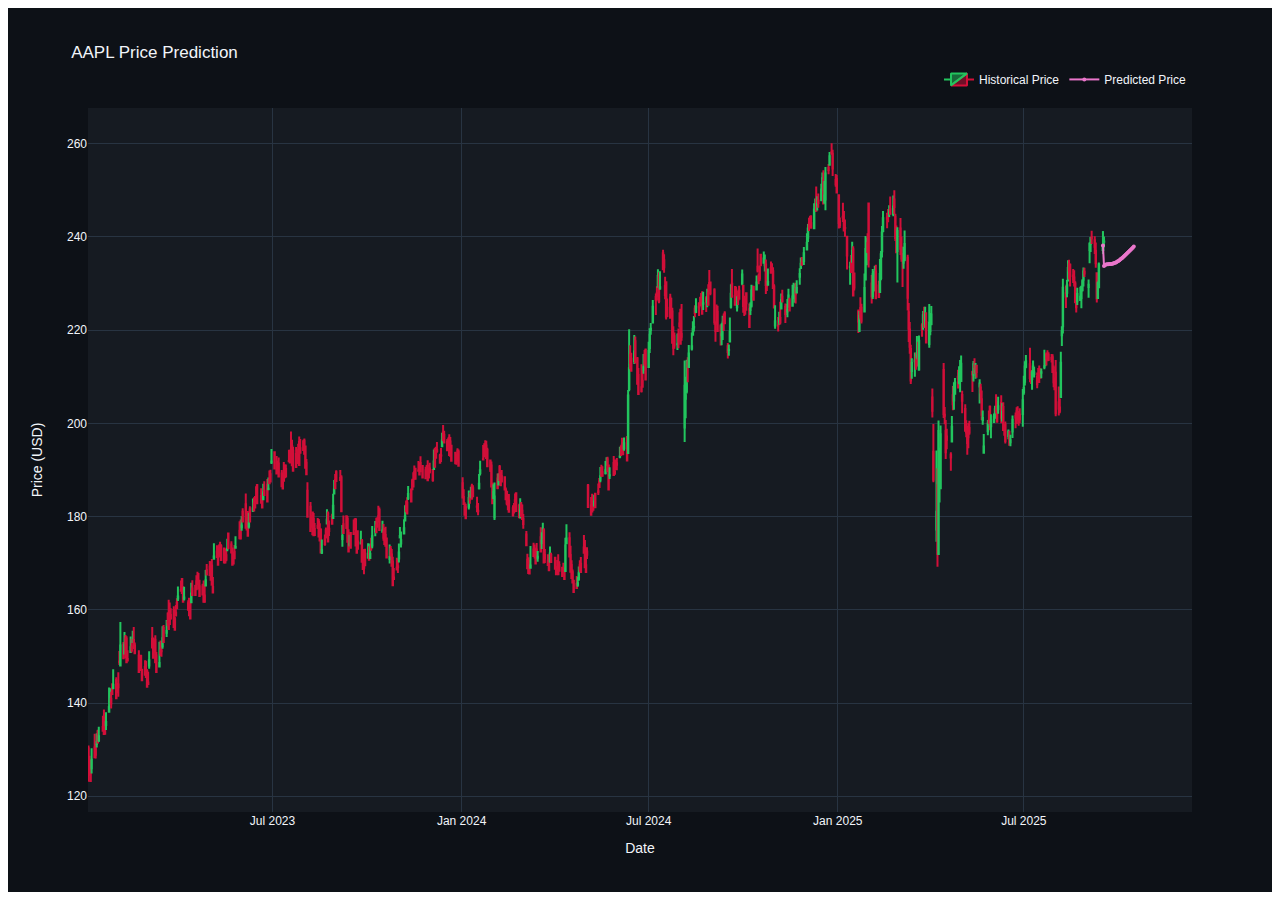
<file: public/predictions/AAPL_chart.html>
<html>
<head><meta charset="utf-8" /></head>
<body>
    <div>                        <script type="text/javascript">window.PlotlyConfig = {MathJaxConfig: 'local'};</script>
        <script charset="utf-8" src="https://cdn.plot.ly/plotly-2.32.0.min.js"></script>                <div id="115b00bb-0eaf-4053-aa41-1dc666c2fb08" class="plotly-graph-div" style="height:100%; width:100%;"></div>            <script type="text/javascript">                                    window.PLOTLYENV=window.PLOTLYENV || {};                                    if (document.getElementById("115b00bb-0eaf-4053-aa41-1dc666c2fb08")) {                    Plotly.newPlot(                        "115b00bb-0eaf-4053-aa41-1dc666c2fb08",                        [{"close":[238.1499938964844,238.9900054931641,123.33065032958984,124.60272216796876,123.28134155273438,127.8173599243164,128.33998107910156,128.91192626953125,131.633544921875,131.55467224121094,132.8859100341797,134.0494842529297,133.32965087890625,133.38877868652344,135.95260620117188,139.1475830078125,140.54782104492188,139.88714599609375,141.95794677734375,143.90052795410156,141.01129150390625,142.2833709716797,143.40748596191406,148.72254943847656,152.3513641357422,149.61990356445312,152.499267578125,149.80723571777344,148.77183532714844,149.1372528076172,151.94204711914062,151.3000946044922,153.40367126464844,151.80377197265625,150.65818786621094,146.6386260986328,147.06332397460938,147.54721069335938,144.89056396484375,146.08560180664062,145.58189392089844,143.50796508789062,144.10052490234375,149.15704345703125,151.9222869873047,149.71995544433594,150.9741668701172,148.72242736816406,146.6584014892578,148.6039581298828,150.6976776123047,151.0926971435547,153.917236328125,153.07777404785156,155.447998046875,157.3046875,155.87266540527344,156.95901489257812,158.26268005371094,156.31712341308594,155.6949005126953,158.77622985839844,160.34649658203125,162.85499572753906,164.1092529296875,163.57595825195312,161.72914123535156,162.6179962158203,160.02059936523438,158.8058319091797,158.11453247070312,163.50682067871094,163.1611785888672,163.18089294433594,164.40554809570312,165.5511474609375,164.58331298828125,162.97354125976562,163.27967834472656,161.739013671875,161.72914123535156,166.3214569091797,167.57571411132812,167.48684692382812,166.44984436035156,165.37338256835938,163.73397827148438,171.41748046875,171.34835815429688,169.6398162841797,171.40760803222656,171.59524536132812,170.66563415527344,170.17115783691406,170.17115783691406,170.78431701660156,173.11825561523438,173.22705078125,172.2776336669922,169.66677856445312,169.94366455078125,171.08099365234375,173.49403381347656,175.34341430664062,175.2939910888672,178.10263061523438,178.953125,177.59825134277344,177.2323455810547,175.85769653320312,178.57733154296875,178.96302795410156,181.76177978515625,181.287109375,181.92002868652344,183.9572906494141,182.8793182373047,182.9683532714844,181.929931640625,184.9363708496093,184.6198883056641,183.2254638671875,185.9846649169922,187.1615600585937,187.49783325195312,191.82948303222656,190.3361358642578,189.2185974121093,189.6932830810547,188.5757598876953,186.52859497070312,186.0044708251953,187.67581176757807,188.43731689453125,188.58566284179688,191.84922790527344,191.5921325683593,192.947006225586,190.99874877929688,189.8218688964844,190.62290954589844,191.4833374023437,192.35362243652344,191.0877227783203,193.6689453125,194.2821044921875,193.4513702392578,190.4547882080078,189.06036376953125,179.98167419433594,176.87635803222656,177.8158416748047,176.22361755371094,176.00604248046875,176.0654296875,177.71926879882812,175.72874450683594,174.85728454589844,172.31222534179688,172.79747009277344,174.1343536376953,175.51087951660156,179.36314392089844,174.6691436767578,176.87750244140625,178.44216918945312,182.33404541015625,185.829818725586,186.0476531982422,187.6222381591797,187.85992431640625,181.13580322265625,175.83766174316406,176.45166015625,177.62022399902344,174.5899200439453,172.5201873779297,174.03533935546875,173.31240844726562,176.24371337890625,177.33303833007812,173.7877655029297,172.24288940429688,173.09454345703125,174.37203979492188,170.29202270507812,168.77685546875,169.03431701660156,169.54930114746094,172.06463623046875,170.7277069091797,171.9755401611328,173.21339416503906,175.7683563232422,177.25381469726562,176.65963745117188,178.0559539794922,178.95712280273438,177.11520385742188,176.98641967773438,175.43165588378906,174.1343536376953,173.75807189941406,171.2030792236328,171.3218994140625,171.75762939453125,169.4403533935547,165.2711639404297,166.5882568359375,168.63819885253906,169.11354064941406,172.28250122070312,175.8475799560547,174.93649291992188,177.49147033691406,180.05636596679688,181.115966796875,180.640625,184.8350982666016,183.24855041503903,185.86639404296875,186.4315948486328,188.1173553466797,188.0974884033203,189.8427276611328,189.03952026367188,189.70388793945312,188.3751373291016,188.1966552734375,188.8015594482422,187.78016662597656,188.3553161621093,189.6344757080078,187.8396911621093,191.7961883544922,190.70542907714844,192.6390380859375,194.0669708251953,191.5581817626953,193.07537841796875,196.29806518554688,196.44683837890625,195.911361694336,194.2454528808593,195.28665161132807,193.19435119628903,193.04559326171875,191.9746856689453,191.4293212890625,191.5284423828125,191.9548492431641,190.9136657714844,184.0814971923828,182.70318603515625,180.38282775878903,179.65895080566406,184.002182006836,183.5857086181641,184.6268768310547,184.0319061279297,184.3591461181641,182.08837890625,181.14634704589844,187.04640197753903,189.9517974853516,192.2622528076172,193.5414123535156,192.8671264648437,192.5398864746093,190.80458068847656,190.120361328125,186.4613494873047,182.85191345214844,185.291244506836,184.28973388671875,186.1043701171875,187.7107696533203,187.8198699951172,186.7390289306641,187.5035095214844,185.8155975341797,183.72067260742188,182.8370361328125,182.54910278320312,181.0101318359375,180.26548767089844,181.02008056640625,183.05545043945312,181.21864318847656,179.86834716796875,181.327865600586,180.1265106201172,179.46127319335938,178.37904357910156,173.85154724121094,168.90704345703125,167.91416931152344,167.79502868652344,169.5126953125,171.51829528808594,171.994873046875,169.9098663330078,171.7665252685547,171.38922119140625,172.48138427734375,174.82455444335938,177.3960723876953,170.14813232421875,171.05165100097656,169.63185119628906,168.5,172.0742950439453,170.25735473632812,168.8177032470703,167.63616943359375,168.4403839111328,167.61634826660156,168.37091064453125,167.24896240234375,168.4602813720703,166.58372497558594,173.7919921875,175.2912139892578,171.45872497558594,168.17233276367188,166.8021697998047,165.84901428222656,163.8235626220703,164.65757751464844,165.71002197265625,167.81491088867188,168.67868041992188,168.09291076660156,172.26296997070312,169.1155548095703,168.09291076660156,171.79629516601562,182.0725250244141,180.4144287109375,181.09950256347656,181.4370880126953,183.25405883789065,181.99139404296875,185.20269775390625,186.34600830078125,188.622802734375,188.7420959472656,188.7719116210937,189.9351501464844,191.2375946044922,189.79595947265625,185.7992401123047,188.8812866210937,188.8912506103516,189.1894989013672,190.18370056152344,191.13815307617188,192.9078826904297,193.2260284423828,194.7372283935547,193.3552703857422,195.7513122558593,192.00314331054688,205.9519805908203,211.83775329589844,213.0009765625,211.2611083984375,215.4169464111328,213.0507202148437,208.4673614501953,206.2900390625,206.936264038086,207.86090087890625,212.01670837402344,212.8618011474609,209.4019012451172,215.49647521972656,218.99612426757807,220.2687225341797,225.03103637695312,226.50247192382807,227.35748291015625,231.63259887695312,226.25390625,229.2067108154297,233.04440307617188,233.4619903564453,227.55633544921875,222.88351440429688,223.01275634765625,222.664779663086,223.7086944580078,217.276123046875,216.2321929931641,216.6994781494141,216.9778594970703,217.5346221923828,220.795654296875,217.09718322753903,218.58848571777344,208.0597381591797,206.03152465820312,208.6065673828125,212.0763702392578,214.98944091796875,216.5222930908203,220.24497985839844,220.69288635253903,223.6790008544922,225.0028381347656,224.84356689453125,225.460693359375,225.3512115478516,223.4898834228516,225.78916931152344,226.12759399414065,226.97366333007807,225.4407958984375,228.7254943847656,227.93917846679688,221.738037109375,219.8269195556641,221.349838256836,219.7970733642578,219.8866424560547,219.09034729003903,221.6285400390625,221.738037109375,221.46926879882807,215.3179168701172,215.78570556640625,219.6676483154297,227.8097686767578,227.14285278320312,225.4208984375,226.31671142578125,225.3213348388672,226.46603393554688,226.73475646972656,231.920639038086,225.1620941162109,225.7294464111328,224.6245880126953,225.7493591308593,220.6630249023437,224.72415161132807,228.4766540527344,227.97897338867188,226.4958953857422,230.2285003662109,232.76670837402344,230.70626831054688,231.07456970214844,233.911361694336,235.384506225586,234.76739501953125,229.6910095214844,229.5018920898437,230.3380126953125,232.3187713623047,232.5875244140625,229.03407287597656,224.8634796142578,221.8773803710937,220.98155212402344,222.41485595703125,221.68826293945312,226.4262084960937,226.1571655273437,223.4368133544922,223.4368133544922,224.3236541748047,227.4127197265625,224.2041015625,227.2134246826172,227.47247314453125,228.18995666503903,227.711654663086,229.05685424804688,232.04624938964844,234.228515625,234.0989532470703,236.4904937744141,238.7424774169922,241.79165649414065,242.150390625,242.18028259277344,241.98098754882807,245.8771514892578,246.8935394287109,245.6180877685547,247.08287048339844,247.2522888183593,250.15196228027344,252.5833435058593,247.1725616455078,248.9063873291016,253.5897674560547,254.36700439453125,257.28668212890625,258.1037292480469,254.6858673095703,251.3078765869141,249.5341796875,242.9874267578125,242.4991607666016,244.1333465576172,241.35321044921875,241.8414764404297,236.0121917724609,233.5708465576172,232.45480346679688,237.028564453125,227.4525604248047,229.16647338867188,221.85243225097656,223.03823852539065,222.86883544921875,221.991943359375,229.04690551757807,237.4171905517578,238.51329040527344,236.7495574951172,235.16519165039065,227.2034454345703,231.9765167236328,231.6476593017578,232.39501953125,226.8247985839844,227.0941162109375,232.051986694336,236.29161071777344,240.9402313232422,244.00274658203125,243.87306213378903,244.27207946777344,245.2297515869141,244.950424194336,246.49664306640625,246.4367828369141,239.77310180664065,236.72056579589844,241.24948120117188,237.4487762451172,235.3539123535156,235.1643829345703,234.75538635253903,238.4862518310547,226.924545288086,220.30075073242188,216.4501800537109,209.16799926757807,212.9687042236328,213.4774627685547,212.1706695556641,214.7144317626953,213.5772247314453,217.737045288086,220.19102478027344,223.2036590576172,220.98907470703125,223.3034210205078,217.3679351806641,221.58761596679688,222.64503479003903,223.34332275390625,202.69384765625,187.92002868652344,181.0169219970703,171.9989776611328,198.3644561767578,189.9550323486328,197.6661529541016,202.02549743652344,201.6464080810547,193.795639038086,196.4990234375,192.6883544921875,199.2522888183593,204.1004180908203,207.8612060546875,208.7689819335937,209.6268920898437,210.6942901611328,211.9811248779297,212.79913330078125,204.8485870361328,198.40435791015625,198.02528381347656,195.7707977294922,197.00778198242188,198.0452423095703,210.5510406494141,212.6886138916016,212.0892944335937,211.2102966308593,211.0205078125,208.54331970214844,206.62550354003903,201.86090087890625,201.13172912597656,195.04864501953125,199.9830474853516,200.1927947998047,199.72332763671875,200.622314453125,201.47134399414065,203.03956604003903,202.590087890625,200.402572631836,203.68882751464844,201.2216339111328,202.44024658203125,198.55465698242188,198.97418212890625,196.227294921875,198.195068359375,195.418212890625,196.35714721679688,200.7721405029297,201.2715759277344,200.07293701171875,201.33151245117188,200.7721405029297,200.85205078125,204.9374084472656,207.5844116210937,212.1991729736328,213.30792236328125,209.7119903564453,209.7719268798828,210.9006500244141,212.1692047119141,210.92062377929688,208.3834991455078,208.8729553222656,209.92176818847656,209.78192138671875,210.9405975341797,212.23912048339844,214.15695190429688,213.9072265625,213.5176696777344,213.6375427246093,213.807357788086,211.030502319336,208.81301879882807,207.334701538086,202.1505889892578,203.11949157714844,202.68995666503903,213.0082550048828,219.7805633544922,229.0900115966797,227.17999267578125,229.6499938964844,233.3300018310547,232.77999877929688,231.58999633789065,230.88999938964844,230.5599975585937,226.009994506836,224.8999938964844,227.759994506836,227.1600036621093,229.3099975585937,230.4900054931641,232.5599975585937,232.13999938964844,229.72000122070312,238.47000122070312,239.77999877929688,239.69000244140625,237.8800048828125,234.3500061035156,226.7899932861328,230.02999877929688,234.07000732421875,238.1499938964844],"decreasing":{"line":{"color":"#d20f39"}},"high":[241.22000122070312,240.1000061035156,130.89999389648438,128.66000366210938,127.7699966430664,130.2899932861328,133.41000366210938,131.25999450683594,133.50999450683594,134.25999450683594,134.9199981689453,137.2899932861328,138.61000061035156,136.25,138.02000427246094,143.32000732421875,143.16000366210938,142.42999267578125,144.25,147.22999572753906,145.5500030517578,144.33999633789062,146.61000061035156,151.17999267578125,157.3800048828125,153.10000610351562,155.22999572753906,154.5800018310547,154.3300018310547,151.33999633789062,154.25999450683594,153.77000427246094,155.5,156.3300018310547,153.0,151.3000030517578,149.9499969482422,150.33999633789062,147.19000244140625,149.1699981689453,149.0800018310547,147.22999572753906,146.7100067138672,151.11000061035156,156.3000030517578,154.02999877929688,153.47000122070312,154.5399932861328,150.94000244140625,153.13999938964844,153.39999389648438,153.25,156.4600067138672,156.74000549316406,157.82000732421875,159.39999389648438,162.13999938964844,161.5500030517578,160.33999633789062,160.77000427246094,158.49000549316406,161.0500030517578,162.47000122070312,165.0,166.2899932861328,166.83999633789062,165.0500030517578,164.9600067138672,162.02999877929688,162.36000061035156,162.05999755859375,165.8000030517578,166.32000732421875,165.38999938964844,167.41000366210938,168.16000366210938,167.8699951171875,166.4499969482422,165.60000610351562,166.30999755859375,165.27999877929688,168.55999755859375,169.85000610351562,170.4499969482422,170.35000610351562,170.9199981689453,167.0399932861328,174.3000030517578,173.85000610351562,173.5399932861328,174.02999877929688,174.58999633789062,174.05999755859375,173.2100067138672,173.13999938964844,172.92999267578125,175.24000549316406,176.38999938964844,174.7100067138672,173.3800048828125,172.4199981689453,173.89999389648438,175.77000427246094,178.99000549316406,179.35000610351562,180.1199951171875,181.77999877929688,184.9499969482422,180.1199951171875,181.2100067138672,180.83999633789065,182.22999572753903,183.88999938964844,184.1499938964844,184.38999938964844,186.5200042724609,186.9900054931641,186.1000061035156,185.4100036621093,187.0500030517578,187.5599975585937,188.0500030517578,188.38999938964844,189.8999938964844,190.07000732421875,194.47999572753903,193.8800048828125,192.97999572753903,192.0200042724609,192.6699981689453,189.9900054931641,189.3000030517578,191.6999969482422,191.19000244140625,191.17999267578125,194.32000732421875,194.3300018310547,198.22999572753903,196.47000122070312,194.97000122070312,194.9100036621093,194.44000244140625,195.63999938964844,197.1999969482422,196.6300048828125,196.4900054931641,196.72999572753903,195.17999267578125,192.3699951171875,187.3800048828125,183.1300048828125,180.2700042724609,180.92999267578125,180.75,178.6199951171875,179.69000244140625,179.47999572753906,178.5399932861328,177.50999450683594,175.10000610351562,176.1300048828125,177.67999267578125,181.5500030517578,181.1000061035156,179.14999389648438,180.58999633789065,184.8999938964844,187.8500061035156,189.1199951171875,189.9199981689453,189.97999572753903,188.8500061035156,178.2100067138672,180.2400054931641,180.3000030517578,180.1300048828125,177.3000030517578,176.10000610351562,176.5,179.3800048828125,179.6300048828125,179.6999969482422,176.3000030517578,177.0800018310547,176.97000122070312,175.1999969482422,173.0399932861328,172.02999877929688,173.07000732421875,174.3000030517578,173.6300048828125,174.2100067138672,175.4499969482422,177.99000549316406,179.0500030517578,179.72000122070312,179.85000610351562,182.33999633789065,181.92999267578125,179.0800018310547,178.4199981689453,177.5800018310547,177.83999633789062,175.4199981689453,174.00999450683594,173.6699981689453,173.05999755859375,171.3800048828125,168.9600067138672,171.1699981689453,170.89999389648438,174.22999572753906,177.77999877929688,176.82000732421875,179.42999267578125,182.44000244140625,183.4499969482422,184.1199951171875,186.57000732421875,186.02999877929688,188.1100006103516,189.5,190.9600067138672,190.3800048828125,191.9100036621093,191.5200042724609,192.92999267578125,190.8999938964844,190.6699981689453,191.0800018310547,192.08999633789065,190.32000732421875,191.5599975585937,190.0500030517578,194.3999938964844,194.759994506836,195.0,195.9900054931641,193.4900054931641,194.72000122070312,198.0,199.6199951171875,198.3999938964844,196.6300048828125,196.9499969482422,197.67999267578125,197.0800018310547,195.4100036621093,193.88999938964844,193.5,194.6600036621093,194.3999938964844,188.44000244140625,185.8800048828125,183.08999633789065,182.759994506836,185.6000061035156,185.1499938964844,186.3999938964844,187.0500030517578,186.7400054931641,184.259994506836,182.92999267578125,189.13999938964844,191.9499969482422,195.3300018310547,195.75,196.3800048828125,196.2700042724609,194.759994506836,192.1999969482422,191.8000030517578,187.1000061035156,186.9499969482422,187.3300018310547,189.25,189.3099975585937,191.0500030517578,189.5399932861328,189.9900054931641,188.6699981689453,186.2100067138672,185.52999877929688,184.4900054931641,184.8500061035156,182.42999267578125,182.88999938964844,184.9600067138672,185.0399932861328,182.759994506836,183.9199981689453,183.1199951171875,182.57000732421875,180.52999877929688,176.89999389648438,172.0399932861328,171.24000549316406,170.72999572753906,173.6999969482422,174.3800048828125,174.02999877929688,173.19000244140625,174.30999755859375,172.6199951171875,177.7100067138672,176.61000061035156,178.6699981689453,177.49000549316406,173.0500030517578,171.94000244140625,171.4199981689453,173.60000610351562,172.22999572753906,171.25,169.33999633789062,170.67999267578125,171.9199981689453,170.38999938964844,169.1999969482422,170.0800018310547,169.08999633789062,175.4600067138672,178.36000061035156,176.6300048828125,173.75999450683594,170.64999389648438,168.63999938964844,166.39999389648438,167.25999450683594,167.0500030517578,169.3000030517578,170.61000061035156,171.33999633789062,176.02999877929688,174.99000549316406,172.7100067138672,173.4199981689453,187.0,184.1999969482422,184.8999938964844,183.07000732421875,184.6600036621093,185.08999633789065,187.1000061035156,188.3000030517578,190.6499938964844,191.1000061035156,190.8099975585937,191.9199981689453,192.72999572753903,192.82000732421875,191.0,190.5800018310547,193.0,192.25,192.17999267578125,192.57000732421875,194.9900054931641,195.32000732421875,196.8999938964844,196.5,196.94000244140625,197.3000030517578,207.1600036621093,220.1999969482422,216.75,215.1699981689453,218.9499969482422,218.6300048828125,214.2400054931641,211.88999938964844,212.6999969482422,211.3800048828125,214.8600006103516,215.7400054931641,216.07000732421875,217.509994506836,220.3800048828125,221.5500030517578,226.4499969482422,227.8500061035156,229.3999938964844,233.0800018310547,232.38999938964844,232.63999938964844,237.22999572753903,236.2700042724609,231.4600067138672,230.44000244140625,226.8000030517578,227.77999877929688,226.94000244140625,224.8000030517578,220.8500061035156,219.4900054931641,219.3000030517578,220.3300018310547,223.82000732421875,224.47999572753903,225.6000061035156,213.5,209.9900054931641,213.63999938964844,214.1999969482422,216.77999877929688,219.509994506836,221.88999938964844,223.02999877929688,225.3500061035156,226.8300018310547,225.9900054931641,227.1699981689453,227.97999572753903,228.33999633789065,228.22000122070312,227.27999877929688,228.8500061035156,229.8600006103516,232.9199981689453,230.3999938964844,229.0,221.77999877929688,225.47999572753903,225.2400054931641,221.2700042724609,221.47999572753903,223.08999633789065,223.5500030517578,224.0399932861328,217.22000122070312,216.8999938964844,222.7100067138672,229.82000732421875,233.08999633789065,229.4499969482422,229.3500061035156,227.2899932861328,228.5,229.5200042724609,233.0,229.6499938964844,227.3699951171875,226.8099975585937,228.0,225.69000244140625,225.97999572753903,229.75,229.5,229.4100036621093,231.72999572753903,237.4900054931641,232.1199951171875,233.8500061035156,236.17999267578125,236.8500061035156,236.22000122070312,235.13999938964844,230.82000732421875,233.22000122070312,234.72999572753903,234.3300018310547,233.47000122070312,229.8300018310547,225.3500061035156,222.7899932861328,223.9499969482422,226.07000732421875,227.8800048828125,228.6600036621093,225.6999969482422,225.58999633789065,226.6499938964844,228.8699951171875,226.9199981689453,229.7400054931641,230.1600036621093,229.92999267578125,230.1600036621093,230.72000122070312,233.25,235.57000732421875,235.69000244140625,237.8099975585937,240.7899932861328,242.759994506836,244.1100006103516,244.5399932861328,244.6300048828125,247.2400054931641,248.2100067138672,250.8000030517578,248.7400054931641,249.2899932861328,251.3800048828125,253.8300018310547,254.27999877929688,252.0,255.0,255.6499938964844,258.2099914550781,260.1000061035156,258.70001220703125,253.5,253.27999877929688,249.1000061035156,244.17999267578125,247.3300018310547,245.5500030517578,243.7100067138672,240.1600036621093,234.6699981689453,236.1199951171875,238.9600067138672,238.009994506836,232.2899932861328,224.4199981689453,224.1199951171875,227.02999877929688,225.6300048828125,232.1499938964844,240.19000244140625,239.8600006103516,240.7899932861328,247.19000244140625,231.8300018310547,233.1300048828125,232.6699981689453,233.8000030517578,234.0,230.58999633789065,235.22999572753903,236.9600067138672,242.33999633789065,245.5500030517578,245.17999267578125,246.009994506836,246.77999877929688,248.69000244140625,248.8600006103516,250.0,244.97999572753903,242.4600067138672,242.08999633789065,244.02999877929688,240.07000732421875,236.5500030517578,237.8600006103516,241.3699951171875,236.1600036621093,225.83999633789065,221.75,216.83999633789065,213.9499969482422,215.22000122070312,215.1499938964844,218.759994506836,217.4900054931641,218.83999633789065,221.47999572753903,224.1000061035156,225.0200042724609,224.9900054931641,223.8099975585937,225.6199951171875,223.67999267578125,225.19000244140625,207.4900054931641,199.8800048828125,194.1499938964844,190.33999633789065,200.6100006103516,194.77999877929688,199.5399932861328,212.94000244140625,203.509994506836,200.6999969482422,198.8300018310547,193.8000030517578,201.58999633789065,208.0,208.8300018310547,209.75,211.5,212.2400054931641,213.5800018310547,214.5599975585937,206.9900054931641,204.1000061035156,200.6499938964844,199.44000244140625,200.0500030517578,200.5399932861328,211.2700042724609,213.3999938964844,213.94000244140625,212.9600067138672,212.57000732421875,209.47999572753903,208.47000122070312,207.0399932861328,202.75,197.6999969482422,200.7400054931641,202.72999572753903,203.8099975585937,201.9600067138672,202.1300048828125,203.7700042724609,206.2400054931641,204.75,205.6999969482422,206.0,204.3500061035156,204.5,199.67999267578125,200.3699951171875,198.69000244140625,198.38999938964844,197.57000732421875,201.6999969482422,202.3000030517578,203.44000244140625,203.6699981689453,202.63999938964844,203.22000122070312,207.38999938964844,210.19000244140625,213.33999633789065,214.6499938964844,216.22999572753903,211.42999267578125,211.3300018310547,213.47999572753903,212.1300048828125,210.9100036621093,211.88999938964844,212.3999938964844,211.8000030517578,211.7899932861328,215.77999877929688,214.9499969482422,215.1499938964844,215.69000244140625,215.2400054931641,214.8500061035156,214.8099975585937,212.38999938964844,209.83999633789065,213.5800018310547,207.8800048828125,205.33999633789065,215.3800048828125,220.8500061035156,231.0,229.5599975585937,230.8000030517578,235.0,235.1199951171875,234.27999877929688,233.1199951171875,232.8699951171875,230.47000122070312,226.5200042724609,229.08999633789065,229.3000030517578,229.4900054931641,230.8999938964844,233.4100036621093,233.3800048828125,230.8500061035156,238.8500061035156,239.8999938964844,241.32000732421875,240.1499938964844,238.77999877929688,232.4199981689453,230.4499969482422,234.509994506836,241.22000122070312],"increasing":{"line":{"color":"#22c55e"}},"low":[236.32000732421875,237.72999572753903,124.16999816894533,125.08000183105467,124.76000213623048,124.88999938964844,129.88999938964844,128.1199951171875,130.4600067138672,131.44000244140625,131.66000366210938,134.1300048828125,135.02999877929688,133.77000427246094,134.22000122070312,137.89999389648438,140.3000030517578,138.80999755859375,141.89999389648438,143.0800018310547,142.85000610351562,142.27999877929688,141.32000732421875,148.1699981689453,147.8300018310547,150.77999877929688,150.63999938964844,151.1699981689453,150.4199981689453,149.22000122070312,150.9199981689453,150.86000061035156,152.8800048828125,153.35000610351562,150.85000610351562,148.41000366210938,147.16000366210938,147.24000549316406,145.72000122070312,147.4499969482422,146.8300018310547,145.00999450683594,143.89999389648438,147.3300018310547,153.4600067138672,151.1300048828125,151.8300018310547,150.22999572753906,147.61000061035156,147.6999969482422,150.10000610351562,149.9199981689453,151.63999938964844,154.27999877929688,154.14999389648438,156.5399932861328,157.80999755859375,157.67999267578125,157.85000610351562,157.8699951171875,155.97999572753906,159.35000610351562,161.27000427246094,161.91000366210938,164.22000122070312,165.11000061035156,161.8000030517578,162.0,160.0800018310547,160.50999450683594,159.77999877929688,161.4199981689453,163.82000732421875,164.02999877929688,165.64999389648438,165.5399932861328,165.55999755859375,164.49000549316406,163.88999938964844,163.72999572753906,162.8000030517578,165.19000244140625,167.8800048828125,168.63999938964844,167.5399932861328,167.16000366210938,164.30999755859375,170.75999450683594,172.11000061035156,171.60000610351562,171.89999389648438,172.1699981689453,171.0,171.47000122070312,171.8000030517578,170.4199981689453,172.5800018310547,174.94000244140625,173.4499969482422,171.27999877929688,170.52000427246094,171.69000244140625,173.11000061035156,176.57000732421875,176.75999450683594,176.92999267578125,179.25999450683594,178.0399932861328,177.42999267578125,177.32000732421875,177.4600067138672,180.6300048828125,180.97000122070312,182.44000244140625,182.0200042724609,183.77999877929688,184.2700042724609,184.4100036621093,182.58999633789065,183.6699981689453,185.009994506836,185.22999572753903,185.6699981689453,187.6000061035156,188.94000244140625,191.259994506836,191.759994506836,190.6199951171875,189.1999969482422,190.2400054931641,187.0399932861328,186.6000061035156,188.47000122070312,189.77999877929688,189.6300048828125,191.8099975585937,192.4199981689453,192.6499938964844,192.5,191.22999572753903,192.25,192.9199981689453,193.32000732421875,192.5500030517578,194.13999938964844,195.259994506836,195.27999877929688,191.8500061035156,190.69000244140625,181.9199981689453,177.35000610351562,177.5800018310547,177.00999450683594,177.60000610351562,176.5500030517578,177.30999755859375,177.0500030517578,176.5,173.47999572753906,171.9600067138672,173.74000549316406,176.25,178.3300018310547,176.00999450683594,175.82000732421875,178.5500030517578,179.5,184.7400054931641,187.47999572753903,188.27999877929688,187.6100006103516,181.47000122070312,173.5399932861328,177.7899932861328,177.33999633789062,174.82000732421875,173.97999572753906,173.5800018310547,173.82000732421875,176.1699981689453,177.1300048828125,175.39999389648438,173.86000061035156,174.0500030517578,174.14999389648438,171.66000366210938,169.0500030517578,167.6199951171875,170.33999633789062,170.92999267578125,170.82000732421875,170.97000122070312,172.67999267578125,173.17999267578125,175.8000030517578,177.9499969482422,177.60000610351562,179.0399932861328,178.13999938964844,176.50999450683594,174.8000030517578,175.11000061035156,175.19000244140625,172.63999938964844,169.92999267578125,171.4499969482422,170.64999389648438,165.6699981689453,166.8300018310547,168.8699951171875,167.89999389648438,170.1199951171875,175.4600067138672,173.35000610351562,176.2100067138672,178.97000122070312,181.58999633789065,181.8099975585937,183.52999877929688,184.2100067138672,186.3000030517578,187.77999877929688,188.6499938964844,188.57000732421875,189.8800048828125,189.7400054931641,190.8300018310547,189.25,188.8999938964844,189.3999938964844,188.97000122070312,188.19000244140625,189.22999572753903,187.4499969482422,190.17999267578125,192.1100006103516,193.58999633789065,193.6699981689453,191.4199981689453,191.72000122070312,194.8500061035156,196.1600036621093,197.0,194.38999938964844,195.88999938964844,194.8300018310547,193.5,192.97000122070312,192.8300018310547,191.08999633789065,193.1699981689453,191.72999572753903,183.88999938964844,183.42999267578125,180.8800048828125,180.1699981689453,181.5,182.72999572753903,183.9199981689453,183.6199951171875,185.19000244140625,180.92999267578125,180.3000030517578,185.8300018310547,188.82000732421875,192.259994506836,193.8300018310547,194.33999633789065,193.1100006103516,191.94000244140625,189.5800018310547,187.47000122070312,184.3500061035156,183.82000732421875,179.25,185.83999633789065,186.7700042724609,188.6100006103516,187.3500061035156,188.0,186.7899932861328,183.509994506836,182.44000244140625,181.3500061035156,181.6699981689453,180.0,180.6600036621093,182.4600067138672,182.22999572753903,180.6499938964844,179.55999755859375,180.1300048828125,179.52999877929688,177.3800048828125,173.7899932861328,169.6199951171875,168.67999267578125,168.49000549316406,168.94000244140625,172.0500030517578,171.00999450683594,170.75999450683594,172.0500030517578,170.2899932861328,173.52000427246094,173.02999877929688,175.08999633789062,170.83999633789062,170.05999755859375,169.4499969482422,169.5800018310547,170.11000061035156,170.50999450683594,169.47999572753906,168.22999572753906,168.5800018310547,168.82000732421875,168.9499969482422,168.24000549316406,168.35000610351562,167.11000061035156,168.16000366210938,174.2100067138672,172.5,168.27000427246094,168.0,166.5500030517578,164.0800018310547,164.77000427246094,164.9199981689453,166.2100067138672,168.14999389648438,169.17999267578125,173.10000610351562,170.0,169.11000061035156,170.88999938964844,182.6600036621093,180.4199981689453,181.32000732421875,181.4499969482422,182.1100006103516,182.1300048828125,184.6199951171875,186.2899932861328,187.3699951171875,189.6600036621093,189.17999267578125,189.009994506836,190.9199981689453,190.2700042724609,186.6300048828125,188.0399932861328,189.1000061035156,189.509994506836,190.6300048828125,189.9100036621093,192.5200042724609,193.02999877929688,194.8699951171875,194.1699981689453,194.13999938964844,192.1499938964844,193.6300048828125,206.8999938964844,211.6000061035156,211.3000030517578,212.72000122070312,213.0,208.8500061035156,207.1100006103516,206.58999633789065,208.6100006103516,210.63999938964844,212.3500061035156,210.3000030517578,211.9199981689453,215.1000061035156,219.02999877929688,221.6499938964844,223.25,226.3699951171875,229.25,225.7700042724609,228.67999267578125,233.08999633789065,232.3300018310547,226.63999938964844,222.2700042724609,223.27999877929688,223.08999633789065,222.67999267578125,217.1300048828125,214.6199951171875,216.009994506836,215.75,216.1199951171875,220.6300048828125,217.0200042724609,217.7100067138672,196.0,201.07000732421875,206.38999938964844,208.8300018310547,211.97000122070312,215.6000061035156,219.009994506836,219.6999969482422,222.759994506836,223.6499938964844,223.0399932861328,225.4499969482422,225.0500030517578,223.8999938964844,224.3300018310547,223.88999938964844,224.88999938964844,225.67999267578125,228.8800048828125,227.47999572753903,221.1699981689453,217.47999572753903,221.5200042724609,219.7700042724609,216.7100067138672,216.72999572753903,217.88999938964844,219.82000732421875,221.9100036621093,213.9199981689453,214.5,217.5399932861328,224.6300048828125,227.6199951171875,225.8099975585937,225.72999572753903,224.0200042724609,225.4100036621093,227.3000030517578,229.6499938964844,223.7400054931641,223.0200042724609,223.32000732421875,224.1300048828125,221.3300018310547,223.25,224.8300018310547,227.1699981689453,227.33999633789065,228.6000061035156,232.3699951171875,229.83999633789065,230.5200042724609,234.009994506836,234.4499969482422,232.6000061035156,227.759994506836,228.4100036621093,229.57000732421875,232.5500030517578,232.32000732421875,229.5500030517578,225.3699951171875,220.2700042724609,219.7100067138672,221.13999938964844,221.19000244140625,224.57000732421875,226.4100036621093,221.5,223.3600006103516,222.759994506836,225.0,224.2700042724609,225.1699981689453,226.6600036621093,225.88999938964844,225.7100067138672,228.0599975585937,229.7400054931641,233.3300018310547,233.8099975585937,233.97000122070312,237.1600036621093,238.8999938964844,241.25,242.1300048828125,242.0800018310547,241.75,245.33999633789065,246.259994506836,245.67999267578125,246.2400054931641,247.6499938964844,249.77999877929688,247.7400054931641,247.08999633789065,245.69000244140625,253.4499969482422,255.2899932861328,257.6300048828125,253.0599975585937,250.75,249.42999267578125,241.82000732421875,241.88999938964844,243.1999969482422,241.3500061035156,240.0500030517578,233.0,229.72000122070312,232.47000122070312,234.42999267578125,228.02999877929688,228.47999572753903,219.3800048828125,219.7899932861328,222.3000030517578,221.4100036621093,223.97999572753903,230.8099975585937,234.009994506836,237.2100067138672,233.44000244140625,225.6999969482422,226.6499938964844,228.2700042724609,230.42999267578125,227.259994506836,227.1999969482422,228.1300048828125,230.67999267578125,235.57000732421875,240.9900054931641,241.83999633789065,243.1600036621093,244.2899932861328,245.22000122070312,244.4199981689453,244.9100036621093,239.1300048828125,237.0599975585937,230.1999969482422,236.1100006103516,234.67999267578125,229.22999572753903,233.1600036621093,234.759994506836,224.22000122070312,217.4499969482422,214.9100036621093,208.4199981689453,209.5800018310547,209.97000122070312,211.4900054931641,213.75,212.22000122070312,211.27999877929688,218.5800018310547,220.0800018310547,220.47000122070312,220.5599975585937,217.67999267578125,216.22999572753903,218.8999938964844,221.0200042724609,201.25,187.33999633789065,174.6199951171875,169.2100067138672,171.88999938964844,183.0,186.0599975585937,201.1600036621093,199.8000030517578,192.3699951171875,194.4199981689453,189.8099975585937,195.97000122070312,202.8000030517578,202.94000244140625,206.1999969482422,207.4600067138672,208.3699951171875,206.6699981689453,208.8999938964844,202.1600036621093,198.2100067138672,197.0200042724609,193.25,194.67999267578125,197.5399932861328,206.75,209.0,210.5800018310547,209.5399932861328,209.7700042724609,204.259994506836,205.02999877929688,200.7100067138672,199.6999969482422,193.4600067138672,197.42999267578125,199.8999938964844,198.509994506836,196.77999877929688,200.1199951171875,200.9600067138672,202.1000061035156,200.1499938964844,202.0500030517578,200.0200042724609,200.57000732421875,198.4100036621093,197.3600006103516,195.6999969482422,196.5599975585937,195.2100067138672,195.07000732421875,196.8600006103516,198.9600067138672,200.1999969482422,200.6199951171875,199.4600067138672,200.0,199.259994506836,206.13999938964844,208.13999938964844,211.8099975585937,208.8000030517578,208.4499969482422,207.22000122070312,210.02999877929688,209.8600006103516,207.5399932861328,208.9199981689453,208.63999938964844,209.58999633789065,209.6999969482422,211.6300048828125,212.22999572753903,212.4100036621093,213.52999877929688,213.3999938964844,213.0599975585937,210.82000732421875,207.72000122070312,207.1600036621093,201.5,201.67999267578125,202.1600036621093,205.58999633789065,216.5800018310547,219.25,224.759994506836,227.07000732421875,230.42999267578125,230.8500061035156,229.33999633789065,230.1100006103516,229.3500061035156,225.7700042724609,223.77999877929688,225.4100036621093,226.22999572753903,224.69000244140625,228.259994506836,229.33999633789065,231.3699951171875,226.97000122070312,234.3600006103516,236.7400054931641,238.4900054931641,236.33999633789065,233.3600006103516,225.9499969482422,226.6499938964844,229.0200042724609,236.3235015869141],"name":"Historical Price","open":[237.17999267578125,238.97000122070312,130.27999877929688,126.88999938964844,127.12999725341795,126.01000213623048,130.47000122070312,130.25999450683594,131.25,133.8800048828125,132.02999877929688,134.8300018310547,136.82000732421875,134.0800018310547,135.27999877929688,138.1199951171875,140.30999755859375,140.88999938964844,143.1699981689453,143.16000366210938,144.9600067138672,142.6999969482422,143.97000122070312,148.89999389648438,148.02999877929688,152.57000732421875,150.63999938964844,153.8800048828125,153.77999877929688,149.4600067138672,150.9499969482422,152.1199951171875,153.11000061035156,153.50999450683594,152.35000610351562,150.1999969482422,148.8699951171875,150.08999633789062,147.11000061035156,147.7100067138672,147.0500030517578,146.8300018310547,144.3800048828125,148.0399932861328,153.7899932861328,153.6999969482422,152.80999755859375,153.55999755859375,150.2100067138672,147.80999755859375,151.27999877929688,151.19000244140625,152.16000366210938,156.0800018310547,155.07000732421875,157.32000732421875,159.3000030517578,158.8300018310547,158.86000061035156,159.94000244140625,157.97000122070312,159.3699951171875,161.52999877929688,162.44000244140625,164.27000427246094,166.60000610351562,164.74000549316406,162.42999267578125,161.4199981689453,162.35000610351562,161.22000122070312,161.6300048828125,164.58999633789062,165.08999633789062,166.10000610351562,165.8000030517578,166.08999633789062,165.0500030517578,165.0,165.19000244140625,163.05999755859375,165.19000244140625,168.49000549316406,169.27999877929688,170.08999633789062,169.5,164.88999938964844,170.97999572753906,172.47999572753906,173.0500030517578,173.02000427246094,173.85000610351562,173.6199951171875,173.16000366210938,171.99000549316406,171.7100067138672,173.0,176.38999938964844,173.97999572753906,173.1300048828125,171.08999633789062,172.41000366210938,173.32000732421875,176.9600067138672,177.3300018310547,177.6999969482422,181.02999877929688,182.6300048828125,179.97000122070312,178.44000244140625,177.89999389648438,181.5,181.2700042724609,182.8000030517578,183.3699951171875,183.9600067138672,186.72999572753903,184.4100036621093,184.8999938964844,183.7400054931641,185.5500030517578,186.8300018310547,185.88999938964844,187.92999267578125,189.0800018310547,191.6300048828125,193.77999877929688,191.57000732421875,189.83999633789065,191.4100036621093,189.259994506836,189.1600036621093,189.67999267578125,190.5,190.22999572753903,191.8999938964844,193.3500061035156,193.1000061035156,195.08999633789065,194.1000061035156,193.4100036621093,193.3300018310547,193.6699981689453,196.0200042724609,194.6699981689453,196.0599975585937,196.2400054931641,195.0399932861328,191.57000732421875,185.5200042724609,182.1300048828125,179.69000244140625,180.8699951171875,179.47999572753906,177.32000732421875,177.97000122070312,178.8800048828125,177.1300048828125,177.13999938964844,172.3000030517578,175.07000732421875,177.05999755859375,178.52000427246094,180.6699981689453,177.3800048828125,180.08999633789062,179.6999969482422,184.94000244140625,187.83999633789065,189.4900054931641,188.27999877929688,188.3999938964844,175.17999267578125,178.35000610351562,180.07000732421875,179.49000549316406,176.50999450683594,174.0,176.47999572753906,176.47999572753906,177.52000427246094,179.25999450683594,174.5500030517578,174.6699981689453,174.1999969482422,174.82000732421875,172.6199951171875,169.33999633789062,172.02000427246094,171.22000122070312,172.25999450683594,171.08999633789062,173.7899932861328,173.8000030517578,176.80999755859375,178.10000610351562,178.1999969482422,180.07000732421875,181.4199981689453,176.75,176.64999389648438,175.5800018310547,176.0399932861328,175.30999755859375,170.91000366210938,173.0500030517578,171.8800048828125,170.3699951171875,166.91000366210938,169.02000427246094,169.35000610351562,171.0,175.52000427246094,174.24000549316406,176.3800048828125,179.17999267578125,182.3500061035156,182.9600067138672,183.97000122070312,185.82000732421875,187.6999969482422,187.8500061035156,189.57000732421875,190.25,189.88999938964844,191.4100036621093,191.4900054931641,190.8699951171875,189.9199981689453,189.77999877929688,190.8999938964844,189.83999633789065,190.3300018310547,189.97999572753903,190.2100067138672,194.4499969482422,193.6300048828125,194.1999969482422,193.1100006103516,193.0800018310547,195.08999633789065,198.0200042724609,197.52999877929688,196.08999633789065,196.1600036621093,196.8999938964844,196.1000061035156,195.17999267578125,193.6100006103516,192.4900054931641,194.13999938964844,193.8999938964844,187.1499938964844,184.22000122070312,182.1499938964844,181.9900054931641,182.08999633789065,183.9199981689453,184.3500061035156,186.5399932861328,186.0599975585937,182.1600036621093,181.2700042724609,186.08999633789065,189.3300018310547,192.3000030517578,195.0200042724609,195.4199981689453,195.22000122070312,194.2700042724609,192.009994506836,190.94000244140625,187.0399932861328,183.9900054931641,179.86000061035156,188.1499938964844,186.8600006103516,190.63999938964844,189.38999938964844,188.6499938964844,188.4199981689453,185.7700042724609,185.32000732421875,183.5500030517578,183.4199981689453,181.7899932861328,181.94000244140625,183.47999572753903,185.009994506836,182.2400054931641,181.1000061035156,182.509994506836,181.2700042724609,179.5500030517578,176.14999389648438,170.75999450683594,171.05999755859375,169.14999389648438,169.0,172.94000244140625,173.14999389648438,172.77000427246094,172.91000366210938,171.1699981689453,175.57000732421875,174.33999633789062,175.72000122070312,177.0500030517578,171.75999450683594,170.57000732421875,170.0,170.41000366210938,171.75,171.19000244140625,169.0800018310547,168.7899932861328,170.2899932861328,169.58999633789062,169.02999877929688,168.6999969482422,168.8000030517578,168.33999633789062,174.25999450683594,175.36000061035156,171.75,169.61000061035156,168.02999877929688,166.2100067138672,165.52000427246094,165.35000610351562,166.5399932861328,169.52999877929688,169.8800048828125,173.3699951171875,173.3300018310547,169.5800018310547,172.50999450683594,186.6499938964844,182.3500061035156,183.4499969482422,182.8500061035156,182.5599975585937,184.8999938964844,185.44000244140625,187.509994506836,187.9100036621093,190.47000122070312,189.509994506836,189.3300018310547,191.08999633789065,192.2700042724609,190.97999572753903,188.82000732421875,191.509994506836,189.6100006103516,190.759994506836,191.44000244140625,192.8999938964844,194.63999938964844,195.3999938964844,195.69000244140625,194.6499938964844,196.8999938964844,193.6499938964844,207.3699951171875,214.7400054931641,213.8500061035156,213.3699951171875,217.58999633789065,213.92999267578125,210.38999938964844,207.72000122070312,209.1499938964844,211.5,214.69000244140625,215.7700042724609,212.08999633789065,216.1499938964844,220.0,221.6499938964844,227.08999633789065,227.92999267578125,229.3000030517578,231.38999938964844,228.9199981689453,236.47999572753903,235.0,229.4499969482422,230.27999877929688,224.82000732421875,227.009994506836,224.3699951171875,224.0,218.92999267578125,218.6999969482422,216.9600067138672,219.19000244140625,221.44000244140625,224.3699951171875,219.1499938964844,199.08999633789065,205.3000030517578,206.8999938964844,213.1100006103516,212.1000061035156,216.07000732421875,219.009994506836,220.57000732421875,224.6000061035156,223.9199981689453,225.72000122070312,225.7700042724609,226.5200042724609,227.7899932861328,225.6600036621093,226.759994506836,226.0,227.9199981689453,230.1000061035156,230.19000244140625,228.5500030517578,221.6600036621093,221.6300048828125,223.9499969482422,220.82000732421875,218.9199981689453,221.4600067138672,222.5,223.5800018310547,216.5399932861328,215.75,217.5500030517578,224.9900054931641,229.97000122070312,227.33999633789065,228.6499938964844,224.92999267578125,227.3000030517578,228.4600067138672,230.0399932861328,229.5200042724609,225.88999938964844,225.13999938964844,227.8999938964844,224.5,224.3000030517578,225.22999572753903,227.77999877929688,229.3000030517578,228.6999969482422,233.6100006103516,231.6000061035156,233.42999267578125,236.17999267578125,234.4499969482422,233.88999938964844,234.0800018310547,229.97999572753903,229.7400054931641,233.32000732421875,233.1000061035156,232.6100006103516,229.33999633789065,220.97000122070312,220.9900054931641,221.8000030517578,222.6100006103516,224.6300048828125,227.1699981689453,225.0,224.5500030517578,224.009994506836,225.0200042724609,226.3999938964844,225.25,226.97999572753903,228.0599975585937,228.8800048828125,228.0599975585937,231.4600067138672,233.3300018310547,234.47000122070312,234.8099975585937,237.2700042724609,239.8099975585937,242.8699951171875,243.9900054931641,242.9100036621093,241.8300018310547,246.88999938964844,247.9600067138672,246.88999938964844,247.82000732421875,247.9900054931641,250.0800018310547,252.1600036621093,247.5,248.0399932861328,254.7700042724609,255.4900054931641,258.19000244140625,257.8299865722656,252.22999572753903,252.44000244140625,248.92999267578125,243.3600006103516,244.3099975585937,242.97999572753903,241.9199981689453,240.009994506836,233.52999877929688,234.75,234.63999938964844,237.3500061035156,232.1199951171875,224.0,219.7899932861328,224.7400054931641,224.77999877929688,224.0200042724609,230.8500061035156,234.1199951171875,238.6699981689453,247.19000244140625,229.9900054931641,227.25,228.52999877929688,231.2899932861328,232.6000061035156,229.57000732421875,228.1999969482422,231.1999969482422,236.9100036621093,241.25,244.1499938964844,244.6600036621093,244.94000244140625,245.9499969482422,244.92999267578125,248.0,244.3300018310547,239.4100036621093,236.9499969482422,241.7899932861328,237.7100067138672,235.4199981689453,234.44000244140625,235.1100006103516,235.5399932861328,223.8099975585937,220.13999938964844,215.9499969482422,211.25,213.3099975585937,214.1600036621093,214.22000122070312,213.9900054931641,211.5599975585937,221.0,220.7700042724609,223.509994506836,221.38999938964844,221.6699981689453,217.009994506836,219.8099975585937,221.32000732421875,205.5399932861328,193.88999938964844,177.1999969482422,186.6999969482422,171.9499969482422,189.07000732421875,186.1000061035156,211.44000244140625,201.8600006103516,198.3600006103516,197.1999969482422,193.2700042724609,196.1199951171875,206.0,204.88999938964844,206.3699951171875,210.0,208.69000244140625,209.3000030517578,209.0800018310547,206.08999633789065,203.1000061035156,198.2100067138672,199.1699981689453,197.72000122070312,199.0,210.97000122070312,210.42999267578125,212.42999267578125,210.9499969482422,212.3600006103516,207.9100036621093,207.6699981689453,205.1699981689453,200.7100067138672,193.6699981689453,198.3000030517578,200.58999633789065,203.5800018310547,199.3699951171875,200.27999877929688,201.3500061035156,202.9100036621093,203.5,203.0,204.38999938964844,200.6000061035156,203.5,199.0800018310547,199.72999572753903,197.3000030517578,197.1999969482422,195.94000244140625,198.2400054931641,201.6300048828125,202.58999633789065,201.4499969482422,201.42999267578125,201.88999938964844,202.009994506836,206.6699981689453,208.9100036621093,212.1499938964844,212.67999267578125,210.1000061035156,209.52999877929688,210.509994506836,210.57000732421875,209.92999267578125,209.22000122070312,210.3000030517578,210.57000732421875,210.8699951171875,212.1000061035156,213.13999938964844,215.0,213.8999938964844,214.6999969482422,214.02999877929688,214.17999267578125,211.8999938964844,208.4900054931641,210.8699951171875,204.509994506836,203.3999938964844,205.6300048828125,218.8800048828125,220.8300018310547,227.9199981689453,228.009994506836,231.07000732421875,234.0599975585937,234.0,231.6999969482422,231.27999877929688,229.97999572753903,226.2700042724609,226.1699981689453,226.47999572753903,226.8699951171875,228.6100006103516,230.82000732421875,232.509994506836,229.25,237.2100067138672,238.4499969482422,240.0,239.3000030517578,237.0,232.19000244140625,226.8800048828125,229.22000122070312,237.17999267578125],"x":["2025-09-16T00:00:00","2025-09-17T00:00:00","2023-01-03T00:00:00","2023-01-04T00:00:00","2023-01-05T00:00:00","2023-01-06T00:00:00","2023-01-09T00:00:00","2023-01-10T00:00:00","2023-01-11T00:00:00","2023-01-12T00:00:00","2023-01-13T00:00:00","2023-01-17T00:00:00","2023-01-18T00:00:00","2023-01-19T00:00:00","2023-01-20T00:00:00","2023-01-23T00:00:00","2023-01-24T00:00:00","2023-01-25T00:00:00","2023-01-26T00:00:00","2023-01-27T00:00:00","2023-01-30T00:00:00","2023-01-31T00:00:00","2023-02-01T00:00:00","2023-02-02T00:00:00","2023-02-03T00:00:00","2023-02-06T00:00:00","2023-02-07T00:00:00","2023-02-08T00:00:00","2023-02-09T00:00:00","2023-02-10T00:00:00","2023-02-13T00:00:00","2023-02-14T00:00:00","2023-02-15T00:00:00","2023-02-16T00:00:00","2023-02-17T00:00:00","2023-02-21T00:00:00","2023-02-22T00:00:00","2023-02-23T00:00:00","2023-02-24T00:00:00","2023-02-27T00:00:00","2023-02-28T00:00:00","2023-03-01T00:00:00","2023-03-02T00:00:00","2023-03-03T00:00:00","2023-03-06T00:00:00","2023-03-07T00:00:00","2023-03-08T00:00:00","2023-03-09T00:00:00","2023-03-10T00:00:00","2023-03-13T00:00:00","2023-03-14T00:00:00","2023-03-15T00:00:00","2023-03-16T00:00:00","2023-03-17T00:00:00","2023-03-20T00:00:00","2023-03-21T00:00:00","2023-03-22T00:00:00","2023-03-23T00:00:00","2023-03-24T00:00:00","2023-03-27T00:00:00","2023-03-28T00:00:00","2023-03-29T00:00:00","2023-03-30T00:00:00","2023-03-31T00:00:00","2023-04-03T00:00:00","2023-04-04T00:00:00","2023-04-05T00:00:00","2023-04-06T00:00:00","2023-04-10T00:00:00","2023-04-11T00:00:00","2023-04-12T00:00:00","2023-04-13T00:00:00","2023-04-14T00:00:00","2023-04-17T00:00:00","2023-04-18T00:00:00","2023-04-19T00:00:00","2023-04-20T00:00:00","2023-04-21T00:00:00","2023-04-24T00:00:00","2023-04-25T00:00:00","2023-04-26T00:00:00","2023-04-27T00:00:00","2023-04-28T00:00:00","2023-05-01T00:00:00","2023-05-02T00:00:00","2023-05-03T00:00:00","2023-05-04T00:00:00","2023-05-05T00:00:00","2023-05-08T00:00:00","2023-05-09T00:00:00","2023-05-10T00:00:00","2023-05-11T00:00:00","2023-05-12T00:00:00","2023-05-15T00:00:00","2023-05-16T00:00:00","2023-05-17T00:00:00","2023-05-18T00:00:00","2023-05-19T00:00:00","2023-05-22T00:00:00","2023-05-23T00:00:00","2023-05-24T00:00:00","2023-05-25T00:00:00","2023-05-26T00:00:00","2023-05-30T00:00:00","2023-05-31T00:00:00","2023-06-01T00:00:00","2023-06-02T00:00:00","2023-06-05T00:00:00","2023-06-06T00:00:00","2023-06-07T00:00:00","2023-06-08T00:00:00","2023-06-09T00:00:00","2023-06-12T00:00:00","2023-06-13T00:00:00","2023-06-14T00:00:00","2023-06-15T00:00:00","2023-06-16T00:00:00","2023-06-20T00:00:00","2023-06-21T00:00:00","2023-06-22T00:00:00","2023-06-23T00:00:00","2023-06-26T00:00:00","2023-06-27T00:00:00","2023-06-28T00:00:00","2023-06-29T00:00:00","2023-06-30T00:00:00","2023-07-03T00:00:00","2023-07-05T00:00:00","2023-07-06T00:00:00","2023-07-07T00:00:00","2023-07-10T00:00:00","2023-07-11T00:00:00","2023-07-12T00:00:00","2023-07-13T00:00:00","2023-07-14T00:00:00","2023-07-17T00:00:00","2023-07-18T00:00:00","2023-07-19T00:00:00","2023-07-20T00:00:00","2023-07-21T00:00:00","2023-07-24T00:00:00","2023-07-25T00:00:00","2023-07-26T00:00:00","2023-07-27T00:00:00","2023-07-28T00:00:00","2023-07-31T00:00:00","2023-08-01T00:00:00","2023-08-02T00:00:00","2023-08-03T00:00:00","2023-08-04T00:00:00","2023-08-07T00:00:00","2023-08-08T00:00:00","2023-08-09T00:00:00","2023-08-10T00:00:00","2023-08-11T00:00:00","2023-08-14T00:00:00","2023-08-15T00:00:00","2023-08-16T00:00:00","2023-08-17T00:00:00","2023-08-18T00:00:00","2023-08-21T00:00:00","2023-08-22T00:00:00","2023-08-23T00:00:00","2023-08-24T00:00:00","2023-08-25T00:00:00","2023-08-28T00:00:00","2023-08-29T00:00:00","2023-08-30T00:00:00","2023-08-31T00:00:00","2023-09-01T00:00:00","2023-09-05T00:00:00","2023-09-06T00:00:00","2023-09-07T00:00:00","2023-09-08T00:00:00","2023-09-11T00:00:00","2023-09-12T00:00:00","2023-09-13T00:00:00","2023-09-14T00:00:00","2023-09-15T00:00:00","2023-09-18T00:00:00","2023-09-19T00:00:00","2023-09-20T00:00:00","2023-09-21T00:00:00","2023-09-22T00:00:00","2023-09-25T00:00:00","2023-09-26T00:00:00","2023-09-27T00:00:00","2023-09-28T00:00:00","2023-09-29T00:00:00","2023-10-02T00:00:00","2023-10-03T00:00:00","2023-10-04T00:00:00","2023-10-05T00:00:00","2023-10-06T00:00:00","2023-10-09T00:00:00","2023-10-10T00:00:00","2023-10-11T00:00:00","2023-10-12T00:00:00","2023-10-13T00:00:00","2023-10-16T00:00:00","2023-10-17T00:00:00","2023-10-18T00:00:00","2023-10-19T00:00:00","2023-10-20T00:00:00","2023-10-23T00:00:00","2023-10-24T00:00:00","2023-10-25T00:00:00","2023-10-26T00:00:00","2023-10-27T00:00:00","2023-10-30T00:00:00","2023-10-31T00:00:00","2023-11-01T00:00:00","2023-11-02T00:00:00","2023-11-03T00:00:00","2023-11-06T00:00:00","2023-11-07T00:00:00","2023-11-08T00:00:00","2023-11-09T00:00:00","2023-11-10T00:00:00","2023-11-13T00:00:00","2023-11-14T00:00:00","2023-11-15T00:00:00","2023-11-16T00:00:00","2023-11-17T00:00:00","2023-11-20T00:00:00","2023-11-21T00:00:00","2023-11-22T00:00:00","2023-11-24T00:00:00","2023-11-27T00:00:00","2023-11-28T00:00:00","2023-11-29T00:00:00","2023-11-30T00:00:00","2023-12-01T00:00:00","2023-12-04T00:00:00","2023-12-05T00:00:00","2023-12-06T00:00:00","2023-12-07T00:00:00","2023-12-08T00:00:00","2023-12-11T00:00:00","2023-12-12T00:00:00","2023-12-13T00:00:00","2023-12-14T00:00:00","2023-12-15T00:00:00","2023-12-18T00:00:00","2023-12-19T00:00:00","2023-12-20T00:00:00","2023-12-21T00:00:00","2023-12-22T00:00:00","2023-12-26T00:00:00","2023-12-27T00:00:00","2023-12-28T00:00:00","2023-12-29T00:00:00","2024-01-02T00:00:00","2024-01-03T00:00:00","2024-01-04T00:00:00","2024-01-05T00:00:00","2024-01-08T00:00:00","2024-01-09T00:00:00","2024-01-10T00:00:00","2024-01-11T00:00:00","2024-01-12T00:00:00","2024-01-16T00:00:00","2024-01-17T00:00:00","2024-01-18T00:00:00","2024-01-19T00:00:00","2024-01-22T00:00:00","2024-01-23T00:00:00","2024-01-24T00:00:00","2024-01-25T00:00:00","2024-01-26T00:00:00","2024-01-29T00:00:00","2024-01-30T00:00:00","2024-01-31T00:00:00","2024-02-01T00:00:00","2024-02-02T00:00:00","2024-02-05T00:00:00","2024-02-06T00:00:00","2024-02-07T00:00:00","2024-02-08T00:00:00","2024-02-09T00:00:00","2024-02-12T00:00:00","2024-02-13T00:00:00","2024-02-14T00:00:00","2024-02-15T00:00:00","2024-02-16T00:00:00","2024-02-20T00:00:00","2024-02-21T00:00:00","2024-02-22T00:00:00","2024-02-23T00:00:00","2024-02-26T00:00:00","2024-02-27T00:00:00","2024-02-28T00:00:00","2024-02-29T00:00:00","2024-03-01T00:00:00","2024-03-04T00:00:00","2024-03-05T00:00:00","2024-03-06T00:00:00","2024-03-07T00:00:00","2024-03-08T00:00:00","2024-03-11T00:00:00","2024-03-12T00:00:00","2024-03-13T00:00:00","2024-03-14T00:00:00","2024-03-15T00:00:00","2024-03-18T00:00:00","2024-03-19T00:00:00","2024-03-20T00:00:00","2024-03-21T00:00:00","2024-03-22T00:00:00","2024-03-25T00:00:00","2024-03-26T00:00:00","2024-03-27T00:00:00","2024-03-28T00:00:00","2024-04-01T00:00:00","2024-04-02T00:00:00","2024-04-03T00:00:00","2024-04-04T00:00:00","2024-04-05T00:00:00","2024-04-08T00:00:00","2024-04-09T00:00:00","2024-04-10T00:00:00","2024-04-11T00:00:00","2024-04-12T00:00:00","2024-04-15T00:00:00","2024-04-16T00:00:00","2024-04-17T00:00:00","2024-04-18T00:00:00","2024-04-19T00:00:00","2024-04-22T00:00:00","2024-04-23T00:00:00","2024-04-24T00:00:00","2024-04-25T00:00:00","2024-04-26T00:00:00","2024-04-29T00:00:00","2024-04-30T00:00:00","2024-05-01T00:00:00","2024-05-02T00:00:00","2024-05-03T00:00:00","2024-05-06T00:00:00","2024-05-07T00:00:00","2024-05-08T00:00:00","2024-05-09T00:00:00","2024-05-10T00:00:00","2024-05-13T00:00:00","2024-05-14T00:00:00","2024-05-15T00:00:00","2024-05-16T00:00:00","2024-05-17T00:00:00","2024-05-20T00:00:00","2024-05-21T00:00:00","2024-05-22T00:00:00","2024-05-23T00:00:00","2024-05-24T00:00:00","2024-05-28T00:00:00","2024-05-29T00:00:00","2024-05-30T00:00:00","2024-05-31T00:00:00","2024-06-03T00:00:00","2024-06-04T00:00:00","2024-06-05T00:00:00","2024-06-06T00:00:00","2024-06-07T00:00:00","2024-06-10T00:00:00","2024-06-11T00:00:00","2024-06-12T00:00:00","2024-06-13T00:00:00","2024-06-14T00:00:00","2024-06-17T00:00:00","2024-06-18T00:00:00","2024-06-20T00:00:00","2024-06-21T00:00:00","2024-06-24T00:00:00","2024-06-25T00:00:00","2024-06-26T00:00:00","2024-06-27T00:00:00","2024-06-28T00:00:00","2024-07-01T00:00:00","2024-07-02T00:00:00","2024-07-03T00:00:00","2024-07-05T00:00:00","2024-07-08T00:00:00","2024-07-09T00:00:00","2024-07-10T00:00:00","2024-07-11T00:00:00","2024-07-12T00:00:00","2024-07-15T00:00:00","2024-07-16T00:00:00","2024-07-17T00:00:00","2024-07-18T00:00:00","2024-07-19T00:00:00","2024-07-22T00:00:00","2024-07-23T00:00:00","2024-07-24T00:00:00","2024-07-25T00:00:00","2024-07-26T00:00:00","2024-07-29T00:00:00","2024-07-30T00:00:00","2024-07-31T00:00:00","2024-08-01T00:00:00","2024-08-02T00:00:00","2024-08-05T00:00:00","2024-08-06T00:00:00","2024-08-07T00:00:00","2024-08-08T00:00:00","2024-08-09T00:00:00","2024-08-12T00:00:00","2024-08-13T00:00:00","2024-08-14T00:00:00","2024-08-15T00:00:00","2024-08-16T00:00:00","2024-08-19T00:00:00","2024-08-20T00:00:00","2024-08-21T00:00:00","2024-08-22T00:00:00","2024-08-23T00:00:00","2024-08-26T00:00:00","2024-08-27T00:00:00","2024-08-28T00:00:00","2024-08-29T00:00:00","2024-08-30T00:00:00","2024-09-03T00:00:00","2024-09-04T00:00:00","2024-09-05T00:00:00","2024-09-06T00:00:00","2024-09-09T00:00:00","2024-09-10T00:00:00","2024-09-11T00:00:00","2024-09-12T00:00:00","2024-09-13T00:00:00","2024-09-16T00:00:00","2024-09-17T00:00:00","2024-09-18T00:00:00","2024-09-19T00:00:00","2024-09-20T00:00:00","2024-09-23T00:00:00","2024-09-24T00:00:00","2024-09-25T00:00:00","2024-09-26T00:00:00","2024-09-27T00:00:00","2024-09-30T00:00:00","2024-10-01T00:00:00","2024-10-02T00:00:00","2024-10-03T00:00:00","2024-10-04T00:00:00","2024-10-07T00:00:00","2024-10-08T00:00:00","2024-10-09T00:00:00","2024-10-10T00:00:00","2024-10-11T00:00:00","2024-10-14T00:00:00","2024-10-15T00:00:00","2024-10-16T00:00:00","2024-10-17T00:00:00","2024-10-18T00:00:00","2024-10-21T00:00:00","2024-10-22T00:00:00","2024-10-23T00:00:00","2024-10-24T00:00:00","2024-10-25T00:00:00","2024-10-28T00:00:00","2024-10-29T00:00:00","2024-10-30T00:00:00","2024-10-31T00:00:00","2024-11-01T00:00:00","2024-11-04T00:00:00","2024-11-05T00:00:00","2024-11-06T00:00:00","2024-11-07T00:00:00","2024-11-08T00:00:00","2024-11-11T00:00:00","2024-11-12T00:00:00","2024-11-13T00:00:00","2024-11-14T00:00:00","2024-11-15T00:00:00","2024-11-18T00:00:00","2024-11-19T00:00:00","2024-11-20T00:00:00","2024-11-21T00:00:00","2024-11-22T00:00:00","2024-11-25T00:00:00","2024-11-26T00:00:00","2024-11-27T00:00:00","2024-11-29T00:00:00","2024-12-02T00:00:00","2024-12-03T00:00:00","2024-12-04T00:00:00","2024-12-05T00:00:00","2024-12-06T00:00:00","2024-12-09T00:00:00","2024-12-10T00:00:00","2024-12-11T00:00:00","2024-12-12T00:00:00","2024-12-13T00:00:00","2024-12-16T00:00:00","2024-12-17T00:00:00","2024-12-18T00:00:00","2024-12-19T00:00:00","2024-12-20T00:00:00","2024-12-23T00:00:00","2024-12-24T00:00:00","2024-12-26T00:00:00","2024-12-27T00:00:00","2024-12-30T00:00:00","2024-12-31T00:00:00","2025-01-02T00:00:00","2025-01-03T00:00:00","2025-01-06T00:00:00","2025-01-07T00:00:00","2025-01-08T00:00:00","2025-01-10T00:00:00","2025-01-13T00:00:00","2025-01-14T00:00:00","2025-01-15T00:00:00","2025-01-16T00:00:00","2025-01-17T00:00:00","2025-01-21T00:00:00","2025-01-22T00:00:00","2025-01-23T00:00:00","2025-01-24T00:00:00","2025-01-27T00:00:00","2025-01-28T00:00:00","2025-01-29T00:00:00","2025-01-30T00:00:00","2025-01-31T00:00:00","2025-02-03T00:00:00","2025-02-04T00:00:00","2025-02-05T00:00:00","2025-02-06T00:00:00","2025-02-07T00:00:00","2025-02-10T00:00:00","2025-02-11T00:00:00","2025-02-12T00:00:00","2025-02-13T00:00:00","2025-02-14T00:00:00","2025-02-18T00:00:00","2025-02-19T00:00:00","2025-02-20T00:00:00","2025-02-21T00:00:00","2025-02-24T00:00:00","2025-02-25T00:00:00","2025-02-26T00:00:00","2025-02-27T00:00:00","2025-02-28T00:00:00","2025-03-03T00:00:00","2025-03-04T00:00:00","2025-03-05T00:00:00","2025-03-06T00:00:00","2025-03-07T00:00:00","2025-03-10T00:00:00","2025-03-11T00:00:00","2025-03-12T00:00:00","2025-03-13T00:00:00","2025-03-14T00:00:00","2025-03-17T00:00:00","2025-03-18T00:00:00","2025-03-19T00:00:00","2025-03-20T00:00:00","2025-03-21T00:00:00","2025-03-24T00:00:00","2025-03-25T00:00:00","2025-03-26T00:00:00","2025-03-27T00:00:00","2025-03-28T00:00:00","2025-03-31T00:00:00","2025-04-01T00:00:00","2025-04-02T00:00:00","2025-04-03T00:00:00","2025-04-04T00:00:00","2025-04-07T00:00:00","2025-04-08T00:00:00","2025-04-09T00:00:00","2025-04-10T00:00:00","2025-04-11T00:00:00","2025-04-14T00:00:00","2025-04-15T00:00:00","2025-04-16T00:00:00","2025-04-17T00:00:00","2025-04-21T00:00:00","2025-04-22T00:00:00","2025-04-23T00:00:00","2025-04-24T00:00:00","2025-04-25T00:00:00","2025-04-28T00:00:00","2025-04-29T00:00:00","2025-04-30T00:00:00","2025-05-01T00:00:00","2025-05-02T00:00:00","2025-05-05T00:00:00","2025-05-06T00:00:00","2025-05-07T00:00:00","2025-05-08T00:00:00","2025-05-09T00:00:00","2025-05-12T00:00:00","2025-05-13T00:00:00","2025-05-14T00:00:00","2025-05-15T00:00:00","2025-05-16T00:00:00","2025-05-19T00:00:00","2025-05-20T00:00:00","2025-05-21T00:00:00","2025-05-22T00:00:00","2025-05-23T00:00:00","2025-05-27T00:00:00","2025-05-28T00:00:00","2025-05-29T00:00:00","2025-05-30T00:00:00","2025-06-02T00:00:00","2025-06-03T00:00:00","2025-06-04T00:00:00","2025-06-05T00:00:00","2025-06-06T00:00:00","2025-06-09T00:00:00","2025-06-10T00:00:00","2025-06-11T00:00:00","2025-06-12T00:00:00","2025-06-13T00:00:00","2025-06-16T00:00:00","2025-06-17T00:00:00","2025-06-18T00:00:00","2025-06-20T00:00:00","2025-06-23T00:00:00","2025-06-24T00:00:00","2025-06-25T00:00:00","2025-06-26T00:00:00","2025-06-27T00:00:00","2025-06-30T00:00:00","2025-07-01T00:00:00","2025-07-02T00:00:00","2025-07-03T00:00:00","2025-07-07T00:00:00","2025-07-08T00:00:00","2025-07-09T00:00:00","2025-07-10T00:00:00","2025-07-11T00:00:00","2025-07-14T00:00:00","2025-07-15T00:00:00","2025-07-16T00:00:00","2025-07-17T00:00:00","2025-07-18T00:00:00","2025-07-21T00:00:00","2025-07-22T00:00:00","2025-07-23T00:00:00","2025-07-24T00:00:00","2025-07-25T00:00:00","2025-07-28T00:00:00","2025-07-29T00:00:00","2025-07-30T00:00:00","2025-07-31T00:00:00","2025-08-01T00:00:00","2025-08-04T00:00:00","2025-08-05T00:00:00","2025-08-06T00:00:00","2025-08-07T00:00:00","2025-08-08T00:00:00","2025-08-11T00:00:00","2025-08-12T00:00:00","2025-08-13T00:00:00","2025-08-14T00:00:00","2025-08-15T00:00:00","2025-08-18T00:00:00","2025-08-19T00:00:00","2025-08-20T00:00:00","2025-08-21T00:00:00","2025-08-22T00:00:00","2025-08-25T00:00:00","2025-08-26T00:00:00","2025-08-27T00:00:00","2025-08-28T00:00:00","2025-08-29T00:00:00","2025-09-02T00:00:00","2025-09-03T00:00:00","2025-09-04T00:00:00","2025-09-05T00:00:00","2025-09-08T00:00:00","2025-09-09T00:00:00","2025-09-10T00:00:00","2025-09-11T00:00:00","2025-09-12T00:00:00","2025-09-16T00:00:00"],"type":"candlestick"},{"hovertemplate":"\u003cb\u003eDate\u003c\u002fb\u003e: %{x|%Y-%m-%d}\u003cbr\u003e\u003cb\u003ePredicted Price\u003c\u002fb\u003e: $%{y:.2f}\u003cextra\u003e\u003c\u002fextra\u003e","line":{"color":"#ea76cb","width":2},"marker":{"size":4},"mode":"lines+markers","name":"Predicted Price","x":["2025-09-16T00:00:00","2025-09-17T00:00:00","2025-09-18T00:00:00","2025-09-19T00:00:00","2025-09-20T00:00:00","2025-09-21T00:00:00","2025-09-22T00:00:00","2025-09-23T00:00:00","2025-09-24T00:00:00","2025-09-25T00:00:00","2025-09-26T00:00:00","2025-09-27T00:00:00","2025-09-28T00:00:00","2025-09-29T00:00:00","2025-09-30T00:00:00","2025-10-01T00:00:00","2025-10-02T00:00:00","2025-10-03T00:00:00","2025-10-04T00:00:00","2025-10-05T00:00:00","2025-10-06T00:00:00","2025-10-07T00:00:00","2025-10-08T00:00:00","2025-10-09T00:00:00","2025-10-10T00:00:00","2025-10-11T00:00:00","2025-10-12T00:00:00","2025-10-13T00:00:00","2025-10-14T00:00:00","2025-10-15T00:00:00","2025-10-16T00:00:00"],"y":[238.1499938964844,233.77217359820497,233.9731388996879,234.07647434481623,234.12609689506644,234.14992375522706,234.16519223222713,234.18288759346615,234.20993690587784,234.25065552322485,234.30767926679982,234.38222157872224,234.47466015289683,234.5846896197836,234.71154655553255,234.85404162614577,235.0108408488959,235.18040130400186,235.3611800716826,235.55159405195445,235.75011639711738,235.95527651175507,236.1657243410591,236.38019822666683,236.59755705082353,236.8167722003418,237.03699185492587,237.25733205011784,237.47719811891875,237.69595521412703,237.91308902914898],"type":"scatter"}],                        {"template":{"data":{"barpolar":[{"marker":{"line":{"color":"rgb(17,17,17)","width":0.5},"pattern":{"fillmode":"overlay","size":10,"solidity":0.2}},"type":"barpolar"}],"bar":[{"error_x":{"color":"#f2f5fa"},"error_y":{"color":"#f2f5fa"},"marker":{"line":{"color":"rgb(17,17,17)","width":0.5},"pattern":{"fillmode":"overlay","size":10,"solidity":0.2}},"type":"bar"}],"carpet":[{"aaxis":{"endlinecolor":"#A2B1C6","gridcolor":"#506784","linecolor":"#506784","minorgridcolor":"#506784","startlinecolor":"#A2B1C6"},"baxis":{"endlinecolor":"#A2B1C6","gridcolor":"#506784","linecolor":"#506784","minorgridcolor":"#506784","startlinecolor":"#A2B1C6"},"type":"carpet"}],"choropleth":[{"colorbar":{"outlinewidth":0,"ticks":""},"type":"choropleth"}],"contourcarpet":[{"colorbar":{"outlinewidth":0,"ticks":""},"type":"contourcarpet"}],"contour":[{"colorbar":{"outlinewidth":0,"ticks":""},"colorscale":[[0.0,"#0d0887"],[0.1111111111111111,"#46039f"],[0.2222222222222222,"#7201a8"],[0.3333333333333333,"#9c179e"],[0.4444444444444444,"#bd3786"],[0.5555555555555556,"#d8576b"],[0.6666666666666666,"#ed7953"],[0.7777777777777778,"#fb9f3a"],[0.8888888888888888,"#fdca26"],[1.0,"#f0f921"]],"type":"contour"}],"heatmapgl":[{"colorbar":{"outlinewidth":0,"ticks":""},"colorscale":[[0.0,"#0d0887"],[0.1111111111111111,"#46039f"],[0.2222222222222222,"#7201a8"],[0.3333333333333333,"#9c179e"],[0.4444444444444444,"#bd3786"],[0.5555555555555556,"#d8576b"],[0.6666666666666666,"#ed7953"],[0.7777777777777778,"#fb9f3a"],[0.8888888888888888,"#fdca26"],[1.0,"#f0f921"]],"type":"heatmapgl"}],"heatmap":[{"colorbar":{"outlinewidth":0,"ticks":""},"colorscale":[[0.0,"#0d0887"],[0.1111111111111111,"#46039f"],[0.2222222222222222,"#7201a8"],[0.3333333333333333,"#9c179e"],[0.4444444444444444,"#bd3786"],[0.5555555555555556,"#d8576b"],[0.6666666666666666,"#ed7953"],[0.7777777777777778,"#fb9f3a"],[0.8888888888888888,"#fdca26"],[1.0,"#f0f921"]],"type":"heatmap"}],"histogram2dcontour":[{"colorbar":{"outlinewidth":0,"ticks":""},"colorscale":[[0.0,"#0d0887"],[0.1111111111111111,"#46039f"],[0.2222222222222222,"#7201a8"],[0.3333333333333333,"#9c179e"],[0.4444444444444444,"#bd3786"],[0.5555555555555556,"#d8576b"],[0.6666666666666666,"#ed7953"],[0.7777777777777778,"#fb9f3a"],[0.8888888888888888,"#fdca26"],[1.0,"#f0f921"]],"type":"histogram2dcontour"}],"histogram2d":[{"colorbar":{"outlinewidth":0,"ticks":""},"colorscale":[[0.0,"#0d0887"],[0.1111111111111111,"#46039f"],[0.2222222222222222,"#7201a8"],[0.3333333333333333,"#9c179e"],[0.4444444444444444,"#bd3786"],[0.5555555555555556,"#d8576b"],[0.6666666666666666,"#ed7953"],[0.7777777777777778,"#fb9f3a"],[0.8888888888888888,"#fdca26"],[1.0,"#f0f921"]],"type":"histogram2d"}],"histogram":[{"marker":{"pattern":{"fillmode":"overlay","size":10,"solidity":0.2}},"type":"histogram"}],"mesh3d":[{"colorbar":{"outlinewidth":0,"ticks":""},"type":"mesh3d"}],"parcoords":[{"line":{"colorbar":{"outlinewidth":0,"ticks":""}},"type":"parcoords"}],"pie":[{"automargin":true,"type":"pie"}],"scatter3d":[{"line":{"colorbar":{"outlinewidth":0,"ticks":""}},"marker":{"colorbar":{"outlinewidth":0,"ticks":""}},"type":"scatter3d"}],"scattercarpet":[{"marker":{"colorbar":{"outlinewidth":0,"ticks":""}},"type":"scattercarpet"}],"scattergeo":[{"marker":{"colorbar":{"outlinewidth":0,"ticks":""}},"type":"scattergeo"}],"scattergl":[{"marker":{"line":{"color":"#283442"}},"type":"scattergl"}],"scattermapbox":[{"marker":{"colorbar":{"outlinewidth":0,"ticks":""}},"type":"scattermapbox"}],"scatterpolargl":[{"marker":{"colorbar":{"outlinewidth":0,"ticks":""}},"type":"scatterpolargl"}],"scatterpolar":[{"marker":{"colorbar":{"outlinewidth":0,"ticks":""}},"type":"scatterpolar"}],"scatter":[{"marker":{"line":{"color":"#283442"}},"type":"scatter"}],"scatterternary":[{"marker":{"colorbar":{"outlinewidth":0,"ticks":""}},"type":"scatterternary"}],"surface":[{"colorbar":{"outlinewidth":0,"ticks":""},"colorscale":[[0.0,"#0d0887"],[0.1111111111111111,"#46039f"],[0.2222222222222222,"#7201a8"],[0.3333333333333333,"#9c179e"],[0.4444444444444444,"#bd3786"],[0.5555555555555556,"#d8576b"],[0.6666666666666666,"#ed7953"],[0.7777777777777778,"#fb9f3a"],[0.8888888888888888,"#fdca26"],[1.0,"#f0f921"]],"type":"surface"}],"table":[{"cells":{"fill":{"color":"#506784"},"line":{"color":"rgb(17,17,17)"}},"header":{"fill":{"color":"#2a3f5f"},"line":{"color":"rgb(17,17,17)"}},"type":"table"}]},"layout":{"annotationdefaults":{"arrowcolor":"#f2f5fa","arrowhead":0,"arrowwidth":1},"autotypenumbers":"strict","coloraxis":{"colorbar":{"outlinewidth":0,"ticks":""}},"colorscale":{"diverging":[[0,"#8e0152"],[0.1,"#c51b7d"],[0.2,"#de77ae"],[0.3,"#f1b6da"],[0.4,"#fde0ef"],[0.5,"#f7f7f7"],[0.6,"#e6f5d0"],[0.7,"#b8e186"],[0.8,"#7fbc41"],[0.9,"#4d9221"],[1,"#276419"]],"sequential":[[0.0,"#0d0887"],[0.1111111111111111,"#46039f"],[0.2222222222222222,"#7201a8"],[0.3333333333333333,"#9c179e"],[0.4444444444444444,"#bd3786"],[0.5555555555555556,"#d8576b"],[0.6666666666666666,"#ed7953"],[0.7777777777777778,"#fb9f3a"],[0.8888888888888888,"#fdca26"],[1.0,"#f0f921"]],"sequentialminus":[[0.0,"#0d0887"],[0.1111111111111111,"#46039f"],[0.2222222222222222,"#7201a8"],[0.3333333333333333,"#9c179e"],[0.4444444444444444,"#bd3786"],[0.5555555555555556,"#d8576b"],[0.6666666666666666,"#ed7953"],[0.7777777777777778,"#fb9f3a"],[0.8888888888888888,"#fdca26"],[1.0,"#f0f921"]]},"colorway":["#636efa","#EF553B","#00cc96","#ab63fa","#FFA15A","#19d3f3","#FF6692","#B6E880","#FF97FF","#FECB52"],"font":{"color":"#f2f5fa"},"geo":{"bgcolor":"rgb(17,17,17)","lakecolor":"rgb(17,17,17)","landcolor":"rgb(17,17,17)","showlakes":true,"showland":true,"subunitcolor":"#506784"},"hoverlabel":{"align":"left"},"hovermode":"closest","mapbox":{"style":"dark"},"paper_bgcolor":"rgb(17,17,17)","plot_bgcolor":"rgb(17,17,17)","polar":{"angularaxis":{"gridcolor":"#506784","linecolor":"#506784","ticks":""},"bgcolor":"rgb(17,17,17)","radialaxis":{"gridcolor":"#506784","linecolor":"#506784","ticks":""}},"scene":{"xaxis":{"backgroundcolor":"rgb(17,17,17)","gridcolor":"#506784","gridwidth":2,"linecolor":"#506784","showbackground":true,"ticks":"","zerolinecolor":"#C8D4E3"},"yaxis":{"backgroundcolor":"rgb(17,17,17)","gridcolor":"#506784","gridwidth":2,"linecolor":"#506784","showbackground":true,"ticks":"","zerolinecolor":"#C8D4E3"},"zaxis":{"backgroundcolor":"rgb(17,17,17)","gridcolor":"#506784","gridwidth":2,"linecolor":"#506784","showbackground":true,"ticks":"","zerolinecolor":"#C8D4E3"}},"shapedefaults":{"line":{"color":"#f2f5fa"}},"sliderdefaults":{"bgcolor":"#C8D4E3","bordercolor":"rgb(17,17,17)","borderwidth":1,"tickwidth":0},"ternary":{"aaxis":{"gridcolor":"#506784","linecolor":"#506784","ticks":""},"baxis":{"gridcolor":"#506784","linecolor":"#506784","ticks":""},"bgcolor":"rgb(17,17,17)","caxis":{"gridcolor":"#506784","linecolor":"#506784","ticks":""}},"title":{"x":0.05},"updatemenudefaults":{"bgcolor":"#506784","borderwidth":0},"xaxis":{"automargin":true,"gridcolor":"#283442","linecolor":"#506784","ticks":"","title":{"standoff":15},"zerolinecolor":"#283442","zerolinewidth":2},"yaxis":{"automargin":true,"gridcolor":"#283442","linecolor":"#506784","ticks":"","title":{"standoff":15},"zerolinecolor":"#283442","zerolinewidth":2}}},"xaxis":{"rangeslider":{"visible":false},"title":{"text":"Date"}},"legend":{"orientation":"h","yanchor":"bottom","y":1.02,"xanchor":"right","x":1},"title":{"text":"AAPL Price Prediction"},"yaxis":{"title":{"text":"Price (USD)"}},"paper_bgcolor":"#0d1117","plot_bgcolor":"#161b22"},                        {"responsive": true}                    )                };                            </script>        </div>
</body>
</html>
</file>
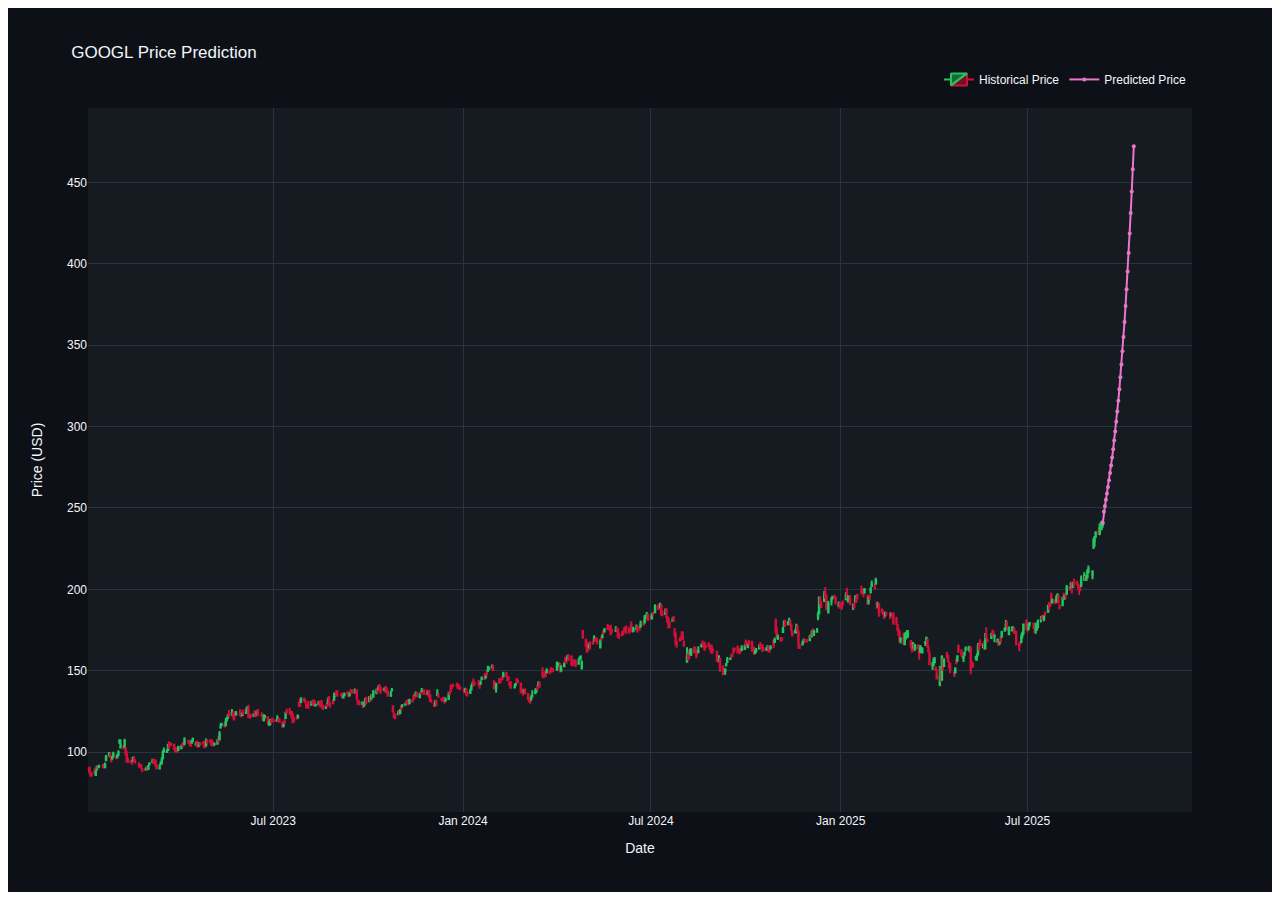
<file: public/predictions/GOOGL_chart.html>
<html>
<head><meta charset="utf-8" /></head>
<body>
    <div>                        <script type="text/javascript">window.PlotlyConfig = {MathJaxConfig: 'local'};</script>
        <script charset="utf-8" src="https://cdn.plot.ly/plotly-2.32.0.min.js"></script>                <div id="de44e515-5228-4637-b895-aff6ff13f5f8" class="plotly-graph-div" style="height:100%; width:100%;"></div>            <script type="text/javascript">                                    window.PLOTLYENV=window.PLOTLYENV || {};                                    if (document.getElementById("de44e515-5228-4637-b895-aff6ff13f5f8")) {                    Plotly.newPlot(                        "de44e515-5228-4637-b895-aff6ff13f5f8",                        [{"close":[88.50955200195312,87.47666931152344,85.60954284667969,86.74172973632812,87.41707611083984,87.81433868408203,90.89310455322266,90.50576782226562,91.4889907836914,90.6646728515625,90.495849609375,92.41262817382812,97.34857177734376,99.1064453125,97.03076934814452,94.5677490234375,96.85199737548828,98.6893310546875,96.27598571777344,98.16295623779295,99.7420654296875,107.0019989013672,104.06227111816406,102.19514465332033,106.9026870727539,98.6893310546875,94.35919952392578,93.92221069335938,93.9619369506836,94.03145599365234,96.27598571777344,94.85577392578124,93.7037124633789,91.16124725341795,91.02220916748048,90.26741790771484,88.51947021484375,89.25440216064453,89.44310760498047,89.74105834960938,91.36981201171876,93.00850677490234,94.47837829589844,93.21707153320312,93.60440063476562,91.6876220703125,90.00919342041016,90.48590850830078,93.32633209228516,95.45166015625,99.63282012939452,100.92391967773438,100.52666473388672,104.20130920410156,102.66193389892578,104.87665557861328,104.71774291992188,101.75816345214844,100.33795928955078,100.69549560546876,100.19891357421876,103.01947784423828,103.64514923095705,104.002685546875,103.75440216064452,107.67733764648438,105.71089935302734,104.6283721923828,103.92323303222656,106.69412231445312,108.12425994873048,105.2441177368164,103.78418731689452,103.46637725830078,104.56877899169922,104.68795776367188,105.2441177368164,103.1386489868164,102.9996109008789,106.85302734375,106.604736328125,106.46569061279295,104.59856414794922,104.68795776367188,103.97289276123048,104.84686279296876,107.03179168701172,106.61466217041016,110.98452758789062,115.77151489257812,116.705078125,115.71192932128906,118.69136810302734,120.01226806640624,121.98863220214844,121.91911315917967,124.19343566894533,121.7204818725586,120.07185363769533,122.63418579101562,123.75643920898438,122.8228759765625,122.02835845947266,122.8725357055664,123.81602478027344,125.14685821533205,126.43795013427734,121.660888671875,121.30335998535156,121.39274597167967,122.7930908203125,122.98178100585938,122.8228759765625,124.233154296875,122.683837890625,122.2567901611328,119.72425842285156,122.30643463134766,121.50199127197266,117.52938079833984,117.51946258544922,119.35678100585938,118.28417205810548,118.88006591796876,119.07870483398438,120.91602325439452,119.28726196289062,118.66158294677734,115.65233612060548,116.33760833740234,118.11534118652344,123.68692016601562,124.5608901977539,123.79615783691406,122.91226959228516,121.19410705566406,118.3834991455078,119.1978759765625,120.6975326538086,121.37287902832033,128.38453674316406,128.51361083984375,131.6718292236328,131.81089782714844,130.64891052246094,127.50062561035156,127.57013702392578,127.2324676513672,130.62904357910156,130.4999237060547,128.77183532714844,128.8016357421875,128.6725311279297,130.43038940429688,128.89100646972656,127.81842041015624,129.0300750732422,126.5869140625,127.49066925048828,128.19581604003906,131.46327209472656,128.89100646972656,128.9903564453125,130.1125946044922,133.64822387695312,134.9492645263672,135.2372589111328,134.73072814941406,134.83999633789062,133.53897094726562,134.33348083496094,135.44581604003906,135.98211669921875,134.4129180908203,135.7735595703125,137.15403747558594,136.45884704589844,137.26329040527344,137.0944366455078,132.82391357421875,129.5465087890625,129.35780334472656,130.21192932128906,127.6893310546875,129.6457977294922,131.40370178222656,129.96363830566406,133.25096130371094,131.5228729248047,134.3136444091797,134.14479064941406,136.63758850097656,137.47186279296875,137.1143035888672,139.58724975585938,138.01809692382812,136.4191131591797,138.14720153808594,138.76295471191406,137.01499938964844,136.8064422607422,134.6711883544922,135.5649871826172,137.8591766357422,124.74958801269533,121.44239807128906,121.33314514160156,123.6074676513672,123.23007202148438,125.58384704589844,126.61671447753906,128.21571350097656,129.35780334472656,130.07286071777344,130.93690490722656,129.347900390625,131.68177795410156,131.18519592285156,132.7047119140625,133.69786071777344,135.99205017089844,134.38314819335938,135.3166961669922,136.0317840576172,137.5413818359375,135.75369262695312,135.4756317138672,136.2602081298828,134.06532287597656,131.62217712402344,130.95675659179688,128.38453674316406,130.09275817871094,129.12937927246094,135.99205017089844,134.06532287597656,132.37696838378906,131.6122589111328,131.6619110107422,131.03622436523438,131.6917266845703,134.8697967529297,135.71397399902344,137.3923797607422,139.4581298828125,140.52084350585938,140.55059814453125,139.4084930419922,139.2694549560547,138.733154296875,137.22354125976562,137.96839904785156,135.4557342529297,134.8002471923828,137.88894653320312,139.98452758789062,141.30538940429688,141.1067657470703,141.6728515625,141.5139617919922,140.50094604492188,142.49717712402344,145.37733459472656,144.989990234375,146.0327911376953,147.6814422607422,150.82969665527344,151.14752197265625,152.45846557617188,150.42251586914062,139.1403350830078,140.19305419921875,141.4047393798828,142.69580078125,143.11294555664062,144.54307556152344,144.91053771972656,147.9793701171875,146.51942443847656,144.14581298828125,144.94033813476562,141.79205322265625,139.55746459960938,140.15333557128906,141.57354736328125,143.10301208496094,142.97389221191406,136.627685546875,137.92869567871094,135.44581604003906,137.51156616210938,136.2006072998047,132.4365997314453,131.76123046875,130.4999237060547,133.45950317382812,134.4824676513672,136.7269744873047,137.55130004882812,138.8324432373047,142.1197967529297,140.2129364013672,146.66839599609375,146.0228729248047,147.72116088867188,146.58897399902344,149.73724365234375,149.04205322265625,149.63792419433594,149.83656311035156,149.89613342285156,154.4249267578125,153.50128173828125,153.8588104248047,149.49888610839844,151.45538330078125,153.789306640625,155.52731323242188,155.07046508789062,158.31808471679688,156.6495819091797,153.79922485351562,153.34237670898438,154.40505981445312,154.9413604736328,153.0345001220703,155.20950317382812,157.1759490966797,158.0399932861328,154.93141174316406,170.77215576171875,165.0118865966797,161.6649627685547,162.73757934570312,165.47866821289062,166.09445190429688,166.9485626220703,170.07696533203125,168.2197723388672,168.79580688476562,167.49476623535156,167.98141479492188,169.17318725585938,171.32833862304688,172.9868927001953,174.85400390625,175.7081298828125,176.6317596435547,175.17184448242188,172.36122131347656,173.79136657714844,175.19168090820312,174.6951141357422,170.93106079101562,171.3184051513672,171.9838104248047,172.5995635986328,174.2084503173828,175.5194091796875,173.26498413085938,174.01068115234375,175.6114959716797,176.77481079101562,174.1598358154297,175.78050231933594,176.22796630859375,174.09022521972656,175.29331970214844,178.6042938232422,178.1966552734375,182.97918701171875,182.8300628662109,184.351303100586,181.10992431640625,181.94512939453125,184.1822662353516,184.75897216796875,189.51168823242188,187.9506378173828,187.90090942382807,190.08834838867188,184.5104217529297,184.0132598876953,185.46490478515625,182.8698272705078,179.9863739013672,176.67538452148438,176.6455535888672,180.63267517089844,180.75196838378903,171.644287109375,166.3248291015625,166.04641723632812,168.56198120117188,169.31764221191406,170.56048583984375,169.7849578857422,165.70835876464844,158.34068298339844,157.3861541748047,158.03244018554688,161.1048126220703,162.73544311523438,161.36331176757812,163.22262573242188,159.4542694091797,160.3789825439453,162.0294952392578,165.71832275390625,166.2253875732422,164.90298461914062,162.86468505859375,164.67431640625,165.2112274169922,163.7396697998047,161.92013549804688,160.85623168945312,162.44711303710938,156.4614715576172,155.55667114257812,156.3421630859375,150.0582275390625,148.05706787109375,148.0072784423828,150.49630737304688,154.01080322265625,156.76866149902344,157.3660125732422,158.6204833984375,159.1083221435547,161.4281005859375,162.87173461914062,161.13938903808594,161.5774383544922,160.78097534179688,162.01548767089844,163.23016357421875,165.12181091308594,166.25682067871094,165.13177490234375,165.13177490234375,166.32650756835938,162.264404296875,163.65826416015625,161.14932250976562,161.3683624267578,162.5232696533203,164.23573303222656,164.7335205078125,164.43484497070312,162.21461486816406,162.70249938964844,163.34963989257812,164.41493225097656,162.06527709960938,162.00555419921875,164.54434204101562,165.9879913330078,168.9349822998047,173.6940155029297,170.35870361328125,170.5379180908203,168.49693298339844,168.99473571777344,175.73500061035156,179.95640563964844,177.56692504882812,179.55813598632812,180.82257080078125,178.09458923339844,174.80909729003906,171.732666015625,174.5303192138672,177.3379364013672,175.2073211669922,166.89401245117188,164.03659057617188,166.9138946533203,168.37745666503906,168.48695373535156,168.2082061767578,170.73704528808594,170.58770751953125,173.60440063476562,171.8820037841797,173.9429168701172,174.8001251220703,184.5682678222656,194.76502990722656,191.3361968994141,189.2031707763672,196.0209350585937,194.7849578857422,187.7877655029297,187.8973999023437,190.7880096435547,193.9975433349609,195.47271728515625,194.96438598632807,192.1335906982422,190.6185607910156,188.6848602294922,188.8144378662109,191.166748046875,196.23025512695312,194.8547515869141,193.3197479248047,191.4159393310547,190.3892822265625,189.04367065429688,194.9145355224609,192.2831268310547,195.36306762695312,197.4064178466797,197.72537231445312,197.336654663086,199.5594024658203,191.1866912841797,194.6653594970703,194.7749938964844,200.21725463867188,203.3570098876953,200.57606506347656,205.70936584472656,190.708251953125,190.9773864746093,184.7377014160156,185.86404418945312,184.71778869628903,183.01333618164065,185.5351104736328,184.6280670166016,183.1728363037109,184.6679534912109,183.9602508544922,179.07618713378906,178.6675262451172,174.84996032714844,172.16868591308594,167.9524383544922,169.72665405273438,166.46726989746094,170.36456298828125,172.457763671875,171.78994750976562,173.29501342773438,165.52139282226562,163.6952362060547,166.75880432128906,162.4179229736328,165.14219665527344,163.94471740722656,160.33233642578125,163.54556274414062,162.45785522460938,163.64535522460938,167.3275909423828,170.20155334472656,164.71310424804688,161.89903259277344,154.00564575195312,154.31500244140625,156.7399139404297,156.70994567871094,150.40322875976562,145.29400634765625,146.44158935546875,144.39588928222656,158.37646484375,152.4988250732422,156.8097381591797,158.73568725585938,155.9814910888672,153.0077667236328,150.84231567382812,147.35964965820312,151.15167236328125,155.0235137939453,158.94525146484375,161.61961364746094,160.27244567871094,159.8234100341797,158.4662628173828,160.9610137939453,163.68527221679688,163.86488342285156,162.88694763183594,151.06185913085938,153.95574951171875,152.42898559570312,158.12698364257812,159.19473266601562,165.02244567871094,163.61541748046875,165.84072875976562,166.1899871826172,163.63536071777344,168.20574951171875,170.51087951660156,168.11593627929688,172.53662109375,171.9977569580078,171.49880981445312,171.37905883789062,168.6747589111328,165.8307342529297,167.6968231201172,167.8564910888672,173.3149871826172,175.93264770507812,178.44041442871094,177.1915283203125,175.54299926757812,174.513916015625,176.61204528808594,175.7927703857422,173.16513061523438,166.4910888671875,165.04238891601562,166.62098693847656,170.52748107910156,173.38491821289062,178.37046813964844,176.07252502441406,175.682861328125,178.48036193847656,179.36956787109375,176.63201904296875,174.20419311523438,176.46217346191406,177.46127319335938,180.02899169921875,181.3977508544922,181.83737182617188,182.80650329589844,183.4159545898437,184.8946228027344,189.9301300048828,191.1690216064453,190.0600128173828,191.998275756836,193.0073699951172,192.4079132080078,195.5750732421875,196.35438537597656,191.728515625,188.96099853515625,194.8657073974609,194.4960479736328,195.91476440429688,196.34439086914065,201.2400054931641,200.8203887939453,203.1582946777344,201.779541015625,202.75865173339844,203.71778869628903,203.3181610107422,201.389892578125,199.1418914794922,199.57150268554688,205.9058380126953,208.3036956787109,206.95489501953125,207.29458618164065,211.4508819580078,212.71974182128903,211.16114807128903,230.45388793945312,232.0924224853516,234.79000854492188,234.0399932861328,239.6300048828125,239.1699981689453,240.3699951171875,240.8000030517578],"decreasing":{"line":{"color":"#d20f39"}},"high":[91.0500030517578,90.6500015258789,87.56999969482422,87.69000244140625,90.05000305175781,88.66999816894531,91.5999984741211,91.87000274658205,92.19000244140624,92.25,92.8000030517578,93.61000061035156,98.3000030517578,100.04000091552734,99.61000061035156,96.16000366210938,97.56999969482422,100.31999969482422,98.29000091552734,98.87999725341795,101.19000244140624,107.8499984741211,107.80999755859376,104.36000061035156,108.18000030517578,103.13999938964844,100.02999877929688,96.75,95.1999969482422,94.8499984741211,97.12000274658205,97.68000030517578,95.55999755859376,93.0999984741211,92.11000061035156,91.94000244140624,89.88999938964844,90.16000366210938,91.2300033569336,91.02999877929688,92.27999877929688,93.7300033569336,95.97000122070312,95.66999816894533,95.95999908447266,95.52999877929688,92.79000091552734,92.56999969482422,94.36000061035156,96.93000030517578,101.19000244140624,102.83999633789062,101.75,105.0999984741211,106.58999633789062,106.3000030517578,105.48999786376952,104.76000213623048,102.4499969482422,102.48999786376952,101.16000366210938,103.88999938964844,104.52999877929688,105.58000183105467,106.0999984741211,109.16999816894533,107.58999633789062,106.7300033569336,106.75,107.48999786376952,108.94000244140624,106.16000366210938,106.54000091552734,104.9800033569336,106.25,106.0,106.62999725341795,106.69000244140624,106.3499984741211,108.37000274658205,107.3499984741211,107.98999786376952,107.1999969482422,107.48999786376952,105.5999984741211,105.87999725341795,107.95999908447266,110.1500015258789,112.94000244140624,117.91999816894533,118.02999877929688,118.4800033569336,120.75,121.66999816894533,123.30999755859376,125.97000122070312,126.43000030517578,124.62999725341795,121.91000366210938,125.31999969482422,125.26000213623048,125.66000366210938,124.05999755859376,124.41999816894533,126.1500015258789,127.43000030517578,128.2899932861328,129.0399932861328,123.2300033569336,123.76000213623048,124.0500030517578,125.16000366210938,124.0500030517578,125.45999908447266,126.11000061035156,124.56999969482422,122.66000366210938,123.23999786376952,122.79000091552734,122.0,119.08000183105467,120.38999938964844,120.05999755859376,121.08000183105467,120.19000244140624,122.61000061035156,120.3000030517578,121.0500030517578,118.30999755859376,117.70999908447266,120.33000183105467,124.83000183105467,126.77999877929688,127.0999984741211,124.68000030517578,125.18000030517578,124.08999633789062,120.98999786376952,123.0,123.1500015258789,130.97999572753906,133.24000549316406,133.74000549316406,133.52999877929688,132.6300048828125,130.08999633789062,129.38999938964844,131.50999450683594,131.61000061035156,131.50999450683594,132.0399932861328,132.0500030517578,129.92999267578125,131.3699951171875,131.4199981689453,130.27999877929688,131.99000549316406,129.25,128.72999572753906,130.27999877929688,133.41000366210938,134.25,130.75999450683594,132.5399932861328,136.57000732421875,136.27999877929688,138.0,137.4600067138672,136.4199981689453,136.52999877929688,135.5800018310547,136.66000366210938,137.47999572753906,136.8699951171875,136.89999389648438,138.6999969482422,138.52000427246094,139.16000366210938,138.41000366210938,138.0800018310547,132.22999572753906,132.02999877929688,131.1699981689453,130.36000061035156,130.89999389648438,133.3000030517578,134.0500030517578,134.4199981689453,134.25999450683594,135.57000732421875,135.49000549316406,138.16000366210938,138.94000244140625,139.72000122070312,141.11000061035156,141.22000122070312,140.0,139.6300048828125,139.89999389648438,140.72000122070312,139.66000366210938,137.8699951171875,137.66000366210938,139.36000061035156,128.30999755859375,124.33000183105467,123.30999755859376,125.4000015258789,125.37000274658205,126.48999786376952,128.97999572753906,129.52999877929688,130.33999633789062,131.91000366210938,132.2100067138672,132.5500030517578,132.8000030517578,132.58999633789062,135.6999969482422,135.02999877929688,137.22000122070312,136.05999755859375,136.66000366210938,137.17999267578125,139.4199981689453,138.1300048828125,138.4199981689453,137.25,138.2899932861328,135.5500030517578,132.11000061035156,130.02999877929688,132.13999938964844,131.83999633789062,138.55999755859375,136.39999389648438,133.33999633789062,133.0,133.5,133.72000122070312,133.50999450683594,137.14999389648438,137.47000122070312,141.6999969482422,140.69000244140625,141.99000549316406,142.67999267578125,142.0800018310547,141.13999938964844,140.36000061035156,139.4499969482422,139.6300048828125,139.16000366210938,137.16000366210938,139.00999450683594,141.49000549316406,143.0,145.22000122070312,143.1999969482422,144.35000610351562,141.83999633789062,144.2100067138672,146.4499969482422,148.38999938964844,147.17999267578125,149.85000610351562,153.0500030517578,152.5399932861328,153.77999877929688,153.6199951171875,144.0,143.05999755859375,142.6199951171875,145.47000122070312,145.36000061035156,145.6199951171875,146.3300018310547,149.44000244140625,149.33999633789062,146.6699981689453,146.52000427246094,143.52000427246094,143.19000244140625,142.0800018310547,142.69000244140625,145.0,144.67999267578125,142.44000244140625,139.25,138.00999450683594,138.86000061035156,138.8699951171875,135.66000366210938,133.24000549316406,133.5800018310547,134.94000244140625,138.08999633789062,139.10000610351562,139.3800048828125,141.08999633789062,143.58999633789062,143.17999267578125,152.14999389648438,148.7899932861328,148.86000061035156,150.3699951171875,151.5800018310547,150.3800048828125,152.25999450683594,151.63999938964844,151.42999267578125,155.74000549316406,154.6999969482422,155.0800018310547,154.77000427246094,153.4199981689453,155.27000427246094,158.55999755859375,156.61000061035156,159.67999267578125,160.22000122070312,159.24000549316406,155.64999389648438,157.0800018310547,156.94000244140625,156.36000061035156,157.63999938964844,158.97000122070312,159.57000732421875,156.49000549316406,174.7100067138672,169.5500030517578,168.10000610351562,167.1199951171875,166.72999572753906,167.9600067138672,168.13999938964844,171.75999450683594,170.14999389648438,170.69000244140625,169.85000610351562,169.27999877929688,171.25,172.64999389648438,175.1199951171875,176.27000427246094,178.77000427246094,178.14999389648438,177.14999389648438,178.25,175.77000427246094,177.27000427246094,176.83999633789062,175.22000122070312,173.05999755859375,174.52999877929688,173.85000610351562,176.64999389648438,177.14999389648438,177.8699951171875,177.05999755859375,176.83999633789062,180.4100036621093,176.74000549316406,177.05999755859375,178.36000061035156,177.38999938964844,177.2899932861328,180.8500061035156,180.88999938964844,184.2899932861328,184.509994506836,186.0500030517578,185.1300048828125,183.8800048828125,185.57000732421875,186.08999633789065,190.8600006103516,190.1699981689453,191.3600006103516,191.75,190.8600006103516,187.1100006103516,188.2400054931641,188.67999267578125,183.5500030517578,182.5,180.2899932861328,182.6999969482422,183.6100006103516,176.19000244140625,173.4199981689453,168.08999633789062,170.42999267578125,171.22999572753906,174.25,174.0500030517578,168.50999450683594,164.42999267578125,160.57000732421875,162.97999572753906,163.69000244140625,163.7899932861328,164.89999389648438,164.72999572753906,163.22000122070312,161.63999938964844,165.05999755859375,166.69000244140625,168.63999938964844,166.85000610351562,167.58999633789062,166.17999267578125,167.5500030517578,166.44000244140625,165.60000610351562,165.97000122070312,163.66000366210938,161.85000610351562,159.0,159.4499969482422,157.8300018310547,153.39999389648438,151.27000427246094,151.5,154.82000732421875,158.3800048828125,158.25,160.5500030517578,160.5,163.7899932861328,163.72999572753906,165.49000549316406,163.22000122070312,162.80999755859375,164.0800018310547,165.6999969482422,166.14999389648438,169.16000366210938,167.52000427246094,166.63999938964844,168.22999572753906,168.47999572753906,164.72999572753906,164.83999633789062,163.07000732421875,163.89999389648438,166.22999572753906,167.67999267578125,165.8000030517578,166.3699951171875,164.7100067138672,164.5,165.77000427246094,165.82000732421875,163.3300018310547,165.58999633789062,168.75,170.3800048828125,182.0200042724609,176.82000732421875,172.32000732421875,170.72999572753906,170.52999877929688,176.94000244140625,181.0800018310547,180.8999938964844,180.5500030517578,182.4900054931641,180.9600067138672,178.82000732421875,174.13999938964844,175.44000244140625,178.8699951171875,177.67999267578125,174.1300048828125,166.4600067138672,168.6300048828125,169.82000732421875,169.47999572753906,169.42999267578125,172.0800018310547,172.67999267578125,174.91000366210938,176.05999755859375,175.0800018310547,176.25999450683594,186.3600006103516,195.6100006103516,195.17999267578125,192.72999572753903,199.0,201.4199981689453,197.0,193.02999877929688,192.88999938964844,195.1000061035156,196.1100006103516,196.75,195.32000732421875,192.5500030517578,191.9600067138672,192.0,193.2100067138672,198.22000122070312,201.0,196.2899932861328,196.5200042724609,191.17999267578125,191.97999572753903,196.3600006103516,195.47999572753903,197.22999572753903,202.2899932861328,200.47999572753903,200.3000030517578,200.8999938964844,196.8800048828125,195.47999572753903,196.7899932861328,201.3999938964844,205.47999572753903,203.75,207.0500030517578,192.75,192.1000061035156,191.17999267578125,188.1999969482422,186.94000244140625,185.1100006103516,186.27999877929688,186.3999938964844,185.9600067138672,185.4600067138672,185.3099975585937,185.33999633789065,183.1199951171875,178.74000549316406,176.0800018310547,174.55999755859375,170.61000061035156,173.3699951171875,173.2899932861328,173.77999877929688,174.80999755859375,174.97000122070312,168.4600067138672,166.75,167.63999938964844,166.1300048828125,166.49000549316406,166.3000030517578,164.25,165.8699951171875,164.88999938964844,164.24000549316406,168.32000732421875,170.6300048828125,169.61000061035156,165.4199981689453,161.82000732421875,155.5399932861328,158.10000610351562,158.41000366210938,152.77999877929688,151.07000732421875,152.85000610351562,152.24000549316406,159.5500030517578,157.72000122070312,157.6699981689453,161.72000122070312,159.64999389648438,155.88999938964844,154.67999267578125,148.9499969482422,152.19000244140625,157.52999877929688,159.58999633789062,166.10000610351562,163.14999389648438,160.74000549316406,159.27000427246094,161.9499969482422,164.97000122070312,165.38999938964844,164.8000030517578,165.0,155.92999267578125,155.0500030517578,159.10000610351562,160.57000732421875,167.0,166.2100067138672,169.35000610351562,166.63999938964844,168.5,173.13999938964844,176.77000427246094,169.9600067138672,173.1699981689453,175.27000427246094,174.4199981689453,172.2100067138672,169.8699951171875,168.47999572753906,168.22000122070312,170.92999267578125,174.5,176.47000122070312,181.1100006103516,180.3699951171875,176.72000122070312,177.1300048828125,176.94000244140625,177.36000061035156,176.55999755859375,174.33999633789062,167.33999633789062,168.22000122070312,172.36000061035156,173.69000244140625,178.67999267578125,181.22999572753903,176.08999633789062,178.86000061035156,179.6699981689453,179.3000030517578,177.9499969482422,179.44000244140625,178.42999267578125,181.42999267578125,183.6699981689453,184.22000122070312,184.3300018310547,184.0599975585937,186.4199981689453,190.2899932861328,191.6499938964844,192.52999877929688,197.9499969482422,194.3300018310547,194.0500030517578,195.9199981689453,197.6000061035156,195.9900054931641,190.8300018310547,195.2700042724609,197.8600006103516,196.6300048828125,197.5399932861328,202.6100006103516,201.47999572753903,204.5,204.52999877929688,204.44000244140625,206.44000244140625,205.2700042724609,203.44000244140625,201.27999877929688,202.47999572753903,208.5399932861328,210.5200042724609,207.8500061035156,208.9100036621093,212.22000122070312,214.6499938964844,211.67999267578125,231.3099975585937,232.3699951171875,235.759994506836,238.1300048828125,240.47000122070312,241.6600036621093,242.25,242.0800018310547],"increasing":{"line":{"color":"#22c55e"}},"low":[88.5199966430664,87.2699966430664,85.9000015258789,84.86000061035156,87.86000061035156,85.83000183105469,89.01000213623047,89.75,90.12999725341795,90.05000305175781,90.63999938964844,90.62999725341795,95.0199966430664,97.5,97.1999969482422,93.76000213623048,95.37999725341795,97.30999755859376,96.4000015258789,96.81999969482422,97.58000183105467,105.61000061035156,102.58000183105467,101.87999725341795,103.12000274658205,98.04000091552734,93.62999725341795,94.25,93.83999633789062,92.26000213623048,94.1500015258789,94.73999786376952,93.20999908447266,91.72000122070312,90.61000061035156,89.76000213623047,88.58000183105469,89.33999633789062,89.31999969482422,89.66999816894531,89.58999633789062,92.4499969482422,94.0,93.52999877929688,94.0,91.9000015258789,90.4000015258789,89.41999816894531,92.44000244140624,92.63999938964844,95.5,100.0999984741211,99.87000274658205,101.22000122070312,103.33000183105467,104.45999908447266,103.83999633789062,101.93000030517578,99.73999786376952,100.6500015258789,99.77999877929688,101.04000091552734,101.93000030517578,104.04000091552734,103.66000366210938,104.33000183105467,105.12000274658205,104.68000030517578,104.33999633789062,105.83999633789062,106.83999633789062,104.5199966430664,104.06999969482422,103.06999969482422,103.87000274658205,104.77999877929688,104.6999969482422,103.83999633789062,102.62999725341795,103.54000091552734,105.08999633789062,106.81999969482422,103.70999908447266,104.95999908447266,103.97000122070312,104.11000061035156,105.16000366210938,107.19000244140624,107.93000030517578,114.41000366210938,116.11000061035156,116.01000213623048,116.43000030517578,118.88999938964844,120.83000183105467,122.1500015258789,122.73999786376952,122.20999908447266,119.86000061035156,121.95999908447266,122.4499969482422,122.0,122.5,122.62000274658205,123.76000213623048,123.83999633789062,125.36000061035156,122.12000274658205,121.23999786376952,121.91000366210938,121.66000366210938,123.18000030517578,121.4499969482422,122.4000015258789,123.27999877929688,122.13999938964844,120.0999984741211,118.83000183105467,121.05999755859376,118.2699966430664,116.0999984741211,116.8499984741211,118.3000030517578,119.69000244140624,118.81999969482422,119.2300033569336,118.4000015258789,119.4000015258789,116.13999938964844,115.3499984741211,118.41000366210938,120.4499969482422,123.48999786376952,124.1999969482422,122.95999908447266,121.8000030517578,118.22000122070312,118.7300033569336,120.9800033569336,121.0199966430664,128.32000732421875,128.7899932861328,130.57000732421875,131.77999877929688,130.67999267578125,127.55999755859376,127.41999816894533,127.91000366210938,129.02000427246094,129.5399932861328,129.0,129.4499969482422,128.1699981689453,128.9600067138672,129.27999877929688,127.87000274658205,129.2899932861328,126.37999725341795,126.55999755859376,128.32000732421875,129.8699951171875,129.57000732421875,127.25,130.13999938964844,132.24000549316406,134.07000732421875,135.7899932861328,134.85000610351562,134.5800018310547,133.6699981689453,132.9499969482422,134.85000610351562,135.7899932861328,135.19000244140625,134.14999389648438,136.24000549316406,136.47999572753906,136.61000061035156,136.6199951171875,133.6199951171875,130.07000732421875,129.60000610351562,128.9600067138672,127.22000122070312,128.57000732421875,129.7899932861328,130.36000061035156,131.1699981689453,131.83999633789062,132.52999877929688,133.4499969482422,134.00999450683594,135.61000061035156,137.3300018310547,138.5800018310547,138.25999450683594,136.6199951171875,137.99000549316406,137.17999267578125,137.3800048828125,137.3800048828125,135.0800018310547,133.9499969482422,137.4199981689453,125.06999969482422,121.2699966430664,120.20999908447266,122.75,122.69000244140624,123.72000122070312,126.93000030517578,127.86000061035156,128.6699981689453,129.8800048828125,130.77999877929688,130.07000732421875,129.41000366210938,131.25,133.32000732421875,133.57000732421875,134.32000732421875,133.64999389648438,133.6199951171875,135.9600067138672,137.47000122070312,135.99000549316406,136.0,135.4199981689453,134.83999633789062,131.27999877929688,130.6699981689453,127.9000015258789,128.25,129.8800048828125,134.6999969482422,134.02999877929688,131.36000061035156,131.25999450683594,131.57000732421875,129.69000244140625,131.17999267578125,132.42999267578125,136.0800018310547,138.07000732421875,139.17999267578125,140.7100067138672,141.19000244140625,139.88999938964844,139.75,138.77999877929688,136.47999572753906,137.0800018310547,136.35000610351562,135.14999389648438,136.25999450683594,138.14999389648438,140.91000366210938,140.63999938964844,141.82000732421875,141.4499969482422,138.89999389648438,141.99000549316406,144.3800048828125,145.83999633789062,145.5,148.10000610351562,149.5399932861328,151.00999450683594,151.42999267578125,151.19000244140625,139.8699951171875,140.7899932861328,136.5,142.77999877929688,143.19000244140625,143.92999267578125,145.10000610351562,146.17999267578125,147.3699951171875,143.69000244140625,144.08999633789062,140.4600067138672,140.13999938964844,139.49000549316406,140.67999267578125,142.8000030517578,143.42999267578125,137.38999938964844,137.08999633789062,135.41000366210938,136.39999389648438,136.9199981689453,131.91000366210938,130.6699981689453,130.85000610351562,131.61000061035156,134.0,136.1300048828125,137.02999877929688,138.99000549316406,140.4600067138672,140.02999877929688,147.1699981689453,146.0800018310547,146.74000549316406,146.89999389648438,148.97999572753906,147.82000732421875,149.97999572753906,148.89999389648438,150.1699981689453,150.61000061035156,152.14999389648438,152.72999572753906,150.4499969482422,149.60000610351562,152.61000061035156,155.19000244140625,154.67999267578125,156.4600067138672,157.13999938964844,154.58999633789062,153.42999267578125,154.5800018310547,154.6199951171875,152.3000030517578,154.05999755859375,156.27999877929688,157.1699981689453,150.8699951171875,169.64999389648438,165.2100067138672,162.60000610351562,163.08999633789062,163.88999938964844,163.0500030517578,166.02999877929688,168.38999938964844,168.74000549316406,168.17999267578125,166.19000244140625,164.0,168.8000030517578,170.50999450683594,172.69000244140625,173.69000244140625,176.0800018310547,175.80999755859375,175.2100067138672,172.9499969482422,173.64999389648438,174.3699951171875,174.72000122070312,171.7899932861328,169.44000244140625,171.16000366210938,171.88999938964844,173.92999267578125,175.75,174.3000030517578,172.75999450683594,173.77000427246094,176.11000061035156,174.8800048828125,174.14999389648438,174.80999755859375,174.10000610351562,174.99000549316406,176.61000061035156,178.6699981689453,179.4199981689453,182.47999572753903,184.0200042724609,181.9600067138672,181.3000030517578,181.5599975585937,184.0,185.8000030517578,187.77999877929688,188.72000122070312,189.02999877929688,185.0800018310547,184.4900054931641,184.9199981689453,183.3699951171875,179.89999389648438,176.47000122070312,177.1300048828125,180.22999572753903,181.5399932861328,171.82000732421875,167.19000244140625,164.05999755859375,167.99000549316406,168.44000244140625,170.00999450683594,168.8800048828125,164.6699981689453,154.92999267578125,156.41000366210938,158.47000122070312,160.2100067138672,159.05999755859375,161.83999633789062,162.97000122070312,157.7100067138672,159.61000061035156,161.1300048828125,164.25999450683594,166.82000732421875,164.6699981689453,163.30999755859375,163.8300018310547,164.4600067138672,164.4600067138672,161.52999877929688,160.25,161.69000244140625,156.47999572753906,155.9600067138672,155.97999572753906,150.5500030517578,147.22000122070312,148.33999633789062,147.52000427246094,152.64999389648438,155.2100067138672,156.60000610351562,158.3800048828125,158.60000610351562,161.33999633789062,162.05999755859375,161.6699981689453,160.69000244140625,161.3000030517578,162.27999877929688,162.6300048828125,163.25999450683594,164.5800018310547,164.72999572753906,163.9199981689453,165.47999572753906,162.75,162.8699951171875,159.74000549316406,160.39999389648438,161.24000549316406,163.39999389648438,164.6300048828125,163.74000549316406,162.75999450683594,163.0800018310547,162.6199951171875,162.97999572753906,161.92999267578125,161.00999450683594,163.4199981689453,163.9499969482422,167.08999633789062,174.05999755859375,171.0,168.8800048828125,168.00999450683594,168.83999633789062,173.5,177.19000244140625,178.0800018310547,178.47000122070312,179.38999938964844,178.5399932861328,174.32000732421875,171.22000122070312,172.89999389648438,173.55999755859375,173.77999877929688,163.6999969482422,163.89999389648438,165.61000061035156,167.5800018310547,168.02000427246094,167.16000366210938,168.57000732421875,170.85000610351562,171.05999755859375,172.3300018310547,171.86000061035156,173.64999389648438,181.0500030517578,184.8500061035156,191.7100067138672,189.63999938964844,192.6199951171875,194.97999572753903,187.7400054931641,188.3800048828125,185.22000122070312,190.1499938964844,193.77999877929688,194.3800048828125,190.6499938964844,189.1199951171875,188.509994506836,187.5,189.97999572753903,193.8500061035156,194.6000061035156,192.3800048828125,190.3099975585937,187.3600006103516,188.3099975585937,191.8600006103516,192.8099975585937,193.75,197.8699951171875,197.52999877929688,195.1999969482422,198.0,190.72999572753903,190.67999267578125,193.42999267578125,197.6699981689453,201.8000030517578,200.1000061035156,202.8099975585937,188.02999877929688,188.72000122070312,183.2400054931641,185.8600006103516,184.27999877929688,181.8300018310547,183.13999938964844,184.32000732421875,181.7400054931641,183.58999633789065,182.72000122070312,179.0800018310547,178.88999938964844,174.69000244140625,171.5800018310547,167.94000244140625,166.77000427246094,165.92999267578125,165.8000030517578,169.05999755859375,170.5,170.27000427246094,163.69000244140625,161.3699951171875,163.52999877929688,162.11000061035156,162.4499969482422,163.6699981689453,156.72000122070312,161.0,160.9600067138672,160.88999938964844,165.13999938964844,168.32000732421875,164.83999633789062,162.0,153.6300048828125,150.66000366210938,153.6199951171875,154.6999969482422,150.38999938964844,145.3800048828125,140.52999877929688,143.02999877929688,143.91000366210938,149.92999267578125,152.82000732421875,157.55999755859375,155.2100067138672,151.50999450683594,148.5,146.10000610351562,148.5399932861328,153.80999755859375,155.7899932861328,161.0399932861328,158.60000610351562,157.52000427246094,155.39999389648438,158.91000366210938,161.8699951171875,162.72000122070312,161.19000244140625,147.83999633789062,152.89999389648438,152.1999969482422,156.25,156.16000366210938,159.61000061035156,162.3699951171875,165.6199951171875,164.22000122070312,162.89999389648438,163.55999755859375,170.7100067138672,167.88999938964844,170.0,171.91000366210938,170.6300048828125,167.44000244140625,167.38999938964844,165.27999877929688,166.36000061035156,167.58999633789062,170.8300018310547,174.3699951171875,174.91000366210938,176.75,174.75,172.38999938964844,174.64999389648438,174.5800018310547,173.1999969482422,165.4600067138672,162.0,166.1300048828125,167.5500030517578,169.94000244140625,171.72999572753906,174.5800018310547,173.52999877929688,175.07000732421875,177.0500030517578,175.67999267578125,172.80999755859375,172.77000427246094,174.3800048828125,176.47999572753906,179.67999267578125,181.6000061035156,182.02999877929688,180.47999572753903,183.7100067138672,186.1499938964844,187.4600067138672,189.17999267578125,191.0,191.259994506836,190.83999633789065,192.0800018310547,194.69000244140625,191.08999633789065,187.82000732421875,190.1199951171875,193.88999938964844,193.6699981689453,194.3300018310547,197.1699981689453,199.07000732421875,200.58999633789065,197.509994506836,201.22999572753903,201.27999877929688,202.4900054931641,199.9600067138672,196.6000061035156,199.42999267578125,201.3000030517578,205.27999877929688,205.6999969482422,205.6499938964844,206.8999938964844,210.1999969482422,206.1999969482422,224.7899932861328,226.1100006103516,231.8999938964844,233.6699981689453,233.22999572753903,237.8500061035156,236.25,238.0],"name":"Historical Price","open":[89.58999633789062,90.3499984741211,87.47000122070312,86.79000091552734,88.36000061035156,85.9800033569336,89.18000030517578,91.4800033569336,90.8499984741211,92.05999755859376,92.13999938964844,90.72000122070312,95.0999984741211,97.9499969482422,98.0999984741211,95.56999969482422,96.5,97.30999755859376,97.4800033569336,96.87000274658205,98.70999908447266,105.8000030517578,102.93000030517578,102.4000015258789,103.22000122070312,102.0500030517578,100.0,95.4499969482422,94.73999786376952,94.43000030517578,94.48999786376952,95.37000274658205,94.8499984741211,93.0,91.6999969482422,91.91999816894533,89.44000244140625,89.87000274658203,89.33000183105469,89.9800033569336,89.66000366210938,92.4800033569336,94.0199966430664,94.9800033569336,94.12000274658205,94.0500030517578,92.16999816894533,90.08999633789062,92.55999755859376,93.22000122070312,96.1999969482422,100.26000213623048,100.12000274658205,101.25,104.2699966430664,105.05999755859376,104.98999786376952,104.62000274658205,102.44000244140624,102.27999877929688,100.91000366210938,101.3000030517578,102.38999938964844,104.33000183105467,105.77999877929688,105.26000213623048,106.9800033569336,106.5500030517578,106.58000183105467,105.83999633789062,106.88999938964844,104.66000366210938,106.48999786376952,103.58000183105467,103.91000366210938,105.47000122070312,105.48999786376952,105.83000183105467,104.91999816894533,104.4499969482422,107.04000091552734,106.83999633789062,107.13999938964844,105.52999877929688,105.48999786376952,104.81999969482422,105.18000030517578,108.38999938964844,107.97000122070312,115.4000015258789,116.68000030517578,116.11000061035156,116.48999786376952,119.61000061035156,120.9499969482422,123.5500030517578,122.94000244140624,124.16000366210938,121.12000274658205,124.5199966430664,123.16999816894533,125.63999938964844,122.75,122.81999969482422,123.98999786376952,124.01000213623048,126.01000213623048,126.97000122070312,122.2300033569336,122.25,122.79000091552734,124.9800033569336,123.0999984741211,123.13999938964844,125.93000030517578,122.93000030517578,122.4000015258789,120.0,121.37999725341795,120.76000213623048,117.08000183105467,117.08999633789062,119.23999786376952,120.16999816894533,119.23999786376952,119.23999786376952,119.8000030517578,120.0999984741211,118.3000030517578,116.29000091552734,118.8000030517578,120.93000030517578,124.8000030517578,125.94000244140624,124.5999984741211,124.5999984741211,121.41999816894533,120.62000274658205,121.66000366210938,121.36000061035156,130.07000732421875,131.6699981689453,130.77999877929688,132.72999572753906,130.77999877929688,129.4499969482422,127.97000122070312,129.27999877929688,129.16000366210938,130.6199951171875,131.66000366210938,131.32000732421875,128.66000366210938,129.38999938964844,131.10000610351562,128.6999969482422,129.8000030517578,128.50999450683594,127.18000030517578,128.50999450683594,130.17999267578125,133.9499969482422,129.5399932861328,131.30999755859375,132.24000549316406,134.77999877929688,136.00999450683594,137.4600067138672,135.44000244140625,136.02000427246094,133.58999633789062,134.91000366210938,136.5399932861328,136.25999450683594,135.08999633789062,137.60000610351562,137.97999572753906,136.61000061035156,137.4199981689453,138.0800018310547,131.44000244140625,130.75999450683594,129.8300018310547,129.77000427246094,128.57000732421875,129.83999633789062,133.27999877929688,131.2100067138672,133.94000244140625,132.7899932861328,135.07000732421875,134.00999450683594,136.94000244140625,138.5,138.5800018310547,141.0500030517578,139.3800048828125,138.1699981689453,138.6300048828125,139.4499969482422,138.5,137.3300018310547,135.0399932861328,137.8300018310547,128.16000366210938,123.2699966430664,122.87999725341795,123.20999908447266,125.05999755859376,124.06999969482422,128.4199981689453,128.02000427246094,129.0500030517578,130.7100067138672,130.97000122070312,131.9600067138672,130.10000610351562,131.77999877929688,134.19000244140625,134.8699951171875,135.19000244140625,136.0,133.69000244140625,136.2899932861328,137.47000122070312,138.02999877929688,136.02999877929688,136.0800018310547,137.57000732421875,135.0500030517578,131.86000061035156,129.8800048828125,128.9499969482422,131.44000244140625,135.0399932861328,134.1999969482422,132.3800048828125,131.80999755859375,133.3800048828125,133.3800048828125,131.6199951171875,132.6300048828125,136.83999633789062,138.97000122070312,139.49000549316406,140.77000427246094,141.58999633789062,141.58999633789062,140.77999877929688,139.6300048828125,138.5500030517578,137.25,138.4199981689453,136.75,136.2899932861328,138.5,141.0,143.49000549316406,142.6699981689453,142.0,141.35000610351562,142.0500030517578,144.74000549316406,147.10000610351562,145.88999938964844,148.5399932861328,150.07000732421875,151.10000610351562,152.05999755859375,152.8000030517578,143.6199951171875,142.1199951171875,139.25999450683594,142.82000732421875,144.64999389648438,144.75999450683594,145.8300018310547,146.67999267578125,148.4199981689453,144.9199981689453,146.0800018310547,143.13999938964844,142.99000549316406,139.66000366210938,141.4499969482422,144.92999267578125,143.6699981689453,142.13999938964844,138.02000427246094,137.89999389648438,137.27999877929688,138.42999267578125,135.66000366210938,131.8800048828125,133.1199951171875,132.7899932861328,134.2100067138672,136.1300048828125,137.02999877929688,139.0,141.19000244140625,142.5,148.61000061035156,148.16000366210938,148.0,149.47000122070312,149.1199951171875,149.94000244140625,150.22000122070312,151.17999267578125,150.85000610351562,150.69000244140625,153.5,153.60000610351562,153.5,150.02999877929688,152.77999877929688,156.08999633789062,156.2100067138672,156.91000366210938,157.9600067138672,158.86000061035156,154.19000244140625,155.6199951171875,155.33999633789062,156.1999969482422,154.30999755859375,156.9600067138672,157.49000549316406,151.3300018310547,174.3699951171875,169.05999755859375,165.61000061035156,164.3000030517578,164.7899932861328,167.55999755859375,167.4600067138672,168.5,169.0,169.38999938964844,168.02999877929688,164.25999450683594,169.77000427246094,170.6300048828125,173.2899932861328,174.17999267578125,176.19000244140625,176.89999389648438,176.63999938964844,177.07000732421875,174.97999572753906,174.4499969482422,175.42999267578125,175.1999969482422,171.86000061035156,172.5399932861328,173.27999877929688,175.1999969482422,175.89999389648438,177.0500030517578,174.97000122070312,176.22000122070312,178.25,176.11000061035156,174.22000122070312,175.4600067138672,177.13999938964844,175.3699951171875,177.0,180.1600036621093,179.6199951171875,182.6300048828125,184.17999267578125,184.32000732421875,183.02999877929688,182.0500030517578,184.8500061035156,185.8600006103516,189.8999938964844,190.3099975585937,189.1499938964844,189.8500061035156,185.0800018310547,184.9199981689453,187.3600006103516,182.97000122070312,181.92999267578125,178.8800048828125,180.58999633789065,182.0500030517578,173.60000610351562,172.52000427246094,167.14999389648438,168.8300018310547,170.24000549316406,173.24000549316406,170.25,166.44000244140625,155.5,159.3300018310547,161.25,160.50999450683594,160.00999450683594,164.35000610351562,163.41000366210938,162.39999389648438,160.5,161.47000122070312,165.27999877929688,166.89999389648438,165.14999389648438,167.25999450683594,164.72000122070312,166.3800048828125,165.83999633789062,165.0399932861328,164.30999755859375,162.6199951171875,161.72000122070312,156.66000366210938,156.3000030517578,157.3000030517578,152.50999450683594,150.4499969482422,149.9199981689453,153.8000030517578,155.42999267578125,157.30999755859375,159.02000427246094,159.86000061035156,163.7100067138672,163.5,164.35000610351562,163.02999877929688,161.47000122070312,163.63999938964844,162.80999755859375,163.32000732421875,167.69000244140625,166.4199981689453,164.41000366210938,168.05999755859375,167.72000122070312,163.94000244140625,163.4499969482422,160.8699951171875,162.1300048828125,163.63999938964844,165.7899932861328,164.52999877929688,165.72999572753906,163.19000244140625,162.9499969482422,162.97999572753906,164.75999450683594,162.8300018310547,163.6699981689453,168.75,167.72999572753906,180.67999267578125,173.1300048828125,170.07000732421875,169.92999267578125,169.42999267578125,173.8000030517578,177.41000366210938,180.6499938964844,178.5800018310547,179.82000732421875,180.4600067138672,178.27999877929688,173.72999572753906,173.4199981689453,173.72000122070312,177.33999633789062,173.89999389648438,165.85000610351562,166.08999633789062,167.6300048828125,169.0,168.5,168.77000427246094,171.49000549316406,171.14999389648438,175.36000061035156,172.02999877929688,173.9600067138672,182.8500061035156,185.3099975585937,195.0,191.009994506836,192.8699951171875,197.25,195.22000122070312,191.6300048828125,185.77999877929688,192.6199951171875,194.83999633789065,195.1499938964844,194.9499969482422,189.8000030517578,191.0800018310547,190.6499938964844,191.3699951171875,193.97999572753903,197.1100006103516,192.57000732421875,194.3000030517578,190.07000732421875,191.2400054931641,193.08999633789065,194.13999938964844,196.52999877929688,199.07000732421875,199.0599975585937,198.13999938964844,198.1000061035156,192.4100036621093,192.75,195.5599975585937,198.0,202.0,200.69000244140625,203.38999938964844,191.07000732421875,189.5,191.0500030517578,187.3500061035156,185.02999877929688,183.22000122070312,184.32000732421875,185.0599975585937,185.6000061035156,184.07000732421875,184.8000030517578,185.1499938964844,181.9900054931641,178.0399932861328,175.07000732421875,173.99000549316406,168.67999267578125,171.92999267578125,166.24000549316406,170.52000427246094,170.52999877929688,171.25999450683594,168.25999450683594,164.91000366210938,166.5800018310547,166.0399932861328,163.27000427246094,165.02999877929688,163.67999267578125,161.75999450683594,161.57000732421875,161.2100067138672,167.07000732421875,168.97999572753906,169.0,164.6300048828125,160.49000549316406,153.11000061035156,153.6199951171875,155.14999389648438,151.11000061035156,148.00999450683594,141.5500030517578,151.22000122070312,144.4199981689453,156.5399932861328,152.89999389648438,160.0,159.1300048828125,153.10000610351562,154.2899932861328,148.8800048828125,148.88999938964844,155.61000061035156,156.14999389648438,165.07000732421875,162.42999267578125,160.32000732421875,157.97999572753906,160.4499969482422,163.41000366210938,163.0,162.1699981689453,164.0800018310547,155.0,154.1699981689453,157.49000549316406,158.7899932861328,159.9600067138672,165.83999633789062,167.72999572753906,164.50999450683594,166.42999267578125,163.69000244140625,171.85000610351562,169.05999755859375,170.16000366210938,173.16000366210938,174.0,171.35000610351562,167.83999633789062,167.49000549316406,166.74000549316406,170.33999633789062,170.8300018310547,174.5399932861328,176.1999969482422,179.77000427246094,176.17999267578125,172.44000244140625,174.72999572753906,175.6999969482422,176.00999450683594,173.9499969482422,166.27000427246094,166.9199981689453,167.6300048828125,172.42999267578125,173.5399932861328,180.77999877929688,175.74000549316406,175.5399932861328,178.5,179.05999755859375,177.85000610351562,175.25,175.6300048828125,176.7899932861328,181.009994506836,182.8099975585937,183.2400054931641,182.13999938964844,185.3999938964844,186.25,191.5,191.5,197.02999877929688,191.97999572753903,193.6499938964844,192.42999267578125,195.6000061035156,195.7100067138672,189.02999877929688,190.2899932861328,194.7100067138672,194.5,197.0599975585937,197.22000122070312,200.94000244140625,201.3699951171875,204.1300048828125,201.5,203.8500061035156,204.1999969482422,203.02999877929688,200.72999572753903,199.75,202.72999572753903,206.42999267578125,207.509994506836,205.6999969482422,207.25,210.509994506836,208.44000244140625,226.2100067138672,229.6499938964844,232.1999969482422,235.47000122070312,234.1699981689453,238.8999938964844,239.8800048828125,240.3699951171875],"x":["2023-01-03T00:00:00","2023-01-04T00:00:00","2023-01-05T00:00:00","2023-01-06T00:00:00","2023-01-09T00:00:00","2023-01-10T00:00:00","2023-01-11T00:00:00","2023-01-12T00:00:00","2023-01-13T00:00:00","2023-01-17T00:00:00","2023-01-18T00:00:00","2023-01-19T00:00:00","2023-01-20T00:00:00","2023-01-23T00:00:00","2023-01-24T00:00:00","2023-01-25T00:00:00","2023-01-26T00:00:00","2023-01-27T00:00:00","2023-01-30T00:00:00","2023-01-31T00:00:00","2023-02-01T00:00:00","2023-02-02T00:00:00","2023-02-03T00:00:00","2023-02-06T00:00:00","2023-02-07T00:00:00","2023-02-08T00:00:00","2023-02-09T00:00:00","2023-02-10T00:00:00","2023-02-13T00:00:00","2023-02-14T00:00:00","2023-02-15T00:00:00","2023-02-16T00:00:00","2023-02-17T00:00:00","2023-02-21T00:00:00","2023-02-22T00:00:00","2023-02-23T00:00:00","2023-02-24T00:00:00","2023-02-27T00:00:00","2023-02-28T00:00:00","2023-03-01T00:00:00","2023-03-02T00:00:00","2023-03-03T00:00:00","2023-03-06T00:00:00","2023-03-07T00:00:00","2023-03-08T00:00:00","2023-03-09T00:00:00","2023-03-10T00:00:00","2023-03-13T00:00:00","2023-03-14T00:00:00","2023-03-15T00:00:00","2023-03-16T00:00:00","2023-03-17T00:00:00","2023-03-20T00:00:00","2023-03-21T00:00:00","2023-03-22T00:00:00","2023-03-23T00:00:00","2023-03-24T00:00:00","2023-03-27T00:00:00","2023-03-28T00:00:00","2023-03-29T00:00:00","2023-03-30T00:00:00","2023-03-31T00:00:00","2023-04-03T00:00:00","2023-04-04T00:00:00","2023-04-05T00:00:00","2023-04-06T00:00:00","2023-04-10T00:00:00","2023-04-11T00:00:00","2023-04-12T00:00:00","2023-04-13T00:00:00","2023-04-14T00:00:00","2023-04-17T00:00:00","2023-04-18T00:00:00","2023-04-19T00:00:00","2023-04-20T00:00:00","2023-04-21T00:00:00","2023-04-24T00:00:00","2023-04-25T00:00:00","2023-04-26T00:00:00","2023-04-27T00:00:00","2023-04-28T00:00:00","2023-05-01T00:00:00","2023-05-02T00:00:00","2023-05-03T00:00:00","2023-05-04T00:00:00","2023-05-05T00:00:00","2023-05-08T00:00:00","2023-05-09T00:00:00","2023-05-10T00:00:00","2023-05-11T00:00:00","2023-05-12T00:00:00","2023-05-15T00:00:00","2023-05-16T00:00:00","2023-05-17T00:00:00","2023-05-18T00:00:00","2023-05-19T00:00:00","2023-05-22T00:00:00","2023-05-23T00:00:00","2023-05-24T00:00:00","2023-05-25T00:00:00","2023-05-26T00:00:00","2023-05-30T00:00:00","2023-05-31T00:00:00","2023-06-01T00:00:00","2023-06-02T00:00:00","2023-06-05T00:00:00","2023-06-06T00:00:00","2023-06-07T00:00:00","2023-06-08T00:00:00","2023-06-09T00:00:00","2023-06-12T00:00:00","2023-06-13T00:00:00","2023-06-14T00:00:00","2023-06-15T00:00:00","2023-06-16T00:00:00","2023-06-20T00:00:00","2023-06-21T00:00:00","2023-06-22T00:00:00","2023-06-23T00:00:00","2023-06-26T00:00:00","2023-06-27T00:00:00","2023-06-28T00:00:00","2023-06-29T00:00:00","2023-06-30T00:00:00","2023-07-03T00:00:00","2023-07-05T00:00:00","2023-07-06T00:00:00","2023-07-07T00:00:00","2023-07-10T00:00:00","2023-07-11T00:00:00","2023-07-12T00:00:00","2023-07-13T00:00:00","2023-07-14T00:00:00","2023-07-17T00:00:00","2023-07-18T00:00:00","2023-07-19T00:00:00","2023-07-20T00:00:00","2023-07-21T00:00:00","2023-07-24T00:00:00","2023-07-25T00:00:00","2023-07-26T00:00:00","2023-07-27T00:00:00","2023-07-28T00:00:00","2023-07-31T00:00:00","2023-08-01T00:00:00","2023-08-02T00:00:00","2023-08-03T00:00:00","2023-08-04T00:00:00","2023-08-07T00:00:00","2023-08-08T00:00:00","2023-08-09T00:00:00","2023-08-10T00:00:00","2023-08-11T00:00:00","2023-08-14T00:00:00","2023-08-15T00:00:00","2023-08-16T00:00:00","2023-08-17T00:00:00","2023-08-18T00:00:00","2023-08-21T00:00:00","2023-08-22T00:00:00","2023-08-23T00:00:00","2023-08-24T00:00:00","2023-08-25T00:00:00","2023-08-28T00:00:00","2023-08-29T00:00:00","2023-08-30T00:00:00","2023-08-31T00:00:00","2023-09-01T00:00:00","2023-09-05T00:00:00","2023-09-06T00:00:00","2023-09-07T00:00:00","2023-09-08T00:00:00","2023-09-11T00:00:00","2023-09-12T00:00:00","2023-09-13T00:00:00","2023-09-14T00:00:00","2023-09-15T00:00:00","2023-09-18T00:00:00","2023-09-19T00:00:00","2023-09-20T00:00:00","2023-09-21T00:00:00","2023-09-22T00:00:00","2023-09-25T00:00:00","2023-09-26T00:00:00","2023-09-27T00:00:00","2023-09-28T00:00:00","2023-09-29T00:00:00","2023-10-02T00:00:00","2023-10-03T00:00:00","2023-10-04T00:00:00","2023-10-05T00:00:00","2023-10-06T00:00:00","2023-10-09T00:00:00","2023-10-10T00:00:00","2023-10-11T00:00:00","2023-10-12T00:00:00","2023-10-13T00:00:00","2023-10-16T00:00:00","2023-10-17T00:00:00","2023-10-18T00:00:00","2023-10-19T00:00:00","2023-10-20T00:00:00","2023-10-23T00:00:00","2023-10-24T00:00:00","2023-10-25T00:00:00","2023-10-26T00:00:00","2023-10-27T00:00:00","2023-10-30T00:00:00","2023-10-31T00:00:00","2023-11-01T00:00:00","2023-11-02T00:00:00","2023-11-03T00:00:00","2023-11-06T00:00:00","2023-11-07T00:00:00","2023-11-08T00:00:00","2023-11-09T00:00:00","2023-11-10T00:00:00","2023-11-13T00:00:00","2023-11-14T00:00:00","2023-11-15T00:00:00","2023-11-16T00:00:00","2023-11-17T00:00:00","2023-11-20T00:00:00","2023-11-21T00:00:00","2023-11-22T00:00:00","2023-11-24T00:00:00","2023-11-27T00:00:00","2023-11-28T00:00:00","2023-11-29T00:00:00","2023-11-30T00:00:00","2023-12-01T00:00:00","2023-12-04T00:00:00","2023-12-05T00:00:00","2023-12-06T00:00:00","2023-12-07T00:00:00","2023-12-08T00:00:00","2023-12-11T00:00:00","2023-12-12T00:00:00","2023-12-13T00:00:00","2023-12-14T00:00:00","2023-12-15T00:00:00","2023-12-18T00:00:00","2023-12-19T00:00:00","2023-12-20T00:00:00","2023-12-21T00:00:00","2023-12-22T00:00:00","2023-12-26T00:00:00","2023-12-27T00:00:00","2023-12-28T00:00:00","2023-12-29T00:00:00","2024-01-02T00:00:00","2024-01-03T00:00:00","2024-01-04T00:00:00","2024-01-05T00:00:00","2024-01-08T00:00:00","2024-01-09T00:00:00","2024-01-10T00:00:00","2024-01-11T00:00:00","2024-01-12T00:00:00","2024-01-16T00:00:00","2024-01-17T00:00:00","2024-01-18T00:00:00","2024-01-19T00:00:00","2024-01-22T00:00:00","2024-01-23T00:00:00","2024-01-24T00:00:00","2024-01-25T00:00:00","2024-01-26T00:00:00","2024-01-29T00:00:00","2024-01-30T00:00:00","2024-01-31T00:00:00","2024-02-01T00:00:00","2024-02-02T00:00:00","2024-02-05T00:00:00","2024-02-06T00:00:00","2024-02-07T00:00:00","2024-02-08T00:00:00","2024-02-09T00:00:00","2024-02-12T00:00:00","2024-02-13T00:00:00","2024-02-14T00:00:00","2024-02-15T00:00:00","2024-02-16T00:00:00","2024-02-20T00:00:00","2024-02-21T00:00:00","2024-02-22T00:00:00","2024-02-23T00:00:00","2024-02-26T00:00:00","2024-02-27T00:00:00","2024-02-28T00:00:00","2024-02-29T00:00:00","2024-03-01T00:00:00","2024-03-04T00:00:00","2024-03-05T00:00:00","2024-03-06T00:00:00","2024-03-07T00:00:00","2024-03-08T00:00:00","2024-03-11T00:00:00","2024-03-12T00:00:00","2024-03-13T00:00:00","2024-03-14T00:00:00","2024-03-15T00:00:00","2024-03-18T00:00:00","2024-03-19T00:00:00","2024-03-20T00:00:00","2024-03-21T00:00:00","2024-03-22T00:00:00","2024-03-25T00:00:00","2024-03-26T00:00:00","2024-03-27T00:00:00","2024-03-28T00:00:00","2024-04-01T00:00:00","2024-04-02T00:00:00","2024-04-03T00:00:00","2024-04-04T00:00:00","2024-04-05T00:00:00","2024-04-08T00:00:00","2024-04-09T00:00:00","2024-04-10T00:00:00","2024-04-11T00:00:00","2024-04-12T00:00:00","2024-04-15T00:00:00","2024-04-16T00:00:00","2024-04-17T00:00:00","2024-04-18T00:00:00","2024-04-19T00:00:00","2024-04-22T00:00:00","2024-04-23T00:00:00","2024-04-24T00:00:00","2024-04-25T00:00:00","2024-04-26T00:00:00","2024-04-29T00:00:00","2024-04-30T00:00:00","2024-05-01T00:00:00","2024-05-02T00:00:00","2024-05-03T00:00:00","2024-05-06T00:00:00","2024-05-07T00:00:00","2024-05-08T00:00:00","2024-05-09T00:00:00","2024-05-10T00:00:00","2024-05-13T00:00:00","2024-05-14T00:00:00","2024-05-15T00:00:00","2024-05-16T00:00:00","2024-05-17T00:00:00","2024-05-20T00:00:00","2024-05-21T00:00:00","2024-05-22T00:00:00","2024-05-23T00:00:00","2024-05-24T00:00:00","2024-05-28T00:00:00","2024-05-29T00:00:00","2024-05-30T00:00:00","2024-05-31T00:00:00","2024-06-03T00:00:00","2024-06-04T00:00:00","2024-06-05T00:00:00","2024-06-06T00:00:00","2024-06-07T00:00:00","2024-06-10T00:00:00","2024-06-11T00:00:00","2024-06-12T00:00:00","2024-06-13T00:00:00","2024-06-14T00:00:00","2024-06-17T00:00:00","2024-06-18T00:00:00","2024-06-20T00:00:00","2024-06-21T00:00:00","2024-06-24T00:00:00","2024-06-25T00:00:00","2024-06-26T00:00:00","2024-06-27T00:00:00","2024-06-28T00:00:00","2024-07-01T00:00:00","2024-07-02T00:00:00","2024-07-03T00:00:00","2024-07-05T00:00:00","2024-07-08T00:00:00","2024-07-09T00:00:00","2024-07-10T00:00:00","2024-07-11T00:00:00","2024-07-12T00:00:00","2024-07-15T00:00:00","2024-07-16T00:00:00","2024-07-17T00:00:00","2024-07-18T00:00:00","2024-07-19T00:00:00","2024-07-22T00:00:00","2024-07-23T00:00:00","2024-07-24T00:00:00","2024-07-25T00:00:00","2024-07-26T00:00:00","2024-07-29T00:00:00","2024-07-30T00:00:00","2024-07-31T00:00:00","2024-08-01T00:00:00","2024-08-02T00:00:00","2024-08-05T00:00:00","2024-08-06T00:00:00","2024-08-07T00:00:00","2024-08-08T00:00:00","2024-08-09T00:00:00","2024-08-12T00:00:00","2024-08-13T00:00:00","2024-08-14T00:00:00","2024-08-15T00:00:00","2024-08-16T00:00:00","2024-08-19T00:00:00","2024-08-20T00:00:00","2024-08-21T00:00:00","2024-08-22T00:00:00","2024-08-23T00:00:00","2024-08-26T00:00:00","2024-08-27T00:00:00","2024-08-28T00:00:00","2024-08-29T00:00:00","2024-08-30T00:00:00","2024-09-03T00:00:00","2024-09-04T00:00:00","2024-09-05T00:00:00","2024-09-06T00:00:00","2024-09-09T00:00:00","2024-09-10T00:00:00","2024-09-11T00:00:00","2024-09-12T00:00:00","2024-09-13T00:00:00","2024-09-16T00:00:00","2024-09-17T00:00:00","2024-09-18T00:00:00","2024-09-19T00:00:00","2024-09-20T00:00:00","2024-09-23T00:00:00","2024-09-24T00:00:00","2024-09-25T00:00:00","2024-09-26T00:00:00","2024-09-27T00:00:00","2024-09-30T00:00:00","2024-10-01T00:00:00","2024-10-02T00:00:00","2024-10-03T00:00:00","2024-10-04T00:00:00","2024-10-07T00:00:00","2024-10-08T00:00:00","2024-10-09T00:00:00","2024-10-10T00:00:00","2024-10-11T00:00:00","2024-10-14T00:00:00","2024-10-15T00:00:00","2024-10-16T00:00:00","2024-10-17T00:00:00","2024-10-18T00:00:00","2024-10-21T00:00:00","2024-10-22T00:00:00","2024-10-23T00:00:00","2024-10-24T00:00:00","2024-10-25T00:00:00","2024-10-28T00:00:00","2024-10-29T00:00:00","2024-10-30T00:00:00","2024-10-31T00:00:00","2024-11-01T00:00:00","2024-11-04T00:00:00","2024-11-05T00:00:00","2024-11-06T00:00:00","2024-11-07T00:00:00","2024-11-08T00:00:00","2024-11-11T00:00:00","2024-11-12T00:00:00","2024-11-13T00:00:00","2024-11-14T00:00:00","2024-11-15T00:00:00","2024-11-18T00:00:00","2024-11-19T00:00:00","2024-11-20T00:00:00","2024-11-21T00:00:00","2024-11-22T00:00:00","2024-11-25T00:00:00","2024-11-26T00:00:00","2024-11-27T00:00:00","2024-11-29T00:00:00","2024-12-02T00:00:00","2024-12-03T00:00:00","2024-12-04T00:00:00","2024-12-05T00:00:00","2024-12-06T00:00:00","2024-12-09T00:00:00","2024-12-10T00:00:00","2024-12-11T00:00:00","2024-12-12T00:00:00","2024-12-13T00:00:00","2024-12-16T00:00:00","2024-12-17T00:00:00","2024-12-18T00:00:00","2024-12-19T00:00:00","2024-12-20T00:00:00","2024-12-23T00:00:00","2024-12-24T00:00:00","2024-12-26T00:00:00","2024-12-27T00:00:00","2024-12-30T00:00:00","2024-12-31T00:00:00","2025-01-02T00:00:00","2025-01-03T00:00:00","2025-01-06T00:00:00","2025-01-07T00:00:00","2025-01-08T00:00:00","2025-01-10T00:00:00","2025-01-13T00:00:00","2025-01-14T00:00:00","2025-01-15T00:00:00","2025-01-16T00:00:00","2025-01-17T00:00:00","2025-01-21T00:00:00","2025-01-22T00:00:00","2025-01-23T00:00:00","2025-01-24T00:00:00","2025-01-27T00:00:00","2025-01-28T00:00:00","2025-01-29T00:00:00","2025-01-30T00:00:00","2025-01-31T00:00:00","2025-02-03T00:00:00","2025-02-04T00:00:00","2025-02-05T00:00:00","2025-02-06T00:00:00","2025-02-07T00:00:00","2025-02-10T00:00:00","2025-02-11T00:00:00","2025-02-12T00:00:00","2025-02-13T00:00:00","2025-02-14T00:00:00","2025-02-18T00:00:00","2025-02-19T00:00:00","2025-02-20T00:00:00","2025-02-21T00:00:00","2025-02-24T00:00:00","2025-02-25T00:00:00","2025-02-26T00:00:00","2025-02-27T00:00:00","2025-02-28T00:00:00","2025-03-03T00:00:00","2025-03-04T00:00:00","2025-03-05T00:00:00","2025-03-06T00:00:00","2025-03-07T00:00:00","2025-03-10T00:00:00","2025-03-11T00:00:00","2025-03-12T00:00:00","2025-03-13T00:00:00","2025-03-14T00:00:00","2025-03-17T00:00:00","2025-03-18T00:00:00","2025-03-19T00:00:00","2025-03-20T00:00:00","2025-03-21T00:00:00","2025-03-24T00:00:00","2025-03-25T00:00:00","2025-03-26T00:00:00","2025-03-27T00:00:00","2025-03-28T00:00:00","2025-03-31T00:00:00","2025-04-01T00:00:00","2025-04-02T00:00:00","2025-04-03T00:00:00","2025-04-04T00:00:00","2025-04-07T00:00:00","2025-04-08T00:00:00","2025-04-09T00:00:00","2025-04-10T00:00:00","2025-04-11T00:00:00","2025-04-14T00:00:00","2025-04-15T00:00:00","2025-04-16T00:00:00","2025-04-17T00:00:00","2025-04-21T00:00:00","2025-04-22T00:00:00","2025-04-23T00:00:00","2025-04-24T00:00:00","2025-04-25T00:00:00","2025-04-28T00:00:00","2025-04-29T00:00:00","2025-04-30T00:00:00","2025-05-01T00:00:00","2025-05-02T00:00:00","2025-05-05T00:00:00","2025-05-06T00:00:00","2025-05-07T00:00:00","2025-05-08T00:00:00","2025-05-09T00:00:00","2025-05-12T00:00:00","2025-05-13T00:00:00","2025-05-14T00:00:00","2025-05-15T00:00:00","2025-05-16T00:00:00","2025-05-19T00:00:00","2025-05-20T00:00:00","2025-05-21T00:00:00","2025-05-22T00:00:00","2025-05-23T00:00:00","2025-05-27T00:00:00","2025-05-28T00:00:00","2025-05-29T00:00:00","2025-05-30T00:00:00","2025-06-02T00:00:00","2025-06-03T00:00:00","2025-06-04T00:00:00","2025-06-05T00:00:00","2025-06-06T00:00:00","2025-06-09T00:00:00","2025-06-10T00:00:00","2025-06-11T00:00:00","2025-06-12T00:00:00","2025-06-13T00:00:00","2025-06-16T00:00:00","2025-06-17T00:00:00","2025-06-18T00:00:00","2025-06-20T00:00:00","2025-06-23T00:00:00","2025-06-24T00:00:00","2025-06-25T00:00:00","2025-06-26T00:00:00","2025-06-27T00:00:00","2025-06-30T00:00:00","2025-07-01T00:00:00","2025-07-02T00:00:00","2025-07-03T00:00:00","2025-07-07T00:00:00","2025-07-08T00:00:00","2025-07-09T00:00:00","2025-07-10T00:00:00","2025-07-11T00:00:00","2025-07-14T00:00:00","2025-07-15T00:00:00","2025-07-16T00:00:00","2025-07-17T00:00:00","2025-07-18T00:00:00","2025-07-21T00:00:00","2025-07-22T00:00:00","2025-07-23T00:00:00","2025-07-24T00:00:00","2025-07-25T00:00:00","2025-07-28T00:00:00","2025-07-29T00:00:00","2025-07-30T00:00:00","2025-07-31T00:00:00","2025-08-01T00:00:00","2025-08-04T00:00:00","2025-08-05T00:00:00","2025-08-06T00:00:00","2025-08-07T00:00:00","2025-08-08T00:00:00","2025-08-11T00:00:00","2025-08-12T00:00:00","2025-08-13T00:00:00","2025-08-14T00:00:00","2025-08-15T00:00:00","2025-08-18T00:00:00","2025-08-19T00:00:00","2025-08-20T00:00:00","2025-08-21T00:00:00","2025-08-22T00:00:00","2025-08-25T00:00:00","2025-08-26T00:00:00","2025-08-27T00:00:00","2025-08-28T00:00:00","2025-08-29T00:00:00","2025-09-02T00:00:00","2025-09-03T00:00:00","2025-09-04T00:00:00","2025-09-05T00:00:00","2025-09-08T00:00:00","2025-09-09T00:00:00","2025-09-10T00:00:00","2025-09-11T00:00:00","2025-09-12T00:00:00"],"type":"candlestick"},{"hovertemplate":"\u003cb\u003eDate\u003c\u002fb\u003e: %{x|%Y-%m-%d}\u003cbr\u003e\u003cb\u003ePredicted Price\u003c\u002fb\u003e: $%{y:.2f}\u003cextra\u003e\u003c\u002fextra\u003e","line":{"color":"#ea76cb","width":2},"marker":{"size":4},"mode":"lines+markers","name":"Predicted Price","x":["2025-09-12T00:00:00","2025-09-13T00:00:00","2025-09-14T00:00:00","2025-09-15T00:00:00","2025-09-16T00:00:00","2025-09-17T00:00:00","2025-09-18T00:00:00","2025-09-19T00:00:00","2025-09-20T00:00:00","2025-09-21T00:00:00","2025-09-22T00:00:00","2025-09-23T00:00:00","2025-09-24T00:00:00","2025-09-25T00:00:00","2025-09-26T00:00:00","2025-09-27T00:00:00","2025-09-28T00:00:00","2025-09-29T00:00:00","2025-09-30T00:00:00","2025-10-01T00:00:00","2025-10-02T00:00:00","2025-10-03T00:00:00","2025-10-04T00:00:00","2025-10-05T00:00:00","2025-10-06T00:00:00","2025-10-07T00:00:00","2025-10-08T00:00:00","2025-10-09T00:00:00","2025-10-10T00:00:00","2025-10-11T00:00:00","2025-10-12T00:00:00"],"y":[240.8000030517578,247.6172138015354,251.23156853354885,254.96178967060405,258.8324269044606,262.8636083923411,267.073149773405,271.4777196778523,276.09372773385985,280.9381385739398,286.02826833334984,291.3826171565961,297.0204436941094,302.9624126073031,309.2302245656829,315.84670874756927,322.8358413402421,330.22248653791763,338.03230404102584,346.2913050527423,355.02527877450854,364.25938540285284,374.0171386214425,384.3195360942919,395.18354245391316,406.62079429120064,418.6357131406913,431.223544465247,444.36826713972556,458.0406879360963,472.1963325069665],"type":"scatter"}],                        {"template":{"data":{"barpolar":[{"marker":{"line":{"color":"rgb(17,17,17)","width":0.5},"pattern":{"fillmode":"overlay","size":10,"solidity":0.2}},"type":"barpolar"}],"bar":[{"error_x":{"color":"#f2f5fa"},"error_y":{"color":"#f2f5fa"},"marker":{"line":{"color":"rgb(17,17,17)","width":0.5},"pattern":{"fillmode":"overlay","size":10,"solidity":0.2}},"type":"bar"}],"carpet":[{"aaxis":{"endlinecolor":"#A2B1C6","gridcolor":"#506784","linecolor":"#506784","minorgridcolor":"#506784","startlinecolor":"#A2B1C6"},"baxis":{"endlinecolor":"#A2B1C6","gridcolor":"#506784","linecolor":"#506784","minorgridcolor":"#506784","startlinecolor":"#A2B1C6"},"type":"carpet"}],"choropleth":[{"colorbar":{"outlinewidth":0,"ticks":""},"type":"choropleth"}],"contourcarpet":[{"colorbar":{"outlinewidth":0,"ticks":""},"type":"contourcarpet"}],"contour":[{"colorbar":{"outlinewidth":0,"ticks":""},"colorscale":[[0.0,"#0d0887"],[0.1111111111111111,"#46039f"],[0.2222222222222222,"#7201a8"],[0.3333333333333333,"#9c179e"],[0.4444444444444444,"#bd3786"],[0.5555555555555556,"#d8576b"],[0.6666666666666666,"#ed7953"],[0.7777777777777778,"#fb9f3a"],[0.8888888888888888,"#fdca26"],[1.0,"#f0f921"]],"type":"contour"}],"heatmapgl":[{"colorbar":{"outlinewidth":0,"ticks":""},"colorscale":[[0.0,"#0d0887"],[0.1111111111111111,"#46039f"],[0.2222222222222222,"#7201a8"],[0.3333333333333333,"#9c179e"],[0.4444444444444444,"#bd3786"],[0.5555555555555556,"#d8576b"],[0.6666666666666666,"#ed7953"],[0.7777777777777778,"#fb9f3a"],[0.8888888888888888,"#fdca26"],[1.0,"#f0f921"]],"type":"heatmapgl"}],"heatmap":[{"colorbar":{"outlinewidth":0,"ticks":""},"colorscale":[[0.0,"#0d0887"],[0.1111111111111111,"#46039f"],[0.2222222222222222,"#7201a8"],[0.3333333333333333,"#9c179e"],[0.4444444444444444,"#bd3786"],[0.5555555555555556,"#d8576b"],[0.6666666666666666,"#ed7953"],[0.7777777777777778,"#fb9f3a"],[0.8888888888888888,"#fdca26"],[1.0,"#f0f921"]],"type":"heatmap"}],"histogram2dcontour":[{"colorbar":{"outlinewidth":0,"ticks":""},"colorscale":[[0.0,"#0d0887"],[0.1111111111111111,"#46039f"],[0.2222222222222222,"#7201a8"],[0.3333333333333333,"#9c179e"],[0.4444444444444444,"#bd3786"],[0.5555555555555556,"#d8576b"],[0.6666666666666666,"#ed7953"],[0.7777777777777778,"#fb9f3a"],[0.8888888888888888,"#fdca26"],[1.0,"#f0f921"]],"type":"histogram2dcontour"}],"histogram2d":[{"colorbar":{"outlinewidth":0,"ticks":""},"colorscale":[[0.0,"#0d0887"],[0.1111111111111111,"#46039f"],[0.2222222222222222,"#7201a8"],[0.3333333333333333,"#9c179e"],[0.4444444444444444,"#bd3786"],[0.5555555555555556,"#d8576b"],[0.6666666666666666,"#ed7953"],[0.7777777777777778,"#fb9f3a"],[0.8888888888888888,"#fdca26"],[1.0,"#f0f921"]],"type":"histogram2d"}],"histogram":[{"marker":{"pattern":{"fillmode":"overlay","size":10,"solidity":0.2}},"type":"histogram"}],"mesh3d":[{"colorbar":{"outlinewidth":0,"ticks":""},"type":"mesh3d"}],"parcoords":[{"line":{"colorbar":{"outlinewidth":0,"ticks":""}},"type":"parcoords"}],"pie":[{"automargin":true,"type":"pie"}],"scatter3d":[{"line":{"colorbar":{"outlinewidth":0,"ticks":""}},"marker":{"colorbar":{"outlinewidth":0,"ticks":""}},"type":"scatter3d"}],"scattercarpet":[{"marker":{"colorbar":{"outlinewidth":0,"ticks":""}},"type":"scattercarpet"}],"scattergeo":[{"marker":{"colorbar":{"outlinewidth":0,"ticks":""}},"type":"scattergeo"}],"scattergl":[{"marker":{"line":{"color":"#283442"}},"type":"scattergl"}],"scattermapbox":[{"marker":{"colorbar":{"outlinewidth":0,"ticks":""}},"type":"scattermapbox"}],"scatterpolargl":[{"marker":{"colorbar":{"outlinewidth":0,"ticks":""}},"type":"scatterpolargl"}],"scatterpolar":[{"marker":{"colorbar":{"outlinewidth":0,"ticks":""}},"type":"scatterpolar"}],"scatter":[{"marker":{"line":{"color":"#283442"}},"type":"scatter"}],"scatterternary":[{"marker":{"colorbar":{"outlinewidth":0,"ticks":""}},"type":"scatterternary"}],"surface":[{"colorbar":{"outlinewidth":0,"ticks":""},"colorscale":[[0.0,"#0d0887"],[0.1111111111111111,"#46039f"],[0.2222222222222222,"#7201a8"],[0.3333333333333333,"#9c179e"],[0.4444444444444444,"#bd3786"],[0.5555555555555556,"#d8576b"],[0.6666666666666666,"#ed7953"],[0.7777777777777778,"#fb9f3a"],[0.8888888888888888,"#fdca26"],[1.0,"#f0f921"]],"type":"surface"}],"table":[{"cells":{"fill":{"color":"#506784"},"line":{"color":"rgb(17,17,17)"}},"header":{"fill":{"color":"#2a3f5f"},"line":{"color":"rgb(17,17,17)"}},"type":"table"}]},"layout":{"annotationdefaults":{"arrowcolor":"#f2f5fa","arrowhead":0,"arrowwidth":1},"autotypenumbers":"strict","coloraxis":{"colorbar":{"outlinewidth":0,"ticks":""}},"colorscale":{"diverging":[[0,"#8e0152"],[0.1,"#c51b7d"],[0.2,"#de77ae"],[0.3,"#f1b6da"],[0.4,"#fde0ef"],[0.5,"#f7f7f7"],[0.6,"#e6f5d0"],[0.7,"#b8e186"],[0.8,"#7fbc41"],[0.9,"#4d9221"],[1,"#276419"]],"sequential":[[0.0,"#0d0887"],[0.1111111111111111,"#46039f"],[0.2222222222222222,"#7201a8"],[0.3333333333333333,"#9c179e"],[0.4444444444444444,"#bd3786"],[0.5555555555555556,"#d8576b"],[0.6666666666666666,"#ed7953"],[0.7777777777777778,"#fb9f3a"],[0.8888888888888888,"#fdca26"],[1.0,"#f0f921"]],"sequentialminus":[[0.0,"#0d0887"],[0.1111111111111111,"#46039f"],[0.2222222222222222,"#7201a8"],[0.3333333333333333,"#9c179e"],[0.4444444444444444,"#bd3786"],[0.5555555555555556,"#d8576b"],[0.6666666666666666,"#ed7953"],[0.7777777777777778,"#fb9f3a"],[0.8888888888888888,"#fdca26"],[1.0,"#f0f921"]]},"colorway":["#636efa","#EF553B","#00cc96","#ab63fa","#FFA15A","#19d3f3","#FF6692","#B6E880","#FF97FF","#FECB52"],"font":{"color":"#f2f5fa"},"geo":{"bgcolor":"rgb(17,17,17)","lakecolor":"rgb(17,17,17)","landcolor":"rgb(17,17,17)","showlakes":true,"showland":true,"subunitcolor":"#506784"},"hoverlabel":{"align":"left"},"hovermode":"closest","mapbox":{"style":"dark"},"paper_bgcolor":"rgb(17,17,17)","plot_bgcolor":"rgb(17,17,17)","polar":{"angularaxis":{"gridcolor":"#506784","linecolor":"#506784","ticks":""},"bgcolor":"rgb(17,17,17)","radialaxis":{"gridcolor":"#506784","linecolor":"#506784","ticks":""}},"scene":{"xaxis":{"backgroundcolor":"rgb(17,17,17)","gridcolor":"#506784","gridwidth":2,"linecolor":"#506784","showbackground":true,"ticks":"","zerolinecolor":"#C8D4E3"},"yaxis":{"backgroundcolor":"rgb(17,17,17)","gridcolor":"#506784","gridwidth":2,"linecolor":"#506784","showbackground":true,"ticks":"","zerolinecolor":"#C8D4E3"},"zaxis":{"backgroundcolor":"rgb(17,17,17)","gridcolor":"#506784","gridwidth":2,"linecolor":"#506784","showbackground":true,"ticks":"","zerolinecolor":"#C8D4E3"}},"shapedefaults":{"line":{"color":"#f2f5fa"}},"sliderdefaults":{"bgcolor":"#C8D4E3","bordercolor":"rgb(17,17,17)","borderwidth":1,"tickwidth":0},"ternary":{"aaxis":{"gridcolor":"#506784","linecolor":"#506784","ticks":""},"baxis":{"gridcolor":"#506784","linecolor":"#506784","ticks":""},"bgcolor":"rgb(17,17,17)","caxis":{"gridcolor":"#506784","linecolor":"#506784","ticks":""}},"title":{"x":0.05},"updatemenudefaults":{"bgcolor":"#506784","borderwidth":0},"xaxis":{"automargin":true,"gridcolor":"#283442","linecolor":"#506784","ticks":"","title":{"standoff":15},"zerolinecolor":"#283442","zerolinewidth":2},"yaxis":{"automargin":true,"gridcolor":"#283442","linecolor":"#506784","ticks":"","title":{"standoff":15},"zerolinecolor":"#283442","zerolinewidth":2}}},"xaxis":{"rangeslider":{"visible":false},"title":{"text":"Date"}},"legend":{"orientation":"h","yanchor":"bottom","y":1.02,"xanchor":"right","x":1},"title":{"text":"GOOGL Price Prediction"},"yaxis":{"title":{"text":"Price (USD)"}},"paper_bgcolor":"#0d1117","plot_bgcolor":"#161b22"},                        {"responsive": true}                    )                };                            </script>        </div>
</body>
</html>
</file>
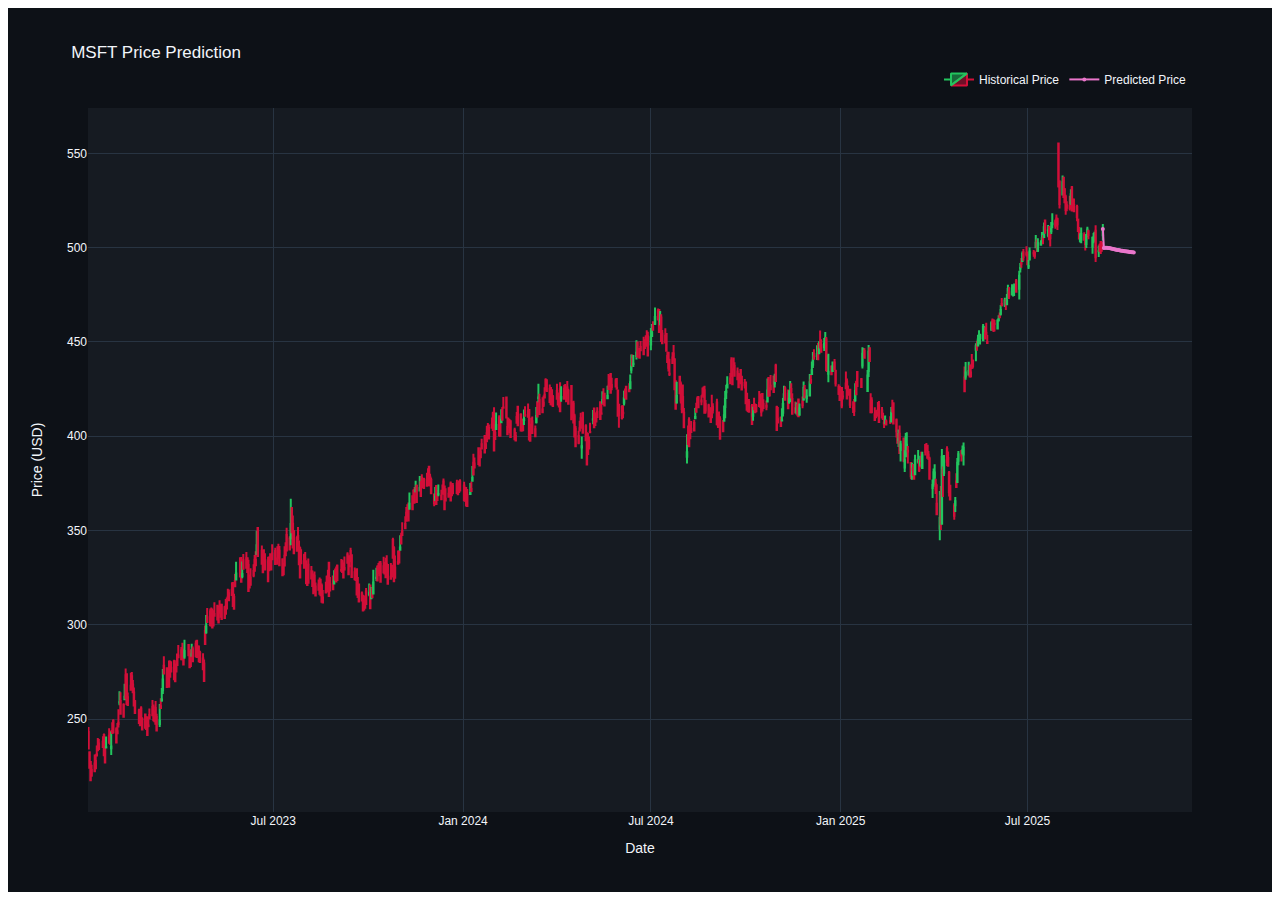
<file: public/predictions/MSFT_chart.html>
<html>
<head><meta charset="utf-8" /></head>
<body>
    <div>                        <script type="text/javascript">window.PlotlyConfig = {MathJaxConfig: 'local'};</script>
        <script charset="utf-8" src="https://cdn.plot.ly/plotly-2.32.0.min.js"></script>                <div id="3d21da67-53e7-4407-86f6-2336f740b9e5" class="plotly-graph-div" style="height:100%; width:100%;"></div>            <script type="text/javascript">                                    window.PLOTLYENV=window.PLOTLYENV || {};                                    if (document.getElementById("3d21da67-53e7-4407-86f6-2336f740b9e5")) {                    Plotly.newPlot(                        "3d21da67-53e7-4407-86f6-2336f740b9e5",                        [{"close":[234.423583984375,224.1691436767578,217.52528381347656,220.08888244628903,222.2317657470703,223.92453002929688,230.69558715820312,233.3765869140625,234.0811004638672,235.1770172119141,230.7346954345703,226.93820190429688,235.04981994628903,237.3590240478516,236.8306121826172,235.431396484375,242.662338256836,242.8189239501953,237.48622131347656,242.4764404296875,247.31011962890625,258.9050598144531,252.78961181640625,251.2436065673828,261.8013916015625,260.9892272949219,257.9461669921875,257.4373474121094,265.48046875,266.3121643066406,264.1835632324219,257.1502380371094,253.1383056640625,247.85107421875,246.7132263183593,249.9110412597656,244.46690368652344,245.38897705078125,244.6630706787109,241.57313537597656,246.32086181640625,250.421127319336,251.9709930419922,249.3028259277344,248.86143493652344,247.5077667236328,243.8488922119141,249.0772399902344,255.81619262695312,260.3775634765625,270.93231201171875,274.1007080078125,267.0380859375,268.5584716796875,267.096923828125,272.3645324707031,275.2190246582031,271.10888671875,269.9808654785156,275.1601867675781,278.6325988769531,282.8015441894531,281.751953125,281.702880859375,278.91705322265625,286.0386047363281,283.87078857421875,277.4358825683594,278.08331298828125,284.31219482421875,280.6827697753906,283.2919921875,282.8702392578125,282.94873046875,280.6533203125,280.3100280761719,276.39605712890625,270.1672058105469,289.7367248535156,299.01629638671875,301.3999938964844,299.7323913574219,299.585205078125,298.594482421875,299.585205078125,304.7252502441406,302.7633972167969,301.1449279785156,306.3536071777344,304.1955871582031,303.0773620605469,303.5579528808594,305.79449462890625,308.68475341796875,313.12823486328125,312.95135498046875,315.7431945800781,309.9234313964844,308.5372619628906,320.4029541015625,327.2550354003906,325.6033935546875,322.8312072753906,326.9501647949219,329.7224426269531,330.2533264160156,328.0316162109375,317.90594482421875,319.7541198730469,321.2582092285156,326.23260498046875,328.6312866210937,331.6296691894531,342.2075500488281,336.53515625,332.3276672363281,327.9136657714844,333.95953369140625,329.348876953125,323.0375671386719,328.906494140625,330.1648864746094,329.3783874511719,334.7755126953125,332.2686462402344,332.4259033203125,335.4931030273437,331.5116882324219,326.2129211425781,326.8420715332031,331.4920349121094,336.8595886230469,339.3959655761719,339.8776550292969,353.4046630859375,349.0693054199219,340.998291015625,337.9508056640625,339.2680969238281,345.0388488769531,332.0523986816406,325.1217041015625,332.6422424316406,330.2336730957031,330.6465759277344,321.95623779296875,321.1304626464844,322.23150634765625,324.52197265625,320.5307922363281,316.7754211425781,317.46356201171875,315.5761108398437,318.5547790527344,316.4116516113281,315.6432800292969,312.175537109375,311.7815246582031,317.101318359375,317.6726379394531,322.1452941894531,315.2196655273437,318.1849670410156,318.894287109375,323.53436279296875,323.90875244140625,322.8940124511719,323.7806396484375,328.5980529785156,327.93798828125,325.0120849609375,329.3074035644531,332.9228820800781,326.84442138671875,331.0707702636719,333.6716003417969,325.3174743652344,324.1746826171875,323.7707824707031,316.0077514648437,314.78619384765625,312.3035888671875,312.82574462890625,307.5059509277344,308.1462707519531,308.983642578125,311.0622863769531,317.0224609375,308.7373962402344,314.2246398925781,314.61871337890625,322.4014587402344,324.92340087890625,323.5146789550781,327.4848327636719,326.2435607910156,322.864501953125,327.7015991210937,327.130126953125,325.2091064453125,326.401123046875,321.8202209472656,324.43084716796875,325.6228942871094,335.6123352050781,323.0220642089844,324.9136047363281,332.3022155761719,333.09033203125,340.9321594238281,343.1487731933594,347.5622863769531,351.23687744140625,355.177490234375,357.807861328125,355.3350830078125,364.1817626953125,361.2362365722656,364.7728576660156,364.9209289550781,371.3374938964844,365.09869384765625,372.5911560058594,368.2773132324219,372.9959106445313,372.5812683105469,373.74609375,377.7835998535156,373.9830322265625,374.0422668457031,369.6987915039063,364.3977966308594,367.7343444824219,364.0621337890625,366.1845703125,369.42236328125,366.530029296875,369.5704345703125,369.5605773925781,361.2289733886719,365.9673461914063,367.8627014160156,368.46484375,365.8587341308594,368.7412414550781,369.7678833007813,369.8468322753906,369.2644653320313,370.4588928222656,371.2091369628906,366.1054992675781,365.8390197753906,363.2131652832031,363.0256042480469,369.87646484375,370.9623718261719,377.8526611328125,379.6888122558594,383.4794616699219,385.2563171386719,384.4666137695313,388.81005859375,393.5484008789063,391.4161376953125,393.77545166015625,397.3884582519531,399.6687622070313,398.7408142089844,404.4564208984375,403.3409729003906,392.472412109375,398.5927734375,405.9371948242188,400.438720703125,400.2808227539063,408.7308349609375,408.7900085449219,415.1472778320313,409.9252624511719,401.1001281738281,404.9769592285156,402.0792541503906,399.6067810058594,398.3507690429688,397.74749755859375,407.1130981445313,405.8175659179688,403.0484008789063,402.9890441894531,403.2264709472656,409.0812072753906,410.920654296875,410.34710693359375,398.2122802734375,397.6585083007813,404.63079833984375,401.7429809570313,400.0617065429688,410.7030944824219,410.5251159667969,420.5335693359375,411.83056640625,412.7206115722656,416.76556396484375,420.5434875488281,424.6378173828125,424.0147399902344,418.1995849609375,417.0028991699219,416.7853393554688,416.0831604003906,419.8907470703125,416.7952270507813,415.8161010742188,413.2744445800781,420.8302612304688,419.9104919433594,421.5818786621094,418.59515380859375,423.2136840820313,417.2501525878906,409.0812072753906,410.0108337402344,407.301025390625,399.814453125,394.7212219238281,396.5409240722656,403.078125,404.55169677734375,394.6421203613281,401.8418884277344,397.8166809082031,385.03912353515625,390.5872802734375,393.455322265625,402.1781311035156,408.9822692871094,404.8285827636719,406.0153503417969,407.7757568359375,410.1690673828125,409.1602783203125,411.9690246582031,419.1718444824219,417.1011352539063,416.328369140625,421.4110107421875,425.0768127441406,426.5431518554688,423.0556640625,426.18646240234375,426.3450012207031,425.2056274414063,410.8395385742188,411.2953186035156,409.7001647949219,412.2265930175781,420.09326171875,420.59857177734375,419.9347839355469,423.9176025390625,428.6831665039063,436.9857482910156,437.5009765625,438.4818420410156,444.228271484375,442.2170104980469,441.5829162597656,445.6252136230469,443.5347290039063,446.784423828125,447.9832763671875,448.6668701171875,442.8213806152344,452.5110168457031,455.0374450683594,456.5137023925781,463.240966796875,461.9331970214844,455.2950439453125,461.9430847167969,450.4997863769531,449.3603820800781,449.7666015625,445.36761474609375,439.4230346679688,436.3020935058594,433.072265625,438.8484191894531,440.7407531738281,424.9381103515625,414.5351257324219,421.3416137695313,422.78814697265625,419.0133666992188,414.4855651855469,413.2569885253906,404.7166442871094,391.4998474121094,395.9186706542969,394.7496032714844,398.97021484375,402.2694396972656,403.0521240234375,410.1856384277344,413.0093078613281,417.8926086425781,415.3517456054688,418.3889465332031,421.6345825195313,420.9794921875,412.4534606933594,413.6842346191406,410.4088439941406,410.7562255859375,407.5403442382813,410.0415954589844,414.03167724609375,406.3890380859375,405.8530578613281,405.3468627929688,398.7067260742188,402.6967468261719,411.1135864257813,419.8876953125,423.8181762695313,427.3814392089844,428.1258239746094,431.9074401855469,427.5997619628906,435.4210815429688,432.0265197753906,430.2796630859375,425.9720153808594,428.89007568359375,428.0960083007813,424.8305358886719,427.0935974121094,417.5552368164063,414.021728515625,413.4361267089844,412.959716796875,406.48828125,411.6197509765625,414.3492431640625,412.7413024902344,413.2177734375,416.0167541503906,415.6196899414063,413.0192260742188,413.6147766113281,415.0440368652344,415.659423828125,424.3244018554688,421.4360656738281,421.5650939941406,424.9595642089844,423.41119384765625,428.7313232421875,429.3069763183594,403.3220520019531,407.3120727539063,405.4163208007813,408.3939514160156,417.0489807128906,422.2598571777344,419.3914184570313,414.8951721191406,419.8777465820313,422.0315856933594,423.7090148925781,411.9075927734375,412.6619262695313,414.67681884765625,412.3939208984375,410.6137390136719,414.7211608886719,416.5013732910156,425.6510925292969,420.6784057617188,421.1458435058594,428.624755859375,428.8435668945313,435.0295715332031,440.2011413574219,441.1459655761719,443.58251953125,440.9072570800781,446.5363464355469,447.1032409667969,444.8257446289063,449.12213134765625,451.9764099121094,434.9997253417969,434.6416931152344,434.2140502929688,432.8714599609375,436.9291076660156,435.7157897949219,428.1772155761719,422.5083618164063,419.1965637207031,416.2925109863281,421.0364990234375,425.5118713378906,420.0617980957031,422.2398071289063,416.6605224609375,414.9101257324219,413.3984375,423.9802856445313,422.25970458984375,426.6854248046875,426.1583251953125,443.7616271972656,444.2687683105469,441.63330078125,432.1852111816406,444.7561340332031,439.9127197265625,412.7221374511719,412.791748046875,408.6743774414063,410.116455078125,411.0314636230469,413.5475769042969,407.5107727050781,409.96728515625,409.1915283203125,406.8046569824219,408.2964477539063,406.1979675292969,407.4013977050781,412.5033264160156,414.6857604980469,406.793212890625,402.5978393554688,396.5190124511719,398.3426818847656,391.1676330566406,395.6121520996094,387.14166259765625,387.26123046875,399.628173828125,395.5125427246094,391.9449462890625,378.840576171875,379.1296081542969,381.9397888183594,377.4553833007813,387.21142578125,387.3509521484375,382.1889343261719,386.4739990234375,385.4974060058594,389.9020690917969,391.7157287597656,393.7885437011719,388.6165466308594,389.2243957519531,377.48529052734375,374.087158203125,380.863525390625,380.813720703125,371.8150329589844,358.5910949707031,356.61798095703125,353.3294372558594,389.1347351074219,380.0264587402344,387.101806640625,386.4640197753906,384.3912658691406,370.32025146484375,366.5035400390625,357.87359619140625,365.5469055175781,373.0906372070313,385.9557800292969,390.4900207519531,389.8024291992188,392.6724243164063,393.88818359375,423.9235534667969,433.769287109375,434.65618896484375,431.8061218261719,431.8459777832031,436.6492614746094,437.2073059082031,447.7007751464844,447.5812072753906,451.3679809570313,452.3863220214844,453.5244445800781,458.1168823242188,457.4180603027344,451.8272399902344,454.1134643554688,449.441162109375,459.9338989257813,456.609375,457.9272155761719,459.60443115234375,461.2118225097656,462.2101745605469,463.1086730957031,466.9124145507813,469.6080017089844,471.97412109375,470.1471252441406,471.8443298339844,478.0840759277344,474.1804809570313,478.3536376953125,477.2554321289063,479.4518127441406,476.6164855957031,485.2023620605469,489.30560302734375,491.4620666503906,496.6335754394531,495.1260681152344,496.5936584472656,491.242431640625,490.2840270996094,498.0213012695313,496.9031372070313,495.804931640625,502.68365478515625,500.656982421875,502.4939575195313,502.1944274902344,504.9898376464844,504.7901611328125,510.8601989746094,509.212890625,509.2228698730469,504.4407348632813,505.0397644042969,510.0415344238281,512.866943359375,511.6588745117188,511.728759765625,512.3976440429688,532.6243896484375,523.2498168945312,534.7609252929688,526.8838500976562,524.0784912109375,519.9852294921875,521.1832275390625,520.9136962890625,528.3713989257812,519.7256469726562,521.6224975585938,519.3162841796875,516.2512817382812,508.933349609375,504.8900146484375,504.239990234375,507.2300109863281,504.260009765625,502.0400085449219,506.739990234375,509.6400146484375,506.6900024414063,505.1199951171875,505.3500061035156,507.9700012207031,495.0,498.2000122070313,498.4100036621094,500.3699951171875,501.010009765625,509.8999938964844],"decreasing":{"line":{"color":"#d20f39"}},"high":[245.75,232.8699951171875,227.5500030517578,225.759994506836,231.2400054931641,231.3099975585937,235.9499969482422,239.8999938964844,239.3699951171875,240.9100036621093,242.3800048828125,235.5200042724609,240.7400054931641,245.1699981689453,243.9499969482422,243.3000030517578,248.3099975585937,249.8300018310547,245.6000061035156,247.9499969482422,255.17999267578125,264.69000244140625,264.20001220703125,258.29998779296875,268.7699890136719,276.760009765625,273.9800109863281,264.0899963378906,274.6000061035156,274.9700012207031,270.7300109863281,266.739990234375,260.0899963378906,255.4900054931641,254.33999633789065,256.8399963378906,251.0,252.82000732421875,251.4900054931641,250.92999267578125,251.3999938964844,255.6199951171875,260.1199951171875,257.69000244140625,254.5399932861328,259.5599975585937,252.7899932861328,257.9100036621094,261.07000732421875,266.4800109863281,276.5599975585937,283.3299865722656,277.4800109863281,275.0,281.0400085449219,281.0599975585937,280.6300048828125,281.4599914550781,276.1400146484375,281.1400146484375,284.4599914550781,289.2699890136719,288.2699890136719,290.45001220703125,287.1499938964844,292.0799865722656,289.6000061035156,285.9800109863281,287.010009765625,289.8999938964844,288.4800109863281,291.6000061035156,291.760009765625,289.04998779296875,289.0299987792969,286.2699890136719,284.95001220703125,281.6000061035156,299.57000732421875,305.20001220703125,308.92999267578125,308.6000061035156,309.17999267578125,308.6099853515625,307.760009765625,311.9700012207031,310.20001220703125,310.0400085449219,313.0,311.1199951171875,310.6499938964844,309.8999938964844,313.7099914550781,314.42999267578125,319.0400085449219,318.75,322.5899963378906,322.7200012207031,316.5,326.8999938964844,333.3999938964844,335.739990234375,335.94000244140625,333.5299987792969,337.5,338.5599975585937,335.3699951171875,334.489990234375,326.6400146484375,329.989990234375,332.1000061035156,336.9800109863281,339.0400085449219,349.8399963378906,351.4700012207031,342.0799865722656,337.7300109863281,340.1199951171875,337.9599914550781,336.1099853515625,336.1499938964844,337.9800109863281,336.1099853515625,342.7300109863281,340.8999938964844,341.6499938964844,342.989990234375,341.7900085449219,335.2300109863281,332.8599853515625,341.6499938964844,343.739990234375,351.42999267578125,346.989990234375,366.7799987792969,362.4599914550781,357.9700012207031,350.29998779296875,346.9200134277344,351.8900146484375,344.6700134277344,341.3299865722656,340.010009765625,337.70001220703125,338.5400085449219,333.6300048828125,329.8800048828125,335.1400146484375,331.1099853515625,328.75,327.1099853515625,328.260009765625,322.4100036621094,324.0599975585937,325.0899963378906,324.4200134277344,321.8699951171875,318.3800048828125,322.7699890136719,326.0799865722656,329.20001220703125,332.9800109863281,325.3599853515625,326.1499938964844,328.9800109863281,329.8099975585937,330.9100036621094,331.989990234375,334.8500061035156,334.4599914550781,333.0799865722656,336.1600036621094,338.4200134277344,336.7900085449219,336.8500061035156,340.8599853515625,337.3999938964844,330.3999938964844,329.3900146484375,329.5899963378906,325.3500061035156,321.45001220703125,317.6700134277344,315.8800048828125,314.29998779296875,315.4800109863281,319.4700012207031,321.8900146484375,321.3900146484375,320.0400085449219,319.9800109863281,329.19000244140625,330.29998779296875,331.1000061035156,332.82000732421875,333.6300048828125,333.8299865722656,336.1400146484375,333.4599914550781,335.5899963378906,336.8800048828125,331.9200134277344,332.7300109863281,331.8399963378906,346.20001220703125,341.6300048828125,336.7200012207031,339.45001220703125,339.0,347.4200134277344,348.8299865722656,354.3900146484375,357.5400085449219,362.4599914550781,363.8699951171875,364.7900085449219,370.1000061035156,368.4700012207031,371.9500122070313,373.1300048828125,376.3500061035156,374.3699951171875,378.8699951171875,376.2200012207031,379.7900085449219,377.9700012207031,380.6400146484375,383.0,384.2999877929688,380.0899963378906,378.1600036621094,369.5199890136719,373.0799865722656,374.1799926757813,371.4500122070313,374.4599914550781,371.6000061035156,374.4200134277344,377.6400146484375,373.760009765625,372.3999938964844,373.0,373.260009765625,376.0299987792969,374.4100036621094,375.1799926757813,376.9400024414063,375.05999755859375,376.4599914550781,377.1600036621094,375.8999938964844,373.260009765625,373.1000061035156,372.05999755859375,375.2000122070313,375.989990234375,384.1700134277344,390.6799926757813,388.6799926757813,394.0299987792969,390.1099853515625,393.989990234375,398.6700134277344,400.6199951171875,399.3800048828125,405.6300048828125,407.010009765625,406.1700134277344,409.9800109863281,413.0499877929688,415.3200073242188,408.0,412.6499938964844,411.1600036621094,407.9700012207031,414.2999877929688,415.55999755859375,420.8200073242188,420.739990234375,410.0700073242188,409.8399963378906,409.1300048828125,408.2900085449219,404.489990234375,402.2900085449219,412.8299865722656,415.8599853515625,412.1600036621094,408.3200073242188,409.2999877929688,414.2000122070313,415.8699951171875,417.3500061035156,414.25,405.1600036621094,409.7799987792969,410.4200134277344,405.6799926757813,415.5700073242188,418.1799926757813,427.8200073242188,422.6000061035156,420.7300109863281,421.6700134277344,425.9599914550781,430.8200073242188,429.8599853515625,427.4100036621094,425.989990234375,424.4500122070313,421.8699951171875,427.8900146484375,422.3800048828125,423.260009765625,428.6700134277344,426.510009765625,427.2799987792969,427.739990234375,424.0299987792969,429.3699951171875,425.1799926757813,426.8200073242188,418.3999938964844,418.8800048828125,411.8900146484375,405.4800109863281,402.8500061035156,408.2000122070313,412.4700012207031,399.8900146484375,413.0,406.3200073242188,402.1600036621094,401.7200012207031,399.9299926757813,407.1499938964844,413.9299926757813,414.6700134277344,412.2300109863281,412.7200012207031,415.3800048828125,418.3500061035156,417.489990234375,423.80999755859375,425.4200134277344,422.9200134277344,426.7699890136719,432.9700012207031,432.4100036621094,433.6000061035156,431.05999755859375,430.8200073242188,430.9400024414063,424.2999877929688,416.75,416.4299926757813,416.4400024414063,424.0799865722656,425.30999755859375,426.2799987792969,428.0799865722656,432.8200073242188,443.3999938964844,443.3900146484375,443.1400146484375,450.9400024414063,450.1400146484375,446.5299987792969,450.5799865722656,452.75,451.4200134277344,453.6000061035156,456.1700134277344,455.3800048828125,457.3699951171875,459.5899963378906,461.0199890136719,468.3500061035156,467.7000122070313,467.3299865722656,466.4599914550781,464.7799987792969,456.3599853515625,457.260009765625,454.2999877929688,444.8500061035156,444.6499938964844,441.1400146484375,444.6000061035156,448.3900146484375,441.4800109863281,429.7999877929688,428.9200134277344,432.1499938964844,429.0499877929688,421.7799987792969,427.4599914550781,415.0,401.0400085449219,405.6700134277344,410.0799865722656,405.8599853515625,408.0499877929688,408.760009765625,414.9500122070313,417.7200012207031,421.1099853515625,421.3399963378906,421.75,425.8599853515625,426.3999938964844,426.7900085449219,419.260009765625,417.2799987792969,414.3599853515625,415.0,422.0499877929688,417.489990234375,419.8800048828125,411.239990234375,413.1000061035156,410.6499938964844,408.6499938964844,416.3299865722656,423.989990234375,427.3699951171875,431.8299865722656,433.5299987792969,441.8500061035156,436.0299987792969,441.5,439.239990234375,436.4599914550781,433.3500061035156,433.1199951171875,435.2999877929688,431.8500061035156,430.4200134277344,428.4800109863281,422.8200073242188,419.5499877929688,419.75,417.1099853515625,415.6600036621094,420.3800048828125,417.3500061035156,417.1300048828125,424.0400085449219,422.4800109863281,416.3599853515625,422.5,419.6499938964844,418.9599914550781,430.5799865722656,431.0799865722656,425.9800109863281,432.5199890136719,431.9400024414063,433.1700134277344,438.5,416.1600036621094,415.5,410.4200134277344,414.8999938964844,420.4500122070313,426.8500061035156,426.5,424.80999755859375,424.4400024414063,429.3299865722656,428.1700134277344,422.7999877929688,418.3999938964844,417.9400024414063,417.2900085449219,419.7799987792969,417.3999938964844,421.0799865722656,429.0400085449219,427.2300109863281,424.8800048828125,433.0,432.4700012207031,439.6700134277344,444.6600036621094,446.1000061035156,448.3299865722656,449.6199951171875,450.3500061035156,456.1600036621094,451.4299926757813,452.1799926757813,455.2900085449219,452.6499938964844,443.1799926757813,443.739990234375,437.6499938964844,439.6000061035156,440.9400024414063,435.2200012207031,427.5499877929688,426.7300109863281,426.0700073242188,424.0299987792969,434.3200073242188,430.6499938964844,426.9700012207031,424.7099914550781,418.5,419.739990234375,428.1499938964844,429.489990234375,434.4800109863281,430.8999938964844,447.2699890136719,446.75,446.6499938964844,435.2000122070313,448.3800048828125,446.8800048828125,422.8599853515625,420.6900024414063,415.4100036621094,413.9200134277344,413.8299865722656,418.2000122070313,418.6499938964844,415.4599914550781,412.489990234375,410.75,411.0,408.9100036621094,410.6000061035156,415.489990234375,419.30999755859375,418.0499877929688,409.3699951171875,401.9200134277344,403.6000061035156,405.739990234375,397.6300048828125,398.8200073242188,392.5799865722656,401.6700134277344,402.1499938964844,394.7999877929688,386.3999938964844,386.0,385.2200012207031,385.3200073242188,390.2300109863281,392.7099914550781,387.3699951171875,389.6799926757813,391.7900085449219,391.739990234375,395.3999938964844,396.3599853515625,395.30999755859375,392.239990234375,389.1300048828125,377.0700073242188,382.8500061035156,385.0799865722656,377.4800109863281,374.5899963378906,371.0,373.6499938964844,393.2300109863281,383.8999938964844,390.0499877929688,394.6499938964844,391.8900146484375,381.6099853515625,374.3200073242188,364.4800109863281,367.7699890136719,380.3900146484375,388.4500122070313,392.1600036621094,392.739990234375,395.1000061035156,396.6600036621094,436.989990234375,439.4400024414063,439.5,437.7300109863281,438.1199951171875,443.6700134277344,440.739990234375,449.3699951171875,450.6700134277344,453.8999938964844,456.1900024414063,454.3599853515625,459.5899963378906,458.3399963378906,457.7799987792969,460.25,453.6900024414063,460.9500122070313,462.5199890136719,461.7200012207031,461.6799926757813,462.1099853515625,464.1400146484375,465.6900024414063,469.6499938964844,473.3399963378906,473.4299926757813,472.7999877929688,475.4700012207031,480.4200134277344,479.1799926757813,480.6900024414063,478.739990234375,481.0,483.4599914550781,487.75,491.8500061035156,494.55999755859375,498.0400085449219,499.2999877929688,500.760009765625,498.0499877929688,493.5,500.1300048828125,498.75,498.2000122070313,506.7799987792969,504.4400024414063,505.0299987792969,503.9700012207031,508.2999877929688,506.7200012207031,513.3699951171875,514.6400146484375,512.0900268554688,511.2000122070313,506.7900085449219,513.6699829101562,518.2899780273438,515.0,517.6199951171875,515.9500122070312,555.4500122070312,535.7999877929688,538.25,537.2999877929688,531.7000122070312,528.0900268554688,524.6599731445312,527.5900268554688,530.97998046875,532.7000122070312,525.9500122070312,526.0999755859375,522.8200073242188,515.1599731445312,511.0,507.6300048828125,510.7300109863281,508.1900024414063,504.9800109863281,507.2900085449219,511.0899963378906,509.6000061035156,506.0,507.7900085449219,508.1499938964844,511.9700012207031,501.2000122070313,502.25,503.2300109863281,503.1700134277344,512.5499877929688],"increasing":{"line":{"color":"#22c55e"}},"low":[237.3999938964844,225.9600067138672,221.759994506836,219.3500061035156,226.4100036621093,227.3300018310547,231.1100006103516,233.5599975585937,234.9199981689453,237.08999633789065,235.5200042724609,230.67999267578125,234.509994506836,239.6499938964844,240.44000244140625,230.8999938964844,242.0,246.8300018310547,242.1999969482422,242.9499969482422,245.47000122070312,257.25,257.1000061035156,254.77999877929688,260.0799865722656,266.2099914550781,262.79998779296875,260.6600036621094,267.1499938964844,269.2799987792969,266.17999267578125,261.8999938964844,256.0,251.58999633789065,250.33999633789065,250.47999572753903,248.1000061035156,249.38999938964844,248.72999572753903,245.7899932861328,245.6100006103516,251.38999938964844,255.97999572753903,253.38999938964844,250.8099975585937,251.5800018310547,247.6000061035156,245.72999572753903,255.8600006103516,259.2099914550781,263.2799987792969,276.32000732421875,269.8500061035156,269.5199890136719,272.17999267578125,275.20001220703125,275.2799987792969,275.5199890136719,272.04998779296875,278.4100036621094,281.4800109863281,283.0,283.95001220703125,285.6700134277344,282.9200134277344,282.0299987792969,284.7099914550781,281.6400146484375,281.9599914550781,283.1700134277344,283.69000244140625,286.1600036621094,287.010009765625,284.5400085449219,285.0799865722656,283.0599975585937,278.7200012207031,275.3699951171875,292.7300109863281,295.25,303.3099975585937,305.1499938964844,303.9100036621094,304.0899963378906,303.3999938964844,304.2699890136719,306.0899963378906,306.3099975585937,307.6700134277344,306.260009765625,306.6000061035156,307.5899963378906,309.8299865722656,310.739990234375,313.7200012207031,316.3699951171875,318.010009765625,315.25,312.6099853515625,320.0,323.8800048828125,330.5199890136719,327.3299865722656,324.7200012207031,332.54998779296875,334.6600036621094,332.1700134277344,322.5,323.3500061035156,324.4100036621094,325.1600036621094,330.3900146484375,332.8099975585937,337.20001220703125,341.95001220703125,335.8599853515625,332.07000732421875,333.3399963378906,333.45001220703125,328.489990234375,329.29998779296875,333.8099975585937,332.6199951171875,337.20001220703125,336.57000732421875,334.7300109863281,335.5,337.0,327.5899963378906,327.0,335.6700134277344,339.0199890136719,344.3099975585937,342.20001220703125,342.1700134277344,352.44000244140625,345.3699951171875,339.8299865722656,342.3099975585937,345.07000732421875,333.1099853515625,329.04998779296875,333.1700134277344,333.3599853515625,333.70001220703125,326.3599853515625,325.95001220703125,327.239990234375,327.5199890136719,323.0,321.04998779296875,321.17999267578125,319.2099914550781,320.0799865722656,320.8999938964844,319.79998779296875,316.2099914550781,311.54998779296875,317.0400085449219,321.4599914550781,323.4599914550781,319.9599914550781,318.79998779296875,321.7200012207031,321.8800048828125,326.45001220703125,326.7799987792969,326.7799987792969,328.6600036621094,330.17999267578125,329.0299987792969,329.4599914550781,335.42999267578125,331.4800109863281,331.1700134277344,336.57000732421875,329.6499938964844,326.3599853515625,324.510009765625,320.510009765625,315.0,316.1499938964844,315.0,310.0199890136719,309.69000244140625,309.45001220703125,314.9800109863281,315.17999267578125,311.2099914550781,314.0,314.8999938964844,316.29998779296875,323.17999267578125,327.6700134277344,329.1400146484375,328.7200012207031,326.3599853515625,330.6000061035156,327.4100036621094,328.29998779296875,330.9100036621094,325.45001220703125,324.3900146484375,327.6000061035156,337.6199951171875,326.94000244140625,328.3999938964844,331.8299865722656,334.69000244140625,339.6499938964844,344.7699890136719,347.3299865722656,353.3500061035156,357.6300048828125,360.5499877929688,360.3599853515625,361.0700073242188,365.8999938964844,367.3500061035156,367.1099853515625,370.1799926757813,367.0,371.0,371.1199951171875,374.9700012207031,375.1400146484375,376.2000122070313,378.1600036621094,377.4400024414063,375.4700012207031,371.30999755859375,362.8999938964844,365.6199951171875,368.0299987792969,366.3200073242188,368.2300109863281,366.1000061035156,370.4599914550781,370.7699890136719,364.1300048828125,366.2799987792969,368.6799926757813,369.8399963378906,370.5299987792969,370.0400085449219,372.7099914550781,373.5,372.80999755859375,374.1600036621094,373.4800109863281,366.7699890136719,368.510009765625,367.1700134277344,366.5,369.010009765625,371.1900024414063,376.3200073242188,380.3800048828125,384.6499938964844,387.6199951171875,384.80999755859375,390.1199951171875,393.5,393.5899963378906,393.9299926757813,400.4500122070313,402.5299987792969,402.4299926757813,404.3299865722656,406.4500122070313,397.2099914550781,401.7999877929688,403.55999755859375,403.989990234375,402.9100036621094,407.3999938964844,412.5299987792969,415.0899963378906,414.75,403.3900146484375,404.5700073242188,404.2900085449219,403.4400024414063,398.010009765625,397.2200012207031,408.5700073242188,408.9700012207031,407.3599853515625,403.8500061035156,405.3200073242188,405.9200134277344,410.8800048828125,412.3200073242188,400.6400146484375,398.3900146484375,402.239990234375,404.3299865722656,401.260009765625,406.7900085449219,411.4500122070313,417.989990234375,412.7900085449219,413.7799987792969,415.5499877929688,420.6600036621094,427.1600036621094,426.0700073242188,421.6099853515625,421.3500061035156,419.010009765625,419.1199951171875,422.2200012207031,417.8399963378906,419.0899963378906,417.5700073242188,418.3200073242188,423.2999877929688,421.6199951171875,419.7000122070313,422.3599853515625,419.7699890136719,413.4299926757813,413.7300109863281,410.3299865722656,403.9500122070313,397.7699890136719,395.75,403.05999755859375,406.7799987792969,388.0299987792969,405.760009765625,399.1900024414063,389.1700134277344,390.30999755859375,394.6499938964844,401.8599853515625,406.3699951171875,409.0899963378906,406.7099914550781,409.1000061035156,411.7999877929688,410.8200073242188,411.5499877929688,417.2699890136719,420.3500061035156,418.0299987792969,419.989990234375,424.8500061035156,427.1300048828125,425.4200134277344,424.4100036621094,426.6000061035156,425.6900024414063,414.239990234375,404.510009765625,408.9200134277344,409.6799926757813,416.2999877929688,420.5799865722656,423.0,423.8900146484375,425.25,433.25,439.3699951171875,436.7200012207031,440.7200012207031,444.8900146484375,441.2699890136719,446.510009765625,446.4100036621094,446.75,448.1900024414063,451.7699890136719,446.4100036621094,445.6600036621094,453.1099853515625,457.8800048828125,458.9700012207031,464.4599914550781,458.0,458.8599853515625,451.5499877929688,450.6499938964844,451.4299926757813,446.6600036621094,439.1799926757813,434.3999938964844,432.0,438.9100036621094,443.1000061035156,427.5899963378906,417.510009765625,417.2699890136719,424.7000122070313,417.3599853515625,412.2099914550781,413.0899963378906,404.3399963378906,385.5799865722656,398.5,397.4700012207031,399.9400024414063,402.260009765625,404.239990234375,409.5700073242188,412.4500122070313,417.6600036621094,417.2999877929688,416.4599914550781,421.6400146484375,421.7200012207031,414.6099853515625,412.0899963378906,411.3399963378906,410.25,407.30999755859375,410.6000061035156,412.1300048828125,407.0299987792969,404.3699951171875,406.1300048828125,400.7999877929688,402.1499938964844,407.7000122070313,409.5799865722656,419.75,425.4599914550781,428.2200012207031,432.2699890136719,430.4100036621094,436.8999938964844,434.2200012207031,430.3900146484375,426.1000061035156,428.5700073242188,429.1300048828125,427.4700012207031,425.3699951171875,418.80999755859375,416.7099914550781,414.2900085449219,414.9700012207031,409.0,408.1700134277344,414.2999877929688,413.1499938964844,413.25,417.5199890136719,415.260009765625,410.4800109863281,415.5899963378906,416.260009765625,413.75,418.0400085449219,422.5299987792969,422.3999938964844,426.5700073242188,426.2999877929688,425.7999877929688,432.1000061035156,406.2999877929688,407.5,405.5700073242188,408.0799865722656,410.5199890136719,419.8800048828125,421.7799987792969,416.0,417.2000122070313,418.2099914550781,420.0,413.6400146484375,412.1000061035156,411.5499877929688,410.5799865722656,410.2900085449219,411.05999755859375,414.8500061035156,418.8500061035156,422.0199890136719,417.7999877929688,421.30999755859375,427.739990234375,432.6300048828125,436.1700134277344,441.7699890136719,440.5,441.6000061035156,444.0499877929688,449.1099853515625,445.5799865722656,445.2799987792969,449.5700073242188,437.0199890136719,436.3200073242188,428.6300048828125,432.8299865722656,434.1900024414063,436.6300048828125,426.3500061035156,421.8999938964844,420.6600036621094,414.8500061035156,419.5400085449219,425.4800109863281,420.7999877929688,421.5400085449219,415.0199890136719,412.2900085449219,410.7200012207031,418.2699890136719,424.3900146484375,428.1700134277344,425.6000061035156,436.0,441.5,441.3999938964844,423.5,431.3800048828125,440.3999938964844,413.1600036621094,414.9100036621094,408.6600036621094,409.739990234375,410.3999938964844,414.0,408.1000061035156,410.9200134277344,409.2999877929688,404.3699951171875,406.3599853515625,405.8800048828125,406.5,407.6499938964844,412.5400085449219,407.8900146484375,399.3200073242188,396.7000122070313,394.25,392.1700134277344,386.5700073242188,386.1600036621094,381.0,388.80999755859375,392.6799926757813,385.5400085449219,377.2200012207031,376.9100036621094,378.9500122070313,377.4500122070313,379.510009765625,385.5700073242188,381.1000061035156,384.0,383.2799987792969,382.7999877929688,389.80999755859375,392.6400146484375,388.5700073242188,387.3999938964844,376.9299926757813,367.239990234375,373.2300109863281,376.6199951171875,369.3500061035156,359.4800109863281,344.7900085449219,350.25,353.1000061035156,367.7999877929688,378.8900146484375,384.2099914550781,384.1600036621094,368.0,366.8900146484375,355.6700134277344,359.8599853515625,373.0199890136719,375.1900024414063,384.6000061035156,386.6400146484375,390.3800048828125,384.4400024414063,424.8999938964844,429.989990234375,432.1099853515625,431.1700134277344,431.1099853515625,435.6600036621094,435.8800048828125,439.7799987792969,445.3599853515625,448.1400146484375,450.4299926757813,448.7300109863281,450.7999877929688,454.3200073242188,451.80999755859375,453.8999938964844,448.9100036621094,456.1199951171875,456.9299926757813,455.30999755859375,455.5400085449219,456.8900146484375,460.8599853515625,463.0199890136719,464.0299987792969,468.7799987792969,468.6199951171875,466.9599914550781,469.6600036621094,473.5199890136719,472.760009765625,475.0,474.0799865722656,474.4599914550781,476.8699951171875,472.510009765625,486.7999877929688,489.3900146484375,492.80999755859375,493.0299987792969,495.3299865722656,490.9800109863281,488.7000122070313,493.4400024414063,495.2300109863281,494.1099853515625,499.739990234375,497.75,497.7999877929688,501.0299987792969,502.7900085449219,501.8900146484375,505.6199951171875,507.4299926757813,505.5499877929688,505.2699890136719,500.7000122070313,507.2999877929688,510.3599853515625,510.1199951171875,511.55999755859375,509.4400024414063,531.9000244140625,520.8599853515625,528.1300048828125,527.239990234375,524.030029296875,517.5499877929688,519.4099731445312,519.719970703125,522.7000122070312,519.3699951171875,520.1400146484375,519.0800170898438,514.02001953125,508.5499877929688,504.4400024414063,502.7200012207031,502.4100036621094,504.1199951171875,498.510009765625,499.8999938964844,505.5,504.489990234375,496.80999755859375,502.3200073242188,503.1499938964844,492.3699951171875,495.0299987792969,497.7000122070313,496.7200012207031,497.8800048828125,503.8500061035156],"name":"Historical Price","open":[243.0800018310547,232.27999877929688,227.1999969482422,223.0,226.4499969482422,227.759994506836,231.2899932861328,235.259994506836,237.0,237.97000122070312,241.57000732421875,233.77999877929688,234.8600006103516,241.1000061035156,242.5,234.47999572753903,243.6499938964844,248.9900054931641,244.509994506836,243.4499969482422,248.0,258.82000732421875,259.5400085449219,257.44000244140625,260.5299987792969,273.20001220703125,273.79998779296875,261.5299987792969,267.6400146484375,272.6700134277344,268.32000732421875,264.0199890136719,259.3900146484375,254.47999572753903,254.08999633789065,255.5599975585937,249.9600067138672,252.4600067138672,249.07000732421875,250.759994506836,246.5500030517578,252.19000244140625,256.42999267578125,256.29998779296875,254.0399932861328,255.82000732421875,251.0800018310547,247.3999938964844,256.75,259.9800109863281,265.2099914550781,278.260009765625,276.9800109863281,274.8800048828125,273.3999938964844,277.94000244140625,277.239990234375,280.5,275.7900085449219,278.9599914550781,284.2300109863281,283.7300109863281,286.5199890136719,287.2300109863281,285.8500061035156,283.2099914550781,289.2099914550781,285.75,284.7900085449219,283.5899963378906,287.0,289.92999267578125,291.57000732421875,285.989990234375,285.25,285.010009765625,282.0899963378906,279.510009765625,296.70001220703125,295.9700012207031,304.010009765625,306.9700012207031,307.760009765625,306.6199951171875,306.239990234375,305.7200012207031,310.1300048828125,308.0,308.6199951171875,310.1000061035156,310.54998779296875,309.1000061035156,309.8299865722656,312.2900085449219,314.5299987792969,316.739990234375,318.6000061035156,320.0299987792969,314.7300109863281,323.239990234375,324.0199890136719,335.2300109863281,332.2900085449219,325.92999267578125,334.25,335.2200012207031,335.3299865722656,331.6499938964844,323.94000244140625,324.989990234375,328.5799865722656,334.4700012207031,334.3399963378906,337.4800109863281,351.32000732421875,339.3099975585937,336.3699951171875,334.1199951171875,334.3599853515625,333.7200012207031,331.8599853515625,334.6600036621094,334.7099914550781,337.75,339.19000244140625,335.0899963378906,337.29998779296875,339.32000732421875,334.6000061035156,331.0599975585937,336.6000061035156,339.5599975585937,347.5899963378906,345.67999267578125,345.8299865722656,361.75,353.57000732421875,349.1499938964844,345.8500061035156,347.1099853515625,341.44000244140625,340.4800109863281,333.6700134277344,336.9200134277344,335.19000244140625,333.6300048828125,326.0,331.8800048828125,328.3699951171875,326.9599914550781,326.4700012207031,326.0199890136719,320.260009765625,321.3900146484375,323.0,320.79998779296875,320.5400085449219,314.489990234375,317.92999267578125,325.5,323.82000732421875,332.8500061035156,321.4700012207031,325.6600036621094,321.8800048828125,328.6700134277344,329.20001220703125,331.3099975585937,329.0,333.3800048828125,331.2900085449219,330.0899963378906,337.239990234375,335.82000732421875,331.3099975585937,339.1499938964844,336.9200134277344,327.79998779296875,326.1700134277344,329.510009765625,319.260009765625,321.32000732421875,316.5899963378906,315.1300048828125,312.29998779296875,310.989990234375,317.75,316.2799987792969,320.8299865722656,314.0299987792969,319.0899963378906,316.54998779296875,324.75,330.9599914550781,331.2099914550781,330.57000732421875,332.3800048828125,331.04998779296875,329.5899963378906,332.489990234375,332.1499938964844,331.7200012207031,325.4700012207031,331.29998779296875,345.0199890136719,340.5400085449219,330.42999267578125,333.4100036621094,338.8500061035156,339.7900085449219,347.239990234375,349.6300048828125,353.45001220703125,359.3999938964844,361.6799926757813,362.2999877929688,361.489990234375,368.2200012207031,371.010009765625,371.2799987792969,370.9599914550781,373.6099853515625,371.2200012207031,375.6700134277344,378.0,377.3299865722656,376.7799987792969,378.3500061035156,383.760009765625,378.489990234375,376.760009765625,369.1000061035156,366.4500122070313,373.5400085449219,368.2300109863281,369.2000122070313,368.4800109863281,370.8500061035156,376.0199890136719,373.30999755859375,366.8500061035156,369.4500122070313,371.489990234375,375.0,372.55999755859375,373.6799926757813,375.0,373.6900024414063,375.3699951171875,376.0,373.8599853515625,369.010009765625,370.6700134277344,368.9700012207031,369.2999877929688,372.010009765625,376.3699951171875,386.0,385.489990234375,393.6600036621094,387.9800109863281,391.7200012207031,395.760009765625,400.0199890136719,395.75,401.5400085449219,404.3200073242188,404.3699951171875,406.05999755859375,412.260009765625,406.9599914550781,401.8299865722656,403.80999755859375,409.8999938964844,405.8800048828125,407.4400024414063,414.0499877929688,415.25,420.55999755859375,404.9400024414063,408.0700073242188,408.1400146484375,407.9599914550781,403.239990234375,400.1700134277344,410.1900024414063,415.6700134277344,411.4599914550781,407.989990234375,408.1799926757813,408.6400146484375,411.2699890136719,413.4400024414063,413.9599914550781,402.9700012207031,406.1199951171875,407.9599914550781,403.760009765625,407.6199951171875,418.1000061035156,420.239990234375,419.2900085449219,414.25,417.8299865722656,422.0,429.8299865722656,429.7000122070313,425.239990234375,425.6099853515625,424.4400024414063,420.9599914550781,423.9500122070313,420.1099853515625,419.7300109863281,424.989990234375,420.010009765625,425.1700134277344,426.4400024414063,422.1900024414063,425.8200073242188,424.0499877929688,426.6000061035156,414.5700073242188,417.25,410.6300048828125,404.0299987792969,400.0799865722656,404.239990234375,409.55999755859375,394.0299987792969,412.1700134277344,405.25,401.489990234375,392.6099853515625,397.6600036621094,402.2799987792969,408.760009765625,414.6600036621094,408.1700134277344,410.5700073242188,412.9400024414063,418.010009765625,412.0199890136719,417.8999938964844,421.7999877929688,422.5400085449219,420.2099914550781,426.8299865722656,430.0899963378906,432.9700012207031,427.1900024414063,429.6300048828125,425.6900024414063,424.2999877929688,416.75,415.5299987792969,412.4299926757813,417.80999755859375,424.010009765625,426.2000122070313,424.7000122070313,425.4800109863281,435.3200073242188,440.8500061035156,438.2799987792969,442.5899963378906,449.7099914550781,446.2999877929688,447.3800048828125,449.7999877929688,448.25,449.0,452.1799926757813,453.0700073242188,448.6600036621094,453.2000122070313,458.1900024414063,459.6099853515625,466.5499877929688,467.0,461.2200012207031,462.9800109863281,454.3299865722656,453.2999877929688,454.2200012207031,442.5899963378906,444.3399963378906,433.1000061035156,441.7900085449219,443.8999938964844,440.4500122070313,428.7999877929688,418.2000122070313,431.5799865722656,427.7200012207031,420.5,420.7900085449219,412.489990234375,389.1700134277344,400.0,408.6400146484375,402.4400024414063,404.0299987792969,407.05999755859375,409.5899963378906,414.7999877929688,419.7999877929688,420.6000061035156,418.9599914550781,421.7000122070313,424.0799865722656,424.3599853515625,416.9800109863281,416.3699951171875,412.8599853515625,414.8800048828125,414.9400024414063,415.6000061035156,417.9100036621094,405.9100036621094,407.6199951171875,409.05999755859375,407.239990234375,408.2000122070313,415.5,423.30999755859375,425.8299865722656,430.6000061035156,440.2300109863281,435.0,441.2300109863281,437.2200012207031,434.2799987792969,433.0,429.8299865722656,435.0899963378906,431.5199890136719,428.2099914550781,428.4500122070313,422.5799865722656,417.6300048828125,418.239990234375,416.0,410.8999938964844,415.8599853515625,415.2300109863281,416.1400146484375,417.7699890136719,422.1799926757813,415.1700134277344,422.3599853515625,417.1400146484375,416.1199951171875,418.489990234375,430.8599853515625,425.3299865722656,426.760009765625,431.6600036621094,428.0,437.4400024414063,415.3599853515625,409.010009765625,409.7999877929688,408.3699951171875,412.4200134277344,421.2799987792969,425.3200073242188,422.5199890136719,418.25,421.6400146484375,425.0,419.8200073242188,414.8699951171875,413.1099853515625,416.8699951171875,419.5,411.3699951171875,418.3800048828125,419.5899963378906,425.1099853515625,420.0899963378906,421.5700073242188,429.8399963378906,433.0299987792969,437.9200134277344,442.2999877929688,442.6000061035156,444.3900146484375,444.0499877929688,449.1099853515625,448.4400024414063,447.2699890136719,451.010009765625,451.3200073242188,441.6199951171875,433.1099853515625,436.739990234375,434.6499938964844,439.0799865722656,434.6000061035156,426.05999755859375,426.1000061035156,425.5299987792969,421.0799865722656,428.0,429.0,423.4599914550781,424.6300048828125,415.239990234375,417.80999755859375,419.1300048828125,428.7000122070313,434.0899963378906,430.2000122070313,437.55999755859375,442.0,445.1600036621094,424.010009765625,434.6000061035156,446.6900024414063,418.7699890136719,418.9800109863281,411.6000061035156,412.6900024414063,412.3500061035156,414.0,416.4800109863281,413.7099914550781,409.6400146484375,407.2099914550781,407.0,407.7900085449219,408.0,407.8800048828125,415.2900085449219,417.3399963378906,408.510009765625,401.1000061035156,398.010009765625,401.2699890136719,392.6600036621094,398.8200073242188,383.3999938964844,389.3399963378906,394.2799987792969,392.3200073242188,385.8399963378906,379.0,382.9500122070313,383.1600036621094,379.7799987792969,386.7000122070313,387.0700073242188,385.5299987792969,385.739990234375,383.2200012207031,395.3999938964844,393.9200134277344,395.0,390.1300048828125,388.0799865722656,372.5400085449219,374.6499938964844,377.9700012207031,374.7900085449219,364.1300048828125,350.8800048828125,368.260009765625,353.5400085449219,382.05999755859375,380.6400146484375,393.2200012207031,388.510009765625,380.6700134277344,373.75,362.8200073242188,363.3800048828125,376.05999755859375,375.7000122070313,387.0,391.9599914550781,391.2999877929688,390.2999877929688,431.1099853515625,431.739990234375,432.8699951171875,432.2000122070313,433.8399963378906,437.9299926757813,440.0,445.9400024414063,447.7799987792969,448.1400146484375,450.7699890136719,452.0499877929688,450.8800048828125,455.5899963378906,454.5700073242188,454.9500122070313,449.9800109863281,456.4800109863281,461.2200012207031,461.5499877929688,459.7200012207031,457.1400146484375,461.4700012207031,464.0,464.9599914550781,470.0899963378906,469.7000122070313,471.1900024414063,470.0199890136719,475.0199890136719,476.4100036621094,475.2099914550781,475.3999938964844,478.0,482.2300109863281,478.2099914550781,488.9500122070313,492.0400085449219,492.9800109863281,497.5499877929688,497.0400085449219,496.4700012207031,489.989990234375,493.80999755859375,497.3800048828125,497.239990234375,500.2999877929688,503.0499877929688,498.4700012207031,501.5199890136719,503.0199890136719,505.1799926757813,505.6799926757813,514.47998046875,506.7099914550781,510.9700012207031,506.75,508.7699890136719,512.469970703125,514.0800170898438,515.530029296875,515.1699829101562,555.22998046875,535.0,528.27001953125,537.1799926757812,530.9000244140625,526.7999877929688,522.5999755859375,522.2999877929688,523.75,532.1099853515625,522.5599975585938,522.77001953125,521.5900268554688,515.0,509.8699951171875,503.6900024414063,504.25,506.6300048828125,504.3599853515625,502.0,507.0899963378906,508.6600036621094,500.4700012207031,503.7900085449219,504.2999877929688,509.0700073242188,498.1099853515625,501.4299926757813,502.9800109863281,502.25,506.6499938964844],"x":["2023-01-03T00:00:00","2023-01-04T00:00:00","2023-01-05T00:00:00","2023-01-06T00:00:00","2023-01-09T00:00:00","2023-01-10T00:00:00","2023-01-11T00:00:00","2023-01-12T00:00:00","2023-01-13T00:00:00","2023-01-17T00:00:00","2023-01-18T00:00:00","2023-01-19T00:00:00","2023-01-20T00:00:00","2023-01-23T00:00:00","2023-01-24T00:00:00","2023-01-25T00:00:00","2023-01-26T00:00:00","2023-01-27T00:00:00","2023-01-30T00:00:00","2023-01-31T00:00:00","2023-02-01T00:00:00","2023-02-02T00:00:00","2023-02-03T00:00:00","2023-02-06T00:00:00","2023-02-07T00:00:00","2023-02-08T00:00:00","2023-02-09T00:00:00","2023-02-10T00:00:00","2023-02-13T00:00:00","2023-02-14T00:00:00","2023-02-15T00:00:00","2023-02-16T00:00:00","2023-02-17T00:00:00","2023-02-21T00:00:00","2023-02-22T00:00:00","2023-02-23T00:00:00","2023-02-24T00:00:00","2023-02-27T00:00:00","2023-02-28T00:00:00","2023-03-01T00:00:00","2023-03-02T00:00:00","2023-03-03T00:00:00","2023-03-06T00:00:00","2023-03-07T00:00:00","2023-03-08T00:00:00","2023-03-09T00:00:00","2023-03-10T00:00:00","2023-03-13T00:00:00","2023-03-14T00:00:00","2023-03-15T00:00:00","2023-03-16T00:00:00","2023-03-17T00:00:00","2023-03-20T00:00:00","2023-03-21T00:00:00","2023-03-22T00:00:00","2023-03-23T00:00:00","2023-03-24T00:00:00","2023-03-27T00:00:00","2023-03-28T00:00:00","2023-03-29T00:00:00","2023-03-30T00:00:00","2023-03-31T00:00:00","2023-04-03T00:00:00","2023-04-04T00:00:00","2023-04-05T00:00:00","2023-04-06T00:00:00","2023-04-10T00:00:00","2023-04-11T00:00:00","2023-04-12T00:00:00","2023-04-13T00:00:00","2023-04-14T00:00:00","2023-04-17T00:00:00","2023-04-18T00:00:00","2023-04-19T00:00:00","2023-04-20T00:00:00","2023-04-21T00:00:00","2023-04-24T00:00:00","2023-04-25T00:00:00","2023-04-26T00:00:00","2023-04-27T00:00:00","2023-04-28T00:00:00","2023-05-01T00:00:00","2023-05-02T00:00:00","2023-05-03T00:00:00","2023-05-04T00:00:00","2023-05-05T00:00:00","2023-05-08T00:00:00","2023-05-09T00:00:00","2023-05-10T00:00:00","2023-05-11T00:00:00","2023-05-12T00:00:00","2023-05-15T00:00:00","2023-05-16T00:00:00","2023-05-17T00:00:00","2023-05-18T00:00:00","2023-05-19T00:00:00","2023-05-22T00:00:00","2023-05-23T00:00:00","2023-05-24T00:00:00","2023-05-25T00:00:00","2023-05-26T00:00:00","2023-05-30T00:00:00","2023-05-31T00:00:00","2023-06-01T00:00:00","2023-06-02T00:00:00","2023-06-05T00:00:00","2023-06-06T00:00:00","2023-06-07T00:00:00","2023-06-08T00:00:00","2023-06-09T00:00:00","2023-06-12T00:00:00","2023-06-13T00:00:00","2023-06-14T00:00:00","2023-06-15T00:00:00","2023-06-16T00:00:00","2023-06-20T00:00:00","2023-06-21T00:00:00","2023-06-22T00:00:00","2023-06-23T00:00:00","2023-06-26T00:00:00","2023-06-27T00:00:00","2023-06-28T00:00:00","2023-06-29T00:00:00","2023-06-30T00:00:00","2023-07-03T00:00:00","2023-07-05T00:00:00","2023-07-06T00:00:00","2023-07-07T00:00:00","2023-07-10T00:00:00","2023-07-11T00:00:00","2023-07-12T00:00:00","2023-07-13T00:00:00","2023-07-14T00:00:00","2023-07-17T00:00:00","2023-07-18T00:00:00","2023-07-19T00:00:00","2023-07-20T00:00:00","2023-07-21T00:00:00","2023-07-24T00:00:00","2023-07-25T00:00:00","2023-07-26T00:00:00","2023-07-27T00:00:00","2023-07-28T00:00:00","2023-07-31T00:00:00","2023-08-01T00:00:00","2023-08-02T00:00:00","2023-08-03T00:00:00","2023-08-04T00:00:00","2023-08-07T00:00:00","2023-08-08T00:00:00","2023-08-09T00:00:00","2023-08-10T00:00:00","2023-08-11T00:00:00","2023-08-14T00:00:00","2023-08-15T00:00:00","2023-08-16T00:00:00","2023-08-17T00:00:00","2023-08-18T00:00:00","2023-08-21T00:00:00","2023-08-22T00:00:00","2023-08-23T00:00:00","2023-08-24T00:00:00","2023-08-25T00:00:00","2023-08-28T00:00:00","2023-08-29T00:00:00","2023-08-30T00:00:00","2023-08-31T00:00:00","2023-09-01T00:00:00","2023-09-05T00:00:00","2023-09-06T00:00:00","2023-09-07T00:00:00","2023-09-08T00:00:00","2023-09-11T00:00:00","2023-09-12T00:00:00","2023-09-13T00:00:00","2023-09-14T00:00:00","2023-09-15T00:00:00","2023-09-18T00:00:00","2023-09-19T00:00:00","2023-09-20T00:00:00","2023-09-21T00:00:00","2023-09-22T00:00:00","2023-09-25T00:00:00","2023-09-26T00:00:00","2023-09-27T00:00:00","2023-09-28T00:00:00","2023-09-29T00:00:00","2023-10-02T00:00:00","2023-10-03T00:00:00","2023-10-04T00:00:00","2023-10-05T00:00:00","2023-10-06T00:00:00","2023-10-09T00:00:00","2023-10-10T00:00:00","2023-10-11T00:00:00","2023-10-12T00:00:00","2023-10-13T00:00:00","2023-10-16T00:00:00","2023-10-17T00:00:00","2023-10-18T00:00:00","2023-10-19T00:00:00","2023-10-20T00:00:00","2023-10-23T00:00:00","2023-10-24T00:00:00","2023-10-25T00:00:00","2023-10-26T00:00:00","2023-10-27T00:00:00","2023-10-30T00:00:00","2023-10-31T00:00:00","2023-11-01T00:00:00","2023-11-02T00:00:00","2023-11-03T00:00:00","2023-11-06T00:00:00","2023-11-07T00:00:00","2023-11-08T00:00:00","2023-11-09T00:00:00","2023-11-10T00:00:00","2023-11-13T00:00:00","2023-11-14T00:00:00","2023-11-15T00:00:00","2023-11-16T00:00:00","2023-11-17T00:00:00","2023-11-20T00:00:00","2023-11-21T00:00:00","2023-11-22T00:00:00","2023-11-24T00:00:00","2023-11-27T00:00:00","2023-11-28T00:00:00","2023-11-29T00:00:00","2023-11-30T00:00:00","2023-12-01T00:00:00","2023-12-04T00:00:00","2023-12-05T00:00:00","2023-12-06T00:00:00","2023-12-07T00:00:00","2023-12-08T00:00:00","2023-12-11T00:00:00","2023-12-12T00:00:00","2023-12-13T00:00:00","2023-12-14T00:00:00","2023-12-15T00:00:00","2023-12-18T00:00:00","2023-12-19T00:00:00","2023-12-20T00:00:00","2023-12-21T00:00:00","2023-12-22T00:00:00","2023-12-26T00:00:00","2023-12-27T00:00:00","2023-12-28T00:00:00","2023-12-29T00:00:00","2024-01-02T00:00:00","2024-01-03T00:00:00","2024-01-04T00:00:00","2024-01-05T00:00:00","2024-01-08T00:00:00","2024-01-09T00:00:00","2024-01-10T00:00:00","2024-01-11T00:00:00","2024-01-12T00:00:00","2024-01-16T00:00:00","2024-01-17T00:00:00","2024-01-18T00:00:00","2024-01-19T00:00:00","2024-01-22T00:00:00","2024-01-23T00:00:00","2024-01-24T00:00:00","2024-01-25T00:00:00","2024-01-26T00:00:00","2024-01-29T00:00:00","2024-01-30T00:00:00","2024-01-31T00:00:00","2024-02-01T00:00:00","2024-02-02T00:00:00","2024-02-05T00:00:00","2024-02-06T00:00:00","2024-02-07T00:00:00","2024-02-08T00:00:00","2024-02-09T00:00:00","2024-02-12T00:00:00","2024-02-13T00:00:00","2024-02-14T00:00:00","2024-02-15T00:00:00","2024-02-16T00:00:00","2024-02-20T00:00:00","2024-02-21T00:00:00","2024-02-22T00:00:00","2024-02-23T00:00:00","2024-02-26T00:00:00","2024-02-27T00:00:00","2024-02-28T00:00:00","2024-02-29T00:00:00","2024-03-01T00:00:00","2024-03-04T00:00:00","2024-03-05T00:00:00","2024-03-06T00:00:00","2024-03-07T00:00:00","2024-03-08T00:00:00","2024-03-11T00:00:00","2024-03-12T00:00:00","2024-03-13T00:00:00","2024-03-14T00:00:00","2024-03-15T00:00:00","2024-03-18T00:00:00","2024-03-19T00:00:00","2024-03-20T00:00:00","2024-03-21T00:00:00","2024-03-22T00:00:00","2024-03-25T00:00:00","2024-03-26T00:00:00","2024-03-27T00:00:00","2024-03-28T00:00:00","2024-04-01T00:00:00","2024-04-02T00:00:00","2024-04-03T00:00:00","2024-04-04T00:00:00","2024-04-05T00:00:00","2024-04-08T00:00:00","2024-04-09T00:00:00","2024-04-10T00:00:00","2024-04-11T00:00:00","2024-04-12T00:00:00","2024-04-15T00:00:00","2024-04-16T00:00:00","2024-04-17T00:00:00","2024-04-18T00:00:00","2024-04-19T00:00:00","2024-04-22T00:00:00","2024-04-23T00:00:00","2024-04-24T00:00:00","2024-04-25T00:00:00","2024-04-26T00:00:00","2024-04-29T00:00:00","2024-04-30T00:00:00","2024-05-01T00:00:00","2024-05-02T00:00:00","2024-05-03T00:00:00","2024-05-06T00:00:00","2024-05-07T00:00:00","2024-05-08T00:00:00","2024-05-09T00:00:00","2024-05-10T00:00:00","2024-05-13T00:00:00","2024-05-14T00:00:00","2024-05-15T00:00:00","2024-05-16T00:00:00","2024-05-17T00:00:00","2024-05-20T00:00:00","2024-05-21T00:00:00","2024-05-22T00:00:00","2024-05-23T00:00:00","2024-05-24T00:00:00","2024-05-28T00:00:00","2024-05-29T00:00:00","2024-05-30T00:00:00","2024-05-31T00:00:00","2024-06-03T00:00:00","2024-06-04T00:00:00","2024-06-05T00:00:00","2024-06-06T00:00:00","2024-06-07T00:00:00","2024-06-10T00:00:00","2024-06-11T00:00:00","2024-06-12T00:00:00","2024-06-13T00:00:00","2024-06-14T00:00:00","2024-06-17T00:00:00","2024-06-18T00:00:00","2024-06-20T00:00:00","2024-06-21T00:00:00","2024-06-24T00:00:00","2024-06-25T00:00:00","2024-06-26T00:00:00","2024-06-27T00:00:00","2024-06-28T00:00:00","2024-07-01T00:00:00","2024-07-02T00:00:00","2024-07-03T00:00:00","2024-07-05T00:00:00","2024-07-08T00:00:00","2024-07-09T00:00:00","2024-07-10T00:00:00","2024-07-11T00:00:00","2024-07-12T00:00:00","2024-07-15T00:00:00","2024-07-16T00:00:00","2024-07-17T00:00:00","2024-07-18T00:00:00","2024-07-19T00:00:00","2024-07-22T00:00:00","2024-07-23T00:00:00","2024-07-24T00:00:00","2024-07-25T00:00:00","2024-07-26T00:00:00","2024-07-29T00:00:00","2024-07-30T00:00:00","2024-07-31T00:00:00","2024-08-01T00:00:00","2024-08-02T00:00:00","2024-08-05T00:00:00","2024-08-06T00:00:00","2024-08-07T00:00:00","2024-08-08T00:00:00","2024-08-09T00:00:00","2024-08-12T00:00:00","2024-08-13T00:00:00","2024-08-14T00:00:00","2024-08-15T00:00:00","2024-08-16T00:00:00","2024-08-19T00:00:00","2024-08-20T00:00:00","2024-08-21T00:00:00","2024-08-22T00:00:00","2024-08-23T00:00:00","2024-08-26T00:00:00","2024-08-27T00:00:00","2024-08-28T00:00:00","2024-08-29T00:00:00","2024-08-30T00:00:00","2024-09-03T00:00:00","2024-09-04T00:00:00","2024-09-05T00:00:00","2024-09-06T00:00:00","2024-09-09T00:00:00","2024-09-10T00:00:00","2024-09-11T00:00:00","2024-09-12T00:00:00","2024-09-13T00:00:00","2024-09-16T00:00:00","2024-09-17T00:00:00","2024-09-18T00:00:00","2024-09-19T00:00:00","2024-09-20T00:00:00","2024-09-23T00:00:00","2024-09-24T00:00:00","2024-09-25T00:00:00","2024-09-26T00:00:00","2024-09-27T00:00:00","2024-09-30T00:00:00","2024-10-01T00:00:00","2024-10-02T00:00:00","2024-10-03T00:00:00","2024-10-04T00:00:00","2024-10-07T00:00:00","2024-10-08T00:00:00","2024-10-09T00:00:00","2024-10-10T00:00:00","2024-10-11T00:00:00","2024-10-14T00:00:00","2024-10-15T00:00:00","2024-10-16T00:00:00","2024-10-17T00:00:00","2024-10-18T00:00:00","2024-10-21T00:00:00","2024-10-22T00:00:00","2024-10-23T00:00:00","2024-10-24T00:00:00","2024-10-25T00:00:00","2024-10-28T00:00:00","2024-10-29T00:00:00","2024-10-30T00:00:00","2024-10-31T00:00:00","2024-11-01T00:00:00","2024-11-04T00:00:00","2024-11-05T00:00:00","2024-11-06T00:00:00","2024-11-07T00:00:00","2024-11-08T00:00:00","2024-11-11T00:00:00","2024-11-12T00:00:00","2024-11-13T00:00:00","2024-11-14T00:00:00","2024-11-15T00:00:00","2024-11-18T00:00:00","2024-11-19T00:00:00","2024-11-20T00:00:00","2024-11-21T00:00:00","2024-11-22T00:00:00","2024-11-25T00:00:00","2024-11-26T00:00:00","2024-11-27T00:00:00","2024-11-29T00:00:00","2024-12-02T00:00:00","2024-12-03T00:00:00","2024-12-04T00:00:00","2024-12-05T00:00:00","2024-12-06T00:00:00","2024-12-09T00:00:00","2024-12-10T00:00:00","2024-12-11T00:00:00","2024-12-12T00:00:00","2024-12-13T00:00:00","2024-12-16T00:00:00","2024-12-17T00:00:00","2024-12-18T00:00:00","2024-12-19T00:00:00","2024-12-20T00:00:00","2024-12-23T00:00:00","2024-12-24T00:00:00","2024-12-26T00:00:00","2024-12-27T00:00:00","2024-12-30T00:00:00","2024-12-31T00:00:00","2025-01-02T00:00:00","2025-01-03T00:00:00","2025-01-06T00:00:00","2025-01-07T00:00:00","2025-01-08T00:00:00","2025-01-10T00:00:00","2025-01-13T00:00:00","2025-01-14T00:00:00","2025-01-15T00:00:00","2025-01-16T00:00:00","2025-01-17T00:00:00","2025-01-21T00:00:00","2025-01-22T00:00:00","2025-01-23T00:00:00","2025-01-24T00:00:00","2025-01-27T00:00:00","2025-01-28T00:00:00","2025-01-29T00:00:00","2025-01-30T00:00:00","2025-01-31T00:00:00","2025-02-03T00:00:00","2025-02-04T00:00:00","2025-02-05T00:00:00","2025-02-06T00:00:00","2025-02-07T00:00:00","2025-02-10T00:00:00","2025-02-11T00:00:00","2025-02-12T00:00:00","2025-02-13T00:00:00","2025-02-14T00:00:00","2025-02-18T00:00:00","2025-02-19T00:00:00","2025-02-20T00:00:00","2025-02-21T00:00:00","2025-02-24T00:00:00","2025-02-25T00:00:00","2025-02-26T00:00:00","2025-02-27T00:00:00","2025-02-28T00:00:00","2025-03-03T00:00:00","2025-03-04T00:00:00","2025-03-05T00:00:00","2025-03-06T00:00:00","2025-03-07T00:00:00","2025-03-10T00:00:00","2025-03-11T00:00:00","2025-03-12T00:00:00","2025-03-13T00:00:00","2025-03-14T00:00:00","2025-03-17T00:00:00","2025-03-18T00:00:00","2025-03-19T00:00:00","2025-03-20T00:00:00","2025-03-21T00:00:00","2025-03-24T00:00:00","2025-03-25T00:00:00","2025-03-26T00:00:00","2025-03-27T00:00:00","2025-03-28T00:00:00","2025-03-31T00:00:00","2025-04-01T00:00:00","2025-04-02T00:00:00","2025-04-03T00:00:00","2025-04-04T00:00:00","2025-04-07T00:00:00","2025-04-08T00:00:00","2025-04-09T00:00:00","2025-04-10T00:00:00","2025-04-11T00:00:00","2025-04-14T00:00:00","2025-04-15T00:00:00","2025-04-16T00:00:00","2025-04-17T00:00:00","2025-04-21T00:00:00","2025-04-22T00:00:00","2025-04-23T00:00:00","2025-04-24T00:00:00","2025-04-25T00:00:00","2025-04-28T00:00:00","2025-04-29T00:00:00","2025-04-30T00:00:00","2025-05-01T00:00:00","2025-05-02T00:00:00","2025-05-05T00:00:00","2025-05-06T00:00:00","2025-05-07T00:00:00","2025-05-08T00:00:00","2025-05-09T00:00:00","2025-05-12T00:00:00","2025-05-13T00:00:00","2025-05-14T00:00:00","2025-05-15T00:00:00","2025-05-16T00:00:00","2025-05-19T00:00:00","2025-05-20T00:00:00","2025-05-21T00:00:00","2025-05-22T00:00:00","2025-05-23T00:00:00","2025-05-27T00:00:00","2025-05-28T00:00:00","2025-05-29T00:00:00","2025-05-30T00:00:00","2025-06-02T00:00:00","2025-06-03T00:00:00","2025-06-04T00:00:00","2025-06-05T00:00:00","2025-06-06T00:00:00","2025-06-09T00:00:00","2025-06-10T00:00:00","2025-06-11T00:00:00","2025-06-12T00:00:00","2025-06-13T00:00:00","2025-06-16T00:00:00","2025-06-17T00:00:00","2025-06-18T00:00:00","2025-06-20T00:00:00","2025-06-23T00:00:00","2025-06-24T00:00:00","2025-06-25T00:00:00","2025-06-26T00:00:00","2025-06-27T00:00:00","2025-06-30T00:00:00","2025-07-01T00:00:00","2025-07-02T00:00:00","2025-07-03T00:00:00","2025-07-07T00:00:00","2025-07-08T00:00:00","2025-07-09T00:00:00","2025-07-10T00:00:00","2025-07-11T00:00:00","2025-07-14T00:00:00","2025-07-15T00:00:00","2025-07-16T00:00:00","2025-07-17T00:00:00","2025-07-18T00:00:00","2025-07-21T00:00:00","2025-07-22T00:00:00","2025-07-23T00:00:00","2025-07-24T00:00:00","2025-07-25T00:00:00","2025-07-28T00:00:00","2025-07-29T00:00:00","2025-07-30T00:00:00","2025-07-31T00:00:00","2025-08-01T00:00:00","2025-08-04T00:00:00","2025-08-05T00:00:00","2025-08-06T00:00:00","2025-08-07T00:00:00","2025-08-08T00:00:00","2025-08-11T00:00:00","2025-08-12T00:00:00","2025-08-13T00:00:00","2025-08-14T00:00:00","2025-08-15T00:00:00","2025-08-18T00:00:00","2025-08-19T00:00:00","2025-08-20T00:00:00","2025-08-21T00:00:00","2025-08-22T00:00:00","2025-08-25T00:00:00","2025-08-26T00:00:00","2025-08-27T00:00:00","2025-08-28T00:00:00","2025-08-29T00:00:00","2025-09-02T00:00:00","2025-09-03T00:00:00","2025-09-04T00:00:00","2025-09-05T00:00:00","2025-09-08T00:00:00","2025-09-09T00:00:00","2025-09-10T00:00:00","2025-09-11T00:00:00","2025-09-12T00:00:00"],"type":"candlestick"},{"hovertemplate":"\u003cb\u003eDate\u003c\u002fb\u003e: %{x|%Y-%m-%d}\u003cbr\u003e\u003cb\u003ePredicted Price\u003c\u002fb\u003e: $%{y:.2f}\u003cextra\u003e\u003c\u002fextra\u003e","line":{"color":"#ea76cb","width":2},"marker":{"size":4},"mode":"lines+markers","name":"Predicted Price","x":["2025-09-12T00:00:00","2025-09-13T00:00:00","2025-09-14T00:00:00","2025-09-15T00:00:00","2025-09-16T00:00:00","2025-09-17T00:00:00","2025-09-18T00:00:00","2025-09-19T00:00:00","2025-09-20T00:00:00","2025-09-21T00:00:00","2025-09-22T00:00:00","2025-09-23T00:00:00","2025-09-24T00:00:00","2025-09-25T00:00:00","2025-09-26T00:00:00","2025-09-27T00:00:00","2025-09-28T00:00:00","2025-09-29T00:00:00","2025-09-30T00:00:00","2025-10-01T00:00:00","2025-10-02T00:00:00","2025-10-03T00:00:00","2025-10-04T00:00:00","2025-10-05T00:00:00","2025-10-06T00:00:00","2025-10-07T00:00:00","2025-10-08T00:00:00","2025-10-09T00:00:00","2025-10-10T00:00:00","2025-10-11T00:00:00","2025-10-12T00:00:00"],"y":[509.8999938964844,499.9133497833437,500.0393007520798,500.05488153548146,500.0035632755881,499.91295270027155,499.8005403734233,499.67750134721615,499.5503969466991,499.4235194507947,499.29910008819394,499.17834901683096,499.06179568080194,498.9495913498486,498.8417171152533,498.7379460724033,498.637918955662,498.5413521342635,498.4480187035952,498.35757830673816,498.26974731292654,498.1843744524186,498.1011760944485,498.02000096927446,497.9406221722839,497.8629640686059,497.7868753884987,497.7121859535028,497.6388768549005,497.5667779142323,497.4958324053451],"type":"scatter"}],                        {"template":{"data":{"barpolar":[{"marker":{"line":{"color":"rgb(17,17,17)","width":0.5},"pattern":{"fillmode":"overlay","size":10,"solidity":0.2}},"type":"barpolar"}],"bar":[{"error_x":{"color":"#f2f5fa"},"error_y":{"color":"#f2f5fa"},"marker":{"line":{"color":"rgb(17,17,17)","width":0.5},"pattern":{"fillmode":"overlay","size":10,"solidity":0.2}},"type":"bar"}],"carpet":[{"aaxis":{"endlinecolor":"#A2B1C6","gridcolor":"#506784","linecolor":"#506784","minorgridcolor":"#506784","startlinecolor":"#A2B1C6"},"baxis":{"endlinecolor":"#A2B1C6","gridcolor":"#506784","linecolor":"#506784","minorgridcolor":"#506784","startlinecolor":"#A2B1C6"},"type":"carpet"}],"choropleth":[{"colorbar":{"outlinewidth":0,"ticks":""},"type":"choropleth"}],"contourcarpet":[{"colorbar":{"outlinewidth":0,"ticks":""},"type":"contourcarpet"}],"contour":[{"colorbar":{"outlinewidth":0,"ticks":""},"colorscale":[[0.0,"#0d0887"],[0.1111111111111111,"#46039f"],[0.2222222222222222,"#7201a8"],[0.3333333333333333,"#9c179e"],[0.4444444444444444,"#bd3786"],[0.5555555555555556,"#d8576b"],[0.6666666666666666,"#ed7953"],[0.7777777777777778,"#fb9f3a"],[0.8888888888888888,"#fdca26"],[1.0,"#f0f921"]],"type":"contour"}],"heatmapgl":[{"colorbar":{"outlinewidth":0,"ticks":""},"colorscale":[[0.0,"#0d0887"],[0.1111111111111111,"#46039f"],[0.2222222222222222,"#7201a8"],[0.3333333333333333,"#9c179e"],[0.4444444444444444,"#bd3786"],[0.5555555555555556,"#d8576b"],[0.6666666666666666,"#ed7953"],[0.7777777777777778,"#fb9f3a"],[0.8888888888888888,"#fdca26"],[1.0,"#f0f921"]],"type":"heatmapgl"}],"heatmap":[{"colorbar":{"outlinewidth":0,"ticks":""},"colorscale":[[0.0,"#0d0887"],[0.1111111111111111,"#46039f"],[0.2222222222222222,"#7201a8"],[0.3333333333333333,"#9c179e"],[0.4444444444444444,"#bd3786"],[0.5555555555555556,"#d8576b"],[0.6666666666666666,"#ed7953"],[0.7777777777777778,"#fb9f3a"],[0.8888888888888888,"#fdca26"],[1.0,"#f0f921"]],"type":"heatmap"}],"histogram2dcontour":[{"colorbar":{"outlinewidth":0,"ticks":""},"colorscale":[[0.0,"#0d0887"],[0.1111111111111111,"#46039f"],[0.2222222222222222,"#7201a8"],[0.3333333333333333,"#9c179e"],[0.4444444444444444,"#bd3786"],[0.5555555555555556,"#d8576b"],[0.6666666666666666,"#ed7953"],[0.7777777777777778,"#fb9f3a"],[0.8888888888888888,"#fdca26"],[1.0,"#f0f921"]],"type":"histogram2dcontour"}],"histogram2d":[{"colorbar":{"outlinewidth":0,"ticks":""},"colorscale":[[0.0,"#0d0887"],[0.1111111111111111,"#46039f"],[0.2222222222222222,"#7201a8"],[0.3333333333333333,"#9c179e"],[0.4444444444444444,"#bd3786"],[0.5555555555555556,"#d8576b"],[0.6666666666666666,"#ed7953"],[0.7777777777777778,"#fb9f3a"],[0.8888888888888888,"#fdca26"],[1.0,"#f0f921"]],"type":"histogram2d"}],"histogram":[{"marker":{"pattern":{"fillmode":"overlay","size":10,"solidity":0.2}},"type":"histogram"}],"mesh3d":[{"colorbar":{"outlinewidth":0,"ticks":""},"type":"mesh3d"}],"parcoords":[{"line":{"colorbar":{"outlinewidth":0,"ticks":""}},"type":"parcoords"}],"pie":[{"automargin":true,"type":"pie"}],"scatter3d":[{"line":{"colorbar":{"outlinewidth":0,"ticks":""}},"marker":{"colorbar":{"outlinewidth":0,"ticks":""}},"type":"scatter3d"}],"scattercarpet":[{"marker":{"colorbar":{"outlinewidth":0,"ticks":""}},"type":"scattercarpet"}],"scattergeo":[{"marker":{"colorbar":{"outlinewidth":0,"ticks":""}},"type":"scattergeo"}],"scattergl":[{"marker":{"line":{"color":"#283442"}},"type":"scattergl"}],"scattermapbox":[{"marker":{"colorbar":{"outlinewidth":0,"ticks":""}},"type":"scattermapbox"}],"scatterpolargl":[{"marker":{"colorbar":{"outlinewidth":0,"ticks":""}},"type":"scatterpolargl"}],"scatterpolar":[{"marker":{"colorbar":{"outlinewidth":0,"ticks":""}},"type":"scatterpolar"}],"scatter":[{"marker":{"line":{"color":"#283442"}},"type":"scatter"}],"scatterternary":[{"marker":{"colorbar":{"outlinewidth":0,"ticks":""}},"type":"scatterternary"}],"surface":[{"colorbar":{"outlinewidth":0,"ticks":""},"colorscale":[[0.0,"#0d0887"],[0.1111111111111111,"#46039f"],[0.2222222222222222,"#7201a8"],[0.3333333333333333,"#9c179e"],[0.4444444444444444,"#bd3786"],[0.5555555555555556,"#d8576b"],[0.6666666666666666,"#ed7953"],[0.7777777777777778,"#fb9f3a"],[0.8888888888888888,"#fdca26"],[1.0,"#f0f921"]],"type":"surface"}],"table":[{"cells":{"fill":{"color":"#506784"},"line":{"color":"rgb(17,17,17)"}},"header":{"fill":{"color":"#2a3f5f"},"line":{"color":"rgb(17,17,17)"}},"type":"table"}]},"layout":{"annotationdefaults":{"arrowcolor":"#f2f5fa","arrowhead":0,"arrowwidth":1},"autotypenumbers":"strict","coloraxis":{"colorbar":{"outlinewidth":0,"ticks":""}},"colorscale":{"diverging":[[0,"#8e0152"],[0.1,"#c51b7d"],[0.2,"#de77ae"],[0.3,"#f1b6da"],[0.4,"#fde0ef"],[0.5,"#f7f7f7"],[0.6,"#e6f5d0"],[0.7,"#b8e186"],[0.8,"#7fbc41"],[0.9,"#4d9221"],[1,"#276419"]],"sequential":[[0.0,"#0d0887"],[0.1111111111111111,"#46039f"],[0.2222222222222222,"#7201a8"],[0.3333333333333333,"#9c179e"],[0.4444444444444444,"#bd3786"],[0.5555555555555556,"#d8576b"],[0.6666666666666666,"#ed7953"],[0.7777777777777778,"#fb9f3a"],[0.8888888888888888,"#fdca26"],[1.0,"#f0f921"]],"sequentialminus":[[0.0,"#0d0887"],[0.1111111111111111,"#46039f"],[0.2222222222222222,"#7201a8"],[0.3333333333333333,"#9c179e"],[0.4444444444444444,"#bd3786"],[0.5555555555555556,"#d8576b"],[0.6666666666666666,"#ed7953"],[0.7777777777777778,"#fb9f3a"],[0.8888888888888888,"#fdca26"],[1.0,"#f0f921"]]},"colorway":["#636efa","#EF553B","#00cc96","#ab63fa","#FFA15A","#19d3f3","#FF6692","#B6E880","#FF97FF","#FECB52"],"font":{"color":"#f2f5fa"},"geo":{"bgcolor":"rgb(17,17,17)","lakecolor":"rgb(17,17,17)","landcolor":"rgb(17,17,17)","showlakes":true,"showland":true,"subunitcolor":"#506784"},"hoverlabel":{"align":"left"},"hovermode":"closest","mapbox":{"style":"dark"},"paper_bgcolor":"rgb(17,17,17)","plot_bgcolor":"rgb(17,17,17)","polar":{"angularaxis":{"gridcolor":"#506784","linecolor":"#506784","ticks":""},"bgcolor":"rgb(17,17,17)","radialaxis":{"gridcolor":"#506784","linecolor":"#506784","ticks":""}},"scene":{"xaxis":{"backgroundcolor":"rgb(17,17,17)","gridcolor":"#506784","gridwidth":2,"linecolor":"#506784","showbackground":true,"ticks":"","zerolinecolor":"#C8D4E3"},"yaxis":{"backgroundcolor":"rgb(17,17,17)","gridcolor":"#506784","gridwidth":2,"linecolor":"#506784","showbackground":true,"ticks":"","zerolinecolor":"#C8D4E3"},"zaxis":{"backgroundcolor":"rgb(17,17,17)","gridcolor":"#506784","gridwidth":2,"linecolor":"#506784","showbackground":true,"ticks":"","zerolinecolor":"#C8D4E3"}},"shapedefaults":{"line":{"color":"#f2f5fa"}},"sliderdefaults":{"bgcolor":"#C8D4E3","bordercolor":"rgb(17,17,17)","borderwidth":1,"tickwidth":0},"ternary":{"aaxis":{"gridcolor":"#506784","linecolor":"#506784","ticks":""},"baxis":{"gridcolor":"#506784","linecolor":"#506784","ticks":""},"bgcolor":"rgb(17,17,17)","caxis":{"gridcolor":"#506784","linecolor":"#506784","ticks":""}},"title":{"x":0.05},"updatemenudefaults":{"bgcolor":"#506784","borderwidth":0},"xaxis":{"automargin":true,"gridcolor":"#283442","linecolor":"#506784","ticks":"","title":{"standoff":15},"zerolinecolor":"#283442","zerolinewidth":2},"yaxis":{"automargin":true,"gridcolor":"#283442","linecolor":"#506784","ticks":"","title":{"standoff":15},"zerolinecolor":"#283442","zerolinewidth":2}}},"xaxis":{"rangeslider":{"visible":false},"title":{"text":"Date"}},"legend":{"orientation":"h","yanchor":"bottom","y":1.02,"xanchor":"right","x":1},"title":{"text":"MSFT Price Prediction"},"yaxis":{"title":{"text":"Price (USD)"}},"paper_bgcolor":"#0d1117","plot_bgcolor":"#161b22"},                        {"responsive": true}                    )                };                            </script>        </div>
</body>
</html>
</file>
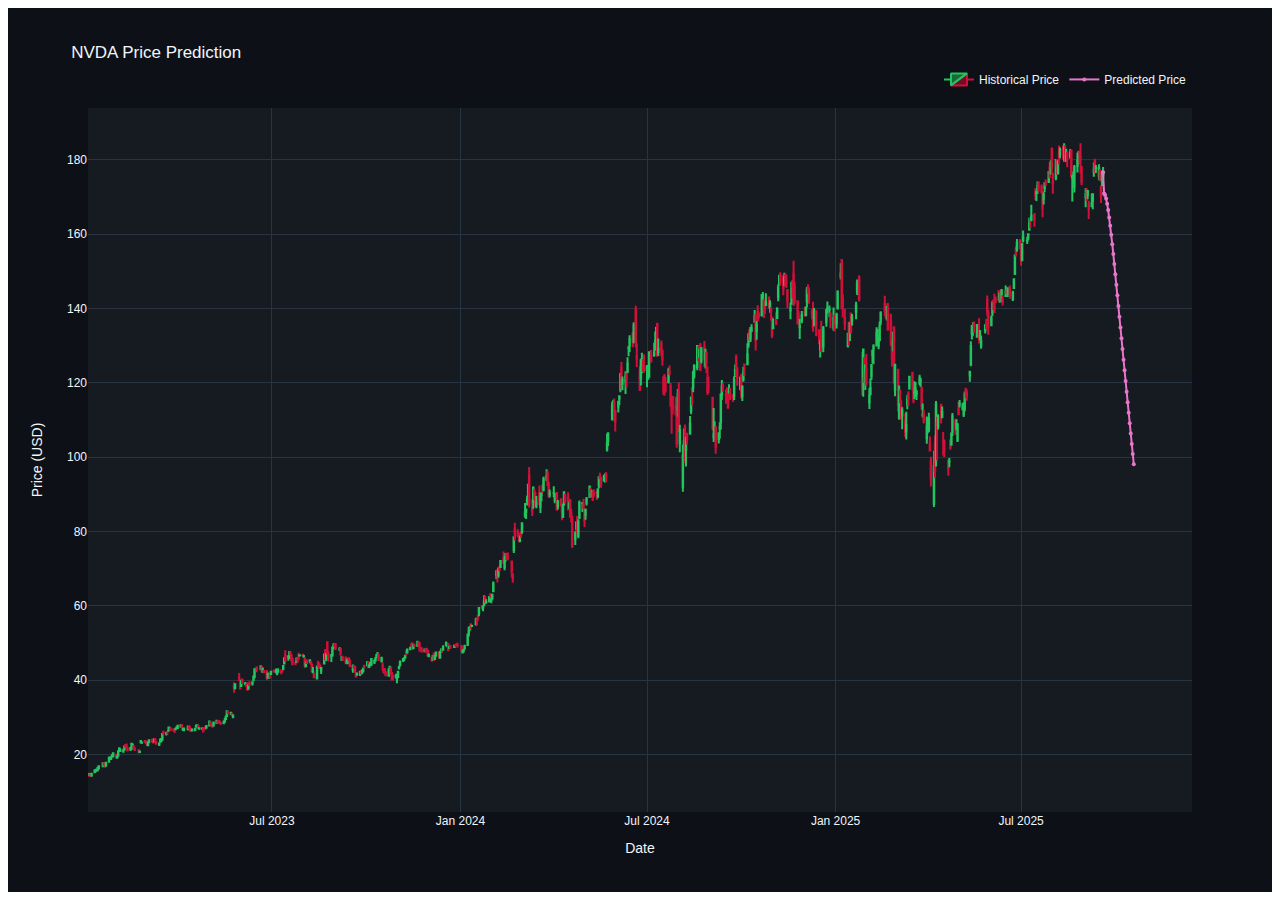
<file: public/predictions/NVDA_chart.html>
<html>
<head><meta charset="utf-8" /></head>
<body>
    <div>                        <script type="text/javascript">window.PlotlyConfig = {MathJaxConfig: 'local'};</script>
        <script charset="utf-8" src="https://cdn.plot.ly/plotly-2.32.0.min.js"></script>                <div id="48cd8c2a-c281-48b7-8abe-de192d6a463f" class="plotly-graph-div" style="height:100%; width:100%;"></div>            <script type="text/javascript">                                    window.PLOTLYENV=window.PLOTLYENV || {};                                    if (document.getElementById("48cd8c2a-c281-48b7-8abe-de192d6a463f")) {                    Plotly.newPlot(                        "48cd8c2a-c281-48b7-8abe-de192d6a463f",                        [{"close":[176.6699981689453,14.30147933959961,14.73507022857666,14.251527786254885,14.844966888427734,15.613239288330078,15.893975257873535,15.985886573791504,16.495405197143555,16.883039474487305,17.68528175354004,17.36058807373047,16.749164581298828,17.822153091430664,19.17487525939941,19.246803283691406,19.30475234985352,19.78330039978028,20.34576416015625,19.143903732299805,19.51855087280273,20.92322158813477,21.68849754333496,21.0800724029541,21.069080352783203,22.15205764770508,22.18403053283692,22.315902709960938,21.24491500854492,21.767423629760746,22.94930458068848,22.74250221252441,21.981216430664062,21.36780166625977,20.63549041748047,20.734399795532227,23.641651153564453,23.26400756835937,23.478805541992188,23.194072723388672,22.676559448242188,23.291980743408203,23.8674373626709,23.531757354736328,23.26995849609375,24.16226387023925,23.4178409576416,22.947208404541016,22.948205947875977,24.044357299804688,24.209226608276367,25.52121353149414,25.70507049560547,25.87993049621582,26.1787052154541,26.44749641418457,27.169931411743164,26.75825500488281,26.51044654846192,26.38953971862793,26.96309280395508,27.361787796020508,27.755481719970703,27.943334579467773,27.43173217773437,26.86017417907715,27.016054153442383,27.557632446289062,27.14795112609864,26.47447395324707,26.442495346069336,26.737268447875977,26.981081008911133,27.645565032958984,27.909358978271484,27.08300018310547,27.09798812866211,27.02104759216309,26.22067070007324,26.93511199951172,27.20490264892578,27.727500915527344,28.887601852416992,28.188140869140625,27.780460357666016,27.540645599365234,28.65777969360352,29.128416061401367,28.548864364624023,28.86261940002441,28.55585670471192,28.318044662475582,28.930564880371094,29.190370559692383,30.154617309570312,31.65345764160156,31.239776611328125,31.15184593200684,30.66422271728516,30.51434326171875,37.95057678222656,38.91582489013672,40.07992172241211,37.8046875,39.73918914794922,39.296531677246094,39.14065170288086,38.624053955078125,37.44983673095703,38.4841423034668,38.74397277832031,39.45549011230469,40.99446487426758,42.96813583374024,42.62436676025391,42.66333770751953,43.77858352661133,43.0161018371582,42.9961166381836,42.1806640625,40.6047248840332,41.8478889465332,41.089393615722656,40.79459381103516,42.27359771728516,42.384525299072266,42.2885971069336,42.07473373413086,42.47446060180664,42.15167999267578,42.37653350830078,43.872520446777344,45.94614028930664,45.43848037719727,46.429805755615234,47.46211624145508,47.04539108276367,45.48943710327149,44.27925491333008,44.58204650878906,45.64833068847656,45.42148208618164,45.86918640136719,46.71861267089844,46.69762420654297,46.47577667236328,44.23927688598633,44.485111236572266,44.65000915527344,45.386512756347656,44.63401412963867,42.52542495727539,42.35954284667969,40.82757186889648,43.7236213684082,43.91049575805664,43.45680236816406,43.31489944458008,43.269927978515625,46.93546295166016,45.63733673095703,47.08436965942383,47.13133239746094,45.98711395263672,46.80355453491211,48.75124740600586,49.23093032836914,49.321868896484375,48.4764289855957,48.51540756225586,47.03328323364258,46.21376419067383,45.54516220092773,45.15138626098633,44.84356689453125,45.45820999145508,45.55414962768555,43.87413787841797,43.94010162353516,43.49436569213867,42.21411895751953,40.99283981323242,41.585487365722656,42.19712829589844,41.88631439208984,42.44297790527344,43.06361770629883,43.47337341308594,44.755619049072266,43.49136352539063,44.01505661010742,44.66167449951172,45.73503875732422,45.24633026123047,45.771026611328125,46.77842712402344,46.9173469543457,45.43421936035156,46.067848205566406,43.91211318969727,42.171142578125,42.076202392578125,41.36261367797852,42.94968795776367,43.63727569580078,41.754390716552734,40.30224609375,40.47614669799805,41.13675308227539,40.75597381591797,42.30007553100586,43.48036956787109,44.97848892211914,45.72404861450195,45.92793273925781,46.54656982421875,46.92234802246094,48.3065299987793,48.59136199951172,49.62674331665039,48.85920333862305,49.45085525512695,49.26896667480469,50.37930679321289,49.914581298828125,48.68730545043945,47.747859954833984,48.21358489990234,47.79282760620117,48.11164855957031,46.74245071411133,46.73745346069336,45.483192443847656,46.54266357421875,45.48019409179688,46.57264709472656,47.48219299316406,46.60363006591797,47.63311767578125,48.06389999389648,48.32575988769531,48.86549377441406,50.05190658569336,49.57913589477539,48.08688735961914,48.965450286865234,48.8055305480957,49.25429916381836,49.39223098754883,49.4971809387207,49.4971809387207,48.143856048583984,47.54515838623047,47.97394943237305,49.072391510009766,52.226806640625,53.11336898803711,54.32276153564453,54.79452133178711,54.682579040527344,56.3537483215332,56.02491760253906,57.0783805847168,59.461185455322266,59.62409973144531,59.842994689941406,61.33124542236328,61.58612060546875,61.00041198730469,62.43369674682617,62.74253845214844,61.49616622924805,62.995418548583984,66.1268539428711,69.29725646972656,68.18881225585938,70.0638656616211,69.6061019897461,72.09686279296875,72.21179962158203,72.09186553955078,73.86297607421875,72.62158203125,72.57660675048828,69.41720581054688,67.43818664550781,78.49864196777344,78.77750396728516,79.05237579345703,78.66154479980469,77.62407684326172,79.07234954833984,82.23776245117188,85.19428253173828,85.92495727539062,88.65970611572266,92.62689971923828,87.48824310302734,85.73503112792969,91.87125396728516,90.8467025756836,87.904052734375,87.79710388183594,88.4148178100586,89.35739135742188,90.33094787597656,91.3934555053711,94.24615478515624,94.95884704589844,92.51895141601562,90.2090072631836,90.31495666503906,90.32195281982422,89.41136169433594,88.92359161376953,85.86597442626953,87.96802520751953,87.09341430664062,85.3152084350586,86.99945831298828,90.5748291015625,88.14594268798828,85.96192169189453,87.37528991699219,83.996826171875,84.63253021240234,76.1653823852539,79.48187255859375,82.38555145263672,79.64080810546875,82.59446716308594,87.69515228271484,87.71713256835938,86.36276245117188,83.00326538085938,85.77801513671875,88.74866485595703,92.09813690185548,90.51285552978516,90.37092590332033,88.70668029785156,89.83717346191406,90.3579330444336,91.31450653076172,94.58700561523438,94.3161392211914,92.4369888305664,94.73695373535156,95.34266662597656,94.90685272216795,103.7518539428711,106.4206314086914,113.84925079345705,114.77283477783205,110.44979858398438,109.58319091796876,114.94775390625,116.38409423828124,122.3843765258789,120.94303894042967,120.83308410644533,121.73467254638672,120.8650131225586,125.15340423583984,129.561767578125,131.83091735839844,130.93125915527344,135.529541015625,130.7313232421875,126.52288818359376,118.06603240966795,126.0430679321289,126.35295104980467,123.94384765625,123.4940185546875,124.25373840332033,122.62434387207033,128.2322540283203,125.78317260742188,128.15228271484375,131.33111572265625,134.85980224609375,127.3525848388672,129.19189453125,128.39219665527344,126.31297302246094,117.94608306884766,121.044921875,117.8861083984375,123.4940185546875,122.54436492919922,114.20748138427734,112.23821258544922,113.0179214477539,111.5484619140625,103.69139099121094,116.97643280029295,109.16935729980467,107.23007202148438,100.41261291503906,104.21119689941406,98.8731918334961,104.93093872070312,104.71101379394533,108.97941589355467,116.09677124023438,118.03606414794922,122.81427001953124,124.53363037109376,129.9516143798828,127.20264434814452,128.45217895507812,123.69393920898438,129.32183837890625,126.4129409790039,128.25225830078125,125.5632553100586,117.54623413085938,119.32557678222656,107.95980834960938,106.17047882080078,107.17009735107422,102.79173278808594,106.4303741455078,108.05976104736328,116.86649322509766,119.10585021972656,119.06584930419922,116.74651336669922,115.5568618774414,113.33749389648438,117.8362045288086,115.96674346923828,116.22667694091795,120.8353500366211,123.47459411621094,124.0044403076172,121.36520385742188,121.40518951416016,116.9664535522461,118.81593322753906,122.81478118896484,124.88418579101562,127.68338775634766,132.85189819335938,132.61196899414062,134.7713623046875,134.76136779785156,138.0304412841797,131.56228637695312,135.6811065673828,136.8907470703125,137.96043395996094,143.66880798339844,143.54884338378906,139.51998901367188,140.3697509765625,141.49942016601562,140.47972106933594,141.20950317382812,139.300048828125,132.72193908691406,135.36119079589844,136.01100158691406,139.86988830566406,145.56825256347656,148.83734130859375,147.58767700195312,145.21835327148438,148.24746704101562,146.2280731201172,146.71791076660156,141.9392852783203,140.10980224609375,146.9678497314453,145.84817504882812,146.62796020507812,141.9093017578125,135.9810028076172,136.88075256347656,135.3011932373047,138.2103729248047,138.5902557373047,140.2198028564453,145.09840393066406,145.02841186523438,142.4089813232422,138.77975463867188,135.04058837890625,139.27964782714844,137.31008911132812,134.22076416015625,131.9712371826172,130.36160278320312,128.88192749023438,130.65151977539062,134.670654296875,139.6395721435547,140.18946838378906,139.89952087402344,136.98016357421875,137.46005249023438,134.26075744628906,138.27987670898438,144.43853759765625,149.39744567871094,140.10946655273438,140.07948303222656,135.8804168701172,133.20098876953125,131.73129272460938,136.21034240722656,133.54090881347656,137.6800079345703,140.79933166503906,147.03799438476562,147.1879425048828,142.58892822265625,118.39420318603516,128.9619140625,123.67305755615234,124.62285614013672,120.04385375976562,116.63459777832033,118.62416076660156,124.80281829833984,128.65196228027344,129.81170654296875,133.54090881347656,132.77108764648438,131.11143493652344,135.26052856445312,138.81976318359375,139.36964416503906,139.19967651367188,140.07948303222656,134.4007110595703,130.2516326904297,126.60242462158205,131.2514190673828,120.12384033203124,124.89279174804688,114.03515625,115.96473693847656,117.2744598388672,110.5459213256836,112.66545867919922,106.95669555664062,108.73631286621094,115.7254409790039,115.56546020507812,121.65469360351562,119.51496124267578,115.41547393798828,117.50520324707033,118.51508331298828,117.68518829345705,121.3947296142578,120.67481994628906,113.74568939208984,111.41597747802734,109.65619659423828,108.36636352539062,110.13614654541016,110.4061050415039,101.78720092773438,94.29813385009766,97.6277084350586,96.2878875732422,114.31561279296876,107.55646514892578,110.9160385131836,110.6960678100586,112.18588256835938,104.4768524169922,101.47722625732422,96.89781188964844,98.87755584716795,102.69707489013672,106.4166030883789,110.99604034423828,108.71631622314452,109.00627899169922,108.9062957763672,111.59595489501952,114.485595703125,113.80567932128906,113.52571868896484,117.04527282714844,117.35523986816406,116.63532257080078,122.98452758789062,129.9136505126953,135.32296752929688,134.8130340576172,135.38296508789062,135.55294799804688,134.36309814453125,131.78341674804688,132.81329345703125,131.2734832763672,135.48294067382812,134.7930450439453,139.17250061035156,135.11300659179688,137.3627166748047,141.2022247314453,141.9021453857422,139.97239685058594,141.70216369628906,142.612060546875,143.94189453125,142.8219451904297,144.9918212890625,141.9619903564453,144.6818389892578,144.1118621826172,145.47178649902344,143.84188842773438,144.161865234375,147.8916473388672,154.30130004882812,155.01126098632812,157.74110412597656,157.98109436035156,153.29136657714844,157.2411346435547,159.3310089111328,158.2310791015625,159.99098205566406,162.87081909179688,164.09075927734375,164.91070556640625,164.06076049804688,170.69036865234375,171.36033630371094,172.99024963378906,172.40028381347656,171.37034606933594,167.0205841064453,170.77037048339844,173.73020935058594,173.49021911621094,176.7400360107422,175.50009155273438,179.25990295410156,177.85997009277344,173.710205078125,179.98985290527344,178.24993896484375,179.40988159179688,180.7598114013672,182.689697265625,182.0497283935547,183.1496734619141,181.5797576904297,182.00973510742188,180.4398193359375,181.99972534179688,175.63009643554688,175.39010620117188,174.97012329101562,177.97996520996094,179.79986572265625,181.7597503662109,181.5897674560547,180.1598358154297,174.170166015625,170.77037048339844,170.61038208007812,171.65032958984375,167.01058959960938,168.30050659179688,170.7503662109375,177.32000732421875,177.1699981689453,177.82000732421875,177.75,174.8800048828125,174.8800048828125,170.2899932861328,176.24000549316406,176.6699981689453],"decreasing":{"line":{"color":"#d20f39"}},"high":[178.0800018310547,14.996000289916992,14.852999687194824,14.564000129699709,15.010000228881836,16.055999755859375,15.961999893188477,16.027999877929688,16.636999130249023,16.922000885009766,17.72800064086914,17.87299919128418,17.19700050354004,17.856000900268555,19.2450008392334,19.4950008392334,19.3700008392334,20.166000366210938,20.62800025939941,20.13999938964844,19.687000274658203,21.191999435424805,21.948999404907227,21.7450008392334,21.56999969482422,22.25900077819824,22.87800025939941,23.020000457763672,22.077999114990234,22.04800033569336,23.04899978637696,22.854999542236328,22.549999237060547,21.739999771118164,21.49399948120117,21.10400009155273,23.88800048828125,23.474000930786133,23.8799991607666,23.825000762939453,23.256000518798828,23.3799991607666,23.89999961853028,24.24799919128418,24.125,24.200000762939453,24.45400047302246,23.62700080871582,23.29800033569336,24.2189998626709,24.285999298095703,25.58799934387207,26.39900016784668,26.02400016784668,26.39200019836425,27.589000701904297,27.499000549316406,27.16699981689453,27.0,26.51300048828125,27.077999114990234,27.499000549316406,27.833999633789062,28.0,28.0,26.99799919128418,27.07999992370605,27.621000289916992,27.790000915527344,27.468000411987305,26.886999130249023,26.882999420166016,27.006000518798828,28.11000061035156,28.0,28.030000686645508,27.183000564575195,27.36599922180176,27.246999740600582,27.32999992370605,27.4950008392334,27.757999420166016,29.058000564575195,28.836000442504883,28.367000579833984,27.858999252319336,28.7549991607666,29.21999931335449,28.972999572753903,29.113000869750977,28.950000762939453,28.780000686645508,28.9689998626709,29.8700008392334,30.198999404907227,31.827999114990234,31.57999992370605,31.520000457763672,31.288000106811523,30.60700035095215,39.47999954223633,39.16999816894531,41.9379997253418,40.29499816894531,40.04999923706055,40.5,39.56499862670898,39.15999984741211,39.499000549316406,38.86399841308594,39.71099853515625,39.52999877929688,41.10100173950195,43.0,43.28900146484375,43.72100067138672,43.9900016784668,43.6150016784668,43.42599868774414,42.80899810791016,42.76399993896485,41.93999862670898,41.845001220703125,41.59999847412109,42.54999923706055,42.89799880981445,43.17699813842773,42.17900085449219,43.2140007019043,42.81100082397461,42.757999420166016,43.935001373291016,46.15499877929688,48.0880012512207,46.49599838256836,47.89599990844727,47.81800079345703,47.08700180053711,45.86600112915039,45.10900115966797,46.18299865722656,46.053001403808594,47.39500045776367,47.027000427246094,47.130001068115234,46.900001525878906,45.84000015258789,45.11800003051758,45.641998291015625,45.540000915527344,45.242000579833984,44.3120002746582,43.57400131225586,42.01800155639648,43.79999923706055,45.26800155639648,44.67499923706055,44.0620002746582,43.57799911499024,47.06499862670898,48.1870002746582,47.20000076293945,50.26599884033203,47.80500030517578,46.97999954223633,49.08100128173828,49.92699813842773,49.74399948120117,49.79999923706055,48.85100173950195,48.54899978637695,46.34400177001953,46.60599899291992,46.16299819946289,45.67300033569336,45.93000030517578,45.98699951171875,45.5989990234375,44.242000579833984,43.96599960327149,43.90299987792969,42.09999847412109,42.1150016784668,42.5359992980957,42.81999969482422,42.87200164794922,43.44599914550781,44.14400100708008,45.17499923706055,45.130001068115234,44.14300155639648,44.900001525878906,45.78900146484375,45.60499954223633,46.25899887084961,46.85900115966797,47.60900115966797,47.11600112915039,46.22499847412109,44.75400161743164,43.21900177001953,43.297000885009766,42.470001220703125,43.24800109863281,43.696998596191406,43.650001525878906,42.25600051879883,41.20600128173828,41.76599884033203,40.87900161743164,42.38100051879883,43.88399887084961,45.30899810791016,45.935001373291016,46.21799850463867,46.867000579833984,48.22999954223633,48.47200012207031,49.11600112915039,49.83399963378906,49.959999084472656,49.525001525878906,49.71699905395508,50.54800033569336,50.516998291015625,50.334999084472656,48.92100143432617,48.52999877929688,48.323001861572266,48.762001037597656,48.11000061035156,47.20000076293945,46.07699966430664,46.59999847412109,47.387001037597656,46.62900161743164,47.74100112915039,47.53099822998047,47.66600036621094,48.59400177001953,48.66999816894531,49.40399932861328,50.43299865722656,49.70000076293945,49.999000549316406,49.095001220703125,49.382999420166016,49.59999847412109,49.68000030517578,49.88399887084961,49.99700164794922,49.29499816894531,48.18399810791016,48.5,49.547000885009766,52.275001525878906,54.32500076293945,54.59999847412109,55.34600067138672,54.970001220703125,56.834999084472656,56.47100067138672,57.59999847412109,59.5,60.33100128173828,59.90999984741211,62.8489990234375,62.71900177001953,61.78300094604492,62.48899841308594,63.49300003051758,62.26900100708008,63.19100189208984,66.5999984741211,69.49700164794922,69.75399780273438,70.22000122070312,70.79399871826172,72.18499755859375,74.61100006103516,73.44999694824219,74.23600006103516,73.9749984741211,74.4020004272461,71.95600128173828,68.88800048828125,78.57499694824219,82.39399719238281,80.64600372314453,79.4800033569336,78.93299865722656,79.98999786376953,82.30000305175781,87.69499969482422,86.09700012207031,89.7239990234375,92.76699829101562,97.4000015258789,88.7969970703125,91.95999908447266,91.50399780273438,90.64600372314452,89.5459976196289,92.40499877929688,90.54399871826172,90.41000366210938,92.64800262451172,94.77799987792967,96.76599884033205,96.375,93.23999786376952,91.3000030517578,92.2249984741211,90.09400177001952,90.3740005493164,90.63400268554688,88.48100280761719,88.83000183105469,87.63500213623047,87.4000015258789,90.73899841308594,90.1750030517578,90.61299896240234,88.11799621582031,88.7750015258789,86.19000244140625,84.3239974975586,80.072998046875,82.76899719238281,84.08200073242188,83.322998046875,88.33100128173828,87.99199676513672,88.81900024414062,86.0,86.23699951171875,89.28099822998047,92.22000122070312,91.78099822998048,91.19400024414062,91.0719985961914,91.4010009765625,90.9980010986328,91.6510009765625,94.86199951171876,95.81900024414062,94.73999786376952,95.1999969482422,95.4000015258789,96.0199966430664,106.31999969482422,106.4749984741211,114.93900299072266,115.49199676513672,115.81900024414062,112.71700286865234,115.0,116.5999984741211,122.4489974975586,125.58699798583984,121.69200134277344,123.0999984741211,122.87000274658205,126.87999725341795,129.8000030517578,132.83999633789062,133.72999572753906,136.3300018310547,140.75999450683594,130.6300048828125,124.45999908447266,126.5,128.1199951171875,126.41000366210938,127.70999908447266,124.83999633789062,123.41000366210938,128.27999877929688,128.85000610351562,130.77000427246094,133.82000732421875,135.10000610351562,136.14999389648438,131.9199981689453,131.38999938964844,129.0399932861328,121.8499984741211,122.4000015258789,121.5999984741211,124.06999969482422,124.69000244140624,119.9499969482422,116.62999725341795,116.1999969482422,116.27999877929688,111.98999786376952,118.33999633789062,120.16000366210938,108.72000122070312,103.41000366210938,107.70999908447266,108.8000030517578,105.5,106.5999984741211,111.06999969482422,116.2300033569336,118.5999984741211,123.23999786376952,125.0,130.0,129.8800048828125,129.35000610351562,130.75,129.60000610351562,131.25999450683594,129.1999969482422,128.3300018310547,124.43000030517578,121.75,116.20999908447266,113.2699966430664,109.6500015258789,108.1500015258789,106.5500030517578,109.4000015258789,117.19000244140624,120.79000091552734,119.95999908447266,118.18000030517578,118.8000030517578,117.6999969482422,119.66000366210938,118.62000274658205,116.98999786376952,121.8000030517578,124.94000244140624,127.66999816894533,124.02999877929688,121.5,122.44000244140624,119.37999725341795,124.36000061035156,125.04000091552734,130.63999938964844,133.47999572753906,134.52000427246094,135.0,135.77999877929688,139.60000610351562,138.57000732421875,136.6199951171875,140.88999938964844,138.89999389648438,143.7100067138672,144.4199981689453,142.42999267578125,141.35000610351562,144.1300048828125,143.13999938964844,142.25999450683594,140.3300018310547,137.61000061035156,137.30999755859375,138.9600067138672,140.3699951171875,146.49000549316406,148.92999267578125,149.77000427246094,148.85000610351562,149.64999389648438,149.3300018310547,149.0,145.24000549316406,141.5500030517578,147.1300048828125,147.55999755859375,152.88999938964844,147.16000366210938,142.0500030517578,139.3000030517578,137.22000122070312,139.35000610351562,140.4499969482422,140.5399932861328,145.7899932861328,146.5399932861328,145.6999969482422,139.9499969482422,141.82000732421875,140.1699981689453,138.44000244140625,139.60000610351562,134.39999389648438,131.58999633789062,136.6999969482422,134.02999877929688,135.27999877929688,139.7899932861328,141.89999389648438,140.85000610351562,139.02000427246094,140.27000427246094,138.07000732421875,138.8800048828125,144.89999389648438,152.16000366210938,153.1300048828125,143.9499969482422,139.9199981689453,133.49000549316406,136.3800048828125,136.4499969482422,138.75,138.5,141.8300018310547,147.7899932861328,147.22999572753906,148.97000122070312,128.39999389648438,129.0,126.88999938964844,125.0,127.8499984741211,118.56999969482422,121.1999969482422,125.0,128.77000427246094,130.3699951171875,135.0,134.47999572753906,132.24000549316406,136.5,139.25,143.44000244140625,141.36000061035156,140.66000366210938,141.4600067138672,138.58999633789062,130.1999969482422,133.72999572753906,135.00999450683594,125.08999633789062,123.6999969482422,119.30999755859376,118.27999877929688,115.3499984741211,113.4800033569336,111.8499984741211,112.23999786376952,116.76000213623048,117.76000213623048,121.87999725341795,122.88999938964844,119.0199966430664,120.4499969482422,120.1999969482422,117.98999786376952,122.22000122070312,121.29000091552734,118.83999633789062,114.4499969482422,112.87000274658205,110.95999908447266,110.1999969482422,111.9800033569336,105.62999725341795,100.12999725341795,101.75,105.8499984741211,115.0999984741211,110.86000061035156,111.5500030517578,114.29000091552734,113.62000274658205,106.79000091552734,104.47000122070312,99.44000244140624,99.80999755859376,104.8000030517578,106.54000091552734,111.91999816894533,110.37000274658205,110.1999969482422,108.91999816894533,114.94000244140624,115.4000015258789,114.66999816894533,114.73999786376952,117.68000030517578,118.68000030517578,118.2300033569336,123.0,131.22000122070312,135.44000244140625,136.3000030517578,136.35000610351562,135.8699951171875,134.5800018310547,137.39999389648438,134.25,132.67999267578125,135.66000366210938,137.25,143.49000549316406,139.6199951171875,138.1199951171875,142.0,142.38999938964844,144.0,143.27000427246094,145.0,144.2899932861328,144.99000549316406,145.0,143.5800018310547,146.17999267578125,145.22000122070312,145.64999389648438,146.1999969482422,144.77999877929688,147.9600067138672,154.4499969482422,156.72000122070312,158.7100067138672,158.66000366210938,157.1999969482422,157.60000610351562,160.97999572753906,159.30999755859375,160.22000122070312,164.4199981689453,164.5,167.88999938964844,165.49000549316406,172.39999389648438,171.75,174.16000366210938,174.25,173.3800048828125,171.38999938964844,171.25999450683594,173.8300018310547,174.72000122070312,177.0,179.3800048828125,179.88999938964844,183.3000030517578,176.5399932861328,180.1999969482422,180.259994506836,179.89999389648438,183.8800048828125,183.3000030517578,183.83999633789065,184.47999572753903,183.97000122070312,183.0200042724609,181.8999938964844,182.94000244140625,182.5,176.0,176.89999389648438,178.58999633789062,181.9100036621093,182.38999938964844,182.4900054931641,184.47000122070312,178.14999389648438,172.3800048828125,172.41000366210938,171.86000061035156,169.02999877929688,170.9600067138672,170.97999572753906,179.2899932861328,180.27999877929688,178.60000610351562,178.85000610351562,177.5,177.5,173.1999969482422,177.10000610351562,178.0800018310547],"increasing":{"line":{"color":"#22c55e"}},"low":[175.17999267578125,14.095999717712402,14.241000175476074,14.14799976348877,14.034000396728516,15.140999794006348,15.472000122070312,15.562999725341797,15.491999626159668,16.165000915527344,16.89900016784668,17.281999588012695,16.731000900268555,16.825000762939453,17.81800079345703,18.81999969482422,18.57999992370605,19.277999877929688,19.405000686645508,19.14999961853028,18.950000762939453,19.61100006103516,20.700000762939453,20.78899955749512,20.785999298095703,21.14999961853028,22.007999420166016,22.1200008392334,20.81100082397461,20.96199989318848,21.36599922180176,22.106000900268555,21.927000045776367,20.975000381469727,20.61800003051757,20.42099952697754,23.02499961853028,22.94700050354004,23.45400047302246,23.20599937438965,22.507999420166016,22.43199920654297,23.1299991607666,23.48699951171875,23.24099922180176,23.42399978637696,23.382999420166016,22.72599983215332,22.29700088500977,23.459999084472656,23.36000061035156,23.893999099731445,25.667999267578125,25.1299991607666,25.381000518798828,26.23699951171875,26.690000534057617,26.354999542236328,26.364999771118164,25.850000381469727,26.597000122070312,27.10199928283692,27.104999542236328,27.336000442504883,27.30699920654297,26.395000457763672,26.427000045776367,26.66900062561035,27.1259994506836,26.44799995422364,26.32900047302246,26.21999931335449,26.433000564575195,27.35700035095215,27.23200035095215,27.0,26.722000122070312,26.67099952697754,26.225000381469727,26.70499992370605,26.625,27.07099914550781,27.780000686645508,28.08300018310547,27.472000122070312,27.239999771118164,27.731000900268555,28.350000381469727,28.450000762939453,28.461000442504883,28.246000289916992,28.04599952697754,28.152000427246094,28.832000732421875,29.43000030517578,30.31999969482422,30.916000366210938,30.68000030517578,30.631000518798828,29.80599975585937,36.6349983215332,37.54999923706055,39.94900131225586,37.821998596191406,38.34000015258789,39.05799865722656,38.70700073242188,38.14799880981445,37.35599899291992,37.505001068115234,38.56700134277344,38.61800003051758,39.7400016784668,40.55199813842773,42.14699935913086,42.6609992980957,42.67399978637695,42.08000183105469,42.23400115966797,42.01499938964844,40.09999847412109,40.448001861572266,40.51800155639648,40.59999847412109,41.5009994506836,42.20199966430664,42.084999084472656,41.34600067138672,42.18000030517578,41.64899826049805,42.06700134277344,42.777000427246094,44.492000579833984,45.060001373291016,45.262001037597656,45.73400115966797,46.742000579833984,45.0620002746582,44.09999847412109,44.040000915527344,44.92300033569336,44.630001068115234,45.75,46.38100051879883,46.50600051879883,46.027000427246094,43.387001037597656,43.79999923706055,44.39300155639648,44.5629997253418,44.055999755859375,42.13399887084961,41.834999084472656,40.63899993896485,40.31100082397461,43.709999084472656,43.40599822998047,43.0009994506836,41.65999984741211,44.22200012207031,45.33300018310547,45.20800018310547,47.15900039672852,45.02399826049805,44.88800048828125,46.39099884033203,48.42499923706055,48.95800018310547,48.141998291015625,47.86000061035156,46.58000183105469,45.152000427246094,45.27099990844727,44.3120002746582,44.53099822998047,44.50299835205078,45.13100051879883,43.80799865722656,42.0,43.00199890136719,42.22299957275391,40.97999954223633,41.23099899291992,41.17699813842773,41.65499877929688,41.62900161743164,42.1150016784668,43.30699920654297,43.86100006103516,43.24599838256836,43.29199981689453,43.88800048828125,44.0260009765625,44.36800003051758,45.0880012512207,46.04999923706055,46.33000183105469,45.27999877929688,44.9119987487793,42.47999954223633,41.82500076293945,41.88199996948242,41.07799911499024,40.94499969482422,42.69100189208984,41.55500030517578,39.880001068115234,40.01499938964844,40.48099899291992,39.22999954223633,40.86899948120117,42.89400100708008,43.72299957275391,44.89899826049805,45.15800094604492,45.96799850463867,46.75,47.28300094604492,48.0989990234375,49.040000915527344,48.20000076293945,48.33000183105469,49.00699996948242,49.180999755859375,49.22200012207031,47.68999862670898,47.744998931884766,47.652000427246094,47.47299957275391,47.86000061035156,46.422000885009766,46.1870002746582,45.0099983215332,45.27099990844727,45.4119987487793,45.604000091552734,46.54999923706055,45.83000183105469,46.04600143432617,47.608001708984375,47.422000885009766,48.119998931884766,49.150001525878906,48.89500045776367,48.09799957275391,48.41899871826172,48.46699905395508,48.959999084472656,49.084999084472656,49.4119987487793,48.7509994506836,47.595001220703125,47.31999969482422,47.507999420166016,48.305999755859375,49.479000091552734,51.68999862670898,53.48899841308594,53.560001373291016,54.33000183105469,54.900001525878906,54.7400016784668,56.10699844360352,57.22499847412109,59.06999969482422,58.584999084472656,59.9379997253418,60.84999847412109,60.573001861572266,60.90700149536133,62.2599983215332,60.70000076293945,61.650001525878906,63.68999862670898,67.20500183105469,66.30000305175781,67.5999984741211,69.45500183105469,70.21199798583984,71.25,69.62000274658203,71.93800354003906,72.4000015258789,72.5009994506836,67.73400115966797,66.24800109863281,74.22000122070312,77.56999969482422,78.50499725341797,77.16200256347656,77.125,78.3499984741211,79.43499755859375,83.71900177001953,83.41699981689453,87.02999877929688,89.60199737548828,86.50599670410156,84.16600036621094,86.1500015258789,88.43499755859375,86.5999984741211,86.25700378417969,87.08499908447266,85.01000213623047,88.2229995727539,90.40499877929688,90.83399963378906,93.51000213623048,92.5019989013672,89.12300109863281,89.19300079345703,89.2040023803711,87.62000274658203,88.4000015258789,85.87999725341797,85.9260025024414,86.73200225830078,83.02200317382812,83.70899963378906,86.9260025024414,87.52999877929688,85.92900085449219,86.06400299072266,83.94999694824219,82.4020004272461,75.60600280761719,76.4000015258789,80.26399993896484,79.18299865722656,78.2229995727539,83.38700103759766,85.26599884033203,86.30000305175781,81.25499725341797,83.19999694824219,87.04000091552734,89.05500030517578,89.01100158691406,89.41999816894531,88.23100280761719,89.22699737548828,88.52899932861328,88.93399810791016,91.5989990234375,94.10299682617188,91.80599975585938,93.44000244140624,93.18000030517578,93.2490005493164,101.5199966430664,103.0,109.88300323486328,110.9010009765625,109.66300201416016,106.94000244140624,112.00299835205078,114.04499816894533,117.46800231933594,118.31999969482422,118.02200317382812,117.01000213623048,118.73999786376952,122.56999969482422,127.16000366210938,128.32000732421875,129.5800018310547,130.69000244140625,129.52000427246094,124.3000030517578,118.04000091552734,119.31999969482422,122.5999984741211,122.91999816894533,122.75,118.83000183105467,121.02999877929688,121.36000061035156,125.68000030517578,127.04000091552734,128.64999389648438,132.4199981689453,127.0500030517578,127.22000122070312,127.18000030517578,124.58000183105467,116.72000122070312,116.55999755859376,117.37000274658205,119.86000061035156,122.0999984741211,113.44000244140624,106.3000030517578,111.58000183105467,111.3000030517578,102.54000091552734,110.87999725341795,106.80999755859376,101.37000274658205,90.69000244140624,100.5500030517578,98.69000244140624,97.5199966430664,103.43000030517578,106.26000213623048,111.58000183105467,114.06999969482422,117.47000122070312,121.18000030517578,123.41999816894533,125.88999938964844,126.66000366210938,123.0999984741211,125.22000122070312,124.37000274658205,123.87999725341795,122.63999938964844,116.70999908447266,117.22000122070312,107.29000091552734,104.12000274658205,104.76000213623048,100.9499969482422,103.69000244140624,104.9499969482422,107.41999816894533,115.37999725341795,117.5999984741211,114.36000061035156,114.83000183105467,113.22000122070312,117.25,115.38999938964844,114.86000061035156,115.37999725341795,121.61000061035156,121.8000030517578,119.26000213623048,118.1500015258789,115.79000091552734,115.13999938964844,120.33999633789062,121.83000183105467,124.9499969482422,129.4199981689453,131.3800048828125,131.0,133.66000366210938,136.3000030517578,128.74000549316406,131.5800018310547,136.8699951171875,137.27999877929688,138.0,141.77999877929688,137.4600067138672,138.4600067138672,140.8000030517578,140.0500030517578,138.89999389648438,136.80999755859375,132.11000061035156,134.57000732421875,135.57000732421875,137.3300018310547,141.9600067138672,146.1699981689453,146.25999450683594,143.57000732421875,146.00999450683594,145.89999389648438,145.5500030517578,140.0800018310547,137.14999389648438,140.99000549316406,142.72999572753906,140.6999969482422,141.10000610351562,135.82000732421875,135.6699981689453,131.8000030517578,136.0500030517578,137.82000732421875,137.9499969482422,140.2899932861328,143.9499969482422,141.30999755859375,137.1300048828125,133.7899932861328,135.2100067138672,135.8000030517578,132.5399932861328,130.4199981689453,126.86000061035156,128.27999877929688,129.5500030517578,128.22000122070312,135.1199951171875,138.64999389648438,137.72999572753906,134.7100067138672,134.02000427246094,133.8300018310547,134.6300048828125,139.72999572753906,147.82000732421875,140.00999450683594,137.55999755859375,134.22000122070312,129.50999450683594,130.0500030517578,131.2899932861328,133.49000549316406,135.4600067138672,137.08999633789062,143.6699981689453,143.72000122070312,141.8800048828125,116.6999969482422,116.25,120.0500030517578,118.0999984741211,119.19000244140624,113.01000213623048,116.6999969482422,120.76000213623048,125.20999908447266,125.0,129.9600067138672,131.02000427246094,129.0800018310547,131.1699981689453,135.5,137.92999267578125,137.22000122070312,136.7899932861328,134.02999877929688,130.0800018310547,124.44000244140624,128.49000549316406,120.01000213623048,116.4000015258789,112.27999877929688,110.11000061035156,114.51000213623048,110.22000122070312,107.55999755859376,105.45999908447266,104.7699966430664,112.87999725341795,113.79000091552734,118.1500015258789,118.02999877929688,114.54000091552734,115.68000030517578,116.47000122070312,115.41999816894533,119.33999633789062,118.91999816894533,112.70999908447266,110.66000366210938,109.06999969482422,103.6500015258789,106.47000122070312,106.79000091552734,101.5999984741211,92.11000061035156,86.62000274658203,94.45999908447266,97.52999877929688,99.1500015258789,107.4800033569336,109.06999969482422,110.5,100.4499969482422,100.0500030517578,95.04000091552734,97.27999877929688,102.0199966430664,103.11000061035156,105.7300033569336,106.0199966430664,107.44000244140624,104.08000183105467,111.3000030517578,113.37000274658205,112.66000366210938,110.81999969482422,112.27999877929688,115.8499984741211,115.20999908447266,120.27999877929688,124.47000122070312,131.67999267578125,132.66000366210938,133.4600067138672,132.38999938964844,132.6199951171875,130.58999633789062,131.5500030517578,129.16000366210938,133.30999755859375,134.7899932861328,137.91000366210938,132.9199981689453,135.39999389648438,137.9499969482422,139.5399932861328,138.8300018310547,141.50999450683594,141.94000244140625,141.52999877929688,141.8699951171875,141.85000610351562,140.85000610351562,143.1999969482422,143.77999877929688,143.1199951171875,142.64999389648438,142.02999877929688,145.5,149.25999450683594,154.0,155.25999450683594,155.9600067138672,151.49000549316406,152.97000122070312,157.77000427246094,157.33999633789062,158.38999938964844,161.16000366210938,161.61000061035156,163.47000122070312,162.02000427246094,169.1999969482422,168.89999389648438,170.8300018310547,171.25999450683594,171.0,164.5800018310547,167.97000122070312,171.3000030517578,172.9600067138672,173.97000122070312,175.02000427246094,176.0399932861328,175.92999267578125,170.88999938964844,174.52000427246094,175.89999389648438,176.25,178.8000030517578,180.3999938964844,180.25,179.4600067138672,179.35000610351562,179.4600067138672,178.0399932861328,180.58999633789065,175.49000549316406,168.8000030517578,173.80999755859375,171.1999969482422,176.57000732421875,178.80999755859375,179.10000610351562,176.41000366210938,173.14999389648438,167.22000122070312,168.8800048828125,169.41000366210938,164.07000732421875,167.35000610351562,166.74000549316406,175.47000122070312,176.47999572753906,176.4499969482422,174.50999450683594,174.3800048828125,174.3800048828125,168.41000366210938,172.9600067138672,175.17999267578125],"name":"Historical Price","open":[175.77000427246094,14.85099983215332,14.56700038909912,14.491000175476074,14.473999977111816,15.284000396728516,15.506999969482422,15.84000015258789,16.100000381469727,16.277999877929688,16.89900016784668,17.66699981689453,17.035999298095703,17.01099967956543,18.06399917602539,18.82699966430664,18.913000106811523,19.701000213623047,19.46199989318848,19.950000762939453,19.170000076293945,19.69099998474121,21.0,21.0,20.80599975585937,21.381999969482425,22.386999130249023,22.606000900268555,21.690000534057617,21.538000106811523,21.577999114990234,22.54899978637696,22.132999420166016,21.631000518798828,21.0,20.707000732421875,23.440000534057617,23.225000381469727,23.670000076293945,23.371999740600582,23.191999435424805,22.488000869750977,23.31999969482422,23.891000747680664,23.600000381469727,23.48699951171875,24.174999237060547,23.40900039672852,22.75200080871582,23.496000289916992,23.76099967956543,24.027000427246094,25.98200035095215,25.614999771118164,26.18000030517578,26.424999237060547,27.114999771118164,27.0310001373291,26.83699989318848,26.44700050354004,26.825000762939453,27.22900009155273,27.13999938964844,27.50900077819824,27.965999603271484,26.82900047302246,26.583999633789062,26.82299995422364,27.724000930786133,27.3700008392334,26.733999252319336,26.503999710083008,26.565000534057617,27.53300094604492,27.36100006103516,27.67099952697754,26.95199966430664,27.01300048828125,27.077999114990234,27.00200080871582,27.363000869750977,27.225000381469727,27.84000015258789,28.68000030517578,27.84000015258789,27.650999069213867,27.826000213623047,28.52199935913086,28.89900016784668,29.0049991607666,28.895999908447266,28.52899932861328,28.507999420166016,28.840999603271484,29.583999633789062,30.40999984741211,31.535999298095703,30.900999069213867,31.0,30.209999084472656,38.52299880981445,37.88999938964844,40.595001220703125,39.48799896240234,38.48899841308594,40.09700012207031,38.90900039672852,38.83000183105469,38.915000915527344,37.7239990234375,39.0369987487793,39.20000076293945,40.18600082397461,40.82400131225586,42.60200119018555,43.45000076293945,42.99800109863281,43.5009994506836,42.25299835205078,42.4640007019043,42.46099853515625,40.79899978637695,40.65999984741211,41.55799865722656,41.68000030517578,42.516998291015625,42.1349983215332,41.84400177001953,42.321998596191406,42.65700149536133,42.48099899291992,43.03300094604492,44.51800155639648,46.58300018310547,46.28900146484375,46.70100021362305,47.4640007019043,46.50699996948242,45.78799819946289,44.73099899291992,44.94100189208984,46.02099990844727,46.51900100708008,46.667999267578125,46.75400161743164,46.459999084472656,45.83100128173828,43.79999923706055,44.98500061035156,45.11100006103516,44.85300064086914,44.27399826049805,42.15999984741211,41.7509994506836,40.48600006103516,44.560001373291016,44.52000045776367,43.970001220703125,42.6349983215332,44.49399948120117,48.1349983215332,45.86600112915039,50.21599960327149,47.012001037597656,46.48199844360352,46.66600036621094,49.04399871826172,49.380001068115234,49.762001037597656,48.22299957275391,48.44100189208984,45.525001525878906,45.94200134277344,46.14799880981445,44.73799896240234,44.59999847412109,45.95000076293945,45.34099960327149,42.74800109863281,43.83300018310547,43.59999847412109,41.58300018310547,41.571998596191406,41.59099960327149,42.0009994506836,42.33000183105469,42.459999084472656,43.82699966430664,44.02999877929688,44.80799865722656,43.742000579833984,44.04999923706055,44.19300079345703,44.84199905395508,45.310001373291016,46.19599914550781,46.777000427246094,46.959999084472656,45.0629997253418,44.0,42.59099960327149,42.81100082397461,41.88999938964844,41.229000091552734,43.07699966430664,43.39799880981445,41.85300064086914,41.130001068115234,41.08700180053711,40.45000076293945,40.88399887084961,43.32799911499024,44.02000045776367,45.28499984741211,45.71900177001953,46.09999847412109,47.46699905395508,47.5,48.31999969482422,49.68000030517578,49.935001373291016,48.67900085449219,49.52399826049805,49.3120002746582,50.1259994506836,49.85200119018555,48.470001220703125,47.79999923706055,48.23600006103516,48.37900161743164,48.02399826049805,46.525001525878906,46.07699966430664,45.46599960327149,47.21500015258789,45.70000076293945,46.595001220703125,47.49100112915039,46.04600143432617,47.62900161743164,48.38999938964844,48.19400024414063,49.400001525878906,49.42399978637695,49.65499877929688,48.81100082397461,49.19499969482422,48.96799850463867,49.51100158691406,49.64300155639648,49.8129997253418,49.24399948120117,47.48500061035156,47.766998291015625,48.46200180053711,49.512001037597656,52.4010009765625,53.61600112915039,54.999000549316406,54.619998931884766,55.01800155639648,56.34700012207031,57.2599983215332,57.98899841308594,60.04899978637695,59.56999969482422,60.30400085449219,62.34999847412109,60.959999084472656,61.23199844360352,62.900001525878906,61.43999862670898,62.09999847412109,63.9739990234375,68.2249984741211,69.62999725341797,68.31900024414062,70.0739974975586,70.53299713134766,72.5999984741211,70.4000015258789,73.2020034790039,73.86900329589844,74.0999984741211,71.9469985961914,68.00599670410156,75.0250015258789,80.79000091552734,79.69999694824219,79.38099670410156,77.62000274658203,79.09400177001953,80.0,84.12999725341797,85.2699966430664,88.02200317382812,90.15799713134766,95.13800048828124,86.42900085449219,88.04900360107422,91.05500030517578,89.5770034790039,86.93000030517578,90.38800048828124,86.69999694824219,89.7969970703125,92.3000030517578,91.14099884033205,93.94100189208984,95.85099792480467,93.11199951171876,90.0,90.29900360107422,88.447998046875,88.48400115966797,90.40599822998048,86.86599731445312,88.69999694824219,87.44200134277344,83.9260025024414,87.41999816894531,89.6989974975586,89.0979995727539,86.43299865722656,88.33999633789062,84.97000122070312,83.1500015258789,78.10399627685547,80.76899719238281,83.94999694824219,78.86799621582031,83.81800079345703,87.59500122070312,87.23999786376953,85.0770034790039,84.4489974975586,87.78900146484375,89.38999938964844,91.0979995727539,89.48300170898438,90.52899932861328,90.30500030517578,90.47799682617188,89.5989990234375,92.47200012207033,94.91000366210938,94.36900329589844,93.75,93.5989990234375,95.45899963378906,102.02799987792967,104.4489974975586,110.24400329589844,113.0500030517578,114.6500015258789,112.5199966430664,113.62100219726562,115.71600341796876,118.37100219726562,124.0479965209961,119.7699966430664,120.37000274658205,121.7699966430664,123.05999755859376,129.38999938964844,129.9600067138672,132.99000549316406,131.13999938964844,139.8000030517578,127.12000274658205,123.23999786376952,121.1999969482422,126.12999725341795,124.0999984741211,124.58000183105467,123.47000122070312,121.12999725341795,121.66000366210938,127.37999725341795,127.48999786376952,130.35000610351562,134.02999877929688,135.75,128.25999450683594,130.55999755859375,128.44000244140625,121.3499984741211,121.8499984741211,120.3499984741211,120.3499984741211,122.77999877929688,119.16999816894533,113.04000091552734,116.19000244140624,113.69000244140624,111.5199966430664,112.9000015258789,117.52999877929688,103.76000213623048,92.05999755859376,103.83999633789062,107.80999755859376,102.0,105.63999938964844,106.31999969482422,112.44000244140624,118.52999877929688,118.76000213623048,121.94000244140624,124.27999877929688,128.39999389648438,127.31999969482422,130.02000427246094,125.86000061035156,129.57000732421875,125.0500030517578,128.1199951171875,121.36000061035156,119.52999877929688,116.01000213623048,105.41000366210938,104.98999786376952,108.04000091552734,104.87999725341795,107.80999755859376,109.38999938964844,116.83999633789062,119.08000183105467,116.79000091552734,118.16999816894533,115.88999938964844,117.3499984741211,117.05999755859376,116.5500030517578,116.5199966430664,122.0199966430664,126.8000030517578,123.97000122070312,118.30999755859376,121.7699966430664,116.44000244140624,120.91999816894533,124.94000244140624,124.98999786376952,130.25999450683594,134.11000061035156,131.91000366210938,134.00999450683594,136.47000122070312,137.8699951171875,133.97999572753906,139.33999633789062,138.6699981689453,138.1300048828125,142.91000366210938,142.02999877929688,140.82000732421875,140.92999267578125,143.0,140.2899932861328,139.5399932861328,137.60000610351562,134.6999969482422,137.2100067138672,137.4499969482422,142.9600067138672,146.38999938964844,148.77000427246094,148.67999267578125,146.77999877929688,149.07000732421875,147.63999938964844,144.8699951171875,139.5,141.32000732421875,147.41000366210938,149.35000610351562,145.92999267578125,141.99000549316406,137.6999969482422,135.00999450683594,136.77999877929688,138.8300018310547,138.25999450683594,142.0,145.11000061035156,144.60000610351562,138.97000122070312,139.00999450683594,137.36000061035156,137.0800018310547,138.94000244140625,134.17999267578125,129.08999633789062,133.86000061035156,131.75999450683594,129.80999755859375,136.27999877929688,140.0,139.6999969482422,138.5500030517578,134.8300018310547,138.02999877929688,136.0,140.00999450683594,148.58999633789062,153.02999877929688,142.5800018310547,137.4499969482422,129.99000549316406,136.0500030517578,133.64999389648438,138.63999938964844,136.69000244140625,139.16000366210938,144.66000366210938,145.0500030517578,148.3699951171875,124.8000030517578,121.80999755859376,126.5,123.0999984741211,123.77999877929688,114.75,116.95999908447266,121.76000213623048,127.41999816894533,129.22000122070312,130.08999633789062,132.5800018310547,130.02000427246094,131.55999755859375,136.47999572753906,141.27000427246094,139.50999450683594,140.02999877929688,140.0399932861328,136.55999755859375,129.97999572753906,129.99000549316406,135.0,118.0199966430664,123.51000213623048,110.6500015258789,117.58000183105467,113.52999877929688,111.25,109.9000015258789,106.98999786376952,114.12000274658205,117.02999877929688,118.61000061035156,122.73999786376952,118.0,117.2699966430664,116.5500030517578,116.94000244140624,119.87999725341795,120.5500030517578,118.7300033569336,111.3499984741211,111.48999786376952,105.12999725341795,108.5199966430664,107.29000091552734,103.51000213623048,98.91000366210938,87.45999908447266,103.80999755859376,98.88999938964844,109.37000274658205,108.5,114.11000061035156,110.97000122070312,104.5500030517578,104.4499969482422,98.7699966430664,98.77999877929688,104.5199966430664,103.4800033569336,106.8499984741211,109.69000244140624,107.66999816894533,104.47000122070312,113.08000183105467,114.18000030517578,112.91000366210938,111.4800033569336,113.0500030517578,118.25,117.3499984741211,121.97000122070312,124.9800033569336,133.1999969482422,134.2899932861328,136.22000122070312,132.38999938964844,134.2899932861328,133.05999755859375,132.22999572753906,130.0,134.14999389648438,136.02999877929688,142.25,138.72000122070312,135.49000549316406,138.77999877929688,142.19000244140625,142.1699981689453,142.50999450683594,143.19000244140625,142.69000244140625,144.61000061035156,141.97000122070312,142.47999572753906,143.35000610351562,144.49000549316406,144.00999450683594,145.4499969482422,142.5,145.55999755859375,149.27000427246094,155.97999572753906,156.0399932861328,158.39999389648438,156.2899932861328,152.97999572753906,158.3699951171875,158.1999969482422,159.3300018310547,161.22000122070312,164.32000732421875,163.72000122070312,165.3699951171875,171.19000244140625,171.05999755859375,172.02000427246094,173.63999938964844,172.75,171.33999633789062,169.52999877929688,172.44000244140625,173.61000061035156,174.02000427246094,177.9600067138672,176.50999450683594,182.8999938964844,174.08999633789062,175.16000366210938,179.6199951171875,176.3300018310547,181.57000732421875,181.5500030517578,182.0500030517578,182.9600067138672,182.6199951171875,179.75,181.8800048828125,180.6000061035156,182.42999267578125,175.1699981689453,174.85000610351562,172.61000061035156,178.35000610351562,180.05999755859375,181.97999572753903,180.82000732421875,178.11000061035156,170.0,171.05999755859375,170.57000732421875,168.02999877929688,167.5500030517578,169.08999633789062,176.63999938964844,179.67999267578125,177.77000427246094,175.6699981689453,177.0,176.9949951171875,172.63999938964844,173.97999572753906,175.77000427246094],"x":["2025-09-19T00:00:00","2023-01-03T00:00:00","2023-01-04T00:00:00","2023-01-05T00:00:00","2023-01-06T00:00:00","2023-01-09T00:00:00","2023-01-10T00:00:00","2023-01-11T00:00:00","2023-01-12T00:00:00","2023-01-13T00:00:00","2023-01-17T00:00:00","2023-01-18T00:00:00","2023-01-19T00:00:00","2023-01-20T00:00:00","2023-01-23T00:00:00","2023-01-24T00:00:00","2023-01-25T00:00:00","2023-01-26T00:00:00","2023-01-27T00:00:00","2023-01-30T00:00:00","2023-01-31T00:00:00","2023-02-01T00:00:00","2023-02-02T00:00:00","2023-02-03T00:00:00","2023-02-06T00:00:00","2023-02-07T00:00:00","2023-02-08T00:00:00","2023-02-09T00:00:00","2023-02-10T00:00:00","2023-02-13T00:00:00","2023-02-14T00:00:00","2023-02-15T00:00:00","2023-02-16T00:00:00","2023-02-17T00:00:00","2023-02-21T00:00:00","2023-02-22T00:00:00","2023-02-23T00:00:00","2023-02-24T00:00:00","2023-02-27T00:00:00","2023-02-28T00:00:00","2023-03-01T00:00:00","2023-03-02T00:00:00","2023-03-03T00:00:00","2023-03-06T00:00:00","2023-03-07T00:00:00","2023-03-08T00:00:00","2023-03-09T00:00:00","2023-03-10T00:00:00","2023-03-13T00:00:00","2023-03-14T00:00:00","2023-03-15T00:00:00","2023-03-16T00:00:00","2023-03-17T00:00:00","2023-03-20T00:00:00","2023-03-21T00:00:00","2023-03-22T00:00:00","2023-03-23T00:00:00","2023-03-24T00:00:00","2023-03-27T00:00:00","2023-03-28T00:00:00","2023-03-29T00:00:00","2023-03-30T00:00:00","2023-03-31T00:00:00","2023-04-03T00:00:00","2023-04-04T00:00:00","2023-04-05T00:00:00","2023-04-06T00:00:00","2023-04-10T00:00:00","2023-04-11T00:00:00","2023-04-12T00:00:00","2023-04-13T00:00:00","2023-04-14T00:00:00","2023-04-17T00:00:00","2023-04-18T00:00:00","2023-04-19T00:00:00","2023-04-20T00:00:00","2023-04-21T00:00:00","2023-04-24T00:00:00","2023-04-25T00:00:00","2023-04-26T00:00:00","2023-04-27T00:00:00","2023-04-28T00:00:00","2023-05-01T00:00:00","2023-05-02T00:00:00","2023-05-03T00:00:00","2023-05-04T00:00:00","2023-05-05T00:00:00","2023-05-08T00:00:00","2023-05-09T00:00:00","2023-05-10T00:00:00","2023-05-11T00:00:00","2023-05-12T00:00:00","2023-05-15T00:00:00","2023-05-16T00:00:00","2023-05-17T00:00:00","2023-05-18T00:00:00","2023-05-19T00:00:00","2023-05-22T00:00:00","2023-05-23T00:00:00","2023-05-24T00:00:00","2023-05-25T00:00:00","2023-05-26T00:00:00","2023-05-30T00:00:00","2023-05-31T00:00:00","2023-06-01T00:00:00","2023-06-02T00:00:00","2023-06-05T00:00:00","2023-06-06T00:00:00","2023-06-07T00:00:00","2023-06-08T00:00:00","2023-06-09T00:00:00","2023-06-12T00:00:00","2023-06-13T00:00:00","2023-06-14T00:00:00","2023-06-15T00:00:00","2023-06-16T00:00:00","2023-06-20T00:00:00","2023-06-21T00:00:00","2023-06-22T00:00:00","2023-06-23T00:00:00","2023-06-26T00:00:00","2023-06-27T00:00:00","2023-06-28T00:00:00","2023-06-29T00:00:00","2023-06-30T00:00:00","2023-07-03T00:00:00","2023-07-05T00:00:00","2023-07-06T00:00:00","2023-07-07T00:00:00","2023-07-10T00:00:00","2023-07-11T00:00:00","2023-07-12T00:00:00","2023-07-13T00:00:00","2023-07-14T00:00:00","2023-07-17T00:00:00","2023-07-18T00:00:00","2023-07-19T00:00:00","2023-07-20T00:00:00","2023-07-21T00:00:00","2023-07-24T00:00:00","2023-07-25T00:00:00","2023-07-26T00:00:00","2023-07-27T00:00:00","2023-07-28T00:00:00","2023-07-31T00:00:00","2023-08-01T00:00:00","2023-08-02T00:00:00","2023-08-03T00:00:00","2023-08-04T00:00:00","2023-08-07T00:00:00","2023-08-08T00:00:00","2023-08-09T00:00:00","2023-08-10T00:00:00","2023-08-11T00:00:00","2023-08-14T00:00:00","2023-08-15T00:00:00","2023-08-16T00:00:00","2023-08-17T00:00:00","2023-08-18T00:00:00","2023-08-21T00:00:00","2023-08-22T00:00:00","2023-08-23T00:00:00","2023-08-24T00:00:00","2023-08-25T00:00:00","2023-08-28T00:00:00","2023-08-29T00:00:00","2023-08-30T00:00:00","2023-08-31T00:00:00","2023-09-01T00:00:00","2023-09-05T00:00:00","2023-09-06T00:00:00","2023-09-07T00:00:00","2023-09-08T00:00:00","2023-09-11T00:00:00","2023-09-12T00:00:00","2023-09-13T00:00:00","2023-09-14T00:00:00","2023-09-15T00:00:00","2023-09-18T00:00:00","2023-09-19T00:00:00","2023-09-20T00:00:00","2023-09-21T00:00:00","2023-09-22T00:00:00","2023-09-25T00:00:00","2023-09-26T00:00:00","2023-09-27T00:00:00","2023-09-28T00:00:00","2023-09-29T00:00:00","2023-10-02T00:00:00","2023-10-03T00:00:00","2023-10-04T00:00:00","2023-10-05T00:00:00","2023-10-06T00:00:00","2023-10-09T00:00:00","2023-10-10T00:00:00","2023-10-11T00:00:00","2023-10-12T00:00:00","2023-10-13T00:00:00","2023-10-16T00:00:00","2023-10-17T00:00:00","2023-10-18T00:00:00","2023-10-19T00:00:00","2023-10-20T00:00:00","2023-10-23T00:00:00","2023-10-24T00:00:00","2023-10-25T00:00:00","2023-10-26T00:00:00","2023-10-27T00:00:00","2023-10-30T00:00:00","2023-10-31T00:00:00","2023-11-01T00:00:00","2023-11-02T00:00:00","2023-11-03T00:00:00","2023-11-06T00:00:00","2023-11-07T00:00:00","2023-11-08T00:00:00","2023-11-09T00:00:00","2023-11-10T00:00:00","2023-11-13T00:00:00","2023-11-14T00:00:00","2023-11-15T00:00:00","2023-11-16T00:00:00","2023-11-17T00:00:00","2023-11-20T00:00:00","2023-11-21T00:00:00","2023-11-22T00:00:00","2023-11-24T00:00:00","2023-11-27T00:00:00","2023-11-28T00:00:00","2023-11-29T00:00:00","2023-11-30T00:00:00","2023-12-01T00:00:00","2023-12-04T00:00:00","2023-12-05T00:00:00","2023-12-06T00:00:00","2023-12-07T00:00:00","2023-12-08T00:00:00","2023-12-11T00:00:00","2023-12-12T00:00:00","2023-12-13T00:00:00","2023-12-14T00:00:00","2023-12-15T00:00:00","2023-12-18T00:00:00","2023-12-19T00:00:00","2023-12-20T00:00:00","2023-12-21T00:00:00","2023-12-22T00:00:00","2023-12-26T00:00:00","2023-12-27T00:00:00","2023-12-28T00:00:00","2023-12-29T00:00:00","2024-01-02T00:00:00","2024-01-03T00:00:00","2024-01-04T00:00:00","2024-01-05T00:00:00","2024-01-08T00:00:00","2024-01-09T00:00:00","2024-01-10T00:00:00","2024-01-11T00:00:00","2024-01-12T00:00:00","2024-01-16T00:00:00","2024-01-17T00:00:00","2024-01-18T00:00:00","2024-01-19T00:00:00","2024-01-22T00:00:00","2024-01-23T00:00:00","2024-01-24T00:00:00","2024-01-25T00:00:00","2024-01-26T00:00:00","2024-01-29T00:00:00","2024-01-30T00:00:00","2024-01-31T00:00:00","2024-02-01T00:00:00","2024-02-02T00:00:00","2024-02-05T00:00:00","2024-02-06T00:00:00","2024-02-07T00:00:00","2024-02-08T00:00:00","2024-02-09T00:00:00","2024-02-12T00:00:00","2024-02-13T00:00:00","2024-02-14T00:00:00","2024-02-15T00:00:00","2024-02-16T00:00:00","2024-02-20T00:00:00","2024-02-21T00:00:00","2024-02-22T00:00:00","2024-02-23T00:00:00","2024-02-26T00:00:00","2024-02-27T00:00:00","2024-02-28T00:00:00","2024-02-29T00:00:00","2024-03-01T00:00:00","2024-03-04T00:00:00","2024-03-05T00:00:00","2024-03-06T00:00:00","2024-03-07T00:00:00","2024-03-08T00:00:00","2024-03-11T00:00:00","2024-03-12T00:00:00","2024-03-13T00:00:00","2024-03-14T00:00:00","2024-03-15T00:00:00","2024-03-18T00:00:00","2024-03-19T00:00:00","2024-03-20T00:00:00","2024-03-21T00:00:00","2024-03-22T00:00:00","2024-03-25T00:00:00","2024-03-26T00:00:00","2024-03-27T00:00:00","2024-03-28T00:00:00","2024-04-01T00:00:00","2024-04-02T00:00:00","2024-04-03T00:00:00","2024-04-04T00:00:00","2024-04-05T00:00:00","2024-04-08T00:00:00","2024-04-09T00:00:00","2024-04-10T00:00:00","2024-04-11T00:00:00","2024-04-12T00:00:00","2024-04-15T00:00:00","2024-04-16T00:00:00","2024-04-17T00:00:00","2024-04-18T00:00:00","2024-04-19T00:00:00","2024-04-22T00:00:00","2024-04-23T00:00:00","2024-04-24T00:00:00","2024-04-25T00:00:00","2024-04-26T00:00:00","2024-04-29T00:00:00","2024-04-30T00:00:00","2024-05-01T00:00:00","2024-05-02T00:00:00","2024-05-03T00:00:00","2024-05-06T00:00:00","2024-05-07T00:00:00","2024-05-08T00:00:00","2024-05-09T00:00:00","2024-05-10T00:00:00","2024-05-13T00:00:00","2024-05-14T00:00:00","2024-05-15T00:00:00","2024-05-16T00:00:00","2024-05-17T00:00:00","2024-05-20T00:00:00","2024-05-21T00:00:00","2024-05-22T00:00:00","2024-05-23T00:00:00","2024-05-24T00:00:00","2024-05-28T00:00:00","2024-05-29T00:00:00","2024-05-30T00:00:00","2024-05-31T00:00:00","2024-06-03T00:00:00","2024-06-04T00:00:00","2024-06-05T00:00:00","2024-06-06T00:00:00","2024-06-07T00:00:00","2024-06-10T00:00:00","2024-06-11T00:00:00","2024-06-12T00:00:00","2024-06-13T00:00:00","2024-06-14T00:00:00","2024-06-17T00:00:00","2024-06-18T00:00:00","2024-06-20T00:00:00","2024-06-21T00:00:00","2024-06-24T00:00:00","2024-06-25T00:00:00","2024-06-26T00:00:00","2024-06-27T00:00:00","2024-06-28T00:00:00","2024-07-01T00:00:00","2024-07-02T00:00:00","2024-07-03T00:00:00","2024-07-05T00:00:00","2024-07-08T00:00:00","2024-07-09T00:00:00","2024-07-10T00:00:00","2024-07-11T00:00:00","2024-07-12T00:00:00","2024-07-15T00:00:00","2024-07-16T00:00:00","2024-07-17T00:00:00","2024-07-18T00:00:00","2024-07-19T00:00:00","2024-07-22T00:00:00","2024-07-23T00:00:00","2024-07-24T00:00:00","2024-07-25T00:00:00","2024-07-26T00:00:00","2024-07-29T00:00:00","2024-07-30T00:00:00","2024-07-31T00:00:00","2024-08-01T00:00:00","2024-08-02T00:00:00","2024-08-05T00:00:00","2024-08-06T00:00:00","2024-08-07T00:00:00","2024-08-08T00:00:00","2024-08-09T00:00:00","2024-08-12T00:00:00","2024-08-13T00:00:00","2024-08-14T00:00:00","2024-08-15T00:00:00","2024-08-16T00:00:00","2024-08-19T00:00:00","2024-08-20T00:00:00","2024-08-21T00:00:00","2024-08-22T00:00:00","2024-08-23T00:00:00","2024-08-26T00:00:00","2024-08-27T00:00:00","2024-08-28T00:00:00","2024-08-29T00:00:00","2024-08-30T00:00:00","2024-09-03T00:00:00","2024-09-04T00:00:00","2024-09-05T00:00:00","2024-09-06T00:00:00","2024-09-09T00:00:00","2024-09-10T00:00:00","2024-09-11T00:00:00","2024-09-12T00:00:00","2024-09-13T00:00:00","2024-09-16T00:00:00","2024-09-17T00:00:00","2024-09-18T00:00:00","2024-09-19T00:00:00","2024-09-20T00:00:00","2024-09-23T00:00:00","2024-09-24T00:00:00","2024-09-25T00:00:00","2024-09-26T00:00:00","2024-09-27T00:00:00","2024-09-30T00:00:00","2024-10-01T00:00:00","2024-10-02T00:00:00","2024-10-03T00:00:00","2024-10-04T00:00:00","2024-10-07T00:00:00","2024-10-08T00:00:00","2024-10-09T00:00:00","2024-10-10T00:00:00","2024-10-11T00:00:00","2024-10-14T00:00:00","2024-10-15T00:00:00","2024-10-16T00:00:00","2024-10-17T00:00:00","2024-10-18T00:00:00","2024-10-21T00:00:00","2024-10-22T00:00:00","2024-10-23T00:00:00","2024-10-24T00:00:00","2024-10-25T00:00:00","2024-10-28T00:00:00","2024-10-29T00:00:00","2024-10-30T00:00:00","2024-10-31T00:00:00","2024-11-01T00:00:00","2024-11-04T00:00:00","2024-11-05T00:00:00","2024-11-06T00:00:00","2024-11-07T00:00:00","2024-11-08T00:00:00","2024-11-11T00:00:00","2024-11-12T00:00:00","2024-11-13T00:00:00","2024-11-14T00:00:00","2024-11-15T00:00:00","2024-11-18T00:00:00","2024-11-19T00:00:00","2024-11-20T00:00:00","2024-11-21T00:00:00","2024-11-22T00:00:00","2024-11-25T00:00:00","2024-11-26T00:00:00","2024-11-27T00:00:00","2024-11-29T00:00:00","2024-12-02T00:00:00","2024-12-03T00:00:00","2024-12-04T00:00:00","2024-12-05T00:00:00","2024-12-06T00:00:00","2024-12-09T00:00:00","2024-12-10T00:00:00","2024-12-11T00:00:00","2024-12-12T00:00:00","2024-12-13T00:00:00","2024-12-16T00:00:00","2024-12-17T00:00:00","2024-12-18T00:00:00","2024-12-19T00:00:00","2024-12-20T00:00:00","2024-12-23T00:00:00","2024-12-24T00:00:00","2024-12-26T00:00:00","2024-12-27T00:00:00","2024-12-30T00:00:00","2024-12-31T00:00:00","2025-01-02T00:00:00","2025-01-03T00:00:00","2025-01-06T00:00:00","2025-01-07T00:00:00","2025-01-08T00:00:00","2025-01-10T00:00:00","2025-01-13T00:00:00","2025-01-14T00:00:00","2025-01-15T00:00:00","2025-01-16T00:00:00","2025-01-17T00:00:00","2025-01-21T00:00:00","2025-01-22T00:00:00","2025-01-23T00:00:00","2025-01-24T00:00:00","2025-01-27T00:00:00","2025-01-28T00:00:00","2025-01-29T00:00:00","2025-01-30T00:00:00","2025-01-31T00:00:00","2025-02-03T00:00:00","2025-02-04T00:00:00","2025-02-05T00:00:00","2025-02-06T00:00:00","2025-02-07T00:00:00","2025-02-10T00:00:00","2025-02-11T00:00:00","2025-02-12T00:00:00","2025-02-13T00:00:00","2025-02-14T00:00:00","2025-02-18T00:00:00","2025-02-19T00:00:00","2025-02-20T00:00:00","2025-02-21T00:00:00","2025-02-24T00:00:00","2025-02-25T00:00:00","2025-02-26T00:00:00","2025-02-27T00:00:00","2025-02-28T00:00:00","2025-03-03T00:00:00","2025-03-04T00:00:00","2025-03-05T00:00:00","2025-03-06T00:00:00","2025-03-07T00:00:00","2025-03-10T00:00:00","2025-03-11T00:00:00","2025-03-12T00:00:00","2025-03-13T00:00:00","2025-03-14T00:00:00","2025-03-17T00:00:00","2025-03-18T00:00:00","2025-03-19T00:00:00","2025-03-20T00:00:00","2025-03-21T00:00:00","2025-03-24T00:00:00","2025-03-25T00:00:00","2025-03-26T00:00:00","2025-03-27T00:00:00","2025-03-28T00:00:00","2025-03-31T00:00:00","2025-04-01T00:00:00","2025-04-02T00:00:00","2025-04-03T00:00:00","2025-04-04T00:00:00","2025-04-07T00:00:00","2025-04-08T00:00:00","2025-04-09T00:00:00","2025-04-10T00:00:00","2025-04-11T00:00:00","2025-04-14T00:00:00","2025-04-15T00:00:00","2025-04-16T00:00:00","2025-04-17T00:00:00","2025-04-21T00:00:00","2025-04-22T00:00:00","2025-04-23T00:00:00","2025-04-24T00:00:00","2025-04-25T00:00:00","2025-04-28T00:00:00","2025-04-29T00:00:00","2025-04-30T00:00:00","2025-05-01T00:00:00","2025-05-02T00:00:00","2025-05-05T00:00:00","2025-05-06T00:00:00","2025-05-07T00:00:00","2025-05-08T00:00:00","2025-05-09T00:00:00","2025-05-12T00:00:00","2025-05-13T00:00:00","2025-05-14T00:00:00","2025-05-15T00:00:00","2025-05-16T00:00:00","2025-05-19T00:00:00","2025-05-20T00:00:00","2025-05-21T00:00:00","2025-05-22T00:00:00","2025-05-23T00:00:00","2025-05-27T00:00:00","2025-05-28T00:00:00","2025-05-29T00:00:00","2025-05-30T00:00:00","2025-06-02T00:00:00","2025-06-03T00:00:00","2025-06-04T00:00:00","2025-06-05T00:00:00","2025-06-06T00:00:00","2025-06-09T00:00:00","2025-06-10T00:00:00","2025-06-11T00:00:00","2025-06-12T00:00:00","2025-06-13T00:00:00","2025-06-16T00:00:00","2025-06-17T00:00:00","2025-06-18T00:00:00","2025-06-20T00:00:00","2025-06-23T00:00:00","2025-06-24T00:00:00","2025-06-25T00:00:00","2025-06-26T00:00:00","2025-06-27T00:00:00","2025-06-30T00:00:00","2025-07-01T00:00:00","2025-07-02T00:00:00","2025-07-03T00:00:00","2025-07-07T00:00:00","2025-07-08T00:00:00","2025-07-09T00:00:00","2025-07-10T00:00:00","2025-07-11T00:00:00","2025-07-14T00:00:00","2025-07-15T00:00:00","2025-07-16T00:00:00","2025-07-17T00:00:00","2025-07-18T00:00:00","2025-07-21T00:00:00","2025-07-22T00:00:00","2025-07-23T00:00:00","2025-07-24T00:00:00","2025-07-25T00:00:00","2025-07-28T00:00:00","2025-07-29T00:00:00","2025-07-30T00:00:00","2025-07-31T00:00:00","2025-08-01T00:00:00","2025-08-04T00:00:00","2025-08-05T00:00:00","2025-08-06T00:00:00","2025-08-07T00:00:00","2025-08-08T00:00:00","2025-08-11T00:00:00","2025-08-12T00:00:00","2025-08-13T00:00:00","2025-08-14T00:00:00","2025-08-15T00:00:00","2025-08-18T00:00:00","2025-08-19T00:00:00","2025-08-20T00:00:00","2025-08-21T00:00:00","2025-08-22T00:00:00","2025-08-25T00:00:00","2025-08-26T00:00:00","2025-08-27T00:00:00","2025-08-28T00:00:00","2025-08-29T00:00:00","2025-09-02T00:00:00","2025-09-03T00:00:00","2025-09-04T00:00:00","2025-09-05T00:00:00","2025-09-08T00:00:00","2025-09-09T00:00:00","2025-09-10T00:00:00","2025-09-11T00:00:00","2025-09-12T00:00:00","2025-09-15T00:00:00","2025-09-16T00:00:00","2025-09-16T00:00:00","2025-09-17T00:00:00","2025-09-18T00:00:00","2025-09-19T00:00:00"],"type":"candlestick"},{"hovertemplate":"\u003cb\u003eDate\u003c\u002fb\u003e: %{x|%Y-%m-%d}\u003cbr\u003e\u003cb\u003ePredicted Price\u003c\u002fb\u003e: $%{y:.2f}\u003cextra\u003e\u003c\u002fextra\u003e","line":{"color":"#ea76cb","width":2},"marker":{"size":4},"mode":"lines+markers","name":"Predicted Price","x":["2025-09-19T00:00:00","2025-09-20T00:00:00","2025-09-21T00:00:00","2025-09-22T00:00:00","2025-09-23T00:00:00","2025-09-24T00:00:00","2025-09-25T00:00:00","2025-09-26T00:00:00","2025-09-27T00:00:00","2025-09-28T00:00:00","2025-09-29T00:00:00","2025-09-30T00:00:00","2025-10-01T00:00:00","2025-10-02T00:00:00","2025-10-03T00:00:00","2025-10-04T00:00:00","2025-10-05T00:00:00","2025-10-06T00:00:00","2025-10-07T00:00:00","2025-10-08T00:00:00","2025-10-09T00:00:00","2025-10-10T00:00:00","2025-10-11T00:00:00","2025-10-12T00:00:00","2025-10-13T00:00:00","2025-10-14T00:00:00","2025-10-15T00:00:00","2025-10-16T00:00:00","2025-10-17T00:00:00","2025-10-18T00:00:00","2025-10-19T00:00:00"],"y":[176.6699981689453,170.97740514789893,170.51501253585718,169.5713816744102,168.20193202599708,166.479388421982,164.47452267361783,162.24863343790574,159.85164353305382,157.32302611296282,154.69348587526022,151.98673087336002,149.22127452986447,146.41160342178537,143.56929473019537,140.70375113954825,137.8226437906939,134.93239550234912,132.0383217106934,129.14492241567407,126.25601305348813,123.37471442946823,120.503714463046,117.64520778506825,114.80102661027867,111.97266087154573,109.16132868966055,106.36807704447666,103.59371130511217,100.83879522994972,98.10394794649888],"type":"scatter"}],                        {"template":{"data":{"barpolar":[{"marker":{"line":{"color":"rgb(17,17,17)","width":0.5},"pattern":{"fillmode":"overlay","size":10,"solidity":0.2}},"type":"barpolar"}],"bar":[{"error_x":{"color":"#f2f5fa"},"error_y":{"color":"#f2f5fa"},"marker":{"line":{"color":"rgb(17,17,17)","width":0.5},"pattern":{"fillmode":"overlay","size":10,"solidity":0.2}},"type":"bar"}],"carpet":[{"aaxis":{"endlinecolor":"#A2B1C6","gridcolor":"#506784","linecolor":"#506784","minorgridcolor":"#506784","startlinecolor":"#A2B1C6"},"baxis":{"endlinecolor":"#A2B1C6","gridcolor":"#506784","linecolor":"#506784","minorgridcolor":"#506784","startlinecolor":"#A2B1C6"},"type":"carpet"}],"choropleth":[{"colorbar":{"outlinewidth":0,"ticks":""},"type":"choropleth"}],"contourcarpet":[{"colorbar":{"outlinewidth":0,"ticks":""},"type":"contourcarpet"}],"contour":[{"colorbar":{"outlinewidth":0,"ticks":""},"colorscale":[[0.0,"#0d0887"],[0.1111111111111111,"#46039f"],[0.2222222222222222,"#7201a8"],[0.3333333333333333,"#9c179e"],[0.4444444444444444,"#bd3786"],[0.5555555555555556,"#d8576b"],[0.6666666666666666,"#ed7953"],[0.7777777777777778,"#fb9f3a"],[0.8888888888888888,"#fdca26"],[1.0,"#f0f921"]],"type":"contour"}],"heatmapgl":[{"colorbar":{"outlinewidth":0,"ticks":""},"colorscale":[[0.0,"#0d0887"],[0.1111111111111111,"#46039f"],[0.2222222222222222,"#7201a8"],[0.3333333333333333,"#9c179e"],[0.4444444444444444,"#bd3786"],[0.5555555555555556,"#d8576b"],[0.6666666666666666,"#ed7953"],[0.7777777777777778,"#fb9f3a"],[0.8888888888888888,"#fdca26"],[1.0,"#f0f921"]],"type":"heatmapgl"}],"heatmap":[{"colorbar":{"outlinewidth":0,"ticks":""},"colorscale":[[0.0,"#0d0887"],[0.1111111111111111,"#46039f"],[0.2222222222222222,"#7201a8"],[0.3333333333333333,"#9c179e"],[0.4444444444444444,"#bd3786"],[0.5555555555555556,"#d8576b"],[0.6666666666666666,"#ed7953"],[0.7777777777777778,"#fb9f3a"],[0.8888888888888888,"#fdca26"],[1.0,"#f0f921"]],"type":"heatmap"}],"histogram2dcontour":[{"colorbar":{"outlinewidth":0,"ticks":""},"colorscale":[[0.0,"#0d0887"],[0.1111111111111111,"#46039f"],[0.2222222222222222,"#7201a8"],[0.3333333333333333,"#9c179e"],[0.4444444444444444,"#bd3786"],[0.5555555555555556,"#d8576b"],[0.6666666666666666,"#ed7953"],[0.7777777777777778,"#fb9f3a"],[0.8888888888888888,"#fdca26"],[1.0,"#f0f921"]],"type":"histogram2dcontour"}],"histogram2d":[{"colorbar":{"outlinewidth":0,"ticks":""},"colorscale":[[0.0,"#0d0887"],[0.1111111111111111,"#46039f"],[0.2222222222222222,"#7201a8"],[0.3333333333333333,"#9c179e"],[0.4444444444444444,"#bd3786"],[0.5555555555555556,"#d8576b"],[0.6666666666666666,"#ed7953"],[0.7777777777777778,"#fb9f3a"],[0.8888888888888888,"#fdca26"],[1.0,"#f0f921"]],"type":"histogram2d"}],"histogram":[{"marker":{"pattern":{"fillmode":"overlay","size":10,"solidity":0.2}},"type":"histogram"}],"mesh3d":[{"colorbar":{"outlinewidth":0,"ticks":""},"type":"mesh3d"}],"parcoords":[{"line":{"colorbar":{"outlinewidth":0,"ticks":""}},"type":"parcoords"}],"pie":[{"automargin":true,"type":"pie"}],"scatter3d":[{"line":{"colorbar":{"outlinewidth":0,"ticks":""}},"marker":{"colorbar":{"outlinewidth":0,"ticks":""}},"type":"scatter3d"}],"scattercarpet":[{"marker":{"colorbar":{"outlinewidth":0,"ticks":""}},"type":"scattercarpet"}],"scattergeo":[{"marker":{"colorbar":{"outlinewidth":0,"ticks":""}},"type":"scattergeo"}],"scattergl":[{"marker":{"line":{"color":"#283442"}},"type":"scattergl"}],"scattermapbox":[{"marker":{"colorbar":{"outlinewidth":0,"ticks":""}},"type":"scattermapbox"}],"scatterpolargl":[{"marker":{"colorbar":{"outlinewidth":0,"ticks":""}},"type":"scatterpolargl"}],"scatterpolar":[{"marker":{"colorbar":{"outlinewidth":0,"ticks":""}},"type":"scatterpolar"}],"scatter":[{"marker":{"line":{"color":"#283442"}},"type":"scatter"}],"scatterternary":[{"marker":{"colorbar":{"outlinewidth":0,"ticks":""}},"type":"scatterternary"}],"surface":[{"colorbar":{"outlinewidth":0,"ticks":""},"colorscale":[[0.0,"#0d0887"],[0.1111111111111111,"#46039f"],[0.2222222222222222,"#7201a8"],[0.3333333333333333,"#9c179e"],[0.4444444444444444,"#bd3786"],[0.5555555555555556,"#d8576b"],[0.6666666666666666,"#ed7953"],[0.7777777777777778,"#fb9f3a"],[0.8888888888888888,"#fdca26"],[1.0,"#f0f921"]],"type":"surface"}],"table":[{"cells":{"fill":{"color":"#506784"},"line":{"color":"rgb(17,17,17)"}},"header":{"fill":{"color":"#2a3f5f"},"line":{"color":"rgb(17,17,17)"}},"type":"table"}]},"layout":{"annotationdefaults":{"arrowcolor":"#f2f5fa","arrowhead":0,"arrowwidth":1},"autotypenumbers":"strict","coloraxis":{"colorbar":{"outlinewidth":0,"ticks":""}},"colorscale":{"diverging":[[0,"#8e0152"],[0.1,"#c51b7d"],[0.2,"#de77ae"],[0.3,"#f1b6da"],[0.4,"#fde0ef"],[0.5,"#f7f7f7"],[0.6,"#e6f5d0"],[0.7,"#b8e186"],[0.8,"#7fbc41"],[0.9,"#4d9221"],[1,"#276419"]],"sequential":[[0.0,"#0d0887"],[0.1111111111111111,"#46039f"],[0.2222222222222222,"#7201a8"],[0.3333333333333333,"#9c179e"],[0.4444444444444444,"#bd3786"],[0.5555555555555556,"#d8576b"],[0.6666666666666666,"#ed7953"],[0.7777777777777778,"#fb9f3a"],[0.8888888888888888,"#fdca26"],[1.0,"#f0f921"]],"sequentialminus":[[0.0,"#0d0887"],[0.1111111111111111,"#46039f"],[0.2222222222222222,"#7201a8"],[0.3333333333333333,"#9c179e"],[0.4444444444444444,"#bd3786"],[0.5555555555555556,"#d8576b"],[0.6666666666666666,"#ed7953"],[0.7777777777777778,"#fb9f3a"],[0.8888888888888888,"#fdca26"],[1.0,"#f0f921"]]},"colorway":["#636efa","#EF553B","#00cc96","#ab63fa","#FFA15A","#19d3f3","#FF6692","#B6E880","#FF97FF","#FECB52"],"font":{"color":"#f2f5fa"},"geo":{"bgcolor":"rgb(17,17,17)","lakecolor":"rgb(17,17,17)","landcolor":"rgb(17,17,17)","showlakes":true,"showland":true,"subunitcolor":"#506784"},"hoverlabel":{"align":"left"},"hovermode":"closest","mapbox":{"style":"dark"},"paper_bgcolor":"rgb(17,17,17)","plot_bgcolor":"rgb(17,17,17)","polar":{"angularaxis":{"gridcolor":"#506784","linecolor":"#506784","ticks":""},"bgcolor":"rgb(17,17,17)","radialaxis":{"gridcolor":"#506784","linecolor":"#506784","ticks":""}},"scene":{"xaxis":{"backgroundcolor":"rgb(17,17,17)","gridcolor":"#506784","gridwidth":2,"linecolor":"#506784","showbackground":true,"ticks":"","zerolinecolor":"#C8D4E3"},"yaxis":{"backgroundcolor":"rgb(17,17,17)","gridcolor":"#506784","gridwidth":2,"linecolor":"#506784","showbackground":true,"ticks":"","zerolinecolor":"#C8D4E3"},"zaxis":{"backgroundcolor":"rgb(17,17,17)","gridcolor":"#506784","gridwidth":2,"linecolor":"#506784","showbackground":true,"ticks":"","zerolinecolor":"#C8D4E3"}},"shapedefaults":{"line":{"color":"#f2f5fa"}},"sliderdefaults":{"bgcolor":"#C8D4E3","bordercolor":"rgb(17,17,17)","borderwidth":1,"tickwidth":0},"ternary":{"aaxis":{"gridcolor":"#506784","linecolor":"#506784","ticks":""},"baxis":{"gridcolor":"#506784","linecolor":"#506784","ticks":""},"bgcolor":"rgb(17,17,17)","caxis":{"gridcolor":"#506784","linecolor":"#506784","ticks":""}},"title":{"x":0.05},"updatemenudefaults":{"bgcolor":"#506784","borderwidth":0},"xaxis":{"automargin":true,"gridcolor":"#283442","linecolor":"#506784","ticks":"","title":{"standoff":15},"zerolinecolor":"#283442","zerolinewidth":2},"yaxis":{"automargin":true,"gridcolor":"#283442","linecolor":"#506784","ticks":"","title":{"standoff":15},"zerolinecolor":"#283442","zerolinewidth":2}}},"xaxis":{"rangeslider":{"visible":false},"title":{"text":"Date"}},"legend":{"orientation":"h","yanchor":"bottom","y":1.02,"xanchor":"right","x":1},"title":{"text":"NVDA Price Prediction"},"yaxis":{"title":{"text":"Price (USD)"}},"paper_bgcolor":"#0d1117","plot_bgcolor":"#161b22"},                        {"responsive": true}                    )                };                            </script>        </div>
</body>
</html>
</file>
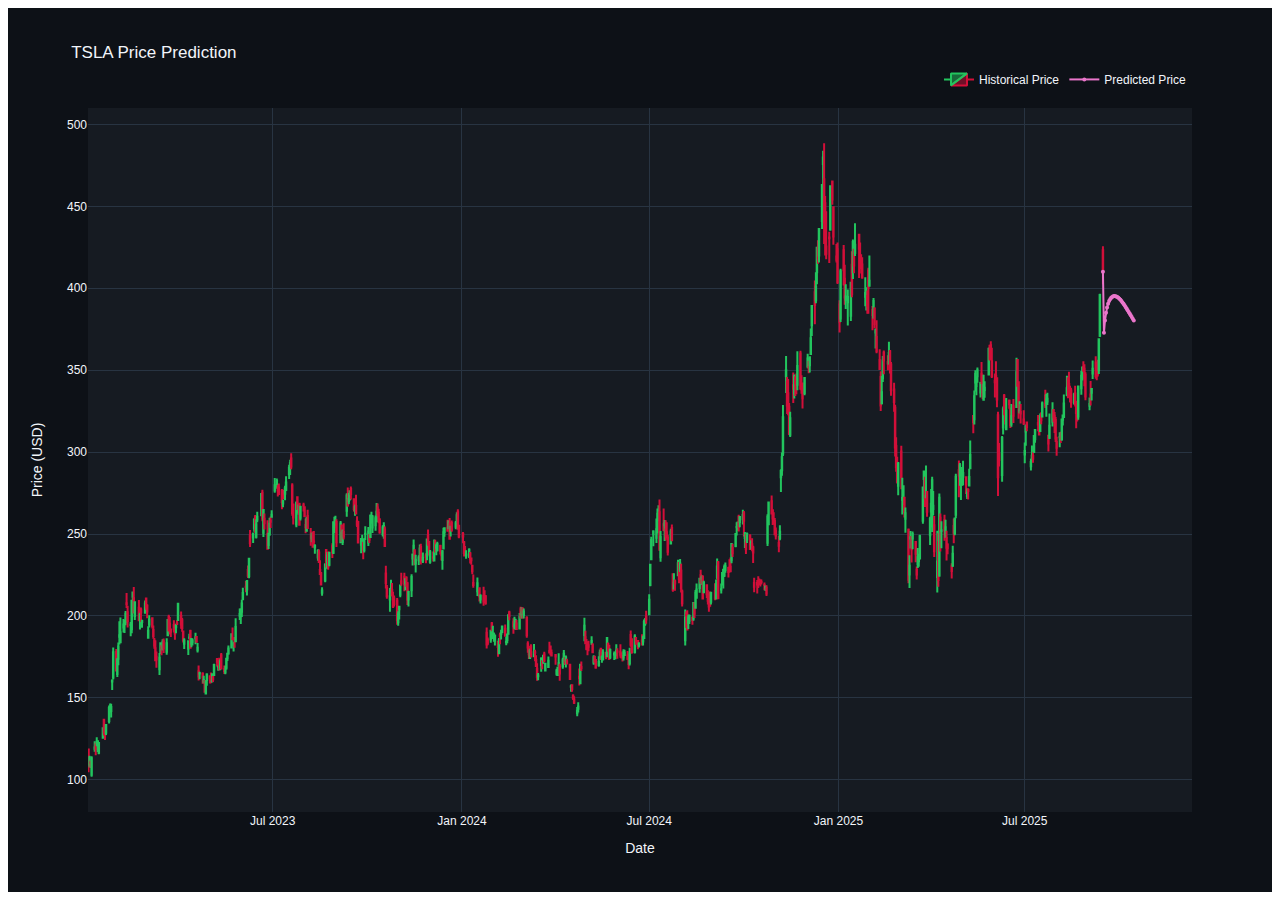
<file: public/predictions/TSLA_chart.html>
<html>
<head><meta charset="utf-8" /></head>
<body>
    <div>                        <script type="text/javascript">window.PlotlyConfig = {MathJaxConfig: 'local'};</script>
        <script charset="utf-8" src="https://cdn.plot.ly/plotly-2.32.0.min.js"></script>                <div id="22c95447-4c81-4309-bded-dc015b6cb6f8" class="plotly-graph-div" style="height:100%; width:100%;"></div>            <script type="text/javascript">                                    window.PLOTLYENV=window.PLOTLYENV || {};                                    if (document.getElementById("22c95447-4c81-4309-bded-dc015b6cb6f8")) {                    Plotly.newPlot(                        "22c95447-4c81-4309-bded-dc015b6cb6f8",                        [{"close":[108.0999984741211,113.63999938964844,110.33999633789062,113.05999755859376,119.7699966430664,118.8499984741211,123.22000122070312,123.55999755859376,122.4000015258789,131.49000549316406,128.77999877929688,127.16999816894533,133.4199981689453,143.75,143.88999938964844,144.42999267578125,160.27000427246094,177.89999389648438,166.66000366210938,173.22000122070312,181.4100036621093,188.2700042724609,189.97999572753903,194.759994506836,196.8099975585937,201.2899932861328,207.32000732421875,196.88999938964844,194.63999938964844,209.25,214.2400054931641,202.0399932861328,208.3099975585937,197.3699951171875,200.8600006103516,202.07000732421875,196.8800048828125,207.6300048828125,205.7100067138672,202.7700042724609,190.8999938964844,197.7899932861328,193.8099975585937,187.7100067138672,182.0,172.9199981689453,173.44000244140625,174.47999572753906,183.259994506836,180.4499969482422,184.1300048828125,180.1300048828125,183.25,197.5800018310547,191.1499938964844,192.22000122070312,190.4100036621093,191.8099975585937,189.19000244140625,193.8800048828125,195.27999877929688,207.4600067138672,194.7700042724609,192.5800018310547,185.5200042724609,185.0599975585937,184.509994506836,186.7899932861328,180.5399932861328,185.8999938964844,185.0,187.0399932861328,184.3099975585937,180.58999633789065,162.99000549316406,165.0800018310547,162.5500030517578,160.6699981689453,153.75,160.19000244140625,164.30999755859375,161.8300018310547,160.30999755859375,160.61000061035156,161.1999969482422,170.05999755859375,171.7899932861328,169.14999389648438,168.5399932861328,172.0800018310547,167.97999572753906,166.35000610351562,166.52000427246094,173.86000061035156,176.88999938964844,180.13999938964844,188.8699951171875,185.7700042724609,182.8999938964844,184.47000122070312,193.1699981689453,201.1600036621093,203.92999267578125,207.5200042724609,213.97000122070312,217.6100006103516,221.3099975585937,224.57000732421875,234.8600006103516,244.3999938964844,249.8300018310547,258.7099914550781,256.7900085449219,255.8999938964844,260.5400085449219,274.45001220703125,259.4599914550781,264.6099853515625,256.6000061035156,241.0500030517578,250.2100067138672,256.239990234375,257.5,261.7699890136719,279.82000732421875,282.4800109863281,276.5400085449219,274.42999267578125,269.6099853515625,269.7900085449219,271.989990234375,277.8999938964844,281.3800048828125,290.3800048828125,293.3399963378906,291.260009765625,262.8999938964844,260.0199890136719,269.0599975585937,265.2799987792969,264.3500061035156,255.7100067138672,266.44000244140625,267.42999267578125,261.07000732421875,254.1100006103516,259.32000732421875,253.8600006103516,251.4499969482422,249.6999969482422,242.19000244140625,245.33999633789065,242.6499938964844,239.759994506836,232.9600067138672,225.6000061035156,219.22000122070312,215.4900054931641,231.27999877929688,233.19000244140625,236.8600006103516,230.0399932861328,238.58999633789065,238.82000732421875,257.17999267578125,256.8999938964844,258.0799865722656,245.009994506836,256.489990234375,251.9199981689453,251.4900054931641,248.5,273.5799865722656,267.4800109863281,271.29998779296875,276.0400085449219,274.3900146484375,265.2799987792969,266.5,262.5899963378906,255.6999969482422,244.8800048828125,246.9900054931641,244.1199951171875,240.5,246.3800048828125,250.22000122070312,251.6000061035156,246.52999877929688,261.1600036621094,260.04998779296875,260.5299987792969,259.6700134277344,263.6199951171875,262.989990234375,258.8699951171875,251.1199951171875,253.9199981689453,254.8500061035156,242.67999267578125,220.1100006103516,211.9900054931641,212.0800018310547,216.5200042724609,212.4199981689453,205.759994506836,207.3000030517578,197.3600006103516,200.83999633789065,205.6600036621093,218.509994506836,219.9600067138672,219.2700042724609,222.17999267578125,222.1100006103516,209.97999572753903,214.6499938964844,223.7100067138672,237.4100036621093,242.83999633789065,233.58999633789065,234.3000030517578,235.6000061035156,241.1999969482422,234.2100067138672,235.4499969482422,236.0800018310547,246.72000122070312,244.13999938964844,240.0800018310547,238.8300018310547,235.5800018310547,238.72000122070312,239.3699951171875,242.63999938964844,243.83999633789065,239.7400054931641,237.009994506836,239.2899932861328,251.0500030517578,253.5,252.0800018310547,257.2200012207031,247.13999938964844,254.5,252.5399932861328,256.6099853515625,261.44000244140625,253.17999267578125,248.47999572753903,248.4199981689453,238.4499969482422,237.92999267578125,237.4900054931641,240.4499969482422,234.9600067138672,233.94000244140625,227.22000122070312,218.88999938964844,219.9100036621093,215.5500030517578,211.8800048828125,212.19000244140625,208.8000030517578,209.13999938964844,207.8300018310547,182.6300048828125,183.25,190.92999267578125,191.58999633789065,187.2899932861328,188.8600006103516,187.9100036621093,181.0599975585937,185.1000061035156,187.5800018310547,189.5599975585937,193.57000732421875,188.1300048828125,184.0200042724609,188.7100067138672,200.4499969482422,199.9499969482422,193.759994506836,194.7700042724609,197.4100036621093,191.97000122070312,199.3999938964844,199.72999572753903,202.0399932861328,201.8800048828125,202.63999938964844,188.13999938964844,180.7400054931641,176.5399932861328,178.64999389648438,175.33999633789062,177.77000427246094,177.5399932861328,169.47999572753906,162.5,163.57000732421875,173.8000030517578,171.32000732421875,175.66000366210938,172.82000732421875,170.8300018310547,172.6300048828125,177.6699981689453,179.8300018310547,175.7899932861328,175.22000122070312,166.6300048828125,168.3800048828125,171.11000061035156,164.89999389648438,172.97999572753906,176.8800048828125,171.75999450683594,174.60000610351562,171.0500030517578,161.47999572753906,157.11000061035156,155.4499969482422,149.92999267578125,147.0500030517578,142.0500030517578,144.67999267578125,162.1300048828125,170.17999267578125,168.2899932861328,194.0500030517578,183.27999877929688,179.99000549316406,180.00999450683594,181.19000244140625,184.759994506836,177.80999755859375,174.72000122070312,171.97000122070312,168.47000122070312,171.88999938964844,177.5500030517578,173.99000549316406,174.83999633789062,177.4600067138672,174.9499969482422,186.6000061035156,180.11000061035156,173.74000549316406,179.24000549316406,176.75,176.19000244140625,178.7899932861328,178.0800018310547,176.2899932861328,174.77000427246094,175.0,177.94000244140625,177.47999572753906,173.7899932861328,170.66000366210938,177.2899932861328,182.47000122070312,178.00999450683594,187.44000244140625,184.8600006103516,181.57000732421875,183.009994506836,182.5800018310547,187.3500061035156,196.3699951171875,197.4199981689453,197.8800048828125,209.8600006103516,231.259994506836,246.38999938964844,251.5200042724609,252.94000244140625,262.3299865722656,263.260009765625,241.02999877929688,248.22999572753903,252.63999938964844,256.5599975585937,248.5,249.22999572753903,239.1999969482422,251.509994506836,246.3800048828125,215.9900054931641,220.25,219.8000030517578,232.1000061035156,222.6199951171875,232.07000732421875,216.8600006103516,207.6699981689453,198.8800048828125,200.63999938964844,191.759994506836,198.83999633789065,200.0,197.4900054931641,207.8300018310547,201.3800048828125,214.13999938964844,216.1199951171875,222.72000122070312,221.1000061035156,223.2700042724609,210.6600036621093,220.32000732421875,213.2100067138672,209.2100067138672,205.75,206.27999877929688,214.1100006103516,210.6000061035156,219.4100036621093,230.1699981689453,210.72999572753903,216.2700042724609,226.1699981689453,228.1300048828125,229.8099975585937,230.2899932861328,226.77999877929688,227.8699951171875,227.1999969482422,243.9199981689453,238.25,250.0,254.2700042724609,257.0199890136719,254.22000122070312,260.4599914550781,261.6300048828125,258.0199890136719,249.0200042724609,240.6600036621093,250.0800018310547,240.8300018310547,244.5,241.0500030517578,238.7700042724609,217.8000030517578,219.1600036621093,219.57000732421875,221.3300018310547,220.88999938964844,220.6999969482422,218.8500061035156,217.97000122070312,213.6499938964844,260.4800109863281,269.19000244140625,262.510009765625,259.5199890136719,257.54998779296875,249.8500061035156,248.97999572753903,242.83999633789065,251.44000244140625,288.5299987792969,296.9100036621094,321.2200012207031,350.0,328.489990234375,330.239990234375,311.17999267578125,320.7200012207031,338.739990234375,346.0,342.0299987792969,339.6400146484375,352.5599975585937,338.5899963378906,338.2300109863281,332.8900146484375,345.1600036621094,357.0899963378906,351.4200134277344,357.92999267578125,369.489990234375,389.2200012207031,389.7900085449219,400.989990234375,424.7699890136719,418.1000061035156,436.2300109863281,463.0199890136719,479.8599853515625,440.1300048828125,436.1700134277344,421.05999755859375,430.6000061035156,462.2799987792969,454.1300048828125,431.6600036621094,417.4100036621094,403.8399963378906,379.2799987792969,410.4400024414063,411.0499877929688,394.3599853515625,394.9400024414063,394.739990234375,403.30999755859375,396.3599853515625,428.2200012207031,413.8200073242188,426.5,424.0700073242188,415.1099853515625,412.3800048828125,406.5799865722656,397.1499938964844,398.0899963378906,389.1000061035156,400.2799987792969,404.6000061035156,383.6799926757813,392.2099914550781,378.1700134277344,374.3200073242188,361.6199951171875,350.7300109863281,328.5,336.510009765625,355.94000244140625,355.8399963378906,354.1099853515625,360.55999755859375,354.3999938964844,337.79998779296875,330.5299987792969,302.79998779296875,290.79998779296875,281.95001220703125,292.9800109863281,284.6499938964844,272.0400085449219,279.1000061035156,263.45001220703125,262.6700134277344,222.1499938964844,230.5800018310547,248.08999633789065,240.67999267578125,249.97999572753903,238.009994506836,225.3099975585937,235.8600006103516,236.259994506836,248.7100067138672,278.3900146484375,288.1400146484375,272.0599975585937,273.1300048828125,263.54998779296875,259.1600036621094,268.4599914550781,282.760009765625,267.2799987792969,239.42999267578125,233.2899932861328,221.8600006103516,272.20001220703125,252.3999938964844,252.3099975585937,252.3500061035156,254.1100006103516,241.5500030517578,241.3699951171875,227.5,237.97000122070312,250.7400054931641,259.510009765625,284.95001220703125,285.8800048828125,292.0299987792969,282.1600036621094,280.5199890136719,287.2099914550781,280.260009765625,275.3500061035156,276.2200012207031,284.82000732421875,298.260009765625,318.3800048828125,334.07000732421875,347.67999267578125,342.82000732421875,349.9800109863281,342.0899963378906,343.82000732421875,334.6199951171875,341.0400085449219,339.3399963378906,362.8900146484375,356.8999938964844,358.42999267578125,346.4599914550781,342.69000244140625,344.2699890136719,332.04998779296875,284.70001220703125,295.1400146484375,308.5799865722656,326.0899963378906,326.42999267578125,319.1099853515625,325.3099975585937,329.1300048828125,316.3500061035156,322.04998779296875,322.1600036621094,348.67999267578125,340.4700012207031,327.54998779296875,325.7799987792969,323.6300048828125,317.6600036621094,300.7099914550781,315.6499938964844,315.3500061035156,293.94000244140625,297.8099975585937,295.8800048828125,309.8699951171875,313.510009765625,316.8999938964844,310.7799987792969,321.6700134277344,319.4100036621094,329.6499938964844,328.489990234375,332.1099853515625,332.5599975585937,305.29998779296875,316.0599975585937,325.5899963378906,321.20001220703125,319.0400085449219,308.2699890136719,302.6300048828125,309.260009765625,308.7200012207031,319.9100036621094,322.2699890136719,329.6499938964844,339.0299987792969,340.8399963378906,339.3800048828125,335.5799865722656,330.5599975585937,335.1600036621094,329.3099975585937,323.8999938964844,320.1099853515625,340.010009765625,346.6000061035156,351.6700134277344,349.6000061035156,345.9800109863281,333.8699951171875,329.3599853515625,334.0899963378906,338.5299987792969,350.8399963378906,346.3999938964844,346.9700012207031,347.7900085449219,368.80999755859375,395.9400024414063,410.0400085449219],"decreasing":{"line":{"color":"#d20f39"}},"high":[118.8000030517578,114.58999633789062,111.75,114.38999938964844,123.5199966430664,122.76000213623048,125.9499969482422,124.12999725341795,122.62999725341795,131.6999969482422,136.67999267578125,129.99000549316406,133.50999450683594,145.3800048828125,146.5,146.41000366210938,161.4199981689453,180.67999267578125,179.77000427246094,174.3000030517578,183.8099975585937,196.75,199.0,198.1699981689453,197.5,203.0,214.0,206.1999969482422,196.3000030517578,209.82000732421875,214.6600036621093,217.6499938964844,208.44000244140625,209.7100067138672,201.9900054931641,205.13999938964844,197.6699981689453,209.4199981689453,211.22999572753903,207.1999969482422,193.75,200.47999572753903,198.6000061035156,194.1999969482422,186.5,185.17999267578125,178.2899932861328,177.35000610351562,183.8000030517578,182.33999633789065,185.8099975585937,186.22000122070312,186.44000244140625,198.0,200.6600036621093,199.3099975585937,192.3600006103516,197.38999938964844,192.3500061035156,195.2899932861328,197.3300018310547,207.7899932861328,202.69000244140625,198.7400054931641,190.67999267578125,186.38999938964844,185.1000061035156,189.19000244140625,191.5800018310547,186.5,186.27999877929688,189.69000244140625,187.69000244140625,183.5,169.6999969482422,166.0,165.64999389648438,163.47000122070312,160.6699981689453,160.47999572753906,165.0,163.27999877929688,165.49000549316406,165.0,162.9499969482422,170.7899932861328,173.8000030517578,169.82000732421875,174.42999267578125,173.57000732421875,177.3800048828125,169.75999450683594,169.52000427246094,174.5,177.05999755859375,181.9499969482422,189.32000732421875,192.9600067138672,184.22000122070312,186.77999877929688,198.6000061035156,204.47999572753903,203.9499969482422,209.8000030517578,217.25,221.2899932861328,221.9100036621093,230.8300018310547,235.22999572753903,252.4199981689453,250.97000122070312,259.67999267578125,261.57000732421875,258.95001220703125,263.6000061035156,274.75,276.989990234375,265.0,262.45001220703125,258.3699951171875,250.38999938964844,259.8800048828125,260.739990234375,264.45001220703125,284.25,283.8500061035156,279.9700012207031,280.7799987792969,277.5199890136719,270.8999938964844,276.5199890136719,279.45001220703125,285.29998779296875,292.2300109863281,295.260009765625,299.2900085449219,280.92999267578125,268.0,269.8500061035156,272.8999938964844,268.0400085449219,269.1300048828125,267.25,269.0799865722656,266.4700012207031,259.5199890136719,260.489990234375,264.7699890136719,253.6499938964844,250.9199981689453,251.1000061035156,251.8000030517578,243.7899932861328,240.6600036621093,240.5,233.97000122070312,226.7400054931641,217.5800018310547,232.1300048828125,240.82000732421875,238.97999572753903,238.9199981689453,239.0,244.3800048828125,257.4800109863281,260.510009765625,261.17999267578125,259.0799865722656,258.0,255.38999938964844,252.8099975585937,256.5199890136719,274.8500061035156,278.3900146484375,274.9800109863281,276.7099914550781,278.9800109863281,271.44000244140625,267.8500061035156,273.92999267578125,260.8599853515625,257.7900085449219,247.1000061035156,249.5500030517578,245.3300018310547,247.5500030517578,254.7700042724609,254.27999877929688,250.0200042724609,261.8599853515625,263.6000061035156,261.6499938964844,261.3599853515625,268.94000244140625,268.6000061035156,265.4100036621094,259.6000061035156,255.3999938964844,257.17999267578125,254.6300048828125,230.6100006103516,218.8600006103516,216.97999572753903,222.0500030517578,220.1000061035156,214.8000030517578,212.4100036621093,210.8800048828125,202.8000030517578,205.9900054931641,219.1999969482422,226.3699951171875,226.32000732421875,223.1199951171875,224.1499938964844,220.8000030517578,215.3800048828125,225.3999938964844,238.13999938964844,246.6999969482422,240.8800048828125,237.38999938964844,237.1000061035156,243.6199951171875,244.009994506836,238.75,238.3300018310547,247.0,252.75,245.22000122070312,240.19000244140625,239.3699951171875,246.6600036621093,246.57000732421875,244.0800018310547,245.2700042724609,243.44000244140625,238.9900054931641,240.3000030517578,253.8800048828125,254.1300048828125,258.739990234375,258.3399963378906,259.8399963378906,254.8000030517578,258.2200012207031,257.9700012207031,263.3399963378906,265.1300048828125,255.19000244140625,251.25,245.67999267578125,242.6999969482422,240.1199951171875,241.25,238.9600067138672,235.5,230.92999267578125,225.33999633789065,223.4900054931641,215.6699981689453,217.4499969482422,213.19000244140625,217.8000030517578,215.6499938964844,212.72999572753903,193.0,186.77999877929688,191.47999572753903,196.3600006103516,193.97000122070312,189.8800048828125,188.69000244140625,184.67999267578125,186.4900054931641,189.7899932861328,191.6199951171875,194.1199951171875,194.72999572753903,187.259994506836,188.88999938964844,200.8800048828125,203.1699981689453,198.6000061035156,199.44000244140625,198.32000732421875,197.57000732421875,201.77999877929688,205.6000061035156,205.3000030517578,205.27999877929688,204.5200042724609,199.75,184.58999633789065,181.5800018310547,180.0399932861328,182.72999572753903,182.8699951171875,179.42999267578125,176.0500030517578,171.1699981689453,165.17999267578125,174.72000122070312,172.82000732421875,176.25,178.17999267578125,171.1999969482422,175.24000549316406,184.25,181.9100036621093,179.57000732421875,176.75,167.69000244140625,168.82000732421875,177.19000244140625,170.86000061035156,174.5,179.22000122070312,174.92999267578125,175.8800048828125,173.80999755859375,170.69000244140625,158.19000244140625,158.3300018310547,152.1999969482422,150.94000244140625,144.44000244140625,147.25999450683594,167.97000122070312,170.8800048828125,172.1199951171875,198.8699951171875,190.9499969482422,185.8600006103516,184.6000061035156,184.77999877929688,187.5599975585937,183.259994506836,176.05999755859375,175.6199951171875,173.05999755859375,175.39999389648438,179.49000549316406,180.0,175.7899932861328,179.6300048828125,177.75,186.8800048828125,183.8000030517578,181.8999938964844,180.0800018310547,178.25,178.14999389648438,182.6699981689453,180.32000732421875,182.63999938964844,177.75999450683594,176.14999389648438,179.72999572753906,179.35000610351562,178.57000732421875,174.75,180.5500030517578,191.0800018310547,186.0,188.8099975585937,187.1999969482422,185.2100067138672,183.9499969482422,188.8000030517578,187.97000122070312,197.759994506836,198.72000122070312,203.1999969482422,213.22999572753903,231.3000030517578,248.3500061035156,252.3699951171875,259.44000244140625,265.6099853515625,267.5899963378906,271.0,251.83999633789065,265.6000061035156,258.6199951171875,258.4700012207031,257.1400146484375,249.44000244140625,253.2100067138672,255.759994506836,225.9900054931641,226.0,222.27999877929688,234.2700042724609,232.4100036621093,234.67999267578125,231.8699951171875,216.1300048828125,203.8800048828125,202.8999938964844,203.4900054931641,200.6999969482422,200.8800048828125,199.259994506836,208.4900054931641,208.44000244140625,215.8800048828125,219.8000030517578,222.97999572753903,228.22000122070312,224.6600036621093,224.8000030517578,221.47999572753903,219.08999633789065,215.6600036621093,211.83999633789065,214.88999938964844,214.57000732421875,219.8999938964844,222.22000122070312,235.0,233.6000061035156,219.8699951171875,226.3999938964844,228.47000122070312,231.4499969482422,232.6699981689453,229.9600067138672,234.57000732421875,235.67999267578125,244.2400054931641,243.9900054931641,250.0,257.19000244140625,257.04998779296875,261.75,260.70001220703125,264.8599853515625,263.9800109863281,251.1600036621093,249.7899932861328,250.9600067138672,249.8300018310547,246.2100067138672,247.42999267578125,242.7899932861328,223.33999633789065,221.9100036621093,224.259994506836,222.82000732421875,222.0800018310547,222.27999877929688,220.47999572753903,218.22000122070312,218.72000122070312,262.1199951171875,269.489990234375,273.5400085449219,264.9800109863281,263.3500061035156,259.75,254.0,248.8999938964844,255.27999877929688,289.5899963378906,299.75,328.7099914550781,358.6400146484375,345.8399963378906,344.6000061035156,329.9800109863281,324.67999267578125,348.54998779296875,347.3800048828125,346.6000061035156,347.989990234375,361.5299987792969,361.9299926757813,346.9599914550781,342.54998779296875,345.45001220703125,360.0,355.69000244140625,358.1000061035156,375.4299926757813,389.489990234375,404.7999877929688,409.7300109863281,424.8800048828125,429.2999877929688,436.2999877929688,463.1900024414063,483.989990234375,488.5400085449219,456.3599853515625,447.0799865722656,434.510009765625,462.7799987792969,465.3299865722656,450.0,427.0,427.9299926757813,392.7300109863281,411.8800048828125,426.4299926757813,414.3299865722656,402.5,399.2799987792969,403.7900085449219,422.6400146484375,429.7999877929688,424.0,439.739990234375,433.2000122070313,428.0,420.7300109863281,418.8800048828125,406.6900024414063,400.5899963378906,398.5899963378906,412.5,419.989990234375,389.1700134277344,394.0,388.3900146484375,375.3999938964844,380.5499877929688,362.7000122070313,349.3699951171875,346.3999938964844,358.69000244140625,362.0,359.1000061035156,367.3399963378906,362.2999877929688,354.9800109863281,342.3999938964844,328.8900146484375,309.0,297.2300109863281,293.8800048828125,303.94000244140625,284.3500061035156,279.54998779296875,272.6499938964844,266.25,253.3699951171875,237.0599975585937,251.83999633789065,248.2899932861328,251.5800018310547,245.3999938964844,230.1000061035156,241.4100036621093,238.0,249.5200042724609,278.6400146484375,288.20001220703125,284.8999938964844,291.8500061035156,276.1000061035156,260.5599975585937,277.45001220703125,284.989990234375,276.29998779296875,261.0,252.0,250.44000244140625,274.69000244140625,262.489990234375,257.739990234375,261.79998779296875,258.75,251.97000122070312,244.33999633789065,232.2100067138672,242.7899932861328,259.45001220703125,259.5400085449219,286.8500061035156,294.8599853515625,293.32000732421875,284.45001220703125,290.8699951171875,294.7799987792969,284.8500061035156,277.7300109863281,277.9200134277344,289.79998779296875,307.0400085449219,322.2099914550781,337.5899963378906,350.0,346.1400146484375,351.6199951171875,343.0,354.989990234375,347.3500061035156,347.2699890136719,343.17999267578125,363.7900085449219,365.0,367.7099914550781,363.6799926757813,348.0199890136719,355.3999938964844,345.6000061035156,324.54998779296875,305.5,309.8299865722656,327.8299865722656,335.5,332.5599975585937,332.989990234375,332.04998779296875,327.260009765625,329.32000732421875,332.3599853515625,357.5400085449219,356.260009765625,343.0,331.04998779296875,329.3399963378906,325.5799865722656,305.8900146484375,316.8299865722656,318.45001220703125,296.1499938964844,304.04998779296875,300.1499938964844,310.4800109863281,314.0899963378906,322.6000061035156,321.20001220703125,323.5,324.3399963378906,330.8999938964844,338.0,335.4100036621094,336.20001220703125,310.1499938964844,323.6300048828125,330.489990234375,326.25,324.45001220703125,321.3699951171875,309.3099975585937,312.1199951171875,312.45001220703125,320.4700012207031,322.3999938964844,335.1499938964844,346.6400146484375,345.260009765625,348.9800109863281,340.4700012207031,339.29998779296875,336.2699890136719,340.54998779296875,331.3699951171875,324.8999938964844,340.25,349.5299987792969,351.8999938964844,355.3900146484375,353.54998779296875,348.75,333.3299865722656,343.3299865722656,338.8900146484375,355.8699951171875,358.44000244140625,350.7699890136719,356.3299865722656,368.989990234375,396.6900024414063,425.7000122070313],"increasing":{"line":{"color":"#22c55e"}},"low":[104.63999938964844,107.5199966430664,107.16000366210938,101.80999755859376,117.11000061035156,114.91999816894533,120.51000213623048,117.0,115.5999984741211,125.0199966430664,127.01000213623048,124.30999755859376,127.3499984741211,134.27000427246094,141.10000610351562,138.07000732421875,154.75999450683594,161.1699981689453,166.5,162.77999877929688,169.92999267578125,182.6100006103516,183.69000244140625,189.9199981689453,189.5500030517578,194.3099975585937,204.7700042724609,192.88999938964844,187.6100006103516,189.44000244140625,206.1100006103516,201.83999633789065,197.5,197.22000122070312,191.77999877929688,196.3300018310547,192.8000030517578,201.259994506836,203.75,198.5200042724609,186.009994506836,192.8800048828125,192.3000030517578,186.1000061035156,180.0,172.50999450683594,168.44000244140625,163.91000366210938,177.13999938964844,176.02999877929688,178.83999633789062,177.3300018310547,176.35000610351562,188.0399932861328,190.9499969482422,188.6499938964844,187.1499938964844,189.94000244140625,185.42999267578125,189.44000244140625,194.4199981689453,197.1999969482422,192.1999969482422,190.32000732421875,183.759994506836,179.74000549316406,176.11000061035156,185.6499938964844,180.3099975585937,180.94000244140625,182.009994506836,182.69000244140625,183.5800018310547,177.64999389648438,160.55999755859375,161.32000732421875,158.61000061035156,158.75,153.13999938964844,152.3699951171875,157.32000732421875,158.8300018310547,158.92999267578125,159.91000366210938,159.64999389648438,163.50999450683594,169.19000244140625,166.55999755859375,166.67999267578125,166.7899932861328,167.22999572753906,164.5500030517578,164.35000610351562,167.19000244140625,172.4499969482422,176.30999755859375,180.11000061035156,185.259994506836,178.22000122070312,180.5800018310547,184.52999877929688,197.52999877929688,195.1199951171875,199.3699951171875,209.75,214.5200042724609,212.52999877929688,223.1999969482422,223.009994506836,242.0200042724609,244.58999633789065,251.33999633789065,250.5,247.2899932861328,257.2099914550781,261.1199951171875,257.7799987792969,248.25,252.8000030517578,240.6999969482422,240.8500061035156,248.88999938964844,253.6100006103516,259.8900146484375,275.1099853515625,277.6000061035156,272.8800048828125,273.7699890136719,265.1000061035156,266.3699951171875,271.4599914550781,270.6000061035156,276.3099975585937,283.57000732421875,286.010009765625,289.5199890136719,261.20001220703125,255.8000030517578,254.1199951171875,265.0,261.75,255.3000030517578,258.2300109863281,263.7799987792969,260.25,250.4900054931641,252.0,253.1100006103516,242.759994506836,245.009994506836,241.8999938964844,243.0,238.0200042724609,233.75,232.6100006103516,225.3800048828125,218.8300018310547,212.3600006103516,220.5800018310547,229.5500030517578,229.2899932861328,228.17999267578125,230.3500061035156,235.3500061035156,237.7700042724609,250.58999633789065,255.0500030517578,242.009994506836,244.8600006103516,245.0599975585937,243.2700042724609,246.6699981689453,260.6099853515625,266.6000061035156,268.1000061035156,270.4200134277344,271.0,263.760009765625,261.20001220703125,262.4599914550781,254.2100067138672,244.47999572753903,238.3099975585937,241.6600036621093,234.5800018310547,238.6499938964844,246.3500061035156,242.6199951171875,244.4499969482422,247.6000061035156,256.25,250.6499938964844,252.0500030517578,257.6499938964844,260.8999938964844,256.6300048828125,250.22000122070312,248.47999572753903,247.0800018310547,242.0800018310547,216.77999877929688,210.4199981689453,202.509994506836,214.1100006103516,212.1999969482422,204.8800048828125,205.7700042724609,194.6699981689453,194.07000732421875,197.8500061035156,211.4499969482422,218.3999938964844,215.0,215.72000122070312,217.63999938964844,206.67999267578125,205.69000244140625,211.6100006103516,230.72000122070312,236.4499969482422,230.9600067138672,226.5399932861328,231.0200042724609,233.33999633789065,231.3999938964844,232.3300018310547,232.1000061035156,234.009994506836,242.759994506836,236.9100036621093,231.8999938964844,233.2899932861328,233.6999969482422,239.1699981689453,236.97999572753903,239.2700042724609,237.4499969482422,233.8699951171875,228.1999969482422,240.7899932861328,248.3000030517578,251.3600006103516,253.009994506836,247.0,248.5500030517578,251.3699951171875,252.9100036621093,257.5199890136719,252.7100067138672,247.42999267578125,244.4100036621093,236.32000732421875,237.72999572753903,234.8999938964844,235.3000030517578,232.0399932861328,231.2899932861328,225.3699951171875,217.1499938964844,212.17999267578125,212.009994506836,208.7400054931641,207.5599975585937,206.2700042724609,207.75,206.7700042724609,180.05999755859375,182.1000061035156,183.6699981689453,190.6100006103516,185.8500061035156,184.27999877929688,182.0,175.00999450683594,177.11000061035156,182.67999267578125,185.5800018310547,189.47999572753903,187.27999877929688,182.1100006103516,183.3500061035156,188.8600006103516,197.3999938964844,189.1300048828125,191.9499969482422,191.3600006103516,191.5,192.0,198.259994506836,198.44000244140625,198.4499969482422,198.5,186.72000122070312,177.57000732421875,173.6999969482422,173.6999969482422,174.6999969482422,174.8000030517578,172.41000366210938,169.14999389648438,160.50999450683594,160.75999450683594,165.89999389648438,167.4199981689453,170.82000732421875,171.8000030517578,166.3000030517578,168.72999572753906,177.3800048828125,176.0,175.3000030517578,170.2100067138672,163.42999267578125,163.27999877929688,168.00999450683594,160.50999450683594,167.7899932861328,171.9199981689453,170.00999450683594,168.50999450683594,170.36000061035156,161.3800048828125,153.75,153.77999877929688,148.6999969482422,146.22000122070312,138.8000030517578,141.11000061035156,157.50999450683594,158.36000061035156,166.3699951171875,184.5399932861328,182.83999633789065,179.00999450683594,176.02000427246094,178.4199981689453,182.1999969482422,177.39999389648438,170.14999389648438,171.3699951171875,167.75,169.0,174.07000732421875,173.11000061035156,171.42999267578125,172.75,173.52000427246094,174.7100067138672,178.1199951171875,173.25999450683594,173.72999572753906,173.16000366210938,173.92999267578125,175.3800048828125,173.82000732421875,174.49000549316406,174.0,172.1300048828125,172.72999572753906,175.5800018310547,173.1699981689453,167.41000366210938,169.8000030517578,181.22999572753903,176.9199981689453,177.0,182.3699951171875,179.66000366210938,180.69000244140625,182.5500030517578,182.009994506836,186.3600006103516,194.0500030517578,195.259994506836,200.8500061035156,218.0599975585937,234.25,242.4600067138672,244.57000732421875,250.3000030517578,257.8599853515625,239.6499938964844,233.08999633789065,251.72999572753903,245.8000030517578,246.17999267578125,247.1999969482422,236.8300018310547,243.75,245.6300048828125,214.7100067138672,216.22999572753903,215.3300018310547,224.6999969482422,220.0,226.7899932861328,214.3300018310547,205.77999877929688,182.0,192.6699981689453,191.47999572753903,192.0399932861328,195.1100006103516,194.6699981689453,197.0599975585937,198.75,204.82000732421875,210.8000030517578,214.08999633789065,219.5599975585937,218.8600006103516,210.32000732421875,214.2100067138672,211.009994506836,206.94000244140625,202.58999633789065,205.97000122070312,207.02999877929688,209.63999938964844,210.57000732421875,222.25,210.509994506836,213.6699981689453,218.63999938964844,216.8000030517578,223.8300018310547,226.32000732421875,223.52999877929688,226.5500030517578,226.8800048828125,232.1300048828125,235.9199981689453,241.9199981689453,249.0500030517578,252.27999877929688,251.52999877929688,254.1199951171875,255.7700042724609,248.52999877929688,241.5,237.8099975585937,244.5800018310547,240.6999969482422,240.5599975585937,239.509994506836,232.33999633789065,214.3800048828125,213.7400054931641,217.1199951171875,218.92999267578125,217.8999938964844,219.22999572753903,215.72999572753903,215.259994506836,212.1100006103516,242.6499938964844,255.32000732421875,262.239990234375,255.509994506836,255.82000732421875,249.25,246.6300048828125,238.8800048828125,246.2100067138672,275.6199951171875,285.5199890136719,297.6600036621094,336.0,323.3099975585937,322.5,310.3699951171875,309.2200012207031,330.010009765625,332.75,334.29998779296875,335.2799987792969,337.70001220703125,338.20001220703125,335.6600036621094,326.5899963378906,334.6499938964844,351.1499938964844,348.20001220703125,348.6000061035156,359.5,370.7999877929688,378.010009765625,390.8500061035156,402.3800048828125,415.0,415.7099914550781,436.1499938964844,457.510009765625,427.010009765625,420.0199890136719,417.6400146484375,415.4100036621094,435.1400146484375,451.0199890136719,426.5,415.75,402.5400085449219,373.0400085449219,379.4500122070313,401.7000122070313,390.0,387.3999938964844,377.2900085449219,380.0700073242188,394.5400085449219,405.6600036621094,409.1300048828125,419.75,406.30999755859375,414.5899963378906,408.9500122070313,405.7799987792969,389.0,386.5,384.4800109863281,384.4100036621094,401.3399963378906,374.3599853515625,381.3999938964844,375.5299987792969,363.1799926757813,360.3399963378906,350.510009765625,325.1000061035156,329.1199951171875,342.8500061035156,347.5,350.0199890136719,353.6700134277344,348.0,334.4200134277344,324.70001220703125,297.25,288.0400085449219,280.8800048828125,273.6000061035156,277.29998779296875,261.8399963378906,267.7099914550781,260.0199890136719,250.72999572753903,220.0,217.0200042724609,241.1000061035156,232.6000061035156,240.72999572753903,232.8000030517578,222.27999877929688,229.1999969482422,230.0500030517578,234.5500030517578,256.3299865722656,271.2799987792969,266.510009765625,271.82000732421875,260.57000732421875,243.3600006103516,259.25,251.2700042724609,261.510009765625,236.0,214.25,217.8000030517578,223.8800048828125,239.3300018310547,241.3600006103516,245.92999267578125,247.5399932861328,233.88999938964844,237.67999267578125,222.7899932861328,229.8500061035156,244.42999267578125,249.1999969482422,259.6300048828125,272.4200134277344,279.4700012207031,270.7799987792969,279.8099975585937,279.8099975585937,274.3999938964844,271.3500061035156,271.0,279.4100036621094,290.0,311.5,316.79998779296875,337.0,334.7200012207031,342.3299865722656,333.3699951171875,341.6300048828125,332.20001220703125,331.3900146484375,333.2099914550781,347.32000732421875,355.9100036621094,356.0,345.2900085449219,333.3299865722656,343.0400085449219,327.3299865722656,273.2099914550781,291.1400146484375,281.8500061035156,310.6700134277344,322.5,316.8599853515625,313.29998779296875,326.4100036621094,314.739990234375,315.45001220703125,317.7799987792969,327.4800109863281,340.44000244140625,320.3999938964844,323.6099853515625,317.5,316.6000061035156,293.2099914550781,303.82000732421875,312.760009765625,288.7699890136719,294.3500061035156,293.54998779296875,300.0,305.6499938964844,312.6700134277344,310.5,312.6199951171875,317.0599975585937,321.4200134277344,326.8800048828125,321.54998779296875,328.6700134277344,300.4100036621094,308.010009765625,315.69000244140625,318.25,311.6199951171875,306.1000061035156,297.82000732421875,303.0,305.5,306.92999267578125,316.1600036621094,320.9800109863281,334.1499938964844,332.94000244140625,338.20001220703125,330.3999938964844,327.0199890136719,329.5899963378906,327.8500061035156,314.6000061035156,318.67999267578125,319.69000244140625,335.0299987792969,343.7200012207031,349.1600036621094,340.260009765625,331.70001220703125,325.6000061035156,328.510009765625,331.4800109863281,344.67999267578125,344.8399963378906,343.82000732421875,346.07000732421875,347.6000061035156,370.239990234375,402.4299926757813],"name":"Historical Price","open":[118.47000122070312,109.11000061035156,110.51000213623048,103.0,118.95999908447266,121.06999969482422,122.08999633789062,122.55999755859376,116.5500030517578,125.6999969482422,136.55999755859375,127.26000213623048,128.67999267578125,135.8699951171875,143.0,141.91000366210938,159.97000122070312,162.42999267578125,178.0500030517578,164.57000732421875,173.88999938964844,187.3300018310547,183.9499969482422,193.009994506836,196.42999267578125,196.1000061035156,207.77999877929688,202.22999572753903,194.4199981689453,191.94000244140625,211.759994506836,210.77999877929688,199.9900054931641,204.9900054931641,197.92999267578125,203.9100036621093,196.3300018310547,202.02999877929688,210.58999633789065,206.2100067138672,186.7400054931641,194.8000030517578,198.5399932861328,191.3800048828125,185.0399932861328,180.25,175.1300048828125,167.4600067138672,177.30999755859375,180.8000030517578,180.3699951171875,184.5200042724609,178.0800018310547,188.27999877929688,199.3000030517578,195.259994506836,191.6499938964844,194.4199981689453,192.0,193.1300048828125,195.5800018310547,197.52999877929688,199.9100036621093,197.32000732421875,190.5200042724609,183.0800018310547,179.94000244140625,186.69000244140625,190.7400054931641,182.9600067138672,183.9499969482422,186.32000732421875,187.1499938964844,179.10000610351562,166.1699981689453,164.8000030517578,164.64999389648438,159.82000732421875,160.2899932861328,152.63999938964844,160.89999389648438,163.1699981689453,161.8800048828125,160.00999450683594,162.7100067138672,163.97000122070312,173.72000122070312,168.9499969482422,172.5500030517578,168.6999969482422,176.07000732421875,167.66000366210938,165.64999389648438,168.41000366210938,174.22000122070312,177.1699981689453,180.6999969482422,186.1999969482422,182.22999572753903,186.5399932861328,184.6199951171875,200.1000061035156,199.77999877929688,202.58999633789065,210.1499938964844,217.8000030517578,216.13999938964844,228.0,224.22000122070312,249.07000732421875,247.94000244140625,253.509994506836,260.1700134277344,248.3999938964844,258.9200134277344,261.5,275.1300048828125,250.7700042724609,259.2900085449219,250.07000732421875,243.2400054931641,249.6999969482422,258.0299987792969,260.6000061035156,276.489990234375,278.82000732421875,278.0899963378906,278.42999267578125,276.4700012207031,268.6499938964844,276.3299865722656,274.5899963378906,277.010009765625,286.6300048828125,290.1499938964844,296.0400085449219,279.5599975585937,268.0,255.8500061035156,272.3800048828125,263.25,268.3099975585937,259.8599853515625,267.4800109863281,266.260009765625,255.57000732421875,252.0399932861328,260.9700012207031,251.4499969482422,247.4499969482422,250.8699951171875,245.3999938964844,241.7700042724609,235.6999969482422,238.72999572753903,228.0200042724609,226.0599975585937,214.1199951171875,221.5500030517578,240.25,229.33999633789065,238.6600036621093,231.3099975585937,242.5800018310547,238.5800018310547,254.1999969482422,255.97999572753903,257.260009765625,245.0,255.13999938964844,245.07000732421875,251.22000122070312,264.2699890136719,270.760009765625,270.07000732421875,271.32000732421875,277.54998779296875,271.1600036621094,264.3500061035156,267.0400085449219,257.8500061035156,257.3999938964844,243.3800048828125,242.97999572753903,244.259994506836,240.0200042724609,250.0,244.8099975585937,248.6100006103516,248.13999938964844,260.0,253.97999572753903,255.3099975585937,257.75,266.20001220703125,262.9200134277344,258.8999938964844,250.0500030517578,250.1000061035156,252.6999969482422,225.9499969482422,217.009994506836,210.0,216.5,215.8800048828125,211.32000732421875,210.6000061035156,209.27999877929688,196.1199951171875,204.0399932861328,212.97000122070312,221.1499938964844,223.97999572753903,219.97999572753903,223.1499938964844,219.75,210.02999877929688,215.6000061035156,235.02999877929688,239.2899932861328,239.4900054931641,232.0,234.0399932861328,235.0399932861328,242.0399932861328,233.75,236.88999938964844,236.67999267578125,249.2100067138672,245.13999938964844,233.13999938964844,235.75,233.8699951171875,242.9199981689453,241.5500030517578,240.2700042724609,242.7400054931641,238.5500030517578,234.19000244140625,241.22000122070312,251.2100067138672,253.77999877929688,253.47999572753903,256.4100036621094,251.8999938964844,256.760009765625,254.4900054931641,258.3500061035156,263.6600036621094,255.1000061035156,250.0800018310547,244.97999572753903,239.25,236.8600006103516,236.13999938964844,238.1100006103516,235.1000061035156,230.57000732421875,220.0800018310547,215.1000061035156,214.8600006103516,216.8800048828125,209.9900054931641,212.259994506836,211.3000030517578,211.8800048828125,189.6999969482422,185.5,185.6300048828125,195.3300018310547,187.0,188.5,185.0399932861328,184.259994506836,177.2100067138672,188.17999267578125,189.0,190.17999267578125,192.1100006103516,183.9900054931641,185.3000030517578,189.1600036621093,202.0599975585937,196.1300048828125,193.3600006103516,194.0,195.3099975585937,192.2899932861328,204.0399932861328,200.4199981689453,204.17999267578125,200.5200042724609,198.72999572753903,183.0500030517578,179.99000549316406,174.35000610351562,181.5,175.4499969482422,177.77000427246094,173.0500030517578,167.77000427246094,163.16000366210938,170.02000427246094,172.36000061035156,173.0,176.38999938964844,166.69000244140625,168.75999450683594,178.5800018310547,181.4100036621093,177.4499969482422,176.1699981689453,164.75,164.02000427246094,170.07000732421875,169.0800018310547,169.33999633789062,172.91000366210938,173.0399932861328,172.5500030517578,172.33999633789062,170.24000549316406,156.74000549316406,157.63999938964844,151.25,148.97000122070312,140.55999755859375,143.3300018310547,162.83999633789062,158.9600067138672,168.85000610351562,188.4199981689453,186.97999572753903,182.0,182.8600006103516,182.1000061035156,183.8000030517578,182.3999938964844,171.58999633789062,175.00999450683594,173.0500030517578,170.0,174.5,179.89999389648438,174.10000610351562,173.5500030517578,177.55999755859375,175.50999450683594,182.8500061035156,181.8000030517578,174.83999633789062,176.39999389648438,174.19000244140625,178.5800018310547,178.5,178.1300048828125,174.77999877929688,175.35000610351562,174.60000610351562,176.1300048828125,176.05999755859375,173.9199981689453,171.1199951171875,188.38999938964844,185.8000030517578,177.9199981689453,186.5599975585937,184.67999267578125,182.3000030517578,184.97000122070312,184.3999938964844,186.5399932861328,195.1699981689453,199.5500030517578,201.0200042724609,218.88999938964844,234.5599975585937,249.8099975585937,247.7100067138672,251.0,262.79998779296875,263.29998779296875,235.8000030517578,255.97000122070312,255.3099975585937,252.72999572753903,251.08999633789065,247.7899932861328,244.2100067138672,253.6000061035156,225.4199981689453,216.8000030517578,221.19000244140625,224.8999938964844,232.25,227.8999938964844,227.69000244140625,214.8800048828125,185.22000122070312,200.75,200.7700042724609,195.6999969482422,197.0500030517578,199.0200042724609,198.47000122070312,207.38999938964844,205.0200042724609,211.1499938964844,217.07000732421875,224.8800048828125,222.6699981689453,223.82000732421875,214.4600067138672,218.75,213.25,209.72000122070312,209.8000030517578,208.6300048828125,215.259994506836,210.58999633789065,223.4900054931641,232.6000061035156,216.1999969482422,220.07000732421875,224.5500030517578,224.6600036621093,228.0,229.3000030517578,229.4499969482422,230.08999633789065,234.0,241.5200042724609,242.6100006103516,254.0800018310547,252.5399932861328,260.6000061035156,257.3800048828125,259.0400085449219,262.6700134277344,247.5500030517578,244.47999572753903,246.69000244140625,249.0,243.5599975585937,243.82000732421875,241.8099975585937,220.1300048828125,220.1300048828125,220.009994506836,221.3999938964844,221.58999633789065,220.7100067138672,218.8999938964844,217.3099975585937,217.1300048828125,244.67999267578125,256.010009765625,270.0,264.510009765625,258.0400085449219,257.989990234375,252.0399932861328,244.5599975585937,247.33999633789065,284.6700134277344,288.8900146484375,299.1400146484375,346.29998779296875,342.739990234375,335.8500061035156,327.69000244140625,310.57000732421875,340.7300109863281,335.760009765625,345.0,343.8099975585937,341.0899963378906,360.1400146484375,341.0,341.79998779296875,336.0799865722656,352.3800048828125,351.79998779296875,353.0,359.8699951171875,377.4200134277344,397.6099853515625,392.6799926757813,409.7000122070313,424.8399963378906,420.0,441.0899963378906,475.8999938964844,466.5,451.8800048828125,425.510009765625,431.0,435.8999938964844,465.1600036621094,449.5199890136719,419.3999938964844,423.7900085449219,390.1000061035156,381.4800109863281,423.2000122070313,405.8299865722656,392.9500122070313,391.3999938964844,383.2099914550781,414.3399963378906,409.8999938964844,423.489990234375,421.5,432.6400146484375,416.80999755859375,416.05999755859375,414.4500122070313,394.7999877929688,396.9100036621094,395.2099914550781,410.7799987792969,401.5299987792969,386.6799926757813,382.6300048828125,387.510009765625,373.0299987792969,370.1900024414063,356.2099914550781,345.79998779296875,329.94000244140625,345.0,360.6199951171875,355.010009765625,354.0,361.510009765625,353.44000244140625,338.1400146484375,327.0199890136719,303.7099914550781,291.1600036621094,279.5,300.3399963378906,270.92999267578125,272.9200134277344,272.0599975585937,259.32000732421875,252.5399932861328,225.3099975585937,247.22000122070312,248.1300048828125,247.3099975585937,245.0599975585937,228.1600036621093,231.6100006103516,233.3500061035156,234.9900054931641,258.0799865722656,283.6000061035156,282.6600036621094,272.4800109863281,275.5799865722656,249.3099975585937,263.79998779296875,254.6000061035156,265.2900085449219,255.3800048828125,223.77999877929688,245.0,224.69000244140625,260.0,251.83999633789065,258.3599853515625,249.9100036621093,247.6100006103516,243.47000122070312,230.259994506836,230.9600067138672,254.8600006103516,250.5,261.69000244140625,288.9800109863281,285.5,279.8999938964844,280.010009765625,284.8999938964844,284.57000732421875,273.1099853515625,276.8800048828125,279.6300048828125,290.2099914550781,321.989990234375,320.0,342.5,340.3399963378906,346.239990234375,336.29998779296875,347.8699951171875,344.42999267578125,331.8999938964844,337.9200134277344,347.3500061035156,364.8399963378906,365.2900085449219,355.5199890136719,343.5,346.6000061035156,345.1000061035156,322.489990234375,298.8299865722656,285.9599914550781,314.94000244140625,334.3999938964844,323.0799865722656,313.9700012207031,331.2900085449219,326.0899963378906,317.3099975585937,327.95001220703125,327.5400085449219,356.1700134277344,342.70001220703125,324.6099853515625,324.510009765625,319.8999938964844,298.4599914550781,312.6300048828125,317.989990234375,291.3699951171875,297.0,297.54998779296875,300.04998779296875,307.8900146484375,317.7300109863281,319.67999267578125,312.79998779296875,323.1499938964844,321.6600036621094,334.3999938964844,329.739990234375,330.8999938964844,310.0,308.739990234375,318.45001220703125,325.54998779296875,322.17999267578125,319.6099853515625,306.2099914550781,309.0799865722656,308.95001220703125,307.8900146484375,319.7900085449219,321.42999267578125,335.0,345.0,341.5,335.760009765625,337.6600036621094,329.6199951171875,335.7900085449219,329.2200012207031,322.0799865722656,321.6600036621094,338.8999938964844,344.92999267578125,351.94000244140625,350.9100036621094,347.2300109863281,328.2300109863281,335.20001220703125,336.1499938964844,348.0,354.6400146484375,348.44000244140625,350.54998779296875,350.1700134277344,370.9400024414063,423.1300048828125],"x":["2023-01-03T00:00:00","2023-01-04T00:00:00","2023-01-05T00:00:00","2023-01-06T00:00:00","2023-01-09T00:00:00","2023-01-10T00:00:00","2023-01-11T00:00:00","2023-01-12T00:00:00","2023-01-13T00:00:00","2023-01-17T00:00:00","2023-01-18T00:00:00","2023-01-19T00:00:00","2023-01-20T00:00:00","2023-01-23T00:00:00","2023-01-24T00:00:00","2023-01-25T00:00:00","2023-01-26T00:00:00","2023-01-27T00:00:00","2023-01-30T00:00:00","2023-01-31T00:00:00","2023-02-01T00:00:00","2023-02-02T00:00:00","2023-02-03T00:00:00","2023-02-06T00:00:00","2023-02-07T00:00:00","2023-02-08T00:00:00","2023-02-09T00:00:00","2023-02-10T00:00:00","2023-02-13T00:00:00","2023-02-14T00:00:00","2023-02-15T00:00:00","2023-02-16T00:00:00","2023-02-17T00:00:00","2023-02-21T00:00:00","2023-02-22T00:00:00","2023-02-23T00:00:00","2023-02-24T00:00:00","2023-02-27T00:00:00","2023-02-28T00:00:00","2023-03-01T00:00:00","2023-03-02T00:00:00","2023-03-03T00:00:00","2023-03-06T00:00:00","2023-03-07T00:00:00","2023-03-08T00:00:00","2023-03-09T00:00:00","2023-03-10T00:00:00","2023-03-13T00:00:00","2023-03-14T00:00:00","2023-03-15T00:00:00","2023-03-16T00:00:00","2023-03-17T00:00:00","2023-03-20T00:00:00","2023-03-21T00:00:00","2023-03-22T00:00:00","2023-03-23T00:00:00","2023-03-24T00:00:00","2023-03-27T00:00:00","2023-03-28T00:00:00","2023-03-29T00:00:00","2023-03-30T00:00:00","2023-03-31T00:00:00","2023-04-03T00:00:00","2023-04-04T00:00:00","2023-04-05T00:00:00","2023-04-06T00:00:00","2023-04-10T00:00:00","2023-04-11T00:00:00","2023-04-12T00:00:00","2023-04-13T00:00:00","2023-04-14T00:00:00","2023-04-17T00:00:00","2023-04-18T00:00:00","2023-04-19T00:00:00","2023-04-20T00:00:00","2023-04-21T00:00:00","2023-04-24T00:00:00","2023-04-25T00:00:00","2023-04-26T00:00:00","2023-04-27T00:00:00","2023-04-28T00:00:00","2023-05-01T00:00:00","2023-05-02T00:00:00","2023-05-03T00:00:00","2023-05-04T00:00:00","2023-05-05T00:00:00","2023-05-08T00:00:00","2023-05-09T00:00:00","2023-05-10T00:00:00","2023-05-11T00:00:00","2023-05-12T00:00:00","2023-05-15T00:00:00","2023-05-16T00:00:00","2023-05-17T00:00:00","2023-05-18T00:00:00","2023-05-19T00:00:00","2023-05-22T00:00:00","2023-05-23T00:00:00","2023-05-24T00:00:00","2023-05-25T00:00:00","2023-05-26T00:00:00","2023-05-30T00:00:00","2023-05-31T00:00:00","2023-06-01T00:00:00","2023-06-02T00:00:00","2023-06-05T00:00:00","2023-06-06T00:00:00","2023-06-07T00:00:00","2023-06-08T00:00:00","2023-06-09T00:00:00","2023-06-12T00:00:00","2023-06-13T00:00:00","2023-06-14T00:00:00","2023-06-15T00:00:00","2023-06-16T00:00:00","2023-06-20T00:00:00","2023-06-21T00:00:00","2023-06-22T00:00:00","2023-06-23T00:00:00","2023-06-26T00:00:00","2023-06-27T00:00:00","2023-06-28T00:00:00","2023-06-29T00:00:00","2023-06-30T00:00:00","2023-07-03T00:00:00","2023-07-05T00:00:00","2023-07-06T00:00:00","2023-07-07T00:00:00","2023-07-10T00:00:00","2023-07-11T00:00:00","2023-07-12T00:00:00","2023-07-13T00:00:00","2023-07-14T00:00:00","2023-07-17T00:00:00","2023-07-18T00:00:00","2023-07-19T00:00:00","2023-07-20T00:00:00","2023-07-21T00:00:00","2023-07-24T00:00:00","2023-07-25T00:00:00","2023-07-26T00:00:00","2023-07-27T00:00:00","2023-07-28T00:00:00","2023-07-31T00:00:00","2023-08-01T00:00:00","2023-08-02T00:00:00","2023-08-03T00:00:00","2023-08-04T00:00:00","2023-08-07T00:00:00","2023-08-08T00:00:00","2023-08-09T00:00:00","2023-08-10T00:00:00","2023-08-11T00:00:00","2023-08-14T00:00:00","2023-08-15T00:00:00","2023-08-16T00:00:00","2023-08-17T00:00:00","2023-08-18T00:00:00","2023-08-21T00:00:00","2023-08-22T00:00:00","2023-08-23T00:00:00","2023-08-24T00:00:00","2023-08-25T00:00:00","2023-08-28T00:00:00","2023-08-29T00:00:00","2023-08-30T00:00:00","2023-08-31T00:00:00","2023-09-01T00:00:00","2023-09-05T00:00:00","2023-09-06T00:00:00","2023-09-07T00:00:00","2023-09-08T00:00:00","2023-09-11T00:00:00","2023-09-12T00:00:00","2023-09-13T00:00:00","2023-09-14T00:00:00","2023-09-15T00:00:00","2023-09-18T00:00:00","2023-09-19T00:00:00","2023-09-20T00:00:00","2023-09-21T00:00:00","2023-09-22T00:00:00","2023-09-25T00:00:00","2023-09-26T00:00:00","2023-09-27T00:00:00","2023-09-28T00:00:00","2023-09-29T00:00:00","2023-10-02T00:00:00","2023-10-03T00:00:00","2023-10-04T00:00:00","2023-10-05T00:00:00","2023-10-06T00:00:00","2023-10-09T00:00:00","2023-10-10T00:00:00","2023-10-11T00:00:00","2023-10-12T00:00:00","2023-10-13T00:00:00","2023-10-16T00:00:00","2023-10-17T00:00:00","2023-10-18T00:00:00","2023-10-19T00:00:00","2023-10-20T00:00:00","2023-10-23T00:00:00","2023-10-24T00:00:00","2023-10-25T00:00:00","2023-10-26T00:00:00","2023-10-27T00:00:00","2023-10-30T00:00:00","2023-10-31T00:00:00","2023-11-01T00:00:00","2023-11-02T00:00:00","2023-11-03T00:00:00","2023-11-06T00:00:00","2023-11-07T00:00:00","2023-11-08T00:00:00","2023-11-09T00:00:00","2023-11-10T00:00:00","2023-11-13T00:00:00","2023-11-14T00:00:00","2023-11-15T00:00:00","2023-11-16T00:00:00","2023-11-17T00:00:00","2023-11-20T00:00:00","2023-11-21T00:00:00","2023-11-22T00:00:00","2023-11-24T00:00:00","2023-11-27T00:00:00","2023-11-28T00:00:00","2023-11-29T00:00:00","2023-11-30T00:00:00","2023-12-01T00:00:00","2023-12-04T00:00:00","2023-12-05T00:00:00","2023-12-06T00:00:00","2023-12-07T00:00:00","2023-12-08T00:00:00","2023-12-11T00:00:00","2023-12-12T00:00:00","2023-12-13T00:00:00","2023-12-14T00:00:00","2023-12-15T00:00:00","2023-12-18T00:00:00","2023-12-19T00:00:00","2023-12-20T00:00:00","2023-12-21T00:00:00","2023-12-22T00:00:00","2023-12-26T00:00:00","2023-12-27T00:00:00","2023-12-28T00:00:00","2023-12-29T00:00:00","2024-01-02T00:00:00","2024-01-03T00:00:00","2024-01-04T00:00:00","2024-01-05T00:00:00","2024-01-08T00:00:00","2024-01-09T00:00:00","2024-01-10T00:00:00","2024-01-11T00:00:00","2024-01-12T00:00:00","2024-01-16T00:00:00","2024-01-17T00:00:00","2024-01-18T00:00:00","2024-01-19T00:00:00","2024-01-22T00:00:00","2024-01-23T00:00:00","2024-01-24T00:00:00","2024-01-25T00:00:00","2024-01-26T00:00:00","2024-01-29T00:00:00","2024-01-30T00:00:00","2024-01-31T00:00:00","2024-02-01T00:00:00","2024-02-02T00:00:00","2024-02-05T00:00:00","2024-02-06T00:00:00","2024-02-07T00:00:00","2024-02-08T00:00:00","2024-02-09T00:00:00","2024-02-12T00:00:00","2024-02-13T00:00:00","2024-02-14T00:00:00","2024-02-15T00:00:00","2024-02-16T00:00:00","2024-02-20T00:00:00","2024-02-21T00:00:00","2024-02-22T00:00:00","2024-02-23T00:00:00","2024-02-26T00:00:00","2024-02-27T00:00:00","2024-02-28T00:00:00","2024-02-29T00:00:00","2024-03-01T00:00:00","2024-03-04T00:00:00","2024-03-05T00:00:00","2024-03-06T00:00:00","2024-03-07T00:00:00","2024-03-08T00:00:00","2024-03-11T00:00:00","2024-03-12T00:00:00","2024-03-13T00:00:00","2024-03-14T00:00:00","2024-03-15T00:00:00","2024-03-18T00:00:00","2024-03-19T00:00:00","2024-03-20T00:00:00","2024-03-21T00:00:00","2024-03-22T00:00:00","2024-03-25T00:00:00","2024-03-26T00:00:00","2024-03-27T00:00:00","2024-03-28T00:00:00","2024-04-01T00:00:00","2024-04-02T00:00:00","2024-04-03T00:00:00","2024-04-04T00:00:00","2024-04-05T00:00:00","2024-04-08T00:00:00","2024-04-09T00:00:00","2024-04-10T00:00:00","2024-04-11T00:00:00","2024-04-12T00:00:00","2024-04-15T00:00:00","2024-04-16T00:00:00","2024-04-17T00:00:00","2024-04-18T00:00:00","2024-04-19T00:00:00","2024-04-22T00:00:00","2024-04-23T00:00:00","2024-04-24T00:00:00","2024-04-25T00:00:00","2024-04-26T00:00:00","2024-04-29T00:00:00","2024-04-30T00:00:00","2024-05-01T00:00:00","2024-05-02T00:00:00","2024-05-03T00:00:00","2024-05-06T00:00:00","2024-05-07T00:00:00","2024-05-08T00:00:00","2024-05-09T00:00:00","2024-05-10T00:00:00","2024-05-13T00:00:00","2024-05-14T00:00:00","2024-05-15T00:00:00","2024-05-16T00:00:00","2024-05-17T00:00:00","2024-05-20T00:00:00","2024-05-21T00:00:00","2024-05-22T00:00:00","2024-05-23T00:00:00","2024-05-24T00:00:00","2024-05-28T00:00:00","2024-05-29T00:00:00","2024-05-30T00:00:00","2024-05-31T00:00:00","2024-06-03T00:00:00","2024-06-04T00:00:00","2024-06-05T00:00:00","2024-06-06T00:00:00","2024-06-07T00:00:00","2024-06-10T00:00:00","2024-06-11T00:00:00","2024-06-12T00:00:00","2024-06-13T00:00:00","2024-06-14T00:00:00","2024-06-17T00:00:00","2024-06-18T00:00:00","2024-06-20T00:00:00","2024-06-21T00:00:00","2024-06-24T00:00:00","2024-06-25T00:00:00","2024-06-26T00:00:00","2024-06-27T00:00:00","2024-06-28T00:00:00","2024-07-01T00:00:00","2024-07-02T00:00:00","2024-07-03T00:00:00","2024-07-05T00:00:00","2024-07-08T00:00:00","2024-07-09T00:00:00","2024-07-10T00:00:00","2024-07-11T00:00:00","2024-07-12T00:00:00","2024-07-15T00:00:00","2024-07-16T00:00:00","2024-07-17T00:00:00","2024-07-18T00:00:00","2024-07-19T00:00:00","2024-07-22T00:00:00","2024-07-23T00:00:00","2024-07-24T00:00:00","2024-07-25T00:00:00","2024-07-26T00:00:00","2024-07-29T00:00:00","2024-07-30T00:00:00","2024-07-31T00:00:00","2024-08-01T00:00:00","2024-08-02T00:00:00","2024-08-05T00:00:00","2024-08-06T00:00:00","2024-08-07T00:00:00","2024-08-08T00:00:00","2024-08-09T00:00:00","2024-08-12T00:00:00","2024-08-13T00:00:00","2024-08-14T00:00:00","2024-08-15T00:00:00","2024-08-16T00:00:00","2024-08-19T00:00:00","2024-08-20T00:00:00","2024-08-21T00:00:00","2024-08-22T00:00:00","2024-08-23T00:00:00","2024-08-26T00:00:00","2024-08-27T00:00:00","2024-08-28T00:00:00","2024-08-29T00:00:00","2024-08-30T00:00:00","2024-09-03T00:00:00","2024-09-04T00:00:00","2024-09-05T00:00:00","2024-09-06T00:00:00","2024-09-09T00:00:00","2024-09-10T00:00:00","2024-09-11T00:00:00","2024-09-12T00:00:00","2024-09-13T00:00:00","2024-09-16T00:00:00","2024-09-17T00:00:00","2024-09-18T00:00:00","2024-09-19T00:00:00","2024-09-20T00:00:00","2024-09-23T00:00:00","2024-09-24T00:00:00","2024-09-25T00:00:00","2024-09-26T00:00:00","2024-09-27T00:00:00","2024-09-30T00:00:00","2024-10-01T00:00:00","2024-10-02T00:00:00","2024-10-03T00:00:00","2024-10-04T00:00:00","2024-10-07T00:00:00","2024-10-08T00:00:00","2024-10-09T00:00:00","2024-10-10T00:00:00","2024-10-11T00:00:00","2024-10-14T00:00:00","2024-10-15T00:00:00","2024-10-16T00:00:00","2024-10-17T00:00:00","2024-10-18T00:00:00","2024-10-21T00:00:00","2024-10-22T00:00:00","2024-10-23T00:00:00","2024-10-24T00:00:00","2024-10-25T00:00:00","2024-10-28T00:00:00","2024-10-29T00:00:00","2024-10-30T00:00:00","2024-10-31T00:00:00","2024-11-01T00:00:00","2024-11-04T00:00:00","2024-11-05T00:00:00","2024-11-06T00:00:00","2024-11-07T00:00:00","2024-11-08T00:00:00","2024-11-11T00:00:00","2024-11-12T00:00:00","2024-11-13T00:00:00","2024-11-14T00:00:00","2024-11-15T00:00:00","2024-11-18T00:00:00","2024-11-19T00:00:00","2024-11-20T00:00:00","2024-11-21T00:00:00","2024-11-22T00:00:00","2024-11-25T00:00:00","2024-11-26T00:00:00","2024-11-27T00:00:00","2024-11-29T00:00:00","2024-12-02T00:00:00","2024-12-03T00:00:00","2024-12-04T00:00:00","2024-12-05T00:00:00","2024-12-06T00:00:00","2024-12-09T00:00:00","2024-12-10T00:00:00","2024-12-11T00:00:00","2024-12-12T00:00:00","2024-12-13T00:00:00","2024-12-16T00:00:00","2024-12-17T00:00:00","2024-12-18T00:00:00","2024-12-19T00:00:00","2024-12-20T00:00:00","2024-12-23T00:00:00","2024-12-24T00:00:00","2024-12-26T00:00:00","2024-12-27T00:00:00","2024-12-30T00:00:00","2024-12-31T00:00:00","2025-01-02T00:00:00","2025-01-03T00:00:00","2025-01-06T00:00:00","2025-01-07T00:00:00","2025-01-08T00:00:00","2025-01-10T00:00:00","2025-01-13T00:00:00","2025-01-14T00:00:00","2025-01-15T00:00:00","2025-01-16T00:00:00","2025-01-17T00:00:00","2025-01-21T00:00:00","2025-01-22T00:00:00","2025-01-23T00:00:00","2025-01-24T00:00:00","2025-01-27T00:00:00","2025-01-28T00:00:00","2025-01-29T00:00:00","2025-01-30T00:00:00","2025-01-31T00:00:00","2025-02-03T00:00:00","2025-02-04T00:00:00","2025-02-05T00:00:00","2025-02-06T00:00:00","2025-02-07T00:00:00","2025-02-10T00:00:00","2025-02-11T00:00:00","2025-02-12T00:00:00","2025-02-13T00:00:00","2025-02-14T00:00:00","2025-02-18T00:00:00","2025-02-19T00:00:00","2025-02-20T00:00:00","2025-02-21T00:00:00","2025-02-24T00:00:00","2025-02-25T00:00:00","2025-02-26T00:00:00","2025-02-27T00:00:00","2025-02-28T00:00:00","2025-03-03T00:00:00","2025-03-04T00:00:00","2025-03-05T00:00:00","2025-03-06T00:00:00","2025-03-07T00:00:00","2025-03-10T00:00:00","2025-03-11T00:00:00","2025-03-12T00:00:00","2025-03-13T00:00:00","2025-03-14T00:00:00","2025-03-17T00:00:00","2025-03-18T00:00:00","2025-03-19T00:00:00","2025-03-20T00:00:00","2025-03-21T00:00:00","2025-03-24T00:00:00","2025-03-25T00:00:00","2025-03-26T00:00:00","2025-03-27T00:00:00","2025-03-28T00:00:00","2025-03-31T00:00:00","2025-04-01T00:00:00","2025-04-02T00:00:00","2025-04-03T00:00:00","2025-04-04T00:00:00","2025-04-07T00:00:00","2025-04-08T00:00:00","2025-04-09T00:00:00","2025-04-10T00:00:00","2025-04-11T00:00:00","2025-04-14T00:00:00","2025-04-15T00:00:00","2025-04-16T00:00:00","2025-04-17T00:00:00","2025-04-21T00:00:00","2025-04-22T00:00:00","2025-04-23T00:00:00","2025-04-24T00:00:00","2025-04-25T00:00:00","2025-04-28T00:00:00","2025-04-29T00:00:00","2025-04-30T00:00:00","2025-05-01T00:00:00","2025-05-02T00:00:00","2025-05-05T00:00:00","2025-05-06T00:00:00","2025-05-07T00:00:00","2025-05-08T00:00:00","2025-05-09T00:00:00","2025-05-12T00:00:00","2025-05-13T00:00:00","2025-05-14T00:00:00","2025-05-15T00:00:00","2025-05-16T00:00:00","2025-05-19T00:00:00","2025-05-20T00:00:00","2025-05-21T00:00:00","2025-05-22T00:00:00","2025-05-23T00:00:00","2025-05-27T00:00:00","2025-05-28T00:00:00","2025-05-29T00:00:00","2025-05-30T00:00:00","2025-06-02T00:00:00","2025-06-03T00:00:00","2025-06-04T00:00:00","2025-06-05T00:00:00","2025-06-06T00:00:00","2025-06-09T00:00:00","2025-06-10T00:00:00","2025-06-11T00:00:00","2025-06-12T00:00:00","2025-06-13T00:00:00","2025-06-16T00:00:00","2025-06-17T00:00:00","2025-06-18T00:00:00","2025-06-20T00:00:00","2025-06-23T00:00:00","2025-06-24T00:00:00","2025-06-25T00:00:00","2025-06-26T00:00:00","2025-06-27T00:00:00","2025-06-30T00:00:00","2025-07-01T00:00:00","2025-07-02T00:00:00","2025-07-03T00:00:00","2025-07-07T00:00:00","2025-07-08T00:00:00","2025-07-09T00:00:00","2025-07-10T00:00:00","2025-07-11T00:00:00","2025-07-14T00:00:00","2025-07-15T00:00:00","2025-07-16T00:00:00","2025-07-17T00:00:00","2025-07-18T00:00:00","2025-07-21T00:00:00","2025-07-22T00:00:00","2025-07-23T00:00:00","2025-07-24T00:00:00","2025-07-25T00:00:00","2025-07-28T00:00:00","2025-07-29T00:00:00","2025-07-30T00:00:00","2025-07-31T00:00:00","2025-08-01T00:00:00","2025-08-04T00:00:00","2025-08-05T00:00:00","2025-08-06T00:00:00","2025-08-07T00:00:00","2025-08-08T00:00:00","2025-08-11T00:00:00","2025-08-12T00:00:00","2025-08-13T00:00:00","2025-08-14T00:00:00","2025-08-15T00:00:00","2025-08-18T00:00:00","2025-08-19T00:00:00","2025-08-20T00:00:00","2025-08-21T00:00:00","2025-08-22T00:00:00","2025-08-25T00:00:00","2025-08-26T00:00:00","2025-08-27T00:00:00","2025-08-28T00:00:00","2025-08-29T00:00:00","2025-09-02T00:00:00","2025-09-03T00:00:00","2025-09-04T00:00:00","2025-09-05T00:00:00","2025-09-08T00:00:00","2025-09-09T00:00:00","2025-09-10T00:00:00","2025-09-11T00:00:00","2025-09-12T00:00:00","2025-09-15T00:00:00"],"type":"candlestick"},{"hovertemplate":"\u003cb\u003eDate\u003c\u002fb\u003e: %{x|%Y-%m-%d}\u003cbr\u003e\u003cb\u003ePredicted Price\u003c\u002fb\u003e: $%{y:.2f}\u003cextra\u003e\u003c\u002fextra\u003e","line":{"color":"#ea76cb","width":2},"marker":{"size":4},"mode":"lines+markers","name":"Predicted Price","x":["2025-09-15T00:00:00","2025-09-16T00:00:00","2025-09-17T00:00:00","2025-09-18T00:00:00","2025-09-19T00:00:00","2025-09-20T00:00:00","2025-09-21T00:00:00","2025-09-22T00:00:00","2025-09-23T00:00:00","2025-09-24T00:00:00","2025-09-25T00:00:00","2025-09-26T00:00:00","2025-09-27T00:00:00","2025-09-28T00:00:00","2025-09-29T00:00:00","2025-09-30T00:00:00","2025-10-01T00:00:00","2025-10-02T00:00:00","2025-10-03T00:00:00","2025-10-04T00:00:00","2025-10-05T00:00:00","2025-10-06T00:00:00","2025-10-07T00:00:00","2025-10-08T00:00:00","2025-10-09T00:00:00","2025-10-10T00:00:00","2025-10-11T00:00:00","2025-10-12T00:00:00","2025-10-13T00:00:00","2025-10-14T00:00:00","2025-10-15T00:00:00"],"y":[410.0400085449219,372.90714200845645,380.35651617330035,385.1236334671866,388.32373733333856,390.5624450685322,392.1738643746734,393.34381745551485,394.17844411024265,394.74125094939285,395.07356380292,395.20531896909137,395.16004890442804,394.9578957962912,394.6169853974438,394.1534491846723,393.58257660712883,392.91834975526984,392.1733990436123,391.35964581077036,390.4877040366627,389.5673235149515,388.60743417028647,387.6159466307071,386.60006244835034,385.56638489256005,384.5204093015822,383.46727647571146,382.41152893244947,381.357133065127,380.3076564118796],"type":"scatter"}],                        {"template":{"data":{"barpolar":[{"marker":{"line":{"color":"rgb(17,17,17)","width":0.5},"pattern":{"fillmode":"overlay","size":10,"solidity":0.2}},"type":"barpolar"}],"bar":[{"error_x":{"color":"#f2f5fa"},"error_y":{"color":"#f2f5fa"},"marker":{"line":{"color":"rgb(17,17,17)","width":0.5},"pattern":{"fillmode":"overlay","size":10,"solidity":0.2}},"type":"bar"}],"carpet":[{"aaxis":{"endlinecolor":"#A2B1C6","gridcolor":"#506784","linecolor":"#506784","minorgridcolor":"#506784","startlinecolor":"#A2B1C6"},"baxis":{"endlinecolor":"#A2B1C6","gridcolor":"#506784","linecolor":"#506784","minorgridcolor":"#506784","startlinecolor":"#A2B1C6"},"type":"carpet"}],"choropleth":[{"colorbar":{"outlinewidth":0,"ticks":""},"type":"choropleth"}],"contourcarpet":[{"colorbar":{"outlinewidth":0,"ticks":""},"type":"contourcarpet"}],"contour":[{"colorbar":{"outlinewidth":0,"ticks":""},"colorscale":[[0.0,"#0d0887"],[0.1111111111111111,"#46039f"],[0.2222222222222222,"#7201a8"],[0.3333333333333333,"#9c179e"],[0.4444444444444444,"#bd3786"],[0.5555555555555556,"#d8576b"],[0.6666666666666666,"#ed7953"],[0.7777777777777778,"#fb9f3a"],[0.8888888888888888,"#fdca26"],[1.0,"#f0f921"]],"type":"contour"}],"heatmapgl":[{"colorbar":{"outlinewidth":0,"ticks":""},"colorscale":[[0.0,"#0d0887"],[0.1111111111111111,"#46039f"],[0.2222222222222222,"#7201a8"],[0.3333333333333333,"#9c179e"],[0.4444444444444444,"#bd3786"],[0.5555555555555556,"#d8576b"],[0.6666666666666666,"#ed7953"],[0.7777777777777778,"#fb9f3a"],[0.8888888888888888,"#fdca26"],[1.0,"#f0f921"]],"type":"heatmapgl"}],"heatmap":[{"colorbar":{"outlinewidth":0,"ticks":""},"colorscale":[[0.0,"#0d0887"],[0.1111111111111111,"#46039f"],[0.2222222222222222,"#7201a8"],[0.3333333333333333,"#9c179e"],[0.4444444444444444,"#bd3786"],[0.5555555555555556,"#d8576b"],[0.6666666666666666,"#ed7953"],[0.7777777777777778,"#fb9f3a"],[0.8888888888888888,"#fdca26"],[1.0,"#f0f921"]],"type":"heatmap"}],"histogram2dcontour":[{"colorbar":{"outlinewidth":0,"ticks":""},"colorscale":[[0.0,"#0d0887"],[0.1111111111111111,"#46039f"],[0.2222222222222222,"#7201a8"],[0.3333333333333333,"#9c179e"],[0.4444444444444444,"#bd3786"],[0.5555555555555556,"#d8576b"],[0.6666666666666666,"#ed7953"],[0.7777777777777778,"#fb9f3a"],[0.8888888888888888,"#fdca26"],[1.0,"#f0f921"]],"type":"histogram2dcontour"}],"histogram2d":[{"colorbar":{"outlinewidth":0,"ticks":""},"colorscale":[[0.0,"#0d0887"],[0.1111111111111111,"#46039f"],[0.2222222222222222,"#7201a8"],[0.3333333333333333,"#9c179e"],[0.4444444444444444,"#bd3786"],[0.5555555555555556,"#d8576b"],[0.6666666666666666,"#ed7953"],[0.7777777777777778,"#fb9f3a"],[0.8888888888888888,"#fdca26"],[1.0,"#f0f921"]],"type":"histogram2d"}],"histogram":[{"marker":{"pattern":{"fillmode":"overlay","size":10,"solidity":0.2}},"type":"histogram"}],"mesh3d":[{"colorbar":{"outlinewidth":0,"ticks":""},"type":"mesh3d"}],"parcoords":[{"line":{"colorbar":{"outlinewidth":0,"ticks":""}},"type":"parcoords"}],"pie":[{"automargin":true,"type":"pie"}],"scatter3d":[{"line":{"colorbar":{"outlinewidth":0,"ticks":""}},"marker":{"colorbar":{"outlinewidth":0,"ticks":""}},"type":"scatter3d"}],"scattercarpet":[{"marker":{"colorbar":{"outlinewidth":0,"ticks":""}},"type":"scattercarpet"}],"scattergeo":[{"marker":{"colorbar":{"outlinewidth":0,"ticks":""}},"type":"scattergeo"}],"scattergl":[{"marker":{"line":{"color":"#283442"}},"type":"scattergl"}],"scattermapbox":[{"marker":{"colorbar":{"outlinewidth":0,"ticks":""}},"type":"scattermapbox"}],"scatterpolargl":[{"marker":{"colorbar":{"outlinewidth":0,"ticks":""}},"type":"scatterpolargl"}],"scatterpolar":[{"marker":{"colorbar":{"outlinewidth":0,"ticks":""}},"type":"scatterpolar"}],"scatter":[{"marker":{"line":{"color":"#283442"}},"type":"scatter"}],"scatterternary":[{"marker":{"colorbar":{"outlinewidth":0,"ticks":""}},"type":"scatterternary"}],"surface":[{"colorbar":{"outlinewidth":0,"ticks":""},"colorscale":[[0.0,"#0d0887"],[0.1111111111111111,"#46039f"],[0.2222222222222222,"#7201a8"],[0.3333333333333333,"#9c179e"],[0.4444444444444444,"#bd3786"],[0.5555555555555556,"#d8576b"],[0.6666666666666666,"#ed7953"],[0.7777777777777778,"#fb9f3a"],[0.8888888888888888,"#fdca26"],[1.0,"#f0f921"]],"type":"surface"}],"table":[{"cells":{"fill":{"color":"#506784"},"line":{"color":"rgb(17,17,17)"}},"header":{"fill":{"color":"#2a3f5f"},"line":{"color":"rgb(17,17,17)"}},"type":"table"}]},"layout":{"annotationdefaults":{"arrowcolor":"#f2f5fa","arrowhead":0,"arrowwidth":1},"autotypenumbers":"strict","coloraxis":{"colorbar":{"outlinewidth":0,"ticks":""}},"colorscale":{"diverging":[[0,"#8e0152"],[0.1,"#c51b7d"],[0.2,"#de77ae"],[0.3,"#f1b6da"],[0.4,"#fde0ef"],[0.5,"#f7f7f7"],[0.6,"#e6f5d0"],[0.7,"#b8e186"],[0.8,"#7fbc41"],[0.9,"#4d9221"],[1,"#276419"]],"sequential":[[0.0,"#0d0887"],[0.1111111111111111,"#46039f"],[0.2222222222222222,"#7201a8"],[0.3333333333333333,"#9c179e"],[0.4444444444444444,"#bd3786"],[0.5555555555555556,"#d8576b"],[0.6666666666666666,"#ed7953"],[0.7777777777777778,"#fb9f3a"],[0.8888888888888888,"#fdca26"],[1.0,"#f0f921"]],"sequentialminus":[[0.0,"#0d0887"],[0.1111111111111111,"#46039f"],[0.2222222222222222,"#7201a8"],[0.3333333333333333,"#9c179e"],[0.4444444444444444,"#bd3786"],[0.5555555555555556,"#d8576b"],[0.6666666666666666,"#ed7953"],[0.7777777777777778,"#fb9f3a"],[0.8888888888888888,"#fdca26"],[1.0,"#f0f921"]]},"colorway":["#636efa","#EF553B","#00cc96","#ab63fa","#FFA15A","#19d3f3","#FF6692","#B6E880","#FF97FF","#FECB52"],"font":{"color":"#f2f5fa"},"geo":{"bgcolor":"rgb(17,17,17)","lakecolor":"rgb(17,17,17)","landcolor":"rgb(17,17,17)","showlakes":true,"showland":true,"subunitcolor":"#506784"},"hoverlabel":{"align":"left"},"hovermode":"closest","mapbox":{"style":"dark"},"paper_bgcolor":"rgb(17,17,17)","plot_bgcolor":"rgb(17,17,17)","polar":{"angularaxis":{"gridcolor":"#506784","linecolor":"#506784","ticks":""},"bgcolor":"rgb(17,17,17)","radialaxis":{"gridcolor":"#506784","linecolor":"#506784","ticks":""}},"scene":{"xaxis":{"backgroundcolor":"rgb(17,17,17)","gridcolor":"#506784","gridwidth":2,"linecolor":"#506784","showbackground":true,"ticks":"","zerolinecolor":"#C8D4E3"},"yaxis":{"backgroundcolor":"rgb(17,17,17)","gridcolor":"#506784","gridwidth":2,"linecolor":"#506784","showbackground":true,"ticks":"","zerolinecolor":"#C8D4E3"},"zaxis":{"backgroundcolor":"rgb(17,17,17)","gridcolor":"#506784","gridwidth":2,"linecolor":"#506784","showbackground":true,"ticks":"","zerolinecolor":"#C8D4E3"}},"shapedefaults":{"line":{"color":"#f2f5fa"}},"sliderdefaults":{"bgcolor":"#C8D4E3","bordercolor":"rgb(17,17,17)","borderwidth":1,"tickwidth":0},"ternary":{"aaxis":{"gridcolor":"#506784","linecolor":"#506784","ticks":""},"baxis":{"gridcolor":"#506784","linecolor":"#506784","ticks":""},"bgcolor":"rgb(17,17,17)","caxis":{"gridcolor":"#506784","linecolor":"#506784","ticks":""}},"title":{"x":0.05},"updatemenudefaults":{"bgcolor":"#506784","borderwidth":0},"xaxis":{"automargin":true,"gridcolor":"#283442","linecolor":"#506784","ticks":"","title":{"standoff":15},"zerolinecolor":"#283442","zerolinewidth":2},"yaxis":{"automargin":true,"gridcolor":"#283442","linecolor":"#506784","ticks":"","title":{"standoff":15},"zerolinecolor":"#283442","zerolinewidth":2}}},"xaxis":{"rangeslider":{"visible":false},"title":{"text":"Date"}},"legend":{"orientation":"h","yanchor":"bottom","y":1.02,"xanchor":"right","x":1},"title":{"text":"TSLA Price Prediction"},"yaxis":{"title":{"text":"Price (USD)"}},"paper_bgcolor":"#0d1117","plot_bgcolor":"#161b22"},                        {"responsive": true}                    )                };                            </script>        </div>
</body>
</html>
</file>
